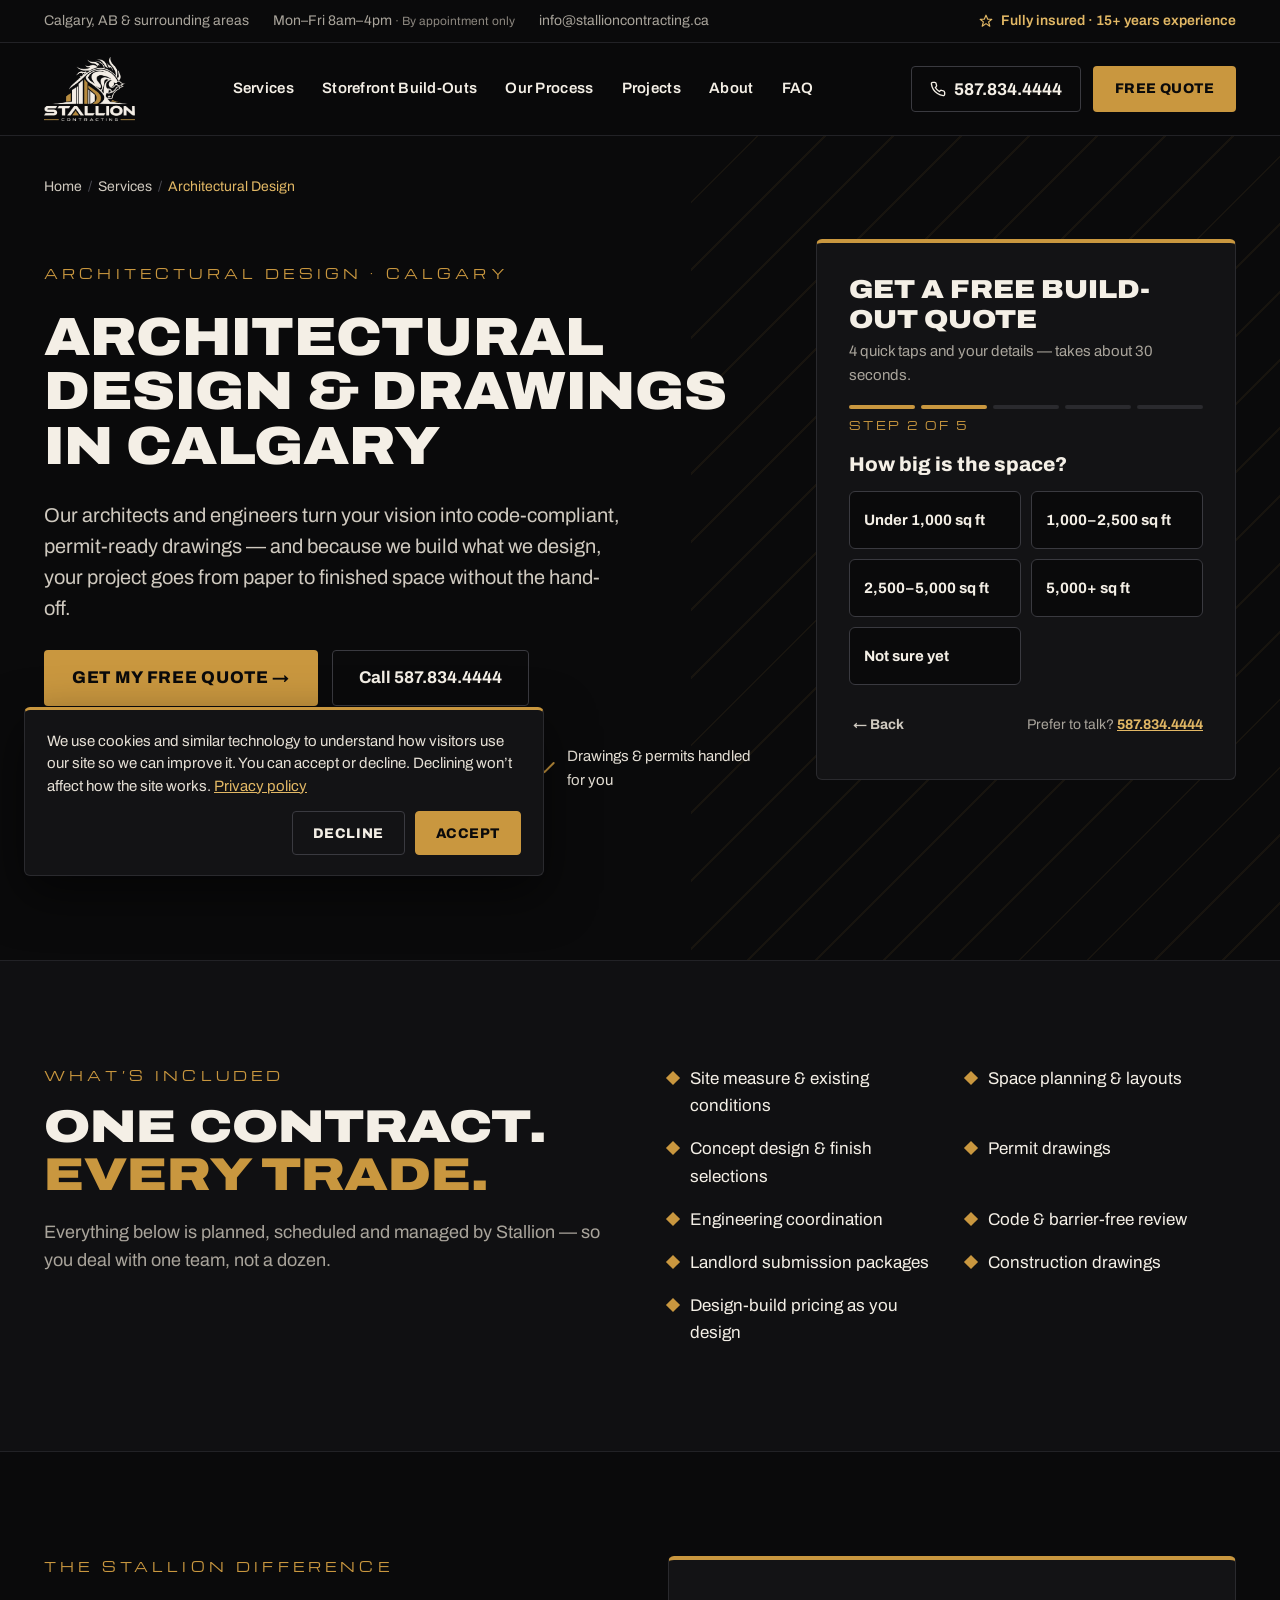
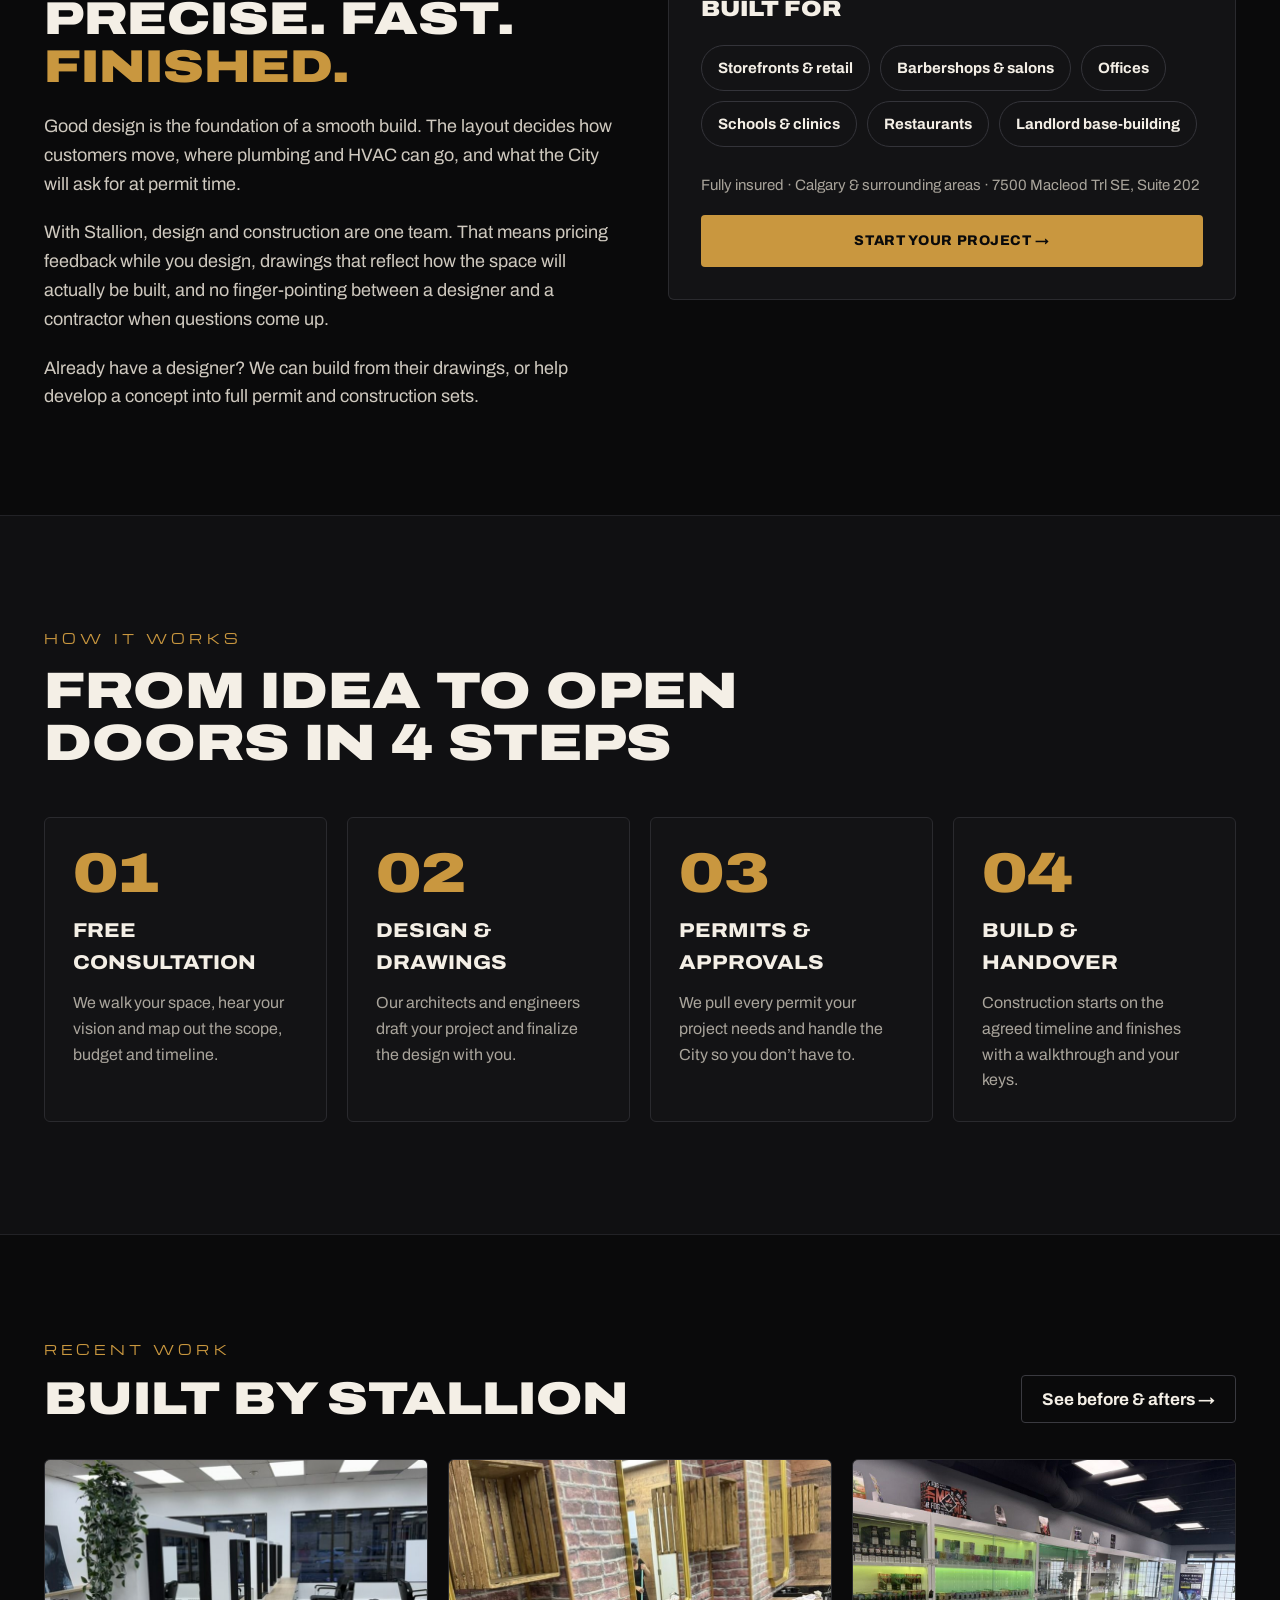
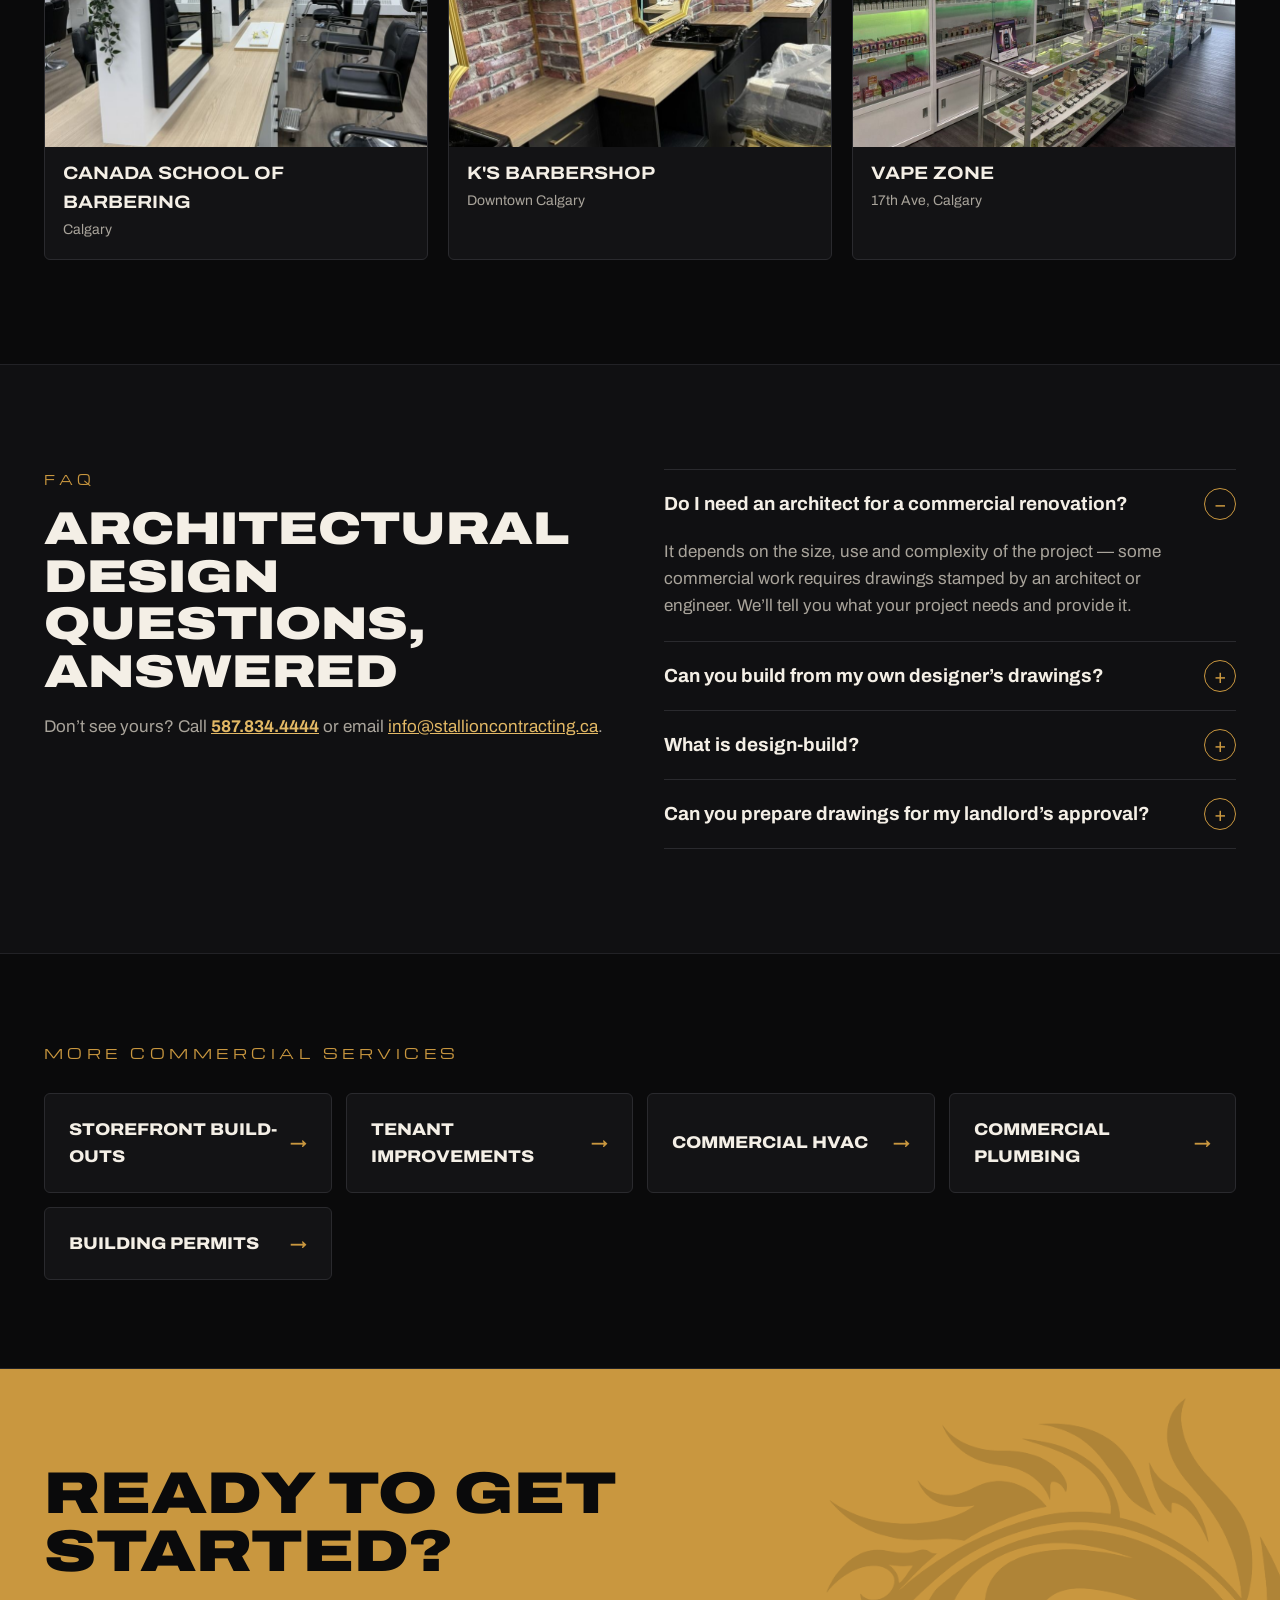
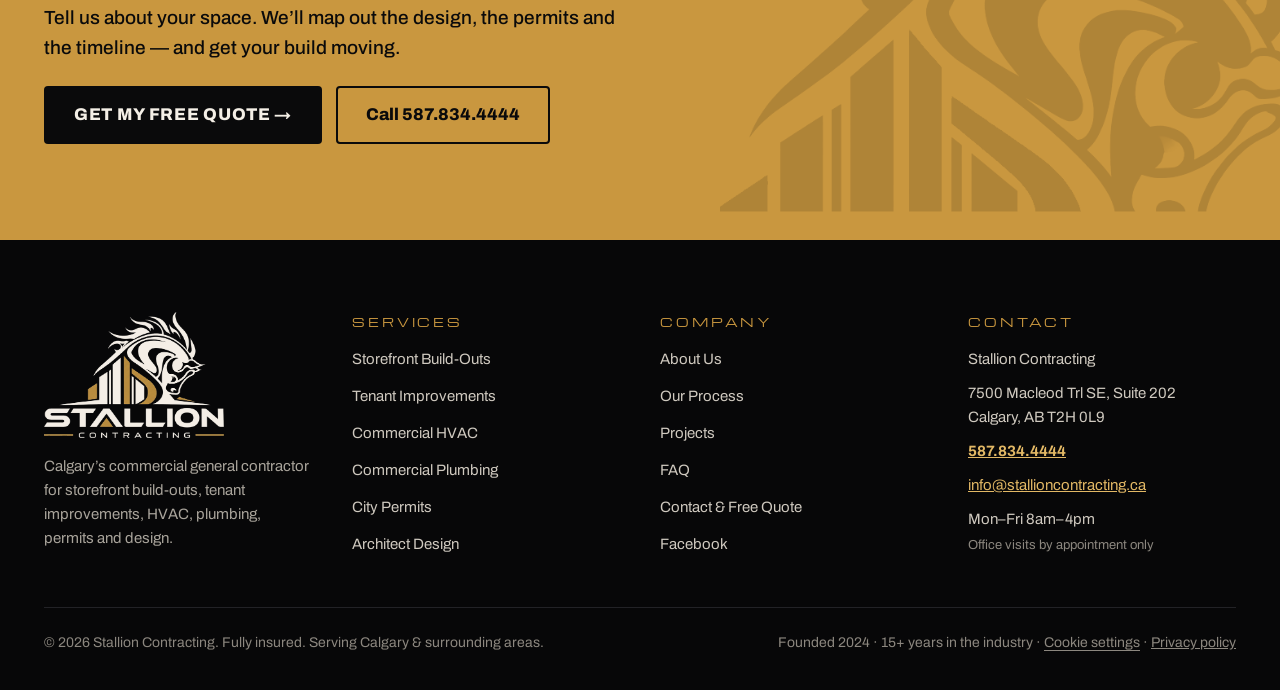
<file: architectural-design-calgary/index.html>
<!doctype html>
<html lang="en-CA">
<head>
<meta charset="utf-8">
<meta name="viewport" content="width=device-width, initial-scale=1, viewport-fit=cover">
<title>Commercial Architectural Design Calgary | Design-Build | Stallion Contracting</title>
<meta name="description" content="Commercial architectural design and drawings in Calgary: space planning, permit drawings, engineering coordination and design-build for storefronts, offices and tenant improvements.">
<link rel="canonical" href="https://stallioncontracting.ca/architectural-design-calgary/">
<meta name="robots" content="index, follow, max-image-preview:large">
<meta name="theme-color" content="#0A0A0B">
<meta property="og:type" content="website">
<meta property="og:site_name" content="Stallion Contracting">
<meta property="og:locale" content="en_CA">
<meta property="og:title" content="Commercial Architectural Design Calgary | Design-Build | Stallion Contracting">
<meta property="og:description" content="Commercial architectural design and drawings in Calgary: space planning, permit drawings, engineering coordination and design-build for storefronts, offices and tenant improvements.">
<meta property="og:url" content="https://stallioncontracting.ca/architectural-design-calgary/">
<meta property="og:image" content="https://stallioncontracting.ca/assets/img/og-image.jpg">
<meta property="og:image:width" content="1200">
<meta property="og:image:height" content="630">
<meta name="twitter:card" content="summary_large_image">
<link rel="icon" type="image/png" sizes="32x32" href="../assets/img/favicon-32.png">
<link rel="apple-touch-icon" href="../assets/img/apple-touch-icon.png">
<link rel="preconnect" href="https://fonts.googleapis.com">
<link rel="preconnect" href="https://fonts.gstatic.com" crossorigin>
<link rel="stylesheet" href="https://fonts.googleapis.com/css2?family=Archivo:wdth,wght@62..125,400..900&amp;family=Michroma&amp;display=swap">
<link rel="stylesheet" href="../assets/css/site.css?v=b079c1cd67">
<script>/* idpixel analytics: loads only after the visitor accepts cookies */(function(){try{if(localStorage.getItem('stConsent')==='accepted'){var s=document.createElement('script');s.src='https://cdn.idpixel.app/v1/idp-analytics-6aeba4a785a6346380ba4a94.min.js';s.defer=true;document.head.appendChild(s);}}catch(e){}})();</script>

<script type="application/ld+json">{"@context": "https://schema.org", "@type": "Service", "name": "Architectural Design in Calgary", "serviceType": "Architectural Design", "description": "Commercial architectural design and drawings in Calgary: space planning, permit drawings, engineering coordination and design-build for storefronts, offices and tenant improvements.", "url": "https://stallioncontracting.ca/architectural-design-calgary/", "provider": {"@type": "GeneralContractor", "@id": "https://stallioncontracting.ca/#business", "name": "Stallion Contracting", "telephone": "+1-587-834-4444", "url": "https://stallioncontracting.ca/", "address": {"@type": "PostalAddress", "streetAddress": "7500 Macleod Trl SE, Suite 202", "addressLocality": "Calgary", "addressRegion": "AB", "postalCode": "T2H 0L9", "addressCountry": "CA"}}, "areaServed": {"@type": "City", "name": "Calgary"}}</script>
<script type="application/ld+json">{"@context": "https://schema.org", "@type": "BreadcrumbList", "itemListElement": [{"@type": "ListItem", "position": 1, "name": "Home", "item": "https://stallioncontracting.ca/"}, {"@type": "ListItem", "position": 2, "name": "Services", "item": "https://stallioncontracting.ca/#services"}, {"@type": "ListItem", "position": 3, "name": "Architectural Design", "item": "https://stallioncontracting.ca/architectural-design-calgary/"}]}</script>
<script type="application/ld+json">{"@context": "https://schema.org", "@type": "FAQPage", "mainEntity": [{"@type": "Question", "name": "Do I need an architect for a commercial renovation?", "acceptedAnswer": {"@type": "Answer", "text": "It depends on the size, use and complexity of the project — some commercial work requires drawings stamped by an architect or engineer. We’ll tell you what your project needs and provide it."}}, {"@type": "Question", "name": "Can you build from my own designer’s drawings?", "acceptedAnswer": {"@type": "Answer", "text": "Yes. We can price and build from existing drawings, or help turn a concept into permit-ready and construction-ready sets."}}, {"@type": "Question", "name": "What is design-build?", "acceptedAnswer": {"@type": "Answer", "text": "Design-build means one company handles both design and construction. You get one contract, earlier cost feedback, and a team that’s accountable for the finished result."}}, {"@type": "Question", "name": "Can you prepare drawings for my landlord’s approval?", "acceptedAnswer": {"@type": "Answer", "text": "Yes. We prepare landlord submission packages that follow your building’s tenant criteria, alongside the City permit drawings."}}]}</script>
</head>
<body>
<div class="site-wrap" style="background: #0A0A0B; color: #F4EFE6; font-family: 'Archivo', system-ui, sans-serif; font-size: 17px; line-height: 1.6; min-width: 0">
<a class="skip-link" href="#main">Skip to content</a>
<!-- TOP BAR -->
<div style="border-bottom: 1px solid #222226; background: #0A0A0B">
<div class="topbar-inner" style="max-width: 1240px; margin: 0 auto; padding: 10px 24px; display: flex; flex-wrap: wrap; justify-content: space-between; align-items: center; gap: 8px 24px; font-size: 14px; color: #A9A49B">
<div style="display: flex; flex-wrap: wrap; gap: 6px 24px; align-items: center">
<span class="tb-area">Calgary, AB &amp; surrounding areas</span>
<span>Mon–Fri 8am–4pm <span style="font-size: 12px; color: #8C877F">· By appointment only</span></span>
<a class="tb-email" href="mailto:info@stallioncontracting.ca" style="color: #A9A49B; text-decoration: none">info@stallioncontracting.ca</a>
</div>
<div style="display: flex; gap: 8px; align-items: center; color: #E2B865; font-weight: 600"><svg aria-hidden="true" width="14" height="14" viewBox="0 0 24 24" fill="none" stroke="currentColor" stroke-width="2" stroke-linecap="round" stroke-linejoin="round"><path d="M12 2l3 7h7l-5.5 4.5L18.5 21 12 16.5 5.5 21l2-7.5L2 9h7z"></path></svg>Fully insured · 15+ years experience</div>
</div>
</div>

<!-- NAV -->
<header class="hdr site-header" style="position: sticky; top: 0; z-index: 20; background: rgba(10,10,11,0.94); border-bottom: 1px solid #222226; backdrop-filter: blur(8px)">
<nav aria-label="Main" style="max-width: 1240px; margin: 0 auto; padding: 14px 24px; display: flex; flex-wrap: wrap; align-items: center; justify-content: space-between; gap: 14px 32px">
<a class="logo-glint" href="../" aria-label="Stallion Contracting home" style="display: flex; align-items: center"><img src="../assets/img/logo-light-560.png" alt="Stallion Contracting" width="91" height="64" style="height: 64px; width: auto; display: block"></a>
<div class="nav-links" style="display: flex; flex-wrap: wrap; align-items: center; gap: 6px 28px; font-size: 15px; font-weight: 600; letter-spacing: 0.02em">
<a class="navlink" href="../#services" style="color: #F4EFE6">Services</a>
<a class="navlink" href="../storefront-build-outs-calgary/" style="color: #F4EFE6">Storefront Build-Outs</a>
<a class="navlink" href="../#process" style="color: #F4EFE6">Our Process</a>
<a class="navlink" href="../#projects" style="color: #F4EFE6">Projects</a>
<a class="navlink" href="../#about" style="color: #F4EFE6">About</a>
<a class="navlink" href="../#faq" style="color: #F4EFE6">FAQ</a>
</div>
<div style="display: flex; flex-wrap: wrap; align-items: center; gap: 12px">
<a class="btn-line nav-call" href="tel:+15878344444" style="display: inline-flex; align-items: center; gap: 8px; min-height: 46px; padding: 0 18px; border: 1px solid #3A3A40; border-radius: 4px; color: #F4EFE6; text-decoration: none; font-weight: 700"><svg aria-hidden="true" width="16" height="16" viewBox="0 0 24 24" fill="none" stroke="currentColor" stroke-width="2" stroke-linecap="round" stroke-linejoin="round"><path d="M22 16.9v3a2 2 0 0 1-2.2 2 19.8 19.8 0 0 1-8.6-3.1 19.5 19.5 0 0 1-6-6A19.8 19.8 0 0 1 2.1 4.2 2 2 0 0 1 4.1 2h3a2 2 0 0 1 2 1.7c.1.9.4 1.8.7 2.7a2 2 0 0 1-.5 2.1L8 9.8a16 16 0 0 0 6 6l1.3-1.3a2 2 0 0 1 2.1-.4c.9.3 1.8.6 2.7.7a2 2 0 0 1 1.7 2z"></path></svg>587.834.4444</a>
<a class="btn-gold cta-glow" href="#quote" style="display: inline-flex; align-items: center; min-height: 46px; padding: 0 22px; background: #C9973F; color: #0A0A0B; border-radius: 4px; text-decoration: none; font-weight: 800; letter-spacing: 0.03em; text-transform: uppercase; font-size: 14px">Free Quote</a>
</div>
</nav>
</header>
<main id="main">
<section aria-labelledby="svc-title" style="position: relative; overflow: hidden; border-bottom: 1px solid #222226">
<div class="stripes-drift" aria-hidden="true" style="position: absolute; top: 0; right: 0; width: 46%; height: 100%; background: repeating-linear-gradient(135deg, transparent 0 46px, rgba(201,151,63,0.07) 46px 48px); pointer-events: none"></div>
<div style="position: relative; max-width: 1240px; margin: 0 auto; padding: 40px 24px 96px; display: flex; flex-direction: column; gap: 40px">
<nav aria-label="Breadcrumb" class="crumbs"><ol><li><a href="../">Home</a></li><li><a href="../#services">Services</a></li><li aria-current="page">Architectural Design</li></ol></nav>
<div style="display: flex; flex-wrap: wrap; gap: 56px; align-items: flex-start">
<div style="flex: 999 1 480px; display: flex; flex-direction: column; gap: 26px; min-width: 0; padding-top: 24px">
<p class="rise d1" style="margin: 0; font-family: 'Michroma', sans-serif; font-size: 13px; letter-spacing: 0.32em; text-transform: uppercase; color: #C9973F">Architectural Design · Calgary</p>
<h1 id="svc-title" class="rise d2" style="margin: 0; font-size: clamp(34px, 4.2vw, 58px); line-height: 1.02; font-weight: 900; font-stretch: 112%; text-transform: uppercase; overflow-wrap: anywhere">Architectural design &amp; drawings in Calgary</h1>
<p class="rise d3" style="margin: 0; max-width: 580px; font-size: 20px; line-height: 1.55; color: #CFC9BF">Our architects and engineers turn your vision into code-compliant, permit-ready drawings — and because we build what we design, your project goes from paper to finished space without the hand-off.</p>
<div class="rise d4" style="display: flex; flex-wrap: wrap; gap: 14px">
<a class="btn-gold" href="#quote" style="display: inline-flex; align-items: center; min-height: 56px; padding: 0 28px; background: #C9973F; color: #0A0A0B; border-radius: 4px; text-decoration: none; font-weight: 800; letter-spacing: 0.04em; text-transform: uppercase">Get My Free Quote →</a>
<a class="btn-line" href="tel:+15878344444" style="display: inline-flex; align-items: center; min-height: 56px; padding: 0 26px; border: 1px solid #3A3A40; border-radius: 4px; color: #F4EFE6; text-decoration: none; font-weight: 700">Call 587.834.4444</a>
</div>
<ul class="rise d5" style="margin: 0; padding: 0; list-style: none; display: grid; grid-template-columns: repeat(auto-fit, minmax(220px, 1fr)); gap: 12px 24px; font-size: 15px; color: #E6E0D6">
<li style="display: flex; gap: 10px; align-items: center"><svg aria-hidden="true" width="20" height="20" viewBox="0 0 24 24" fill="none" stroke="#C9973F" stroke-width="2.4" stroke-linecap="round" stroke-linejoin="round"><path d="M20 6L9 17l-5-5"></path></svg>Fully insured on every project</li>
<li style="display: flex; gap: 10px; align-items: center"><svg aria-hidden="true" width="20" height="20" viewBox="0 0 24 24" fill="none" stroke="#C9973F" stroke-width="2.4" stroke-linecap="round" stroke-linejoin="round"><path d="M20 6L9 17l-5-5"></path></svg>15+ years leading commercial builds from first sketch to handover</li>
<li style="display: flex; gap: 10px; align-items: center"><svg aria-hidden="true" width="20" height="20" viewBox="0 0 24 24" fill="none" stroke="#C9973F" stroke-width="2.4" stroke-linecap="round" stroke-linejoin="round"><path d="M20 6L9 17l-5-5"></path></svg>Drawings &amp; permits handled for you</li>
<li style="display: flex; gap: 10px; align-items: center"><svg aria-hidden="true" width="20" height="20" viewBox="0 0 24 24" fill="none" stroke="#C9973F" stroke-width="2.4" stroke-linecap="round" stroke-linejoin="round"><path d="M20 6L9 17l-5-5"></path></svg>One team, one point of contact</li>
</ul>
</div>
<div id="quote" class="slide-in" style="flex: 1 1 420px; max-width: 460px; position: relative; z-index: 1; background: #131315; border: 1px solid #2A2A2E; border-top: 4px solid #C9973F; border-radius: 6px; padding: 32px; min-width: 0">
<form id="quote-form" class="quiz" action="../send-quote.php" data-backup="https://formsubmit.co/ajax/info@stallioncontracting.ca" method="POST" aria-labelledby="quote-title" data-preset="Design &amp; permits" style="display: flex; flex-direction: column; gap: 18px; margin: 0">
<input type="hidden" name="_subject" value="New quote request — stallioncontracting.ca">
<input type="hidden" name="_template" value="table">
<input type="hidden" name="_captcha" value="false">
<input type="hidden" name="page" value="Architectural Design page">
<input type="text" name="_honey" class="hp" tabindex="-1" autocomplete="off" aria-hidden="true">
<div>
<h2 id="quote-title" style="margin: 0 0 4px; font-size: 26px; line-height: 1.15; font-weight: 900; font-stretch: 115%; text-transform: uppercase">Get a free build-out quote</h2>
<p style="margin: 0; font-size: 15px; color: #A9A49B">4 quick taps and your details — takes about 30 seconds.</p>
</div>
<div class="qprog"><div class="qbars" aria-hidden="true"><span></span><span></span><span></span><span></span><span></span></div><p class="qnum" aria-live="polite">Step <span id="q-num">1</span> of 5</p></div>
<fieldset class="qstep" data-step="0"><legend class="qlegend" tabindex="-1">What are you building?</legend><div class="qgrid"><input class="qradio" type="radio" name="project_type" id="q-project_type-0" value="Storefront build-out"><label class="qopt" for="q-project_type-0">Storefront build-out</label><input class="qradio" type="radio" name="project_type" id="q-project_type-1" value="Tenant improvement"><label class="qopt" for="q-project_type-1">Tenant improvement</label><input class="qradio" type="radio" name="project_type" id="q-project_type-2" value="Commercial HVAC"><label class="qopt" for="q-project_type-2">Commercial HVAC</label><input class="qradio" type="radio" name="project_type" id="q-project_type-3" value="Commercial plumbing"><label class="qopt" for="q-project_type-3">Commercial plumbing</label><input class="qradio" type="radio" name="project_type" id="q-project_type-4" value="Design &amp; permits"><label class="qopt" for="q-project_type-4">Design &amp; permits</label><input class="qradio" type="radio" name="project_type" id="q-project_type-5" value="Something else"><label class="qopt" for="q-project_type-5">Something else</label></div></fieldset><fieldset class="qstep" data-step="1"><legend class="qlegend" tabindex="-1">How big is the space?</legend><div class="qgrid"><input class="qradio" type="radio" name="space_size" id="q-space_size-0" value="Under 1,000 sq ft"><label class="qopt" for="q-space_size-0">Under 1,000 sq ft</label><input class="qradio" type="radio" name="space_size" id="q-space_size-1" value="1,000–2,500 sq ft"><label class="qopt" for="q-space_size-1">1,000–2,500 sq ft</label><input class="qradio" type="radio" name="space_size" id="q-space_size-2" value="2,500–5,000 sq ft"><label class="qopt" for="q-space_size-2">2,500–5,000 sq ft</label><input class="qradio" type="radio" name="space_size" id="q-space_size-3" value="5,000+ sq ft"><label class="qopt" for="q-space_size-3">5,000+ sq ft</label><input class="qradio" type="radio" name="space_size" id="q-space_size-4" value="Not sure yet"><label class="qopt" for="q-space_size-4">Not sure yet</label></div></fieldset><fieldset class="qstep" data-step="2"><legend class="qlegend" tabindex="-1">When do you want to start?</legend><div class="qgrid"><input class="qradio" type="radio" name="timeline" id="q-timeline-0" value="As soon as possible"><label class="qopt" for="q-timeline-0">As soon as possible</label><input class="qradio" type="radio" name="timeline" id="q-timeline-1" value="Within 1–3 months"><label class="qopt" for="q-timeline-1">Within 1–3 months</label><input class="qradio" type="radio" name="timeline" id="q-timeline-2" value="3–6 months out"><label class="qopt" for="q-timeline-2">3–6 months out</label><input class="qradio" type="radio" name="timeline" id="q-timeline-3" value="Just planning"><label class="qopt" for="q-timeline-3">Just planning</label></div></fieldset><fieldset class="qstep" data-step="3"><legend class="qlegend" tabindex="-1">Do you have drawings or permits?</legend><div class="qgrid"><input class="qradio" type="radio" name="drawings_permits" id="q-drawings_permits-0" value="Need design &amp; permits"><label class="qopt" for="q-drawings_permits-0">Need design &amp; permits</label><input class="qradio" type="radio" name="drawings_permits" id="q-drawings_permits-1" value="Have drawings, need permits"><label class="qopt" for="q-drawings_permits-1">Have drawings, need permits</label><input class="qradio" type="radio" name="drawings_permits" id="q-drawings_permits-2" value="Drawings &amp; permits ready"><label class="qopt" for="q-drawings_permits-2">Drawings &amp; permits ready</label><input class="qradio" type="radio" name="drawings_permits" id="q-drawings_permits-3" value="Not sure"><label class="qopt" for="q-drawings_permits-3">Not sure</label></div></fieldset><div class="qstep" data-step="4">
<p class="qlegend" tabindex="-1">Where should we send your quote?</p>
<div id="q-summary" class="qsummary"></div>
<div style="display: grid; grid-template-columns: repeat(auto-fit, minmax(190px, 1fr)); gap: 14px; margin-top: 14px">
<div style="display: flex; flex-direction: column; gap: 6px"><label for="f-name" style="font-size: 13px; font-weight: 700; letter-spacing: 0.04em; text-transform: uppercase; color: #CFC9BF">Full name</label><input id="f-name" name="name" type="text" required autocomplete="name" placeholder="Jane Smith" style="min-height: 48px; padding: 0 14px; background: #0A0A0B; border: 1px solid #34343A; border-radius: 4px; color: #F4EFE6; font: inherit; font-size: 16px"></div>
<div style="display: flex; flex-direction: column; gap: 6px"><label for="f-phone" style="font-size: 13px; font-weight: 700; letter-spacing: 0.04em; text-transform: uppercase; color: #CFC9BF">Phone</label><input id="f-phone" name="phone" type="tel" required autocomplete="tel" placeholder="(403) 555-0123" style="min-height: 48px; padding: 0 14px; background: #0A0A0B; border: 1px solid #34343A; border-radius: 4px; color: #F4EFE6; font: inherit; font-size: 16px"></div>
</div>
<div style="display: flex; flex-direction: column; gap: 6px; margin-top: 14px"><label for="f-email" style="font-size: 13px; font-weight: 700; letter-spacing: 0.04em; text-transform: uppercase; color: #CFC9BF">Email</label><input id="f-email" name="email" type="email" autocomplete="email" placeholder="you@business.com" style="min-height: 48px; padding: 0 14px; background: #0A0A0B; border: 1px solid #34343A; border-radius: 4px; color: #F4EFE6; font: inherit; font-size: 16px"></div>
<div style="display: flex; flex-direction: column; gap: 6px; margin-top: 14px"><label for="f-msg" style="font-size: 13px; font-weight: 700; letter-spacing: 0.04em; text-transform: uppercase; color: #CFC9BF">Anything else? <span style="font-weight: 400; text-transform: none; letter-spacing: 0; color: #8C877F">(address, opening date, notes)</span></label><textarea id="f-msg" name="details" rows="2" placeholder="e.g. Unit at Deerfoot Meadows, opening in spring" style="padding: 12px 14px; background: #0A0A0B; border: 1px solid #34343A; border-radius: 4px; color: #F4EFE6; font: inherit; font-size: 16px; resize: vertical"></textarea></div>
<button class="btn-gold" type="submit" style="width: 100%; margin-top: 16px; min-height: 56px; border: 0; border-radius: 4px; background: #C9973F; color: #0A0A0B; font: inherit; font-size: 16px; font-weight: 800; letter-spacing: 0.05em; text-transform: uppercase; cursor: pointer">Send My Quote Request →</button>
<p class="form-privacy" style="margin: 10px 0 0; font-size: 13px; line-height: 1.5; color: #8C877F">We use your details only to reply to your request. See our <a href="/privacy-policy/" style="color: #CFC9BF">privacy policy</a>.</p>
</div>
<div class="qfoot"><button type="button" id="q-back" class="qback" hidden>← Back</button><p style="margin: 0 0 0 auto; font-size: 14px; color: #A9A49B">Prefer to talk? <a href="tel:+15878344444" style="font-weight: 700">587.834.4444</a></p></div>
<p id="form-error" role="alert" hidden style="margin: 0; padding: 12px 14px; border: 1px solid #C9973F; border-radius: 4px; font-size: 15px; color: #F4EFE6">Sorry — that didn’t send. Please call <a href="tel:+15878344444" style="font-weight: 700">587.834.4444</a> or email <a href="mailto:info@stallioncontracting.ca">info@stallioncontracting.ca</a>.</p>
</form>
<div id="quote-success" role="status" tabindex="-1" hidden style="display: flex; flex-direction: column; gap: 14px; align-items: flex-start; padding: 24px 0">
<svg aria-hidden="true" width="44" height="44" viewBox="0 0 24 24" fill="none" stroke="#C9973F" stroke-width="2" stroke-linecap="round" stroke-linejoin="round"><circle cx="12" cy="12" r="10"></circle><path d="M16 9l-5.5 6L8 12.5"></path></svg>
<h2 style="margin: 0; font-size: 28px; font-weight: 900; font-stretch: 115%; text-transform: uppercase">Request received.</h2>
<p style="margin: 0; color: #CFC9BF">Thanks — a member of the Stallion team will call you to talk through your project. Need us sooner? Call <a href="tel:+15878344444">587.834.4444</a>.</p>
<button id="quote-reset" class="btn-line" type="button" style="min-height: 46px; padding: 0 18px; background: transparent; border: 1px solid #3A3A40; border-radius: 4px; color: #F4EFE6; font: inherit; font-weight: 700; cursor: pointer">Send another request</button>
</div>
</div>
</div>
</div>
</section>

<section aria-labelledby="inc-title" style="background: #101012; border-bottom: 1px solid #222226">
<div style="max-width: 1240px; margin: 0 auto; padding: 104px 24px; display: grid; grid-template-columns: repeat(auto-fit, minmax(min(100%, 420px), 1fr)); gap: 56px; align-items: start">
<div style="display: flex; flex-direction: column; gap: 18px">
<p style="margin: 0; font-family: 'Michroma', sans-serif; font-size: 13px; letter-spacing: 0.32em; text-transform: uppercase; color: #C9973F">What’s included</p>
<h2 id="inc-title" style="margin: 0; font-size: clamp(30px, 3.6vw, 46px); line-height: 1.04; font-weight: 900; font-stretch: 125%; text-transform: uppercase">One contract. <span style="color: #C9973F">Every trade.</span></h2>
<p style="margin: 0; font-size: 18px; color: #A9A49B">Everything below is planned, scheduled and managed by Stallion — so you deal with one team, not a dozen.</p>
</div>
<ul style="margin: 0; padding: 0; list-style: none; display: grid; grid-template-columns: repeat(auto-fit, minmax(230px, 1fr)); gap: 16px 28px; font-size: 17px"><li style="display: flex; gap: 12px; align-items: flex-start"><span aria-hidden="true" style="flex: none; margin-top: 8px; width: 10px; height: 10px; background: #C9973F; transform: rotate(45deg)"></span><span>Site measure &amp; existing conditions</span></li><li style="display: flex; gap: 12px; align-items: flex-start"><span aria-hidden="true" style="flex: none; margin-top: 8px; width: 10px; height: 10px; background: #C9973F; transform: rotate(45deg)"></span><span>Space planning &amp; layouts</span></li><li style="display: flex; gap: 12px; align-items: flex-start"><span aria-hidden="true" style="flex: none; margin-top: 8px; width: 10px; height: 10px; background: #C9973F; transform: rotate(45deg)"></span><span>Concept design &amp; finish selections</span></li><li style="display: flex; gap: 12px; align-items: flex-start"><span aria-hidden="true" style="flex: none; margin-top: 8px; width: 10px; height: 10px; background: #C9973F; transform: rotate(45deg)"></span><span>Permit drawings</span></li><li style="display: flex; gap: 12px; align-items: flex-start"><span aria-hidden="true" style="flex: none; margin-top: 8px; width: 10px; height: 10px; background: #C9973F; transform: rotate(45deg)"></span><span>Engineering coordination</span></li><li style="display: flex; gap: 12px; align-items: flex-start"><span aria-hidden="true" style="flex: none; margin-top: 8px; width: 10px; height: 10px; background: #C9973F; transform: rotate(45deg)"></span><span>Code &amp; barrier-free review</span></li><li style="display: flex; gap: 12px; align-items: flex-start"><span aria-hidden="true" style="flex: none; margin-top: 8px; width: 10px; height: 10px; background: #C9973F; transform: rotate(45deg)"></span><span>Landlord submission packages</span></li><li style="display: flex; gap: 12px; align-items: flex-start"><span aria-hidden="true" style="flex: none; margin-top: 8px; width: 10px; height: 10px; background: #C9973F; transform: rotate(45deg)"></span><span>Construction drawings</span></li><li style="display: flex; gap: 12px; align-items: flex-start"><span aria-hidden="true" style="flex: none; margin-top: 8px; width: 10px; height: 10px; background: #C9973F; transform: rotate(45deg)"></span><span>Design-build pricing as you design</span></li></ul>
</div>
</section>

<section aria-labelledby="why-title" style="border-bottom: 1px solid #222226">
<div style="max-width: 1240px; margin: 0 auto; padding: 104px 24px; display: grid; grid-template-columns: repeat(auto-fit, minmax(min(100%, 420px), 1fr)); gap: 56px; align-items: start">
<div style="display: flex; flex-direction: column; gap: 20px">
<p style="margin: 0; font-family: 'Michroma', sans-serif; font-size: 13px; letter-spacing: 0.32em; text-transform: uppercase; color: #C9973F">The Stallion Difference</p>
<h2 id="why-title" style="margin: 0; font-size: clamp(30px, 3.6vw, 46px); line-height: 1.04; font-weight: 900; font-stretch: 125%; text-transform: uppercase">Precise. Fast. <span style="color: #C9973F">Finished.</span></h2>
<p style="margin: 0; font-size: 18px; color: #CFC9BF">Good design is the foundation of a smooth build. The layout decides how customers move, where plumbing and HVAC can go, and what the City will ask for at permit time.</p><p style="margin: 0; font-size: 18px; color: #CFC9BF">With Stallion, design and construction are one team. That means pricing feedback while you design, drawings that reflect how the space will actually be built, and no finger-pointing between a designer and a contractor when questions come up.</p><p style="margin: 0; font-size: 18px; color: #CFC9BF">Already have a designer? We can build from their drawings, or help develop a concept into full permit and construction sets.</p>
</div>
<div style="display: flex; flex-direction: column; gap: 18px; padding: 32px; background: #131315; border: 1px solid #2A2A2E; border-top: 4px solid #C9973F; border-radius: 6px">
<h3 style="margin: 0; font-size: 22px; font-weight: 900; font-stretch: 115%; text-transform: uppercase">Built for</h3>
<ul style="margin: 0; padding: 0; list-style: none; display: flex; flex-wrap: wrap; gap: 10px"><li style="padding: 10px 16px; border: 1px solid #34343A; border-radius: 999px; font-weight: 700; font-size: 15px">Storefronts &amp; retail</li><li style="padding: 10px 16px; border: 1px solid #34343A; border-radius: 999px; font-weight: 700; font-size: 15px">Barbershops &amp; salons</li><li style="padding: 10px 16px; border: 1px solid #34343A; border-radius: 999px; font-weight: 700; font-size: 15px">Offices</li><li style="padding: 10px 16px; border: 1px solid #34343A; border-radius: 999px; font-weight: 700; font-size: 15px">Schools &amp; clinics</li><li style="padding: 10px 16px; border: 1px solid #34343A; border-radius: 999px; font-weight: 700; font-size: 15px">Restaurants</li><li style="padding: 10px 16px; border: 1px solid #34343A; border-radius: 999px; font-weight: 700; font-size: 15px">Landlord base-building</li></ul>
<p style="margin: 8px 0 0; font-size: 15px; color: #A9A49B">Fully insured · Calgary &amp; surrounding areas · 7500 Macleod Trl SE, Suite 202</p>
<a class="btn-gold" href="#quote" style="display: inline-flex; align-items: center; justify-content: center; min-height: 52px; padding: 0 22px; background: #C9973F; color: #0A0A0B; border-radius: 4px; text-decoration: none; font-weight: 800; letter-spacing: 0.04em; text-transform: uppercase; font-size: 14px">Start your project →</a>
</div>
</div>
</section>

<!-- PROCESS -->
<section id="process" aria-labelledby="process-title" style="background: #101012; border-bottom: 1px solid #222226">
<div style="max-width: 1240px; margin: 0 auto; padding: 112px 24px; display: flex; flex-direction: column; gap: 48px">
<div style="display: flex; flex-direction: column; gap: 16px; max-width: 760px">
<p style="margin: 0; font-family: 'Michroma', sans-serif; font-size: 13px; letter-spacing: 0.32em; text-transform: uppercase; color: #C9973F">How It Works</p>
<h2 id="process-title" style="margin: 0; font-size: clamp(34px, 4vw, 52px); line-height: 1.02; font-weight: 900; font-stretch: 125%; text-transform: uppercase">From idea to open doors in 4 steps</h2>
</div>
<ol style="margin: 0; padding: 0; list-style: none; display: grid; grid-template-columns: repeat(auto-fit, minmax(min(100%, 240px), 1fr)); gap: 20px">
<li style="position: relative; padding: 28px; background: #131315; border: 1px solid #2A2A2E; border-radius: 6px; display: flex; flex-direction: column; gap: 12px">
<span style="font-size: 56px; line-height: 1; font-weight: 900; font-stretch: 125%; color: #C9973F">01</span>
<h3 style="margin: 0; font-size: 20px; font-weight: 800; font-stretch: 112%; text-transform: uppercase">Free consultation</h3>
<p style="margin: 0; font-size: 16px; color: #A9A49B">We walk your space, hear your vision and map out the scope, budget and timeline.</p>
</li>
<li style="position: relative; padding: 28px; background: #131315; border: 1px solid #2A2A2E; border-radius: 6px; display: flex; flex-direction: column; gap: 12px">
<span style="font-size: 56px; line-height: 1; font-weight: 900; font-stretch: 125%; color: #C9973F">02</span>
<h3 style="margin: 0; font-size: 20px; font-weight: 800; font-stretch: 112%; text-transform: uppercase">Design &amp; drawings</h3>
<p style="margin: 0; font-size: 16px; color: #A9A49B">Our architects and engineers draft your project and finalize the design with you.</p>
</li>
<li style="position: relative; padding: 28px; background: #131315; border: 1px solid #2A2A2E; border-radius: 6px; display: flex; flex-direction: column; gap: 12px">
<span style="font-size: 56px; line-height: 1; font-weight: 900; font-stretch: 125%; color: #C9973F">03</span>
<h3 style="margin: 0; font-size: 20px; font-weight: 800; font-stretch: 112%; text-transform: uppercase">Permits &amp; approvals</h3>
<p style="margin: 0; font-size: 16px; color: #A9A49B">We pull every permit your project needs and handle the City so you don’t have to.</p>
</li>
<li style="position: relative; padding: 28px; background: #131315; border: 1px solid #2A2A2E; border-radius: 6px; display: flex; flex-direction: column; gap: 12px">
<span style="font-size: 56px; line-height: 1; font-weight: 900; font-stretch: 125%; color: #C9973F">04</span>
<h3 style="margin: 0; font-size: 20px; font-weight: 800; font-stretch: 112%; text-transform: uppercase">Build &amp; handover</h3>
<p style="margin: 0; font-size: 16px; color: #A9A49B">Construction starts on the agreed timeline and finishes with a walkthrough and your keys.</p>
</li>
</ol>
</div>
</section>

<section aria-labelledby="work-title" style="border-bottom: 1px solid #222226">
<div style="max-width: 1240px; margin: 0 auto; padding: 104px 24px; display: flex; flex-direction: column; gap: 36px">
<div style="display: flex; flex-wrap: wrap; justify-content: space-between; align-items: flex-end; gap: 20px">
<div style="display: flex; flex-direction: column; gap: 16px"><p style="margin: 0; font-family: 'Michroma', sans-serif; font-size: 13px; letter-spacing: 0.32em; text-transform: uppercase; color: #C9973F">Recent Work</p><h2 id="work-title" style="margin: 0; font-size: clamp(30px, 3.6vw, 46px); line-height: 1.04; font-weight: 900; font-stretch: 125%; text-transform: uppercase">Built by Stallion</h2></div>
<a class="btn-line" href="../#projects" style="display: inline-flex; align-items: center; min-height: 48px; padding: 0 20px; border: 1px solid #3A3A40; border-radius: 4px; color: #F4EFE6; text-decoration: none; font-weight: 700">See before &amp; afters →</a>
</div>
<div style="display: grid; grid-template-columns: repeat(auto-fit, minmax(min(100%, 300px), 1fr)); gap: 20px"><a class="card" href="../#projects" style="min-width: 0; display: flex; flex-direction: column; gap: 12px; color: #F4EFE6; text-decoration: none; border: 1px solid #2A2A2E; border-radius: 6px; overflow: hidden; background: #131315">
<img src="../assets/img/projects/canada-school-of-barbering-mirror-stations.jpg" alt="Canada School of Barbering, Calgary — built by Stallion Contracting" loading="lazy" style="width: 100%; aspect-ratio: 4 / 3; object-fit: cover; display: block">
<span style="padding: 0 18px 18px; display: flex; flex-direction: column; gap: 2px"><strong style="font-size: 18px; text-transform: uppercase; font-stretch: 115%">Canada School of Barbering</strong><span style="font-size: 14px; color: #A9A49B">Calgary</span></span></a><a class="card" href="../#projects" style="min-width: 0; display: flex; flex-direction: column; gap: 12px; color: #F4EFE6; text-decoration: none; border: 1px solid #2A2A2E; border-radius: 6px; overflow: hidden; background: #131315">
<img src="../assets/img/projects/ks-barbershop-complete.jpg" alt="K&#x27;s Barbershop, Downtown Calgary — built by Stallion Contracting" loading="lazy" style="width: 100%; aspect-ratio: 4 / 3; object-fit: cover; display: block">
<span style="padding: 0 18px 18px; display: flex; flex-direction: column; gap: 2px"><strong style="font-size: 18px; text-transform: uppercase; font-stretch: 115%">K&#x27;s Barbershop</strong><span style="font-size: 14px; color: #A9A49B">Downtown Calgary</span></span></a><a class="card" href="../#projects" style="min-width: 0; display: flex; flex-direction: column; gap: 12px; color: #F4EFE6; text-decoration: none; border: 1px solid #2A2A2E; border-radius: 6px; overflow: hidden; background: #131315">
<img src="../assets/img/projects/vape-zone-display-wall.jpg" alt="Vape Zone, 17th Ave, Calgary — built by Stallion Contracting" loading="lazy" style="width: 100%; aspect-ratio: 4 / 3; object-fit: cover; display: block">
<span style="padding: 0 18px 18px; display: flex; flex-direction: column; gap: 2px"><strong style="font-size: 18px; text-transform: uppercase; font-stretch: 115%">Vape Zone</strong><span style="font-size: 14px; color: #A9A49B">17th Ave, Calgary</span></span></a></div>
</div>
</section>

<section id="faq" aria-labelledby="faq-title" style="background: #101012; border-bottom: 1px solid #222226">
<div style="max-width: 1240px; margin: 0 auto; padding: 104px 24px; display: grid; grid-template-columns: repeat(auto-fit, minmax(min(100%, 360px), 1fr)); gap: 48px; align-items: start">
<div style="display: flex; flex-direction: column; gap: 16px">
<p style="margin: 0; font-family: 'Michroma', sans-serif; font-size: 13px; letter-spacing: 0.32em; text-transform: uppercase; color: #C9973F">FAQ</p>
<h2 id="faq-title" style="margin: 0; font-size: clamp(30px, 3.6vw, 46px); line-height: 1.04; font-weight: 900; font-stretch: 125%; text-transform: uppercase">Architectural Design questions, answered</h2>
<p style="margin: 0; color: #A9A49B">Don’t see yours? Call <a href="tel:+15878344444" style="font-weight: 700">587.834.4444</a> or email <a href="mailto:info@stallioncontracting.ca">info@stallioncontracting.ca</a>.</p>
</div>
<div style="display: flex; flex-direction: column; border-top: 1px solid #2A2A2E; min-width: 0"><details class="faq-item" open><summary><h3>Do I need an architect for a commercial renovation?</h3><span class="faq-icon" aria-hidden="true"></span></summary><p>It depends on the size, use and complexity of the project — some commercial work requires drawings stamped by an architect or engineer. We’ll tell you what your project needs and provide it.</p></details><details class="faq-item"><summary><h3>Can you build from my own designer’s drawings?</h3><span class="faq-icon" aria-hidden="true"></span></summary><p>Yes. We can price and build from existing drawings, or help turn a concept into permit-ready and construction-ready sets.</p></details><details class="faq-item"><summary><h3>What is design-build?</h3><span class="faq-icon" aria-hidden="true"></span></summary><p>Design-build means one company handles both design and construction. You get one contract, earlier cost feedback, and a team that’s accountable for the finished result.</p></details><details class="faq-item"><summary><h3>Can you prepare drawings for my landlord’s approval?</h3><span class="faq-icon" aria-hidden="true"></span></summary><p>Yes. We prepare landlord submission packages that follow your building’s tenant criteria, alongside the City permit drawings.</p></details></div>
</div>
</section>

<section aria-labelledby="more-title" style="border-bottom: 1px solid #222226">
<div style="max-width: 1240px; margin: 0 auto; padding: 88px 24px; display: flex; flex-direction: column; gap: 28px">
<h2 id="more-title" style="margin: 0; font-family: 'Michroma', sans-serif; font-size: 14px; font-weight: 400; letter-spacing: 0.32em; text-transform: uppercase; color: #C9973F">More commercial services</h2>
<div style="display: grid; grid-template-columns: repeat(auto-fit, minmax(min(100%, 260px), 1fr)); gap: 14px"><a class="card" href="../storefront-build-outs-calgary/" style="min-width: 0; display: flex; justify-content: space-between; align-items: center; gap: 12px; padding: 22px 24px; background: #131315; border: 1px solid #2A2A2E; border-radius: 6px; color: #F4EFE6; text-decoration: none; font-weight: 800; font-size: 17px; text-transform: uppercase; font-stretch: 112%"><span>Storefront Build-Outs</span><span aria-hidden="true" style="color: #C9973F">→</span></a><a class="card" href="../tenant-improvements-calgary/" style="min-width: 0; display: flex; justify-content: space-between; align-items: center; gap: 12px; padding: 22px 24px; background: #131315; border: 1px solid #2A2A2E; border-radius: 6px; color: #F4EFE6; text-decoration: none; font-weight: 800; font-size: 17px; text-transform: uppercase; font-stretch: 112%"><span>Tenant Improvements</span><span aria-hidden="true" style="color: #C9973F">→</span></a><a class="card" href="../commercial-hvac-calgary/" style="min-width: 0; display: flex; justify-content: space-between; align-items: center; gap: 12px; padding: 22px 24px; background: #131315; border: 1px solid #2A2A2E; border-radius: 6px; color: #F4EFE6; text-decoration: none; font-weight: 800; font-size: 17px; text-transform: uppercase; font-stretch: 112%"><span>Commercial HVAC</span><span aria-hidden="true" style="color: #C9973F">→</span></a><a class="card" href="../commercial-plumbing-calgary/" style="min-width: 0; display: flex; justify-content: space-between; align-items: center; gap: 12px; padding: 22px 24px; background: #131315; border: 1px solid #2A2A2E; border-radius: 6px; color: #F4EFE6; text-decoration: none; font-weight: 800; font-size: 17px; text-transform: uppercase; font-stretch: 112%"><span>Commercial Plumbing</span><span aria-hidden="true" style="color: #C9973F">→</span></a><a class="card" href="../building-permits-calgary/" style="min-width: 0; display: flex; justify-content: space-between; align-items: center; gap: 12px; padding: 22px 24px; background: #131315; border: 1px solid #2A2A2E; border-radius: 6px; color: #F4EFE6; text-decoration: none; font-weight: 800; font-size: 17px; text-transform: uppercase; font-stretch: 112%"><span>Building Permits</span><span aria-hidden="true" style="color: #C9973F">→</span></a></div>
</div>
</section>

<section aria-labelledby="cta-title" style="position: relative; overflow: hidden; background: #C9973F; color: #0A0A0B">
<img src="../assets/img/mark-light.png" alt="" aria-hidden="true" style="position: absolute; right: -60px; top: 50%; transform: translateY(-50%); width: 620px; max-width: none; opacity: 0.12; filter: brightness(0); pointer-events: none">
<div style="position: relative; max-width: 1240px; margin: 0 auto; padding: 96px 24px; display: flex; flex-direction: column; gap: 22px; align-items: flex-start">
<h2 id="cta-title" style="margin: 0; max-width: 820px; font-size: clamp(34px, 4.6vw, 62px); line-height: 0.98; font-weight: 900; font-stretch: 125%; text-transform: uppercase">Ready to get started?</h2>
<p style="margin: 0; max-width: 600px; font-size: 19px; font-weight: 500">Tell us about your space. We’ll map out the design, the permits and the timeline — and get your build moving.</p>
<div style="display: flex; flex-wrap: wrap; gap: 14px">
<a href="#quote" style="display: inline-flex; align-items: center; min-height: 58px; padding: 0 30px; background: #0A0A0B; color: #F4EFE6; border-radius: 4px; text-decoration: none; font-weight: 800; letter-spacing: 0.04em; text-transform: uppercase">Get my free quote →</a>
<a href="tel:+15878344444" style="display: inline-flex; align-items: center; min-height: 58px; padding: 0 28px; border: 2px solid #0A0A0B; color: #0A0A0B; border-radius: 4px; text-decoration: none; font-weight: 800">Call 587.834.4444</a>
</div>
</div>
</section>
</main>
<!-- FOOTER -->
<footer style="background: #070708">
<div style="max-width: 1240px; margin: 0 auto; padding: 72px 24px 36px; display: flex; flex-direction: column; gap: 48px">
<div style="display: grid; grid-template-columns: repeat(auto-fit, minmax(min(100%, 220px), 1fr)); gap: 40px">
<div style="display: flex; flex-direction: column; gap: 16px">
<img src="../assets/img/logo-light-560.png" alt="Stallion Contracting" style="width: 180px; height: auto">
<p style="margin: 0; font-size: 15px; color: #A9A49B">Calgary’s commercial general contractor for storefront build-outs, tenant improvements, HVAC, plumbing, permits and design.</p>
</div>
<div style="display: flex; flex-direction: column; gap: 10px; font-size: 15px">
<h2 style="margin: 0 0 6px; font-family: 'Michroma', sans-serif; font-size: 12px; font-weight: 400; letter-spacing: 0.24em; text-transform: uppercase; color: #C9973F">Services</h2>
<a class="navlink" href="../storefront-build-outs-calgary/" style="color: #CFC9BF">Storefront Build-Outs</a>
<a class="navlink" href="../tenant-improvements-calgary/" style="color: #CFC9BF">Tenant Improvements</a>
<a class="navlink" href="../commercial-hvac-calgary/" style="color: #CFC9BF">Commercial HVAC</a>
<a class="navlink" href="../commercial-plumbing-calgary/" style="color: #CFC9BF">Commercial Plumbing</a>
<a class="navlink" href="../building-permits-calgary/" style="color: #CFC9BF">City Permits</a>
<a class="navlink" href="../architectural-design-calgary/" style="color: #CFC9BF">Architect Design</a>
</div>
<div style="display: flex; flex-direction: column; gap: 10px; font-size: 15px">
<h2 style="margin: 0 0 6px; font-family: 'Michroma', sans-serif; font-size: 12px; font-weight: 400; letter-spacing: 0.24em; text-transform: uppercase; color: #C9973F">Company</h2>
<a class="navlink" href="../#about" style="color: #CFC9BF">About Us</a>
<a class="navlink" href="../#process" style="color: #CFC9BF">Our Process</a>
<a class="navlink" href="../#projects" style="color: #CFC9BF">Projects</a>
<a class="navlink" href="../#faq" style="color: #CFC9BF">FAQ</a>
<a class="navlink" href="#quote" style="color: #CFC9BF">Contact &amp; Free Quote</a>
<a class="navlink" href="https://www.facebook.com/stallioncontractingca" style="color: #CFC9BF">Facebook</a>
</div>
<address style="font-style: normal; display: flex; flex-direction: column; gap: 10px; font-size: 15px; color: #CFC9BF">
<h2 style="margin: 0 0 6px; font-family: 'Michroma', sans-serif; font-size: 12px; font-weight: 400; letter-spacing: 0.24em; text-transform: uppercase; color: #C9973F">Contact</h2>
<span>Stallion Contracting</span>
<a href="https://www.google.com/maps/search/?api=1&amp;query=7500+Macleod+Trl+SE+Suite+202+Calgary+AB+T2H+0L9" style="color: #CFC9BF; text-decoration: none">7500 Macleod Trl SE, Suite 202<br>Calgary, AB T2H 0L9</a>
<a href="tel:+15878344444" style="font-weight: 700">587.834.4444</a>
<a href="mailto:info@stallioncontracting.ca">info@stallioncontracting.ca</a>
<span>Mon–Fri 8am–4pm</span>
<span style="margin-top: -6px; font-size: 13px; color: #8C877F">Office visits by appointment only</span>
</address>
</div>
<div style="display: flex; flex-wrap: wrap; justify-content: space-between; gap: 12px; padding-top: 24px; border-top: 1px solid #222226; font-size: 14px; color: #8C877F">
<span>© 2026 Stallion Contracting. Fully insured. Serving Calgary &amp; surrounding areas.</span>
<span>Founded 2024 · 15+ years in the industry · <button type="button" class="cookie-settings" id="cookie-settings">Cookie settings</button> · <a href="/privacy-policy/" style="color: inherit">Privacy policy</a></span>
</div>
</div>
</footer>

</div>
<div class="mobile-cta" role="region" aria-label="Contact Stallion Contracting">
<a href="tel:+15878344444" class="mobile-cta-call"><svg aria-hidden="true" width="18" height="18" viewBox="0 0 24 24" fill="none" stroke="currentColor" stroke-width="2" stroke-linecap="round" stroke-linejoin="round"><path d="M22 16.9v3a2 2 0 0 1-2.2 2 19.8 19.8 0 0 1-8.6-3.1 19.5 19.5 0 0 1-6-6A19.8 19.8 0 0 1 2.1 4.2 2 2 0 0 1 4.1 2h3a2 2 0 0 1 2 1.7c.1.9.4 1.8.7 2.7a2 2 0 0 1-.5 2.1L8 9.8a16 16 0 0 0 6 6l1.3-1.3a2 2 0 0 1 2.1-.4c.9.3 1.8.6 2.7.7a2 2 0 0 1 1.7 2z"></path></svg>Call now</a>
<a href="#quote" class="mobile-cta-quote">Free quote</a>
</div>
<div id="cookie-banner" class="cookie-banner" role="region" aria-label="Cookie consent" hidden>
<p class="cookie-text">We use cookies and similar technology to understand how visitors use our site so we can improve it. You can accept or decline. Declining won’t affect how the site works. <a href="/privacy-policy/">Privacy policy</a></p>
<div class="cookie-actions"><button type="button" id="cookie-decline" class="cookie-btn cookie-btn-line">Decline</button><button type="button" id="cookie-accept" class="cookie-btn cookie-btn-gold">Accept</button></div>
</div>
<script src="../assets/js/site.js?v=b079c1cd67" defer></script>
</body>
</html>
</file>
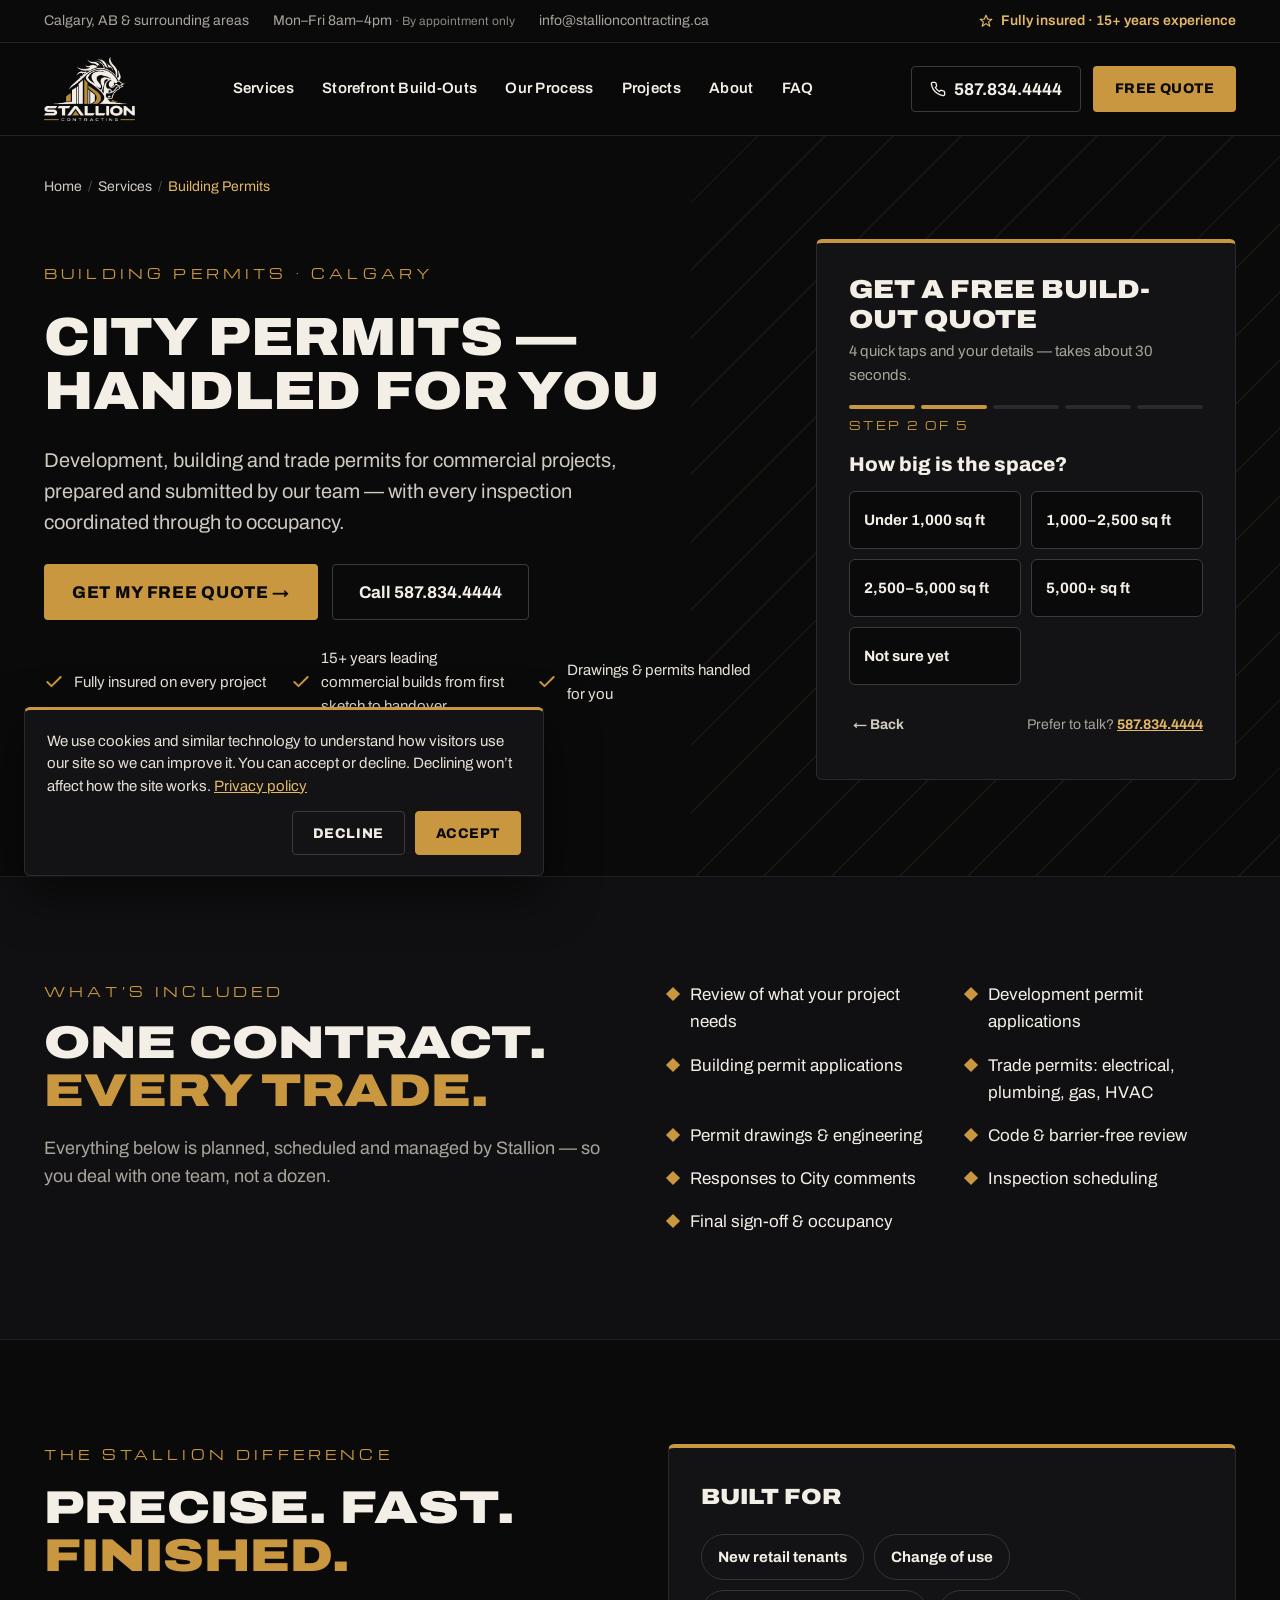
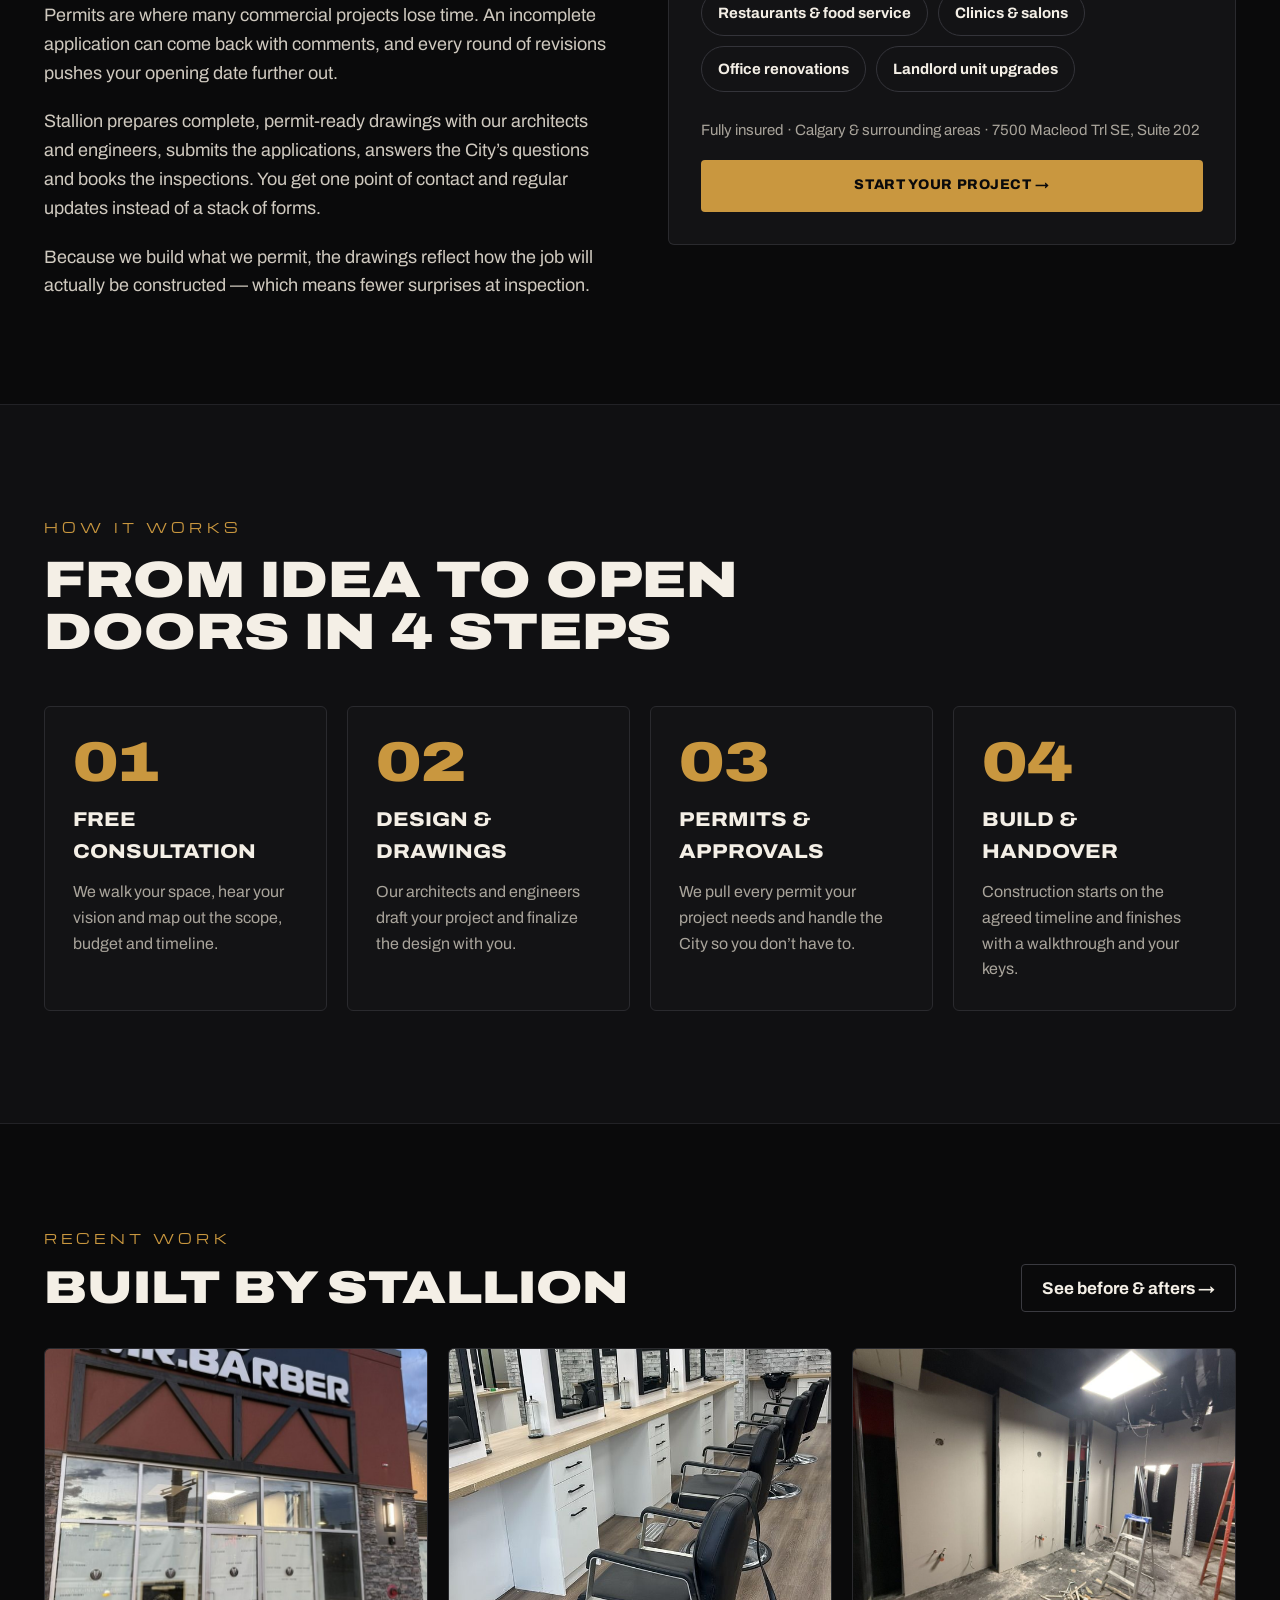
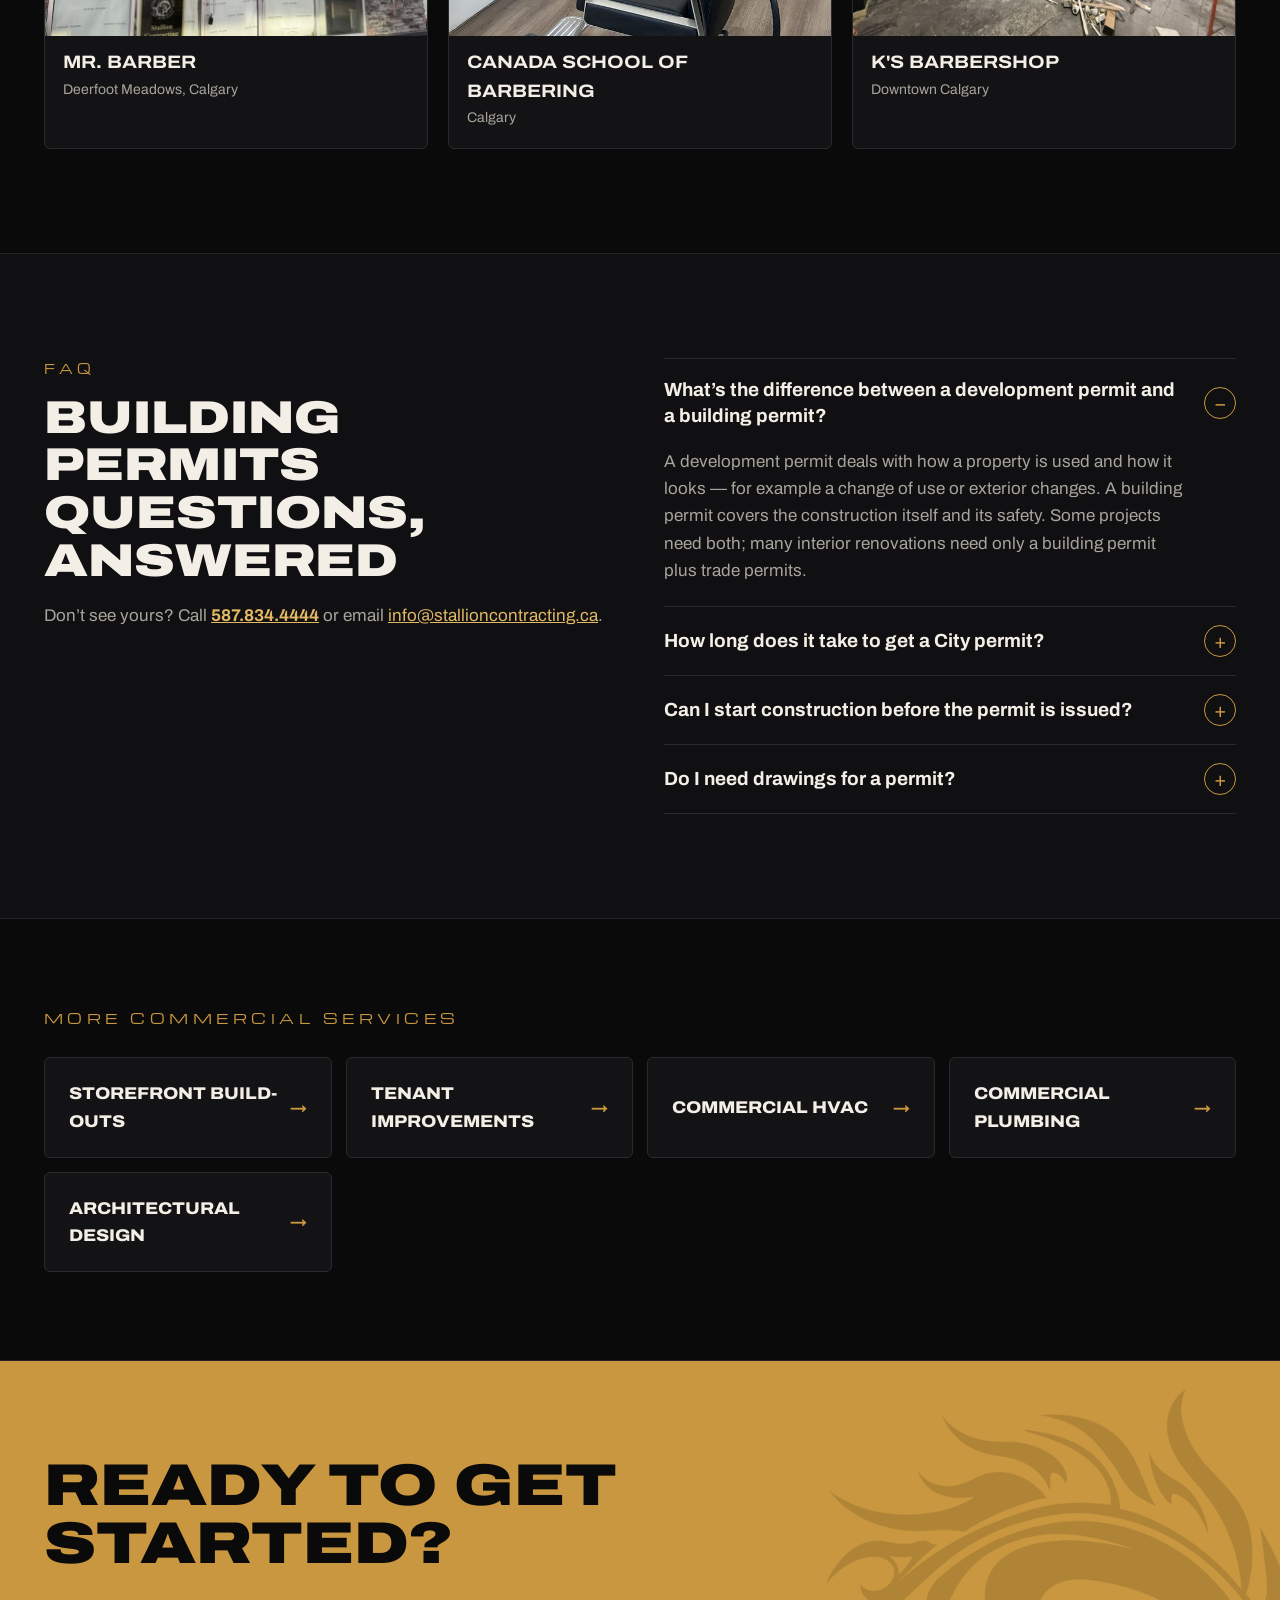
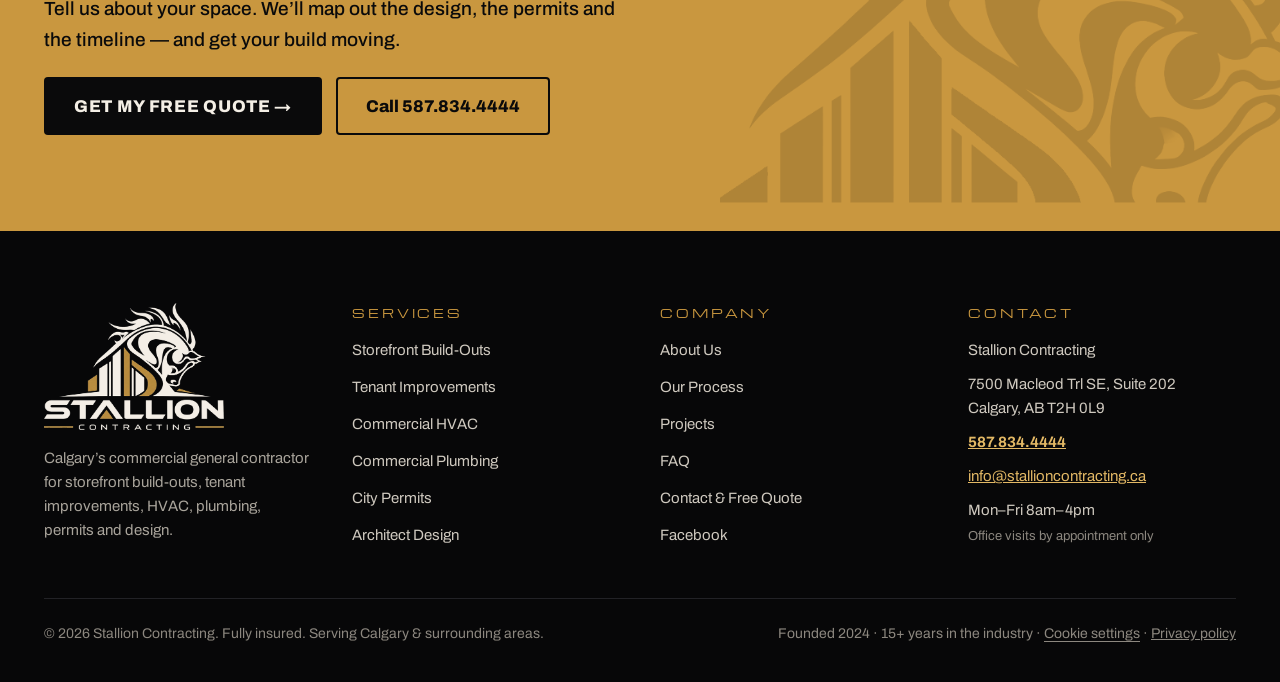
<file: building-permits-calgary/index.html>
<!doctype html>
<html lang="en-CA">
<head>
<meta charset="utf-8">
<meta name="viewport" content="width=device-width, initial-scale=1, viewport-fit=cover">
<title>City Building Permits | Commercial Permit Help | Stallion Contracting</title>
<meta name="description" content="We handle City building, development and trade permits for commercial renovations and build-outs — drawings, applications, City comments and inspections.">
<link rel="canonical" href="https://stallioncontracting.ca/building-permits-calgary/">
<meta name="robots" content="index, follow, max-image-preview:large">
<meta name="theme-color" content="#0A0A0B">
<meta property="og:type" content="website">
<meta property="og:site_name" content="Stallion Contracting">
<meta property="og:locale" content="en_CA">
<meta property="og:title" content="City Building Permits | Commercial Permit Help | Stallion Contracting">
<meta property="og:description" content="We handle City building, development and trade permits for commercial renovations and build-outs — drawings, applications, City comments and inspections.">
<meta property="og:url" content="https://stallioncontracting.ca/building-permits-calgary/">
<meta property="og:image" content="https://stallioncontracting.ca/assets/img/og-image.jpg">
<meta property="og:image:width" content="1200">
<meta property="og:image:height" content="630">
<meta name="twitter:card" content="summary_large_image">
<link rel="icon" type="image/png" sizes="32x32" href="../assets/img/favicon-32.png">
<link rel="apple-touch-icon" href="../assets/img/apple-touch-icon.png">
<link rel="preconnect" href="https://fonts.googleapis.com">
<link rel="preconnect" href="https://fonts.gstatic.com" crossorigin>
<link rel="stylesheet" href="https://fonts.googleapis.com/css2?family=Archivo:wdth,wght@62..125,400..900&amp;family=Michroma&amp;display=swap">
<link rel="stylesheet" href="../assets/css/site.css?v=b079c1cd67">
<script>/* idpixel analytics: loads only after the visitor accepts cookies */(function(){try{if(localStorage.getItem('stConsent')==='accepted'){var s=document.createElement('script');s.src='https://cdn.idpixel.app/v1/idp-analytics-6aeba4a785a6346380ba4a94.min.js';s.defer=true;document.head.appendChild(s);}}catch(e){}})();</script>

<script type="application/ld+json">{"@context": "https://schema.org", "@type": "Service", "name": "Building Permits in Calgary", "serviceType": "Building Permits", "description": "We handle City building, development and trade permits for commercial renovations and build-outs — drawings, applications, City comments and inspections.", "url": "https://stallioncontracting.ca/building-permits-calgary/", "provider": {"@type": "GeneralContractor", "@id": "https://stallioncontracting.ca/#business", "name": "Stallion Contracting", "telephone": "+1-587-834-4444", "url": "https://stallioncontracting.ca/", "address": {"@type": "PostalAddress", "streetAddress": "7500 Macleod Trl SE, Suite 202", "addressLocality": "Calgary", "addressRegion": "AB", "postalCode": "T2H 0L9", "addressCountry": "CA"}}, "areaServed": {"@type": "City", "name": "Calgary"}}</script>
<script type="application/ld+json">{"@context": "https://schema.org", "@type": "BreadcrumbList", "itemListElement": [{"@type": "ListItem", "position": 1, "name": "Home", "item": "https://stallioncontracting.ca/"}, {"@type": "ListItem", "position": 2, "name": "Services", "item": "https://stallioncontracting.ca/#services"}, {"@type": "ListItem", "position": 3, "name": "Building Permits", "item": "https://stallioncontracting.ca/building-permits-calgary/"}]}</script>
<script type="application/ld+json">{"@context": "https://schema.org", "@type": "FAQPage", "mainEntity": [{"@type": "Question", "name": "What’s the difference between a development permit and a building permit?", "acceptedAnswer": {"@type": "Answer", "text": "A development permit deals with how a property is used and how it looks — for example a change of use or exterior changes. A building permit covers the construction itself and its safety. Some projects need both; many interior renovations need only a building permit plus trade permits."}}, {"@type": "Question", "name": "How long does it take to get a City permit?", "acceptedAnswer": {"@type": "Answer", "text": "Timelines vary with the City’s workload and the complexity of your project. Submitting a complete, well-prepared application is the best way to avoid back-and-forth, and that’s what we focus on."}}, {"@type": "Question", "name": "Can I start construction before the permit is issued?", "acceptedAnswer": {"@type": "Answer", "text": "We don’t recommend it. Working without a permit can lead to stop-work orders, problems with insurance and trouble getting occupancy. We plan the schedule so permits are in hand when work begins."}}, {"@type": "Question", "name": "Do I need drawings for a permit?", "acceptedAnswer": {"@type": "Answer", "text": "Most commercial building permits need drawings. Our architects and engineers prepare them as part of the project."}}]}</script>
</head>
<body>
<div class="site-wrap" style="background: #0A0A0B; color: #F4EFE6; font-family: 'Archivo', system-ui, sans-serif; font-size: 17px; line-height: 1.6; min-width: 0">
<a class="skip-link" href="#main">Skip to content</a>
<!-- TOP BAR -->
<div style="border-bottom: 1px solid #222226; background: #0A0A0B">
<div class="topbar-inner" style="max-width: 1240px; margin: 0 auto; padding: 10px 24px; display: flex; flex-wrap: wrap; justify-content: space-between; align-items: center; gap: 8px 24px; font-size: 14px; color: #A9A49B">
<div style="display: flex; flex-wrap: wrap; gap: 6px 24px; align-items: center">
<span class="tb-area">Calgary, AB &amp; surrounding areas</span>
<span>Mon–Fri 8am–4pm <span style="font-size: 12px; color: #8C877F">· By appointment only</span></span>
<a class="tb-email" href="mailto:info@stallioncontracting.ca" style="color: #A9A49B; text-decoration: none">info@stallioncontracting.ca</a>
</div>
<div style="display: flex; gap: 8px; align-items: center; color: #E2B865; font-weight: 600"><svg aria-hidden="true" width="14" height="14" viewBox="0 0 24 24" fill="none" stroke="currentColor" stroke-width="2" stroke-linecap="round" stroke-linejoin="round"><path d="M12 2l3 7h7l-5.5 4.5L18.5 21 12 16.5 5.5 21l2-7.5L2 9h7z"></path></svg>Fully insured · 15+ years experience</div>
</div>
</div>

<!-- NAV -->
<header class="hdr site-header" style="position: sticky; top: 0; z-index: 20; background: rgba(10,10,11,0.94); border-bottom: 1px solid #222226; backdrop-filter: blur(8px)">
<nav aria-label="Main" style="max-width: 1240px; margin: 0 auto; padding: 14px 24px; display: flex; flex-wrap: wrap; align-items: center; justify-content: space-between; gap: 14px 32px">
<a class="logo-glint" href="../" aria-label="Stallion Contracting home" style="display: flex; align-items: center"><img src="../assets/img/logo-light-560.png" alt="Stallion Contracting" width="91" height="64" style="height: 64px; width: auto; display: block"></a>
<div class="nav-links" style="display: flex; flex-wrap: wrap; align-items: center; gap: 6px 28px; font-size: 15px; font-weight: 600; letter-spacing: 0.02em">
<a class="navlink" href="../#services" style="color: #F4EFE6">Services</a>
<a class="navlink" href="../storefront-build-outs-calgary/" style="color: #F4EFE6">Storefront Build-Outs</a>
<a class="navlink" href="../#process" style="color: #F4EFE6">Our Process</a>
<a class="navlink" href="../#projects" style="color: #F4EFE6">Projects</a>
<a class="navlink" href="../#about" style="color: #F4EFE6">About</a>
<a class="navlink" href="../#faq" style="color: #F4EFE6">FAQ</a>
</div>
<div style="display: flex; flex-wrap: wrap; align-items: center; gap: 12px">
<a class="btn-line nav-call" href="tel:+15878344444" style="display: inline-flex; align-items: center; gap: 8px; min-height: 46px; padding: 0 18px; border: 1px solid #3A3A40; border-radius: 4px; color: #F4EFE6; text-decoration: none; font-weight: 700"><svg aria-hidden="true" width="16" height="16" viewBox="0 0 24 24" fill="none" stroke="currentColor" stroke-width="2" stroke-linecap="round" stroke-linejoin="round"><path d="M22 16.9v3a2 2 0 0 1-2.2 2 19.8 19.8 0 0 1-8.6-3.1 19.5 19.5 0 0 1-6-6A19.8 19.8 0 0 1 2.1 4.2 2 2 0 0 1 4.1 2h3a2 2 0 0 1 2 1.7c.1.9.4 1.8.7 2.7a2 2 0 0 1-.5 2.1L8 9.8a16 16 0 0 0 6 6l1.3-1.3a2 2 0 0 1 2.1-.4c.9.3 1.8.6 2.7.7a2 2 0 0 1 1.7 2z"></path></svg>587.834.4444</a>
<a class="btn-gold cta-glow" href="#quote" style="display: inline-flex; align-items: center; min-height: 46px; padding: 0 22px; background: #C9973F; color: #0A0A0B; border-radius: 4px; text-decoration: none; font-weight: 800; letter-spacing: 0.03em; text-transform: uppercase; font-size: 14px">Free Quote</a>
</div>
</nav>
</header>
<main id="main">
<section aria-labelledby="svc-title" style="position: relative; overflow: hidden; border-bottom: 1px solid #222226">
<div class="stripes-drift" aria-hidden="true" style="position: absolute; top: 0; right: 0; width: 46%; height: 100%; background: repeating-linear-gradient(135deg, transparent 0 46px, rgba(201,151,63,0.07) 46px 48px); pointer-events: none"></div>
<div style="position: relative; max-width: 1240px; margin: 0 auto; padding: 40px 24px 96px; display: flex; flex-direction: column; gap: 40px">
<nav aria-label="Breadcrumb" class="crumbs"><ol><li><a href="../">Home</a></li><li><a href="../#services">Services</a></li><li aria-current="page">Building Permits</li></ol></nav>
<div style="display: flex; flex-wrap: wrap; gap: 56px; align-items: flex-start">
<div style="flex: 999 1 480px; display: flex; flex-direction: column; gap: 26px; min-width: 0; padding-top: 24px">
<p class="rise d1" style="margin: 0; font-family: 'Michroma', sans-serif; font-size: 13px; letter-spacing: 0.32em; text-transform: uppercase; color: #C9973F">Building Permits · Calgary</p>
<h1 id="svc-title" class="rise d2" style="margin: 0; font-size: clamp(34px, 4.2vw, 58px); line-height: 1.02; font-weight: 900; font-stretch: 112%; text-transform: uppercase; overflow-wrap: anywhere">City permits — handled for you</h1>
<p class="rise d3" style="margin: 0; max-width: 580px; font-size: 20px; line-height: 1.55; color: #CFC9BF">Development, building and trade permits for commercial projects, prepared and submitted by our team — with every inspection coordinated through to occupancy.</p>
<div class="rise d4" style="display: flex; flex-wrap: wrap; gap: 14px">
<a class="btn-gold" href="#quote" style="display: inline-flex; align-items: center; min-height: 56px; padding: 0 28px; background: #C9973F; color: #0A0A0B; border-radius: 4px; text-decoration: none; font-weight: 800; letter-spacing: 0.04em; text-transform: uppercase">Get My Free Quote →</a>
<a class="btn-line" href="tel:+15878344444" style="display: inline-flex; align-items: center; min-height: 56px; padding: 0 26px; border: 1px solid #3A3A40; border-radius: 4px; color: #F4EFE6; text-decoration: none; font-weight: 700">Call 587.834.4444</a>
</div>
<ul class="rise d5" style="margin: 0; padding: 0; list-style: none; display: grid; grid-template-columns: repeat(auto-fit, minmax(220px, 1fr)); gap: 12px 24px; font-size: 15px; color: #E6E0D6">
<li style="display: flex; gap: 10px; align-items: center"><svg aria-hidden="true" width="20" height="20" viewBox="0 0 24 24" fill="none" stroke="#C9973F" stroke-width="2.4" stroke-linecap="round" stroke-linejoin="round"><path d="M20 6L9 17l-5-5"></path></svg>Fully insured on every project</li>
<li style="display: flex; gap: 10px; align-items: center"><svg aria-hidden="true" width="20" height="20" viewBox="0 0 24 24" fill="none" stroke="#C9973F" stroke-width="2.4" stroke-linecap="round" stroke-linejoin="round"><path d="M20 6L9 17l-5-5"></path></svg>15+ years leading commercial builds from first sketch to handover</li>
<li style="display: flex; gap: 10px; align-items: center"><svg aria-hidden="true" width="20" height="20" viewBox="0 0 24 24" fill="none" stroke="#C9973F" stroke-width="2.4" stroke-linecap="round" stroke-linejoin="round"><path d="M20 6L9 17l-5-5"></path></svg>Drawings &amp; permits handled for you</li>
<li style="display: flex; gap: 10px; align-items: center"><svg aria-hidden="true" width="20" height="20" viewBox="0 0 24 24" fill="none" stroke="#C9973F" stroke-width="2.4" stroke-linecap="round" stroke-linejoin="round"><path d="M20 6L9 17l-5-5"></path></svg>One team, one point of contact</li>
</ul>
</div>
<div id="quote" class="slide-in" style="flex: 1 1 420px; max-width: 460px; position: relative; z-index: 1; background: #131315; border: 1px solid #2A2A2E; border-top: 4px solid #C9973F; border-radius: 6px; padding: 32px; min-width: 0">
<form id="quote-form" class="quiz" action="../send-quote.php" data-backup="https://formsubmit.co/ajax/info@stallioncontracting.ca" method="POST" aria-labelledby="quote-title" data-preset="Design &amp; permits" style="display: flex; flex-direction: column; gap: 18px; margin: 0">
<input type="hidden" name="_subject" value="New quote request — stallioncontracting.ca">
<input type="hidden" name="_template" value="table">
<input type="hidden" name="_captcha" value="false">
<input type="hidden" name="page" value="Building Permits page">
<input type="text" name="_honey" class="hp" tabindex="-1" autocomplete="off" aria-hidden="true">
<div>
<h2 id="quote-title" style="margin: 0 0 4px; font-size: 26px; line-height: 1.15; font-weight: 900; font-stretch: 115%; text-transform: uppercase">Get a free build-out quote</h2>
<p style="margin: 0; font-size: 15px; color: #A9A49B">4 quick taps and your details — takes about 30 seconds.</p>
</div>
<div class="qprog"><div class="qbars" aria-hidden="true"><span></span><span></span><span></span><span></span><span></span></div><p class="qnum" aria-live="polite">Step <span id="q-num">1</span> of 5</p></div>
<fieldset class="qstep" data-step="0"><legend class="qlegend" tabindex="-1">What are you building?</legend><div class="qgrid"><input class="qradio" type="radio" name="project_type" id="q-project_type-0" value="Storefront build-out"><label class="qopt" for="q-project_type-0">Storefront build-out</label><input class="qradio" type="radio" name="project_type" id="q-project_type-1" value="Tenant improvement"><label class="qopt" for="q-project_type-1">Tenant improvement</label><input class="qradio" type="radio" name="project_type" id="q-project_type-2" value="Commercial HVAC"><label class="qopt" for="q-project_type-2">Commercial HVAC</label><input class="qradio" type="radio" name="project_type" id="q-project_type-3" value="Commercial plumbing"><label class="qopt" for="q-project_type-3">Commercial plumbing</label><input class="qradio" type="radio" name="project_type" id="q-project_type-4" value="Design &amp; permits"><label class="qopt" for="q-project_type-4">Design &amp; permits</label><input class="qradio" type="radio" name="project_type" id="q-project_type-5" value="Something else"><label class="qopt" for="q-project_type-5">Something else</label></div></fieldset><fieldset class="qstep" data-step="1"><legend class="qlegend" tabindex="-1">How big is the space?</legend><div class="qgrid"><input class="qradio" type="radio" name="space_size" id="q-space_size-0" value="Under 1,000 sq ft"><label class="qopt" for="q-space_size-0">Under 1,000 sq ft</label><input class="qradio" type="radio" name="space_size" id="q-space_size-1" value="1,000–2,500 sq ft"><label class="qopt" for="q-space_size-1">1,000–2,500 sq ft</label><input class="qradio" type="radio" name="space_size" id="q-space_size-2" value="2,500–5,000 sq ft"><label class="qopt" for="q-space_size-2">2,500–5,000 sq ft</label><input class="qradio" type="radio" name="space_size" id="q-space_size-3" value="5,000+ sq ft"><label class="qopt" for="q-space_size-3">5,000+ sq ft</label><input class="qradio" type="radio" name="space_size" id="q-space_size-4" value="Not sure yet"><label class="qopt" for="q-space_size-4">Not sure yet</label></div></fieldset><fieldset class="qstep" data-step="2"><legend class="qlegend" tabindex="-1">When do you want to start?</legend><div class="qgrid"><input class="qradio" type="radio" name="timeline" id="q-timeline-0" value="As soon as possible"><label class="qopt" for="q-timeline-0">As soon as possible</label><input class="qradio" type="radio" name="timeline" id="q-timeline-1" value="Within 1–3 months"><label class="qopt" for="q-timeline-1">Within 1–3 months</label><input class="qradio" type="radio" name="timeline" id="q-timeline-2" value="3–6 months out"><label class="qopt" for="q-timeline-2">3–6 months out</label><input class="qradio" type="radio" name="timeline" id="q-timeline-3" value="Just planning"><label class="qopt" for="q-timeline-3">Just planning</label></div></fieldset><fieldset class="qstep" data-step="3"><legend class="qlegend" tabindex="-1">Do you have drawings or permits?</legend><div class="qgrid"><input class="qradio" type="radio" name="drawings_permits" id="q-drawings_permits-0" value="Need design &amp; permits"><label class="qopt" for="q-drawings_permits-0">Need design &amp; permits</label><input class="qradio" type="radio" name="drawings_permits" id="q-drawings_permits-1" value="Have drawings, need permits"><label class="qopt" for="q-drawings_permits-1">Have drawings, need permits</label><input class="qradio" type="radio" name="drawings_permits" id="q-drawings_permits-2" value="Drawings &amp; permits ready"><label class="qopt" for="q-drawings_permits-2">Drawings &amp; permits ready</label><input class="qradio" type="radio" name="drawings_permits" id="q-drawings_permits-3" value="Not sure"><label class="qopt" for="q-drawings_permits-3">Not sure</label></div></fieldset><div class="qstep" data-step="4">
<p class="qlegend" tabindex="-1">Where should we send your quote?</p>
<div id="q-summary" class="qsummary"></div>
<div style="display: grid; grid-template-columns: repeat(auto-fit, minmax(190px, 1fr)); gap: 14px; margin-top: 14px">
<div style="display: flex; flex-direction: column; gap: 6px"><label for="f-name" style="font-size: 13px; font-weight: 700; letter-spacing: 0.04em; text-transform: uppercase; color: #CFC9BF">Full name</label><input id="f-name" name="name" type="text" required autocomplete="name" placeholder="Jane Smith" style="min-height: 48px; padding: 0 14px; background: #0A0A0B; border: 1px solid #34343A; border-radius: 4px; color: #F4EFE6; font: inherit; font-size: 16px"></div>
<div style="display: flex; flex-direction: column; gap: 6px"><label for="f-phone" style="font-size: 13px; font-weight: 700; letter-spacing: 0.04em; text-transform: uppercase; color: #CFC9BF">Phone</label><input id="f-phone" name="phone" type="tel" required autocomplete="tel" placeholder="(403) 555-0123" style="min-height: 48px; padding: 0 14px; background: #0A0A0B; border: 1px solid #34343A; border-radius: 4px; color: #F4EFE6; font: inherit; font-size: 16px"></div>
</div>
<div style="display: flex; flex-direction: column; gap: 6px; margin-top: 14px"><label for="f-email" style="font-size: 13px; font-weight: 700; letter-spacing: 0.04em; text-transform: uppercase; color: #CFC9BF">Email</label><input id="f-email" name="email" type="email" autocomplete="email" placeholder="you@business.com" style="min-height: 48px; padding: 0 14px; background: #0A0A0B; border: 1px solid #34343A; border-radius: 4px; color: #F4EFE6; font: inherit; font-size: 16px"></div>
<div style="display: flex; flex-direction: column; gap: 6px; margin-top: 14px"><label for="f-msg" style="font-size: 13px; font-weight: 700; letter-spacing: 0.04em; text-transform: uppercase; color: #CFC9BF">Anything else? <span style="font-weight: 400; text-transform: none; letter-spacing: 0; color: #8C877F">(address, opening date, notes)</span></label><textarea id="f-msg" name="details" rows="2" placeholder="e.g. Unit at Deerfoot Meadows, opening in spring" style="padding: 12px 14px; background: #0A0A0B; border: 1px solid #34343A; border-radius: 4px; color: #F4EFE6; font: inherit; font-size: 16px; resize: vertical"></textarea></div>
<button class="btn-gold" type="submit" style="width: 100%; margin-top: 16px; min-height: 56px; border: 0; border-radius: 4px; background: #C9973F; color: #0A0A0B; font: inherit; font-size: 16px; font-weight: 800; letter-spacing: 0.05em; text-transform: uppercase; cursor: pointer">Send My Quote Request →</button>
<p class="form-privacy" style="margin: 10px 0 0; font-size: 13px; line-height: 1.5; color: #8C877F">We use your details only to reply to your request. See our <a href="/privacy-policy/" style="color: #CFC9BF">privacy policy</a>.</p>
</div>
<div class="qfoot"><button type="button" id="q-back" class="qback" hidden>← Back</button><p style="margin: 0 0 0 auto; font-size: 14px; color: #A9A49B">Prefer to talk? <a href="tel:+15878344444" style="font-weight: 700">587.834.4444</a></p></div>
<p id="form-error" role="alert" hidden style="margin: 0; padding: 12px 14px; border: 1px solid #C9973F; border-radius: 4px; font-size: 15px; color: #F4EFE6">Sorry — that didn’t send. Please call <a href="tel:+15878344444" style="font-weight: 700">587.834.4444</a> or email <a href="mailto:info@stallioncontracting.ca">info@stallioncontracting.ca</a>.</p>
</form>
<div id="quote-success" role="status" tabindex="-1" hidden style="display: flex; flex-direction: column; gap: 14px; align-items: flex-start; padding: 24px 0">
<svg aria-hidden="true" width="44" height="44" viewBox="0 0 24 24" fill="none" stroke="#C9973F" stroke-width="2" stroke-linecap="round" stroke-linejoin="round"><circle cx="12" cy="12" r="10"></circle><path d="M16 9l-5.5 6L8 12.5"></path></svg>
<h2 style="margin: 0; font-size: 28px; font-weight: 900; font-stretch: 115%; text-transform: uppercase">Request received.</h2>
<p style="margin: 0; color: #CFC9BF">Thanks — a member of the Stallion team will call you to talk through your project. Need us sooner? Call <a href="tel:+15878344444">587.834.4444</a>.</p>
<button id="quote-reset" class="btn-line" type="button" style="min-height: 46px; padding: 0 18px; background: transparent; border: 1px solid #3A3A40; border-radius: 4px; color: #F4EFE6; font: inherit; font-weight: 700; cursor: pointer">Send another request</button>
</div>
</div>
</div>
</div>
</section>

<section aria-labelledby="inc-title" style="background: #101012; border-bottom: 1px solid #222226">
<div style="max-width: 1240px; margin: 0 auto; padding: 104px 24px; display: grid; grid-template-columns: repeat(auto-fit, minmax(min(100%, 420px), 1fr)); gap: 56px; align-items: start">
<div style="display: flex; flex-direction: column; gap: 18px">
<p style="margin: 0; font-family: 'Michroma', sans-serif; font-size: 13px; letter-spacing: 0.32em; text-transform: uppercase; color: #C9973F">What’s included</p>
<h2 id="inc-title" style="margin: 0; font-size: clamp(30px, 3.6vw, 46px); line-height: 1.04; font-weight: 900; font-stretch: 125%; text-transform: uppercase">One contract. <span style="color: #C9973F">Every trade.</span></h2>
<p style="margin: 0; font-size: 18px; color: #A9A49B">Everything below is planned, scheduled and managed by Stallion — so you deal with one team, not a dozen.</p>
</div>
<ul style="margin: 0; padding: 0; list-style: none; display: grid; grid-template-columns: repeat(auto-fit, minmax(230px, 1fr)); gap: 16px 28px; font-size: 17px"><li style="display: flex; gap: 12px; align-items: flex-start"><span aria-hidden="true" style="flex: none; margin-top: 8px; width: 10px; height: 10px; background: #C9973F; transform: rotate(45deg)"></span><span>Review of what your project needs</span></li><li style="display: flex; gap: 12px; align-items: flex-start"><span aria-hidden="true" style="flex: none; margin-top: 8px; width: 10px; height: 10px; background: #C9973F; transform: rotate(45deg)"></span><span>Development permit applications</span></li><li style="display: flex; gap: 12px; align-items: flex-start"><span aria-hidden="true" style="flex: none; margin-top: 8px; width: 10px; height: 10px; background: #C9973F; transform: rotate(45deg)"></span><span>Building permit applications</span></li><li style="display: flex; gap: 12px; align-items: flex-start"><span aria-hidden="true" style="flex: none; margin-top: 8px; width: 10px; height: 10px; background: #C9973F; transform: rotate(45deg)"></span><span>Trade permits: electrical, plumbing, gas, HVAC</span></li><li style="display: flex; gap: 12px; align-items: flex-start"><span aria-hidden="true" style="flex: none; margin-top: 8px; width: 10px; height: 10px; background: #C9973F; transform: rotate(45deg)"></span><span>Permit drawings &amp; engineering</span></li><li style="display: flex; gap: 12px; align-items: flex-start"><span aria-hidden="true" style="flex: none; margin-top: 8px; width: 10px; height: 10px; background: #C9973F; transform: rotate(45deg)"></span><span>Code &amp; barrier-free review</span></li><li style="display: flex; gap: 12px; align-items: flex-start"><span aria-hidden="true" style="flex: none; margin-top: 8px; width: 10px; height: 10px; background: #C9973F; transform: rotate(45deg)"></span><span>Responses to City comments</span></li><li style="display: flex; gap: 12px; align-items: flex-start"><span aria-hidden="true" style="flex: none; margin-top: 8px; width: 10px; height: 10px; background: #C9973F; transform: rotate(45deg)"></span><span>Inspection scheduling</span></li><li style="display: flex; gap: 12px; align-items: flex-start"><span aria-hidden="true" style="flex: none; margin-top: 8px; width: 10px; height: 10px; background: #C9973F; transform: rotate(45deg)"></span><span>Final sign-off &amp; occupancy</span></li></ul>
</div>
</section>

<section aria-labelledby="why-title" style="border-bottom: 1px solid #222226">
<div style="max-width: 1240px; margin: 0 auto; padding: 104px 24px; display: grid; grid-template-columns: repeat(auto-fit, minmax(min(100%, 420px), 1fr)); gap: 56px; align-items: start">
<div style="display: flex; flex-direction: column; gap: 20px">
<p style="margin: 0; font-family: 'Michroma', sans-serif; font-size: 13px; letter-spacing: 0.32em; text-transform: uppercase; color: #C9973F">The Stallion Difference</p>
<h2 id="why-title" style="margin: 0; font-size: clamp(30px, 3.6vw, 46px); line-height: 1.04; font-weight: 900; font-stretch: 125%; text-transform: uppercase">Precise. Fast. <span style="color: #C9973F">Finished.</span></h2>
<p style="margin: 0; font-size: 18px; color: #CFC9BF">Permits are where many commercial projects lose time. An incomplete application can come back with comments, and every round of revisions pushes your opening date further out.</p><p style="margin: 0; font-size: 18px; color: #CFC9BF">Stallion prepares complete, permit-ready drawings with our architects and engineers, submits the applications, answers the City’s questions and books the inspections. You get one point of contact and regular updates instead of a stack of forms.</p><p style="margin: 0; font-size: 18px; color: #CFC9BF">Because we build what we permit, the drawings reflect how the job will actually be constructed — which means fewer surprises at inspection.</p>
</div>
<div style="display: flex; flex-direction: column; gap: 18px; padding: 32px; background: #131315; border: 1px solid #2A2A2E; border-top: 4px solid #C9973F; border-radius: 6px">
<h3 style="margin: 0; font-size: 22px; font-weight: 900; font-stretch: 115%; text-transform: uppercase">Built for</h3>
<ul style="margin: 0; padding: 0; list-style: none; display: flex; flex-wrap: wrap; gap: 10px"><li style="padding: 10px 16px; border: 1px solid #34343A; border-radius: 999px; font-weight: 700; font-size: 15px">New retail tenants</li><li style="padding: 10px 16px; border: 1px solid #34343A; border-radius: 999px; font-weight: 700; font-size: 15px">Change of use</li><li style="padding: 10px 16px; border: 1px solid #34343A; border-radius: 999px; font-weight: 700; font-size: 15px">Restaurants &amp; food service</li><li style="padding: 10px 16px; border: 1px solid #34343A; border-radius: 999px; font-weight: 700; font-size: 15px">Clinics &amp; salons</li><li style="padding: 10px 16px; border: 1px solid #34343A; border-radius: 999px; font-weight: 700; font-size: 15px">Office renovations</li><li style="padding: 10px 16px; border: 1px solid #34343A; border-radius: 999px; font-weight: 700; font-size: 15px">Landlord unit upgrades</li></ul>
<p style="margin: 8px 0 0; font-size: 15px; color: #A9A49B">Fully insured · Calgary &amp; surrounding areas · 7500 Macleod Trl SE, Suite 202</p>
<a class="btn-gold" href="#quote" style="display: inline-flex; align-items: center; justify-content: center; min-height: 52px; padding: 0 22px; background: #C9973F; color: #0A0A0B; border-radius: 4px; text-decoration: none; font-weight: 800; letter-spacing: 0.04em; text-transform: uppercase; font-size: 14px">Start your project →</a>
</div>
</div>
</section>

<!-- PROCESS -->
<section id="process" aria-labelledby="process-title" style="background: #101012; border-bottom: 1px solid #222226">
<div style="max-width: 1240px; margin: 0 auto; padding: 112px 24px; display: flex; flex-direction: column; gap: 48px">
<div style="display: flex; flex-direction: column; gap: 16px; max-width: 760px">
<p style="margin: 0; font-family: 'Michroma', sans-serif; font-size: 13px; letter-spacing: 0.32em; text-transform: uppercase; color: #C9973F">How It Works</p>
<h2 id="process-title" style="margin: 0; font-size: clamp(34px, 4vw, 52px); line-height: 1.02; font-weight: 900; font-stretch: 125%; text-transform: uppercase">From idea to open doors in 4 steps</h2>
</div>
<ol style="margin: 0; padding: 0; list-style: none; display: grid; grid-template-columns: repeat(auto-fit, minmax(min(100%, 240px), 1fr)); gap: 20px">
<li style="position: relative; padding: 28px; background: #131315; border: 1px solid #2A2A2E; border-radius: 6px; display: flex; flex-direction: column; gap: 12px">
<span style="font-size: 56px; line-height: 1; font-weight: 900; font-stretch: 125%; color: #C9973F">01</span>
<h3 style="margin: 0; font-size: 20px; font-weight: 800; font-stretch: 112%; text-transform: uppercase">Free consultation</h3>
<p style="margin: 0; font-size: 16px; color: #A9A49B">We walk your space, hear your vision and map out the scope, budget and timeline.</p>
</li>
<li style="position: relative; padding: 28px; background: #131315; border: 1px solid #2A2A2E; border-radius: 6px; display: flex; flex-direction: column; gap: 12px">
<span style="font-size: 56px; line-height: 1; font-weight: 900; font-stretch: 125%; color: #C9973F">02</span>
<h3 style="margin: 0; font-size: 20px; font-weight: 800; font-stretch: 112%; text-transform: uppercase">Design &amp; drawings</h3>
<p style="margin: 0; font-size: 16px; color: #A9A49B">Our architects and engineers draft your project and finalize the design with you.</p>
</li>
<li style="position: relative; padding: 28px; background: #131315; border: 1px solid #2A2A2E; border-radius: 6px; display: flex; flex-direction: column; gap: 12px">
<span style="font-size: 56px; line-height: 1; font-weight: 900; font-stretch: 125%; color: #C9973F">03</span>
<h3 style="margin: 0; font-size: 20px; font-weight: 800; font-stretch: 112%; text-transform: uppercase">Permits &amp; approvals</h3>
<p style="margin: 0; font-size: 16px; color: #A9A49B">We pull every permit your project needs and handle the City so you don’t have to.</p>
</li>
<li style="position: relative; padding: 28px; background: #131315; border: 1px solid #2A2A2E; border-radius: 6px; display: flex; flex-direction: column; gap: 12px">
<span style="font-size: 56px; line-height: 1; font-weight: 900; font-stretch: 125%; color: #C9973F">04</span>
<h3 style="margin: 0; font-size: 20px; font-weight: 800; font-stretch: 112%; text-transform: uppercase">Build &amp; handover</h3>
<p style="margin: 0; font-size: 16px; color: #A9A49B">Construction starts on the agreed timeline and finishes with a walkthrough and your keys.</p>
</li>
</ol>
</div>
</section>

<section aria-labelledby="work-title" style="border-bottom: 1px solid #222226">
<div style="max-width: 1240px; margin: 0 auto; padding: 104px 24px; display: flex; flex-direction: column; gap: 36px">
<div style="display: flex; flex-wrap: wrap; justify-content: space-between; align-items: flex-end; gap: 20px">
<div style="display: flex; flex-direction: column; gap: 16px"><p style="margin: 0; font-family: 'Michroma', sans-serif; font-size: 13px; letter-spacing: 0.32em; text-transform: uppercase; color: #C9973F">Recent Work</p><h2 id="work-title" style="margin: 0; font-size: clamp(30px, 3.6vw, 46px); line-height: 1.04; font-weight: 900; font-stretch: 125%; text-transform: uppercase">Built by Stallion</h2></div>
<a class="btn-line" href="../#projects" style="display: inline-flex; align-items: center; min-height: 48px; padding: 0 20px; border: 1px solid #3A3A40; border-radius: 4px; color: #F4EFE6; text-decoration: none; font-weight: 700">See before &amp; afters →</a>
</div>
<div style="display: grid; grid-template-columns: repeat(auto-fit, minmax(min(100%, 300px), 1fr)); gap: 20px"><a class="card" href="../#projects" style="min-width: 0; display: flex; flex-direction: column; gap: 12px; color: #F4EFE6; text-decoration: none; border: 1px solid #2A2A2E; border-radius: 6px; overflow: hidden; background: #131315">
<img src="../assets/img/projects/mr-barber-deerfoot-storefront.jpg" alt="Mr. Barber, Deerfoot Meadows, Calgary — built by Stallion Contracting" loading="lazy" style="width: 100%; aspect-ratio: 4 / 3; object-fit: cover; display: block">
<span style="padding: 0 18px 18px; display: flex; flex-direction: column; gap: 2px"><strong style="font-size: 18px; text-transform: uppercase; font-stretch: 115%">Mr. Barber</strong><span style="font-size: 14px; color: #A9A49B">Deerfoot Meadows, Calgary</span></span></a><a class="card" href="../#projects" style="min-width: 0; display: flex; flex-direction: column; gap: 12px; color: #F4EFE6; text-decoration: none; border: 1px solid #2A2A2E; border-radius: 6px; overflow: hidden; background: #131315">
<img src="../assets/img/projects/canada-school-of-barbering-barber-stations.jpg" alt="Canada School of Barbering, Calgary — built by Stallion Contracting" loading="lazy" style="width: 100%; aspect-ratio: 4 / 3; object-fit: cover; display: block">
<span style="padding: 0 18px 18px; display: flex; flex-direction: column; gap: 2px"><strong style="font-size: 18px; text-transform: uppercase; font-stretch: 115%">Canada School of Barbering</strong><span style="font-size: 14px; color: #A9A49B">Calgary</span></span></a><a class="card" href="../#projects" style="min-width: 0; display: flex; flex-direction: column; gap: 12px; color: #F4EFE6; text-decoration: none; border: 1px solid #2A2A2E; border-radius: 6px; overflow: hidden; background: #131315">
<img src="../assets/img/projects/ks-barbershop-drywall.jpg" alt="K&#x27;s Barbershop, Downtown Calgary — built by Stallion Contracting" loading="lazy" style="width: 100%; aspect-ratio: 4 / 3; object-fit: cover; display: block">
<span style="padding: 0 18px 18px; display: flex; flex-direction: column; gap: 2px"><strong style="font-size: 18px; text-transform: uppercase; font-stretch: 115%">K&#x27;s Barbershop</strong><span style="font-size: 14px; color: #A9A49B">Downtown Calgary</span></span></a></div>
</div>
</section>

<section id="faq" aria-labelledby="faq-title" style="background: #101012; border-bottom: 1px solid #222226">
<div style="max-width: 1240px; margin: 0 auto; padding: 104px 24px; display: grid; grid-template-columns: repeat(auto-fit, minmax(min(100%, 360px), 1fr)); gap: 48px; align-items: start">
<div style="display: flex; flex-direction: column; gap: 16px">
<p style="margin: 0; font-family: 'Michroma', sans-serif; font-size: 13px; letter-spacing: 0.32em; text-transform: uppercase; color: #C9973F">FAQ</p>
<h2 id="faq-title" style="margin: 0; font-size: clamp(30px, 3.6vw, 46px); line-height: 1.04; font-weight: 900; font-stretch: 125%; text-transform: uppercase">Building Permits questions, answered</h2>
<p style="margin: 0; color: #A9A49B">Don’t see yours? Call <a href="tel:+15878344444" style="font-weight: 700">587.834.4444</a> or email <a href="mailto:info@stallioncontracting.ca">info@stallioncontracting.ca</a>.</p>
</div>
<div style="display: flex; flex-direction: column; border-top: 1px solid #2A2A2E; min-width: 0"><details class="faq-item" open><summary><h3>What’s the difference between a development permit and a building permit?</h3><span class="faq-icon" aria-hidden="true"></span></summary><p>A development permit deals with how a property is used and how it looks — for example a change of use or exterior changes. A building permit covers the construction itself and its safety. Some projects need both; many interior renovations need only a building permit plus trade permits.</p></details><details class="faq-item"><summary><h3>How long does it take to get a City permit?</h3><span class="faq-icon" aria-hidden="true"></span></summary><p>Timelines vary with the City’s workload and the complexity of your project. Submitting a complete, well-prepared application is the best way to avoid back-and-forth, and that’s what we focus on.</p></details><details class="faq-item"><summary><h3>Can I start construction before the permit is issued?</h3><span class="faq-icon" aria-hidden="true"></span></summary><p>We don’t recommend it. Working without a permit can lead to stop-work orders, problems with insurance and trouble getting occupancy. We plan the schedule so permits are in hand when work begins.</p></details><details class="faq-item"><summary><h3>Do I need drawings for a permit?</h3><span class="faq-icon" aria-hidden="true"></span></summary><p>Most commercial building permits need drawings. Our architects and engineers prepare them as part of the project.</p></details></div>
</div>
</section>

<section aria-labelledby="more-title" style="border-bottom: 1px solid #222226">
<div style="max-width: 1240px; margin: 0 auto; padding: 88px 24px; display: flex; flex-direction: column; gap: 28px">
<h2 id="more-title" style="margin: 0; font-family: 'Michroma', sans-serif; font-size: 14px; font-weight: 400; letter-spacing: 0.32em; text-transform: uppercase; color: #C9973F">More commercial services</h2>
<div style="display: grid; grid-template-columns: repeat(auto-fit, minmax(min(100%, 260px), 1fr)); gap: 14px"><a class="card" href="../storefront-build-outs-calgary/" style="min-width: 0; display: flex; justify-content: space-between; align-items: center; gap: 12px; padding: 22px 24px; background: #131315; border: 1px solid #2A2A2E; border-radius: 6px; color: #F4EFE6; text-decoration: none; font-weight: 800; font-size: 17px; text-transform: uppercase; font-stretch: 112%"><span>Storefront Build-Outs</span><span aria-hidden="true" style="color: #C9973F">→</span></a><a class="card" href="../tenant-improvements-calgary/" style="min-width: 0; display: flex; justify-content: space-between; align-items: center; gap: 12px; padding: 22px 24px; background: #131315; border: 1px solid #2A2A2E; border-radius: 6px; color: #F4EFE6; text-decoration: none; font-weight: 800; font-size: 17px; text-transform: uppercase; font-stretch: 112%"><span>Tenant Improvements</span><span aria-hidden="true" style="color: #C9973F">→</span></a><a class="card" href="../commercial-hvac-calgary/" style="min-width: 0; display: flex; justify-content: space-between; align-items: center; gap: 12px; padding: 22px 24px; background: #131315; border: 1px solid #2A2A2E; border-radius: 6px; color: #F4EFE6; text-decoration: none; font-weight: 800; font-size: 17px; text-transform: uppercase; font-stretch: 112%"><span>Commercial HVAC</span><span aria-hidden="true" style="color: #C9973F">→</span></a><a class="card" href="../commercial-plumbing-calgary/" style="min-width: 0; display: flex; justify-content: space-between; align-items: center; gap: 12px; padding: 22px 24px; background: #131315; border: 1px solid #2A2A2E; border-radius: 6px; color: #F4EFE6; text-decoration: none; font-weight: 800; font-size: 17px; text-transform: uppercase; font-stretch: 112%"><span>Commercial Plumbing</span><span aria-hidden="true" style="color: #C9973F">→</span></a><a class="card" href="../architectural-design-calgary/" style="min-width: 0; display: flex; justify-content: space-between; align-items: center; gap: 12px; padding: 22px 24px; background: #131315; border: 1px solid #2A2A2E; border-radius: 6px; color: #F4EFE6; text-decoration: none; font-weight: 800; font-size: 17px; text-transform: uppercase; font-stretch: 112%"><span>Architectural Design</span><span aria-hidden="true" style="color: #C9973F">→</span></a></div>
</div>
</section>

<section aria-labelledby="cta-title" style="position: relative; overflow: hidden; background: #C9973F; color: #0A0A0B">
<img src="../assets/img/mark-light.png" alt="" aria-hidden="true" style="position: absolute; right: -60px; top: 50%; transform: translateY(-50%); width: 620px; max-width: none; opacity: 0.12; filter: brightness(0); pointer-events: none">
<div style="position: relative; max-width: 1240px; margin: 0 auto; padding: 96px 24px; display: flex; flex-direction: column; gap: 22px; align-items: flex-start">
<h2 id="cta-title" style="margin: 0; max-width: 820px; font-size: clamp(34px, 4.6vw, 62px); line-height: 0.98; font-weight: 900; font-stretch: 125%; text-transform: uppercase">Ready to get started?</h2>
<p style="margin: 0; max-width: 600px; font-size: 19px; font-weight: 500">Tell us about your space. We’ll map out the design, the permits and the timeline — and get your build moving.</p>
<div style="display: flex; flex-wrap: wrap; gap: 14px">
<a href="#quote" style="display: inline-flex; align-items: center; min-height: 58px; padding: 0 30px; background: #0A0A0B; color: #F4EFE6; border-radius: 4px; text-decoration: none; font-weight: 800; letter-spacing: 0.04em; text-transform: uppercase">Get my free quote →</a>
<a href="tel:+15878344444" style="display: inline-flex; align-items: center; min-height: 58px; padding: 0 28px; border: 2px solid #0A0A0B; color: #0A0A0B; border-radius: 4px; text-decoration: none; font-weight: 800">Call 587.834.4444</a>
</div>
</div>
</section>
</main>
<!-- FOOTER -->
<footer style="background: #070708">
<div style="max-width: 1240px; margin: 0 auto; padding: 72px 24px 36px; display: flex; flex-direction: column; gap: 48px">
<div style="display: grid; grid-template-columns: repeat(auto-fit, minmax(min(100%, 220px), 1fr)); gap: 40px">
<div style="display: flex; flex-direction: column; gap: 16px">
<img src="../assets/img/logo-light-560.png" alt="Stallion Contracting" style="width: 180px; height: auto">
<p style="margin: 0; font-size: 15px; color: #A9A49B">Calgary’s commercial general contractor for storefront build-outs, tenant improvements, HVAC, plumbing, permits and design.</p>
</div>
<div style="display: flex; flex-direction: column; gap: 10px; font-size: 15px">
<h2 style="margin: 0 0 6px; font-family: 'Michroma', sans-serif; font-size: 12px; font-weight: 400; letter-spacing: 0.24em; text-transform: uppercase; color: #C9973F">Services</h2>
<a class="navlink" href="../storefront-build-outs-calgary/" style="color: #CFC9BF">Storefront Build-Outs</a>
<a class="navlink" href="../tenant-improvements-calgary/" style="color: #CFC9BF">Tenant Improvements</a>
<a class="navlink" href="../commercial-hvac-calgary/" style="color: #CFC9BF">Commercial HVAC</a>
<a class="navlink" href="../commercial-plumbing-calgary/" style="color: #CFC9BF">Commercial Plumbing</a>
<a class="navlink" href="../building-permits-calgary/" style="color: #CFC9BF">City Permits</a>
<a class="navlink" href="../architectural-design-calgary/" style="color: #CFC9BF">Architect Design</a>
</div>
<div style="display: flex; flex-direction: column; gap: 10px; font-size: 15px">
<h2 style="margin: 0 0 6px; font-family: 'Michroma', sans-serif; font-size: 12px; font-weight: 400; letter-spacing: 0.24em; text-transform: uppercase; color: #C9973F">Company</h2>
<a class="navlink" href="../#about" style="color: #CFC9BF">About Us</a>
<a class="navlink" href="../#process" style="color: #CFC9BF">Our Process</a>
<a class="navlink" href="../#projects" style="color: #CFC9BF">Projects</a>
<a class="navlink" href="../#faq" style="color: #CFC9BF">FAQ</a>
<a class="navlink" href="#quote" style="color: #CFC9BF">Contact &amp; Free Quote</a>
<a class="navlink" href="https://www.facebook.com/stallioncontractingca" style="color: #CFC9BF">Facebook</a>
</div>
<address style="font-style: normal; display: flex; flex-direction: column; gap: 10px; font-size: 15px; color: #CFC9BF">
<h2 style="margin: 0 0 6px; font-family: 'Michroma', sans-serif; font-size: 12px; font-weight: 400; letter-spacing: 0.24em; text-transform: uppercase; color: #C9973F">Contact</h2>
<span>Stallion Contracting</span>
<a href="https://www.google.com/maps/search/?api=1&amp;query=7500+Macleod+Trl+SE+Suite+202+Calgary+AB+T2H+0L9" style="color: #CFC9BF; text-decoration: none">7500 Macleod Trl SE, Suite 202<br>Calgary, AB T2H 0L9</a>
<a href="tel:+15878344444" style="font-weight: 700">587.834.4444</a>
<a href="mailto:info@stallioncontracting.ca">info@stallioncontracting.ca</a>
<span>Mon–Fri 8am–4pm</span>
<span style="margin-top: -6px; font-size: 13px; color: #8C877F">Office visits by appointment only</span>
</address>
</div>
<div style="display: flex; flex-wrap: wrap; justify-content: space-between; gap: 12px; padding-top: 24px; border-top: 1px solid #222226; font-size: 14px; color: #8C877F">
<span>© 2026 Stallion Contracting. Fully insured. Serving Calgary &amp; surrounding areas.</span>
<span>Founded 2024 · 15+ years in the industry · <button type="button" class="cookie-settings" id="cookie-settings">Cookie settings</button> · <a href="/privacy-policy/" style="color: inherit">Privacy policy</a></span>
</div>
</div>
</footer>

</div>
<div class="mobile-cta" role="region" aria-label="Contact Stallion Contracting">
<a href="tel:+15878344444" class="mobile-cta-call"><svg aria-hidden="true" width="18" height="18" viewBox="0 0 24 24" fill="none" stroke="currentColor" stroke-width="2" stroke-linecap="round" stroke-linejoin="round"><path d="M22 16.9v3a2 2 0 0 1-2.2 2 19.8 19.8 0 0 1-8.6-3.1 19.5 19.5 0 0 1-6-6A19.8 19.8 0 0 1 2.1 4.2 2 2 0 0 1 4.1 2h3a2 2 0 0 1 2 1.7c.1.9.4 1.8.7 2.7a2 2 0 0 1-.5 2.1L8 9.8a16 16 0 0 0 6 6l1.3-1.3a2 2 0 0 1 2.1-.4c.9.3 1.8.6 2.7.7a2 2 0 0 1 1.7 2z"></path></svg>Call now</a>
<a href="#quote" class="mobile-cta-quote">Free quote</a>
</div>
<div id="cookie-banner" class="cookie-banner" role="region" aria-label="Cookie consent" hidden>
<p class="cookie-text">We use cookies and similar technology to understand how visitors use our site so we can improve it. You can accept or decline. Declining won’t affect how the site works. <a href="/privacy-policy/">Privacy policy</a></p>
<div class="cookie-actions"><button type="button" id="cookie-decline" class="cookie-btn cookie-btn-line">Decline</button><button type="button" id="cookie-accept" class="cookie-btn cookie-btn-gold">Accept</button></div>
</div>
<script src="../assets/js/site.js?v=b079c1cd67" defer></script>
</body>
</html>
</file>
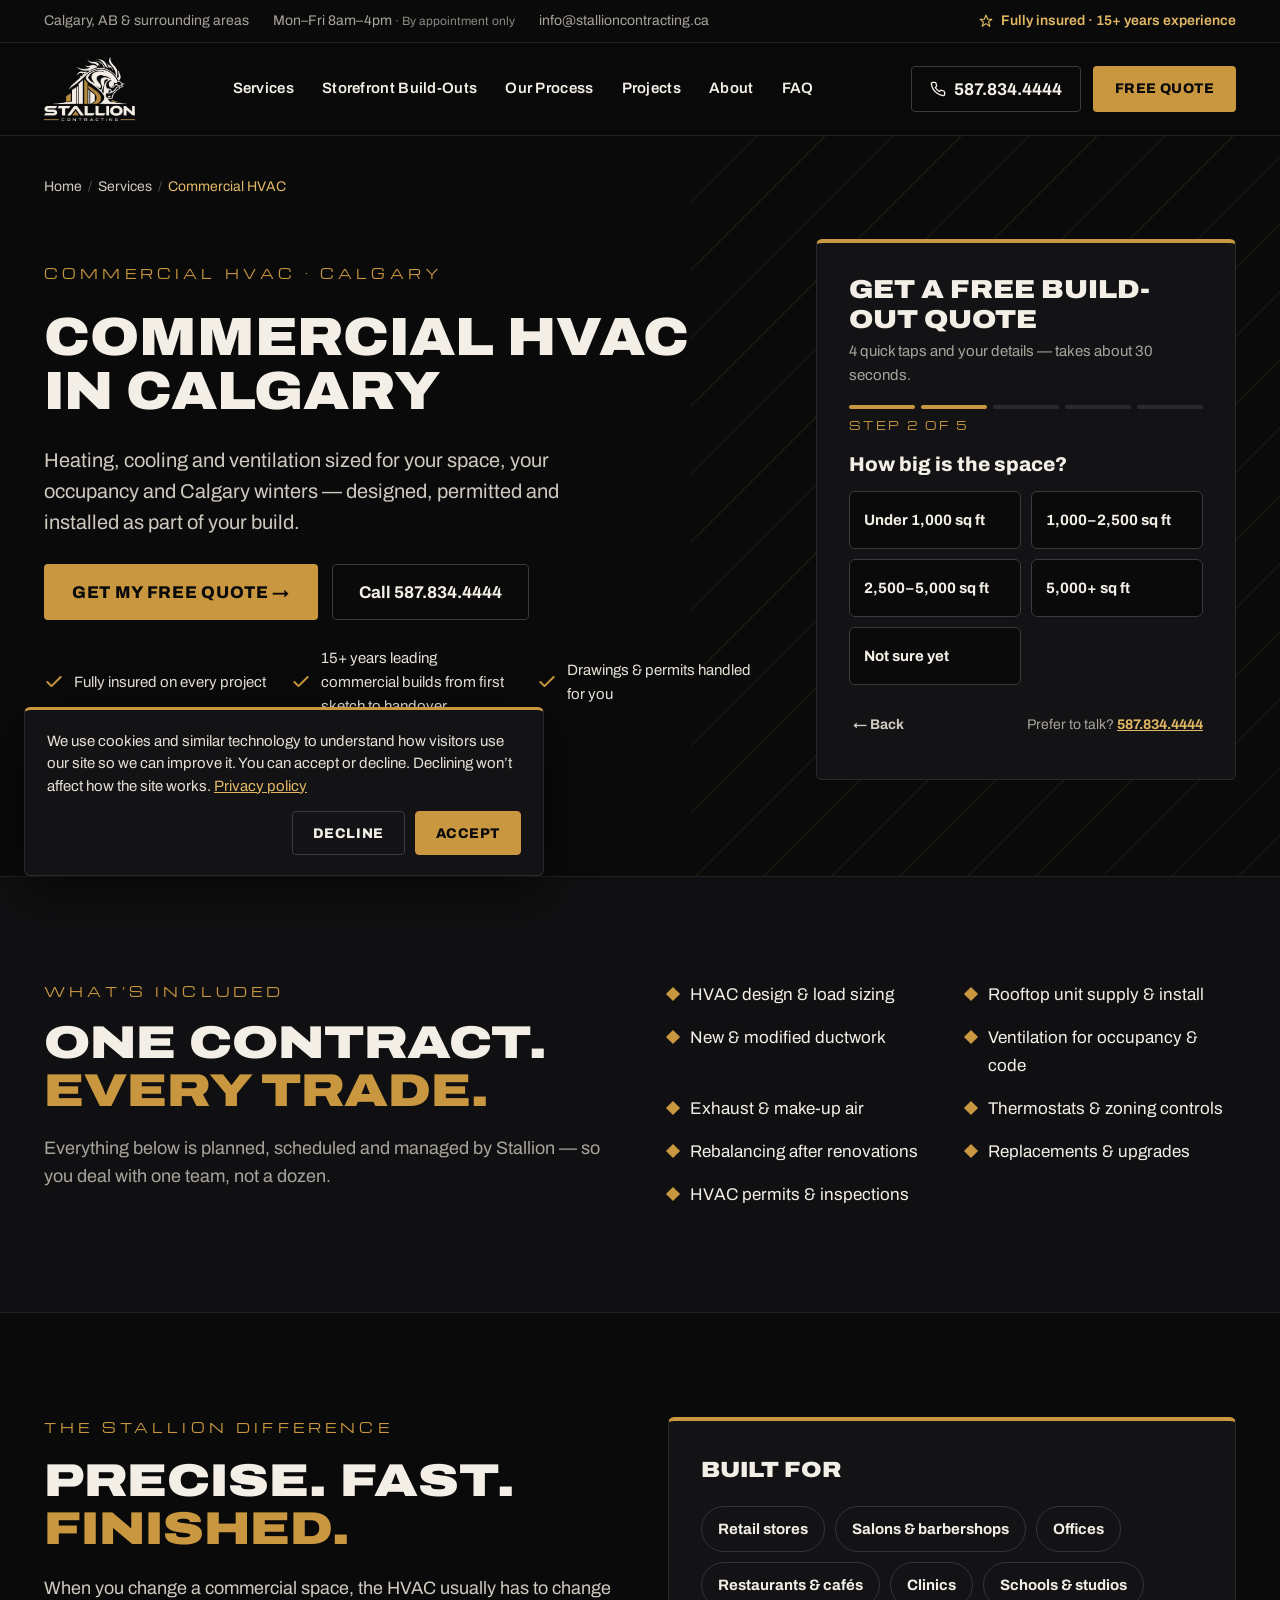
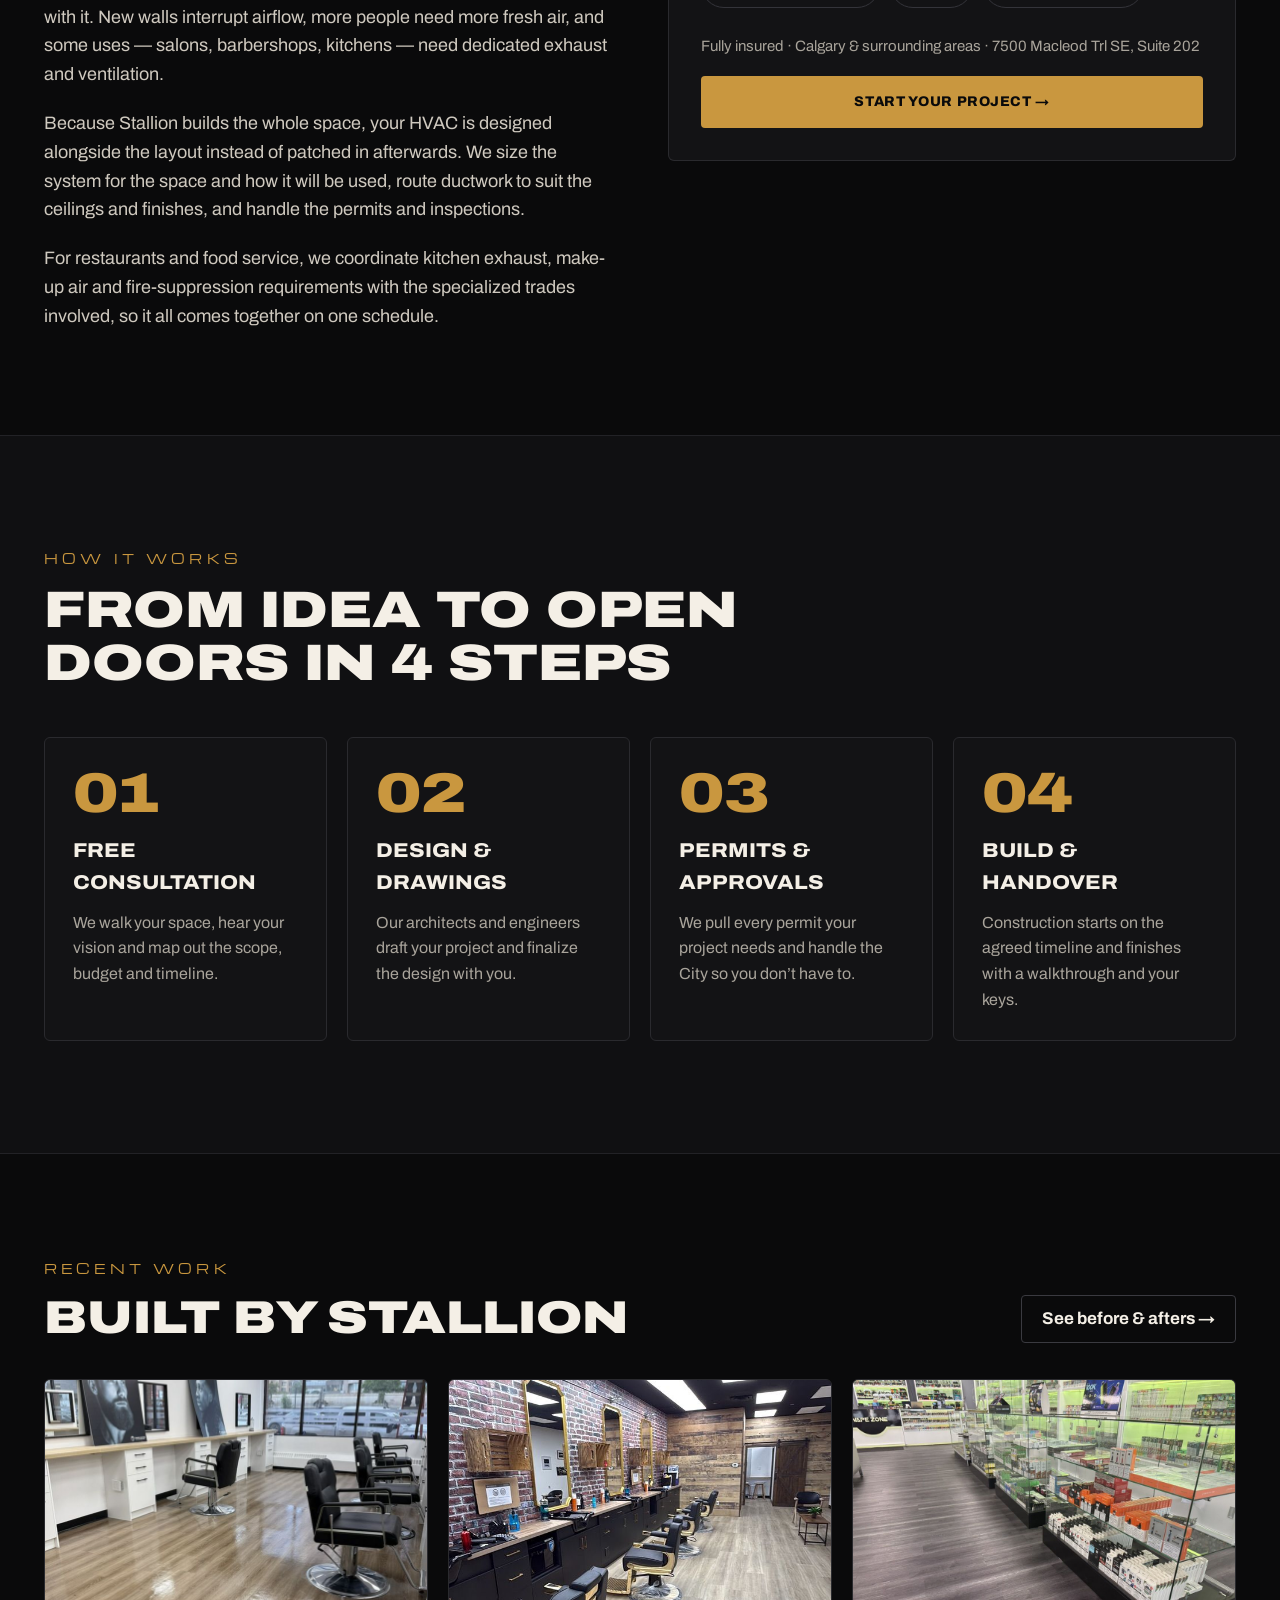
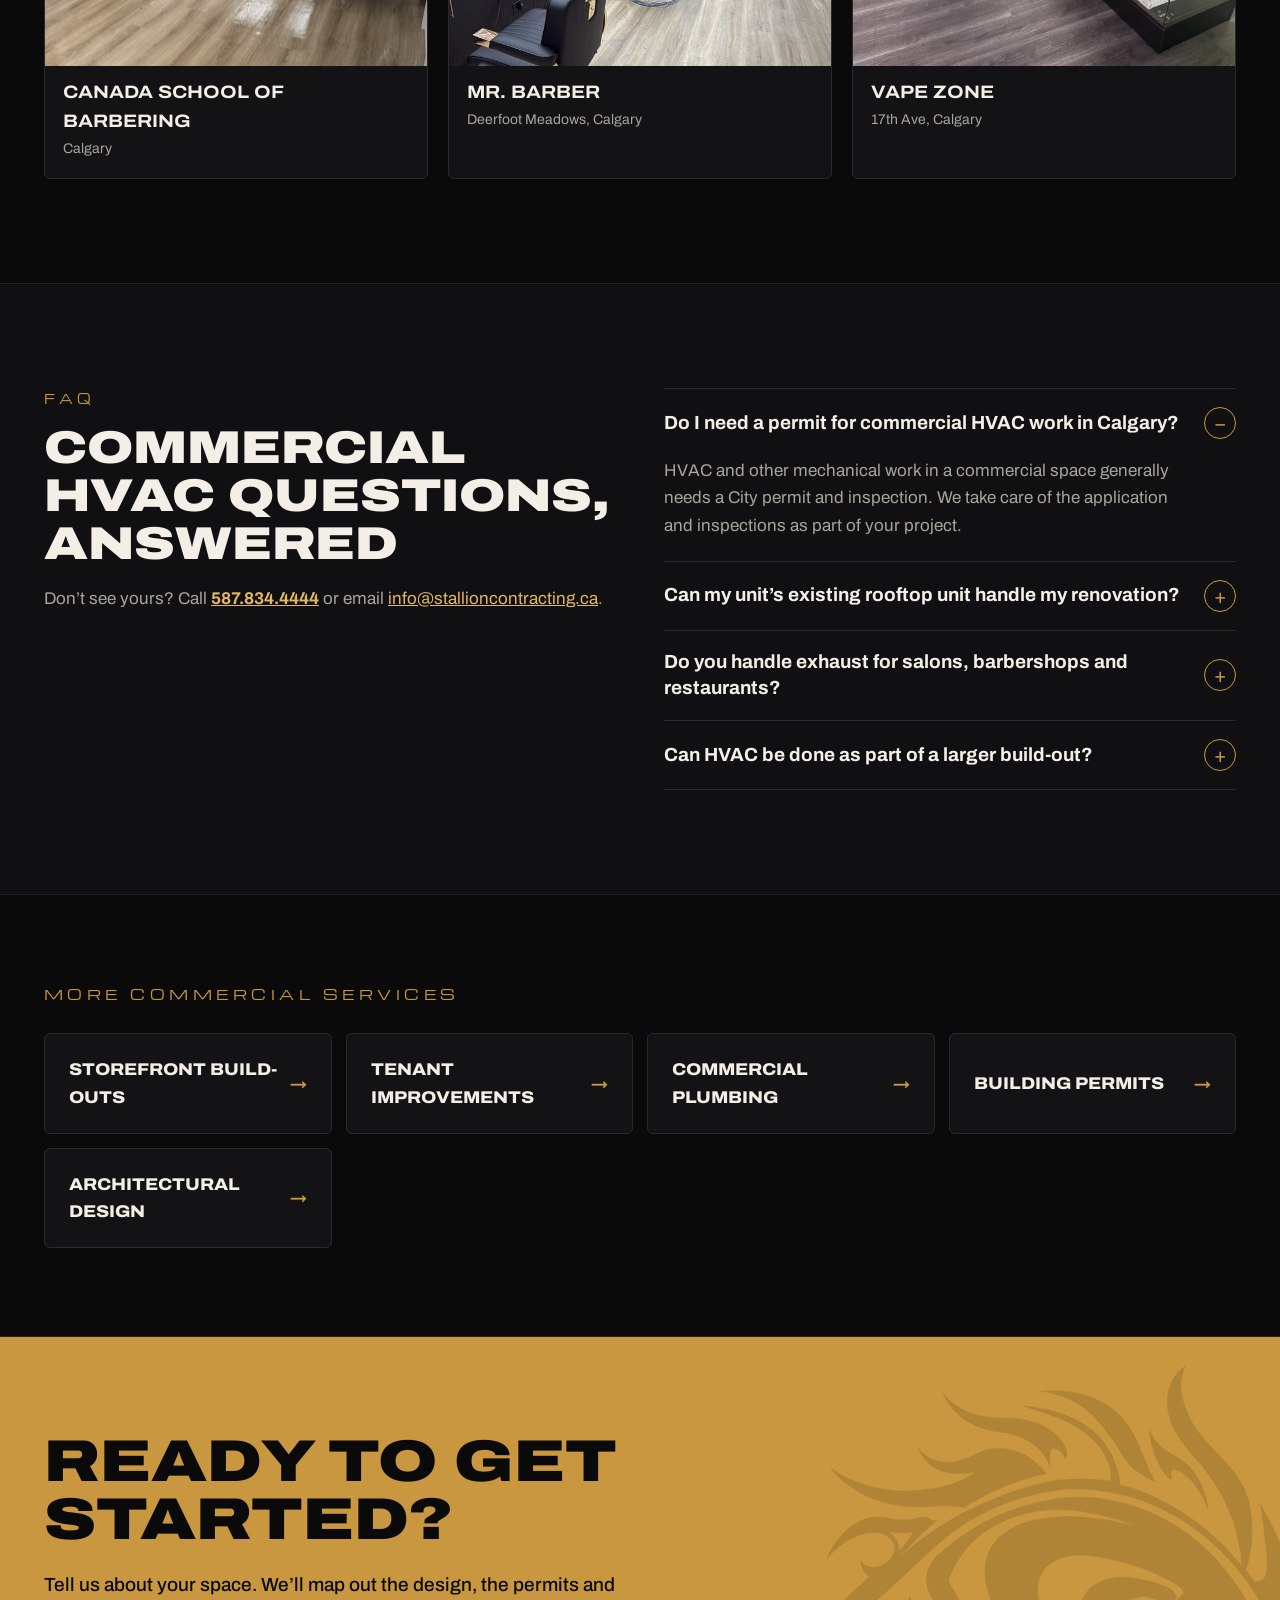
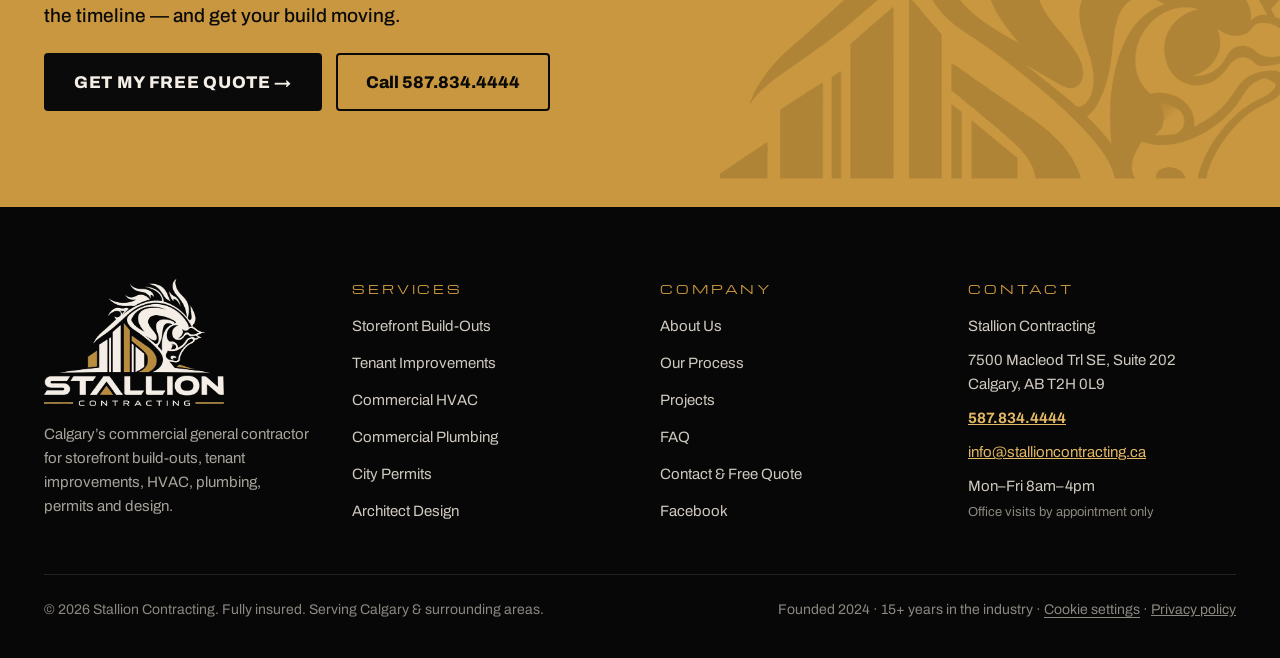
<file: commercial-hvac-calgary/index.html>
<!doctype html>
<html lang="en-CA">
<head>
<meta charset="utf-8">
<meta name="viewport" content="width=device-width, initial-scale=1, viewport-fit=cover">
<title>Commercial HVAC Contractor Calgary | Install &amp; Ductwork | Stallion Contracting</title>
<meta name="description" content="Commercial HVAC in Calgary for retail, salons, offices and restaurants: design, rooftop units, ductwork, ventilation, exhaust and permits as part of your build-out. Free quote.">
<link rel="canonical" href="https://stallioncontracting.ca/commercial-hvac-calgary/">
<meta name="robots" content="index, follow, max-image-preview:large">
<meta name="theme-color" content="#0A0A0B">
<meta property="og:type" content="website">
<meta property="og:site_name" content="Stallion Contracting">
<meta property="og:locale" content="en_CA">
<meta property="og:title" content="Commercial HVAC Contractor Calgary | Install &amp; Ductwork | Stallion Contracting">
<meta property="og:description" content="Commercial HVAC in Calgary for retail, salons, offices and restaurants: design, rooftop units, ductwork, ventilation, exhaust and permits as part of your build-out. Free quote.">
<meta property="og:url" content="https://stallioncontracting.ca/commercial-hvac-calgary/">
<meta property="og:image" content="https://stallioncontracting.ca/assets/img/og-image.jpg">
<meta property="og:image:width" content="1200">
<meta property="og:image:height" content="630">
<meta name="twitter:card" content="summary_large_image">
<link rel="icon" type="image/png" sizes="32x32" href="../assets/img/favicon-32.png">
<link rel="apple-touch-icon" href="../assets/img/apple-touch-icon.png">
<link rel="preconnect" href="https://fonts.googleapis.com">
<link rel="preconnect" href="https://fonts.gstatic.com" crossorigin>
<link rel="stylesheet" href="https://fonts.googleapis.com/css2?family=Archivo:wdth,wght@62..125,400..900&amp;family=Michroma&amp;display=swap">
<link rel="stylesheet" href="../assets/css/site.css?v=b079c1cd67">
<script>/* idpixel analytics: loads only after the visitor accepts cookies */(function(){try{if(localStorage.getItem('stConsent')==='accepted'){var s=document.createElement('script');s.src='https://cdn.idpixel.app/v1/idp-analytics-6aeba4a785a6346380ba4a94.min.js';s.defer=true;document.head.appendChild(s);}}catch(e){}})();</script>

<script type="application/ld+json">{"@context": "https://schema.org", "@type": "Service", "name": "Commercial HVAC in Calgary", "serviceType": "Commercial HVAC", "description": "Commercial HVAC in Calgary for retail, salons, offices and restaurants: design, rooftop units, ductwork, ventilation, exhaust and permits as part of your build-out. Free quote.", "url": "https://stallioncontracting.ca/commercial-hvac-calgary/", "provider": {"@type": "GeneralContractor", "@id": "https://stallioncontracting.ca/#business", "name": "Stallion Contracting", "telephone": "+1-587-834-4444", "url": "https://stallioncontracting.ca/", "address": {"@type": "PostalAddress", "streetAddress": "7500 Macleod Trl SE, Suite 202", "addressLocality": "Calgary", "addressRegion": "AB", "postalCode": "T2H 0L9", "addressCountry": "CA"}}, "areaServed": {"@type": "City", "name": "Calgary"}}</script>
<script type="application/ld+json">{"@context": "https://schema.org", "@type": "BreadcrumbList", "itemListElement": [{"@type": "ListItem", "position": 1, "name": "Home", "item": "https://stallioncontracting.ca/"}, {"@type": "ListItem", "position": 2, "name": "Services", "item": "https://stallioncontracting.ca/#services"}, {"@type": "ListItem", "position": 3, "name": "Commercial HVAC", "item": "https://stallioncontracting.ca/commercial-hvac-calgary/"}]}</script>
<script type="application/ld+json">{"@context": "https://schema.org", "@type": "FAQPage", "mainEntity": [{"@type": "Question", "name": "Do I need a permit for commercial HVAC work in Calgary?", "acceptedAnswer": {"@type": "Answer", "text": "HVAC and other mechanical work in a commercial space generally needs a City permit and inspection. We take care of the application and inspections as part of your project."}}, {"@type": "Question", "name": "Can my unit’s existing rooftop unit handle my renovation?", "acceptedAnswer": {"@type": "Answer", "text": "Sometimes. We review the existing equipment against your new layout and occupancy, then recommend whether it can be modified or needs to be upgraded or replaced."}}, {"@type": "Question", "name": "Do you handle exhaust for salons, barbershops and restaurants?", "acceptedAnswer": {"@type": "Answer", "text": "Yes. We design exhaust and ventilation for your use and coordinate kitchen hoods, make-up air and related trades for food-service spaces."}}, {"@type": "Question", "name": "Can HVAC be done as part of a larger build-out?", "acceptedAnswer": {"@type": "Answer", "text": "That’s our specialty. Designing HVAC together with the layout, ceilings and lighting avoids rework and keeps one schedule for the whole job."}}]}</script>
</head>
<body>
<div class="site-wrap" style="background: #0A0A0B; color: #F4EFE6; font-family: 'Archivo', system-ui, sans-serif; font-size: 17px; line-height: 1.6; min-width: 0">
<a class="skip-link" href="#main">Skip to content</a>
<!-- TOP BAR -->
<div style="border-bottom: 1px solid #222226; background: #0A0A0B">
<div class="topbar-inner" style="max-width: 1240px; margin: 0 auto; padding: 10px 24px; display: flex; flex-wrap: wrap; justify-content: space-between; align-items: center; gap: 8px 24px; font-size: 14px; color: #A9A49B">
<div style="display: flex; flex-wrap: wrap; gap: 6px 24px; align-items: center">
<span class="tb-area">Calgary, AB &amp; surrounding areas</span>
<span>Mon–Fri 8am–4pm <span style="font-size: 12px; color: #8C877F">· By appointment only</span></span>
<a class="tb-email" href="mailto:info@stallioncontracting.ca" style="color: #A9A49B; text-decoration: none">info@stallioncontracting.ca</a>
</div>
<div style="display: flex; gap: 8px; align-items: center; color: #E2B865; font-weight: 600"><svg aria-hidden="true" width="14" height="14" viewBox="0 0 24 24" fill="none" stroke="currentColor" stroke-width="2" stroke-linecap="round" stroke-linejoin="round"><path d="M12 2l3 7h7l-5.5 4.5L18.5 21 12 16.5 5.5 21l2-7.5L2 9h7z"></path></svg>Fully insured · 15+ years experience</div>
</div>
</div>

<!-- NAV -->
<header class="hdr site-header" style="position: sticky; top: 0; z-index: 20; background: rgba(10,10,11,0.94); border-bottom: 1px solid #222226; backdrop-filter: blur(8px)">
<nav aria-label="Main" style="max-width: 1240px; margin: 0 auto; padding: 14px 24px; display: flex; flex-wrap: wrap; align-items: center; justify-content: space-between; gap: 14px 32px">
<a class="logo-glint" href="../" aria-label="Stallion Contracting home" style="display: flex; align-items: center"><img src="../assets/img/logo-light-560.png" alt="Stallion Contracting" width="91" height="64" style="height: 64px; width: auto; display: block"></a>
<div class="nav-links" style="display: flex; flex-wrap: wrap; align-items: center; gap: 6px 28px; font-size: 15px; font-weight: 600; letter-spacing: 0.02em">
<a class="navlink" href="../#services" style="color: #F4EFE6">Services</a>
<a class="navlink" href="../storefront-build-outs-calgary/" style="color: #F4EFE6">Storefront Build-Outs</a>
<a class="navlink" href="../#process" style="color: #F4EFE6">Our Process</a>
<a class="navlink" href="../#projects" style="color: #F4EFE6">Projects</a>
<a class="navlink" href="../#about" style="color: #F4EFE6">About</a>
<a class="navlink" href="../#faq" style="color: #F4EFE6">FAQ</a>
</div>
<div style="display: flex; flex-wrap: wrap; align-items: center; gap: 12px">
<a class="btn-line nav-call" href="tel:+15878344444" style="display: inline-flex; align-items: center; gap: 8px; min-height: 46px; padding: 0 18px; border: 1px solid #3A3A40; border-radius: 4px; color: #F4EFE6; text-decoration: none; font-weight: 700"><svg aria-hidden="true" width="16" height="16" viewBox="0 0 24 24" fill="none" stroke="currentColor" stroke-width="2" stroke-linecap="round" stroke-linejoin="round"><path d="M22 16.9v3a2 2 0 0 1-2.2 2 19.8 19.8 0 0 1-8.6-3.1 19.5 19.5 0 0 1-6-6A19.8 19.8 0 0 1 2.1 4.2 2 2 0 0 1 4.1 2h3a2 2 0 0 1 2 1.7c.1.9.4 1.8.7 2.7a2 2 0 0 1-.5 2.1L8 9.8a16 16 0 0 0 6 6l1.3-1.3a2 2 0 0 1 2.1-.4c.9.3 1.8.6 2.7.7a2 2 0 0 1 1.7 2z"></path></svg>587.834.4444</a>
<a class="btn-gold cta-glow" href="#quote" style="display: inline-flex; align-items: center; min-height: 46px; padding: 0 22px; background: #C9973F; color: #0A0A0B; border-radius: 4px; text-decoration: none; font-weight: 800; letter-spacing: 0.03em; text-transform: uppercase; font-size: 14px">Free Quote</a>
</div>
</nav>
</header>
<main id="main">
<section aria-labelledby="svc-title" style="position: relative; overflow: hidden; border-bottom: 1px solid #222226">
<div class="stripes-drift" aria-hidden="true" style="position: absolute; top: 0; right: 0; width: 46%; height: 100%; background: repeating-linear-gradient(135deg, transparent 0 46px, rgba(201,151,63,0.07) 46px 48px); pointer-events: none"></div>
<div style="position: relative; max-width: 1240px; margin: 0 auto; padding: 40px 24px 96px; display: flex; flex-direction: column; gap: 40px">
<nav aria-label="Breadcrumb" class="crumbs"><ol><li><a href="../">Home</a></li><li><a href="../#services">Services</a></li><li aria-current="page">Commercial HVAC</li></ol></nav>
<div style="display: flex; flex-wrap: wrap; gap: 56px; align-items: flex-start">
<div style="flex: 999 1 480px; display: flex; flex-direction: column; gap: 26px; min-width: 0; padding-top: 24px">
<p class="rise d1" style="margin: 0; font-family: 'Michroma', sans-serif; font-size: 13px; letter-spacing: 0.32em; text-transform: uppercase; color: #C9973F">Commercial HVAC · Calgary</p>
<h1 id="svc-title" class="rise d2" style="margin: 0; font-size: clamp(34px, 4.2vw, 58px); line-height: 1.02; font-weight: 900; font-stretch: 112%; text-transform: uppercase; overflow-wrap: anywhere">Commercial HVAC in Calgary</h1>
<p class="rise d3" style="margin: 0; max-width: 580px; font-size: 20px; line-height: 1.55; color: #CFC9BF">Heating, cooling and ventilation sized for your space, your occupancy and Calgary winters — designed, permitted and installed as part of your build.</p>
<div class="rise d4" style="display: flex; flex-wrap: wrap; gap: 14px">
<a class="btn-gold" href="#quote" style="display: inline-flex; align-items: center; min-height: 56px; padding: 0 28px; background: #C9973F; color: #0A0A0B; border-radius: 4px; text-decoration: none; font-weight: 800; letter-spacing: 0.04em; text-transform: uppercase">Get My Free Quote →</a>
<a class="btn-line" href="tel:+15878344444" style="display: inline-flex; align-items: center; min-height: 56px; padding: 0 26px; border: 1px solid #3A3A40; border-radius: 4px; color: #F4EFE6; text-decoration: none; font-weight: 700">Call 587.834.4444</a>
</div>
<ul class="rise d5" style="margin: 0; padding: 0; list-style: none; display: grid; grid-template-columns: repeat(auto-fit, minmax(220px, 1fr)); gap: 12px 24px; font-size: 15px; color: #E6E0D6">
<li style="display: flex; gap: 10px; align-items: center"><svg aria-hidden="true" width="20" height="20" viewBox="0 0 24 24" fill="none" stroke="#C9973F" stroke-width="2.4" stroke-linecap="round" stroke-linejoin="round"><path d="M20 6L9 17l-5-5"></path></svg>Fully insured on every project</li>
<li style="display: flex; gap: 10px; align-items: center"><svg aria-hidden="true" width="20" height="20" viewBox="0 0 24 24" fill="none" stroke="#C9973F" stroke-width="2.4" stroke-linecap="round" stroke-linejoin="round"><path d="M20 6L9 17l-5-5"></path></svg>15+ years leading commercial builds from first sketch to handover</li>
<li style="display: flex; gap: 10px; align-items: center"><svg aria-hidden="true" width="20" height="20" viewBox="0 0 24 24" fill="none" stroke="#C9973F" stroke-width="2.4" stroke-linecap="round" stroke-linejoin="round"><path d="M20 6L9 17l-5-5"></path></svg>Drawings &amp; permits handled for you</li>
<li style="display: flex; gap: 10px; align-items: center"><svg aria-hidden="true" width="20" height="20" viewBox="0 0 24 24" fill="none" stroke="#C9973F" stroke-width="2.4" stroke-linecap="round" stroke-linejoin="round"><path d="M20 6L9 17l-5-5"></path></svg>One team, one point of contact</li>
</ul>
</div>
<div id="quote" class="slide-in" style="flex: 1 1 420px; max-width: 460px; position: relative; z-index: 1; background: #131315; border: 1px solid #2A2A2E; border-top: 4px solid #C9973F; border-radius: 6px; padding: 32px; min-width: 0">
<form id="quote-form" class="quiz" action="../send-quote.php" data-backup="https://formsubmit.co/ajax/info@stallioncontracting.ca" method="POST" aria-labelledby="quote-title" data-preset="Commercial HVAC" style="display: flex; flex-direction: column; gap: 18px; margin: 0">
<input type="hidden" name="_subject" value="New quote request — stallioncontracting.ca">
<input type="hidden" name="_template" value="table">
<input type="hidden" name="_captcha" value="false">
<input type="hidden" name="page" value="Commercial HVAC page">
<input type="text" name="_honey" class="hp" tabindex="-1" autocomplete="off" aria-hidden="true">
<div>
<h2 id="quote-title" style="margin: 0 0 4px; font-size: 26px; line-height: 1.15; font-weight: 900; font-stretch: 115%; text-transform: uppercase">Get a free build-out quote</h2>
<p style="margin: 0; font-size: 15px; color: #A9A49B">4 quick taps and your details — takes about 30 seconds.</p>
</div>
<div class="qprog"><div class="qbars" aria-hidden="true"><span></span><span></span><span></span><span></span><span></span></div><p class="qnum" aria-live="polite">Step <span id="q-num">1</span> of 5</p></div>
<fieldset class="qstep" data-step="0"><legend class="qlegend" tabindex="-1">What are you building?</legend><div class="qgrid"><input class="qradio" type="radio" name="project_type" id="q-project_type-0" value="Storefront build-out"><label class="qopt" for="q-project_type-0">Storefront build-out</label><input class="qradio" type="radio" name="project_type" id="q-project_type-1" value="Tenant improvement"><label class="qopt" for="q-project_type-1">Tenant improvement</label><input class="qradio" type="radio" name="project_type" id="q-project_type-2" value="Commercial HVAC"><label class="qopt" for="q-project_type-2">Commercial HVAC</label><input class="qradio" type="radio" name="project_type" id="q-project_type-3" value="Commercial plumbing"><label class="qopt" for="q-project_type-3">Commercial plumbing</label><input class="qradio" type="radio" name="project_type" id="q-project_type-4" value="Design &amp; permits"><label class="qopt" for="q-project_type-4">Design &amp; permits</label><input class="qradio" type="radio" name="project_type" id="q-project_type-5" value="Something else"><label class="qopt" for="q-project_type-5">Something else</label></div></fieldset><fieldset class="qstep" data-step="1"><legend class="qlegend" tabindex="-1">How big is the space?</legend><div class="qgrid"><input class="qradio" type="radio" name="space_size" id="q-space_size-0" value="Under 1,000 sq ft"><label class="qopt" for="q-space_size-0">Under 1,000 sq ft</label><input class="qradio" type="radio" name="space_size" id="q-space_size-1" value="1,000–2,500 sq ft"><label class="qopt" for="q-space_size-1">1,000–2,500 sq ft</label><input class="qradio" type="radio" name="space_size" id="q-space_size-2" value="2,500–5,000 sq ft"><label class="qopt" for="q-space_size-2">2,500–5,000 sq ft</label><input class="qradio" type="radio" name="space_size" id="q-space_size-3" value="5,000+ sq ft"><label class="qopt" for="q-space_size-3">5,000+ sq ft</label><input class="qradio" type="radio" name="space_size" id="q-space_size-4" value="Not sure yet"><label class="qopt" for="q-space_size-4">Not sure yet</label></div></fieldset><fieldset class="qstep" data-step="2"><legend class="qlegend" tabindex="-1">When do you want to start?</legend><div class="qgrid"><input class="qradio" type="radio" name="timeline" id="q-timeline-0" value="As soon as possible"><label class="qopt" for="q-timeline-0">As soon as possible</label><input class="qradio" type="radio" name="timeline" id="q-timeline-1" value="Within 1–3 months"><label class="qopt" for="q-timeline-1">Within 1–3 months</label><input class="qradio" type="radio" name="timeline" id="q-timeline-2" value="3–6 months out"><label class="qopt" for="q-timeline-2">3–6 months out</label><input class="qradio" type="radio" name="timeline" id="q-timeline-3" value="Just planning"><label class="qopt" for="q-timeline-3">Just planning</label></div></fieldset><fieldset class="qstep" data-step="3"><legend class="qlegend" tabindex="-1">Do you have drawings or permits?</legend><div class="qgrid"><input class="qradio" type="radio" name="drawings_permits" id="q-drawings_permits-0" value="Need design &amp; permits"><label class="qopt" for="q-drawings_permits-0">Need design &amp; permits</label><input class="qradio" type="radio" name="drawings_permits" id="q-drawings_permits-1" value="Have drawings, need permits"><label class="qopt" for="q-drawings_permits-1">Have drawings, need permits</label><input class="qradio" type="radio" name="drawings_permits" id="q-drawings_permits-2" value="Drawings &amp; permits ready"><label class="qopt" for="q-drawings_permits-2">Drawings &amp; permits ready</label><input class="qradio" type="radio" name="drawings_permits" id="q-drawings_permits-3" value="Not sure"><label class="qopt" for="q-drawings_permits-3">Not sure</label></div></fieldset><div class="qstep" data-step="4">
<p class="qlegend" tabindex="-1">Where should we send your quote?</p>
<div id="q-summary" class="qsummary"></div>
<div style="display: grid; grid-template-columns: repeat(auto-fit, minmax(190px, 1fr)); gap: 14px; margin-top: 14px">
<div style="display: flex; flex-direction: column; gap: 6px"><label for="f-name" style="font-size: 13px; font-weight: 700; letter-spacing: 0.04em; text-transform: uppercase; color: #CFC9BF">Full name</label><input id="f-name" name="name" type="text" required autocomplete="name" placeholder="Jane Smith" style="min-height: 48px; padding: 0 14px; background: #0A0A0B; border: 1px solid #34343A; border-radius: 4px; color: #F4EFE6; font: inherit; font-size: 16px"></div>
<div style="display: flex; flex-direction: column; gap: 6px"><label for="f-phone" style="font-size: 13px; font-weight: 700; letter-spacing: 0.04em; text-transform: uppercase; color: #CFC9BF">Phone</label><input id="f-phone" name="phone" type="tel" required autocomplete="tel" placeholder="(403) 555-0123" style="min-height: 48px; padding: 0 14px; background: #0A0A0B; border: 1px solid #34343A; border-radius: 4px; color: #F4EFE6; font: inherit; font-size: 16px"></div>
</div>
<div style="display: flex; flex-direction: column; gap: 6px; margin-top: 14px"><label for="f-email" style="font-size: 13px; font-weight: 700; letter-spacing: 0.04em; text-transform: uppercase; color: #CFC9BF">Email</label><input id="f-email" name="email" type="email" autocomplete="email" placeholder="you@business.com" style="min-height: 48px; padding: 0 14px; background: #0A0A0B; border: 1px solid #34343A; border-radius: 4px; color: #F4EFE6; font: inherit; font-size: 16px"></div>
<div style="display: flex; flex-direction: column; gap: 6px; margin-top: 14px"><label for="f-msg" style="font-size: 13px; font-weight: 700; letter-spacing: 0.04em; text-transform: uppercase; color: #CFC9BF">Anything else? <span style="font-weight: 400; text-transform: none; letter-spacing: 0; color: #8C877F">(address, opening date, notes)</span></label><textarea id="f-msg" name="details" rows="2" placeholder="e.g. Unit at Deerfoot Meadows, opening in spring" style="padding: 12px 14px; background: #0A0A0B; border: 1px solid #34343A; border-radius: 4px; color: #F4EFE6; font: inherit; font-size: 16px; resize: vertical"></textarea></div>
<button class="btn-gold" type="submit" style="width: 100%; margin-top: 16px; min-height: 56px; border: 0; border-radius: 4px; background: #C9973F; color: #0A0A0B; font: inherit; font-size: 16px; font-weight: 800; letter-spacing: 0.05em; text-transform: uppercase; cursor: pointer">Send My Quote Request →</button>
<p class="form-privacy" style="margin: 10px 0 0; font-size: 13px; line-height: 1.5; color: #8C877F">We use your details only to reply to your request. See our <a href="/privacy-policy/" style="color: #CFC9BF">privacy policy</a>.</p>
</div>
<div class="qfoot"><button type="button" id="q-back" class="qback" hidden>← Back</button><p style="margin: 0 0 0 auto; font-size: 14px; color: #A9A49B">Prefer to talk? <a href="tel:+15878344444" style="font-weight: 700">587.834.4444</a></p></div>
<p id="form-error" role="alert" hidden style="margin: 0; padding: 12px 14px; border: 1px solid #C9973F; border-radius: 4px; font-size: 15px; color: #F4EFE6">Sorry — that didn’t send. Please call <a href="tel:+15878344444" style="font-weight: 700">587.834.4444</a> or email <a href="mailto:info@stallioncontracting.ca">info@stallioncontracting.ca</a>.</p>
</form>
<div id="quote-success" role="status" tabindex="-1" hidden style="display: flex; flex-direction: column; gap: 14px; align-items: flex-start; padding: 24px 0">
<svg aria-hidden="true" width="44" height="44" viewBox="0 0 24 24" fill="none" stroke="#C9973F" stroke-width="2" stroke-linecap="round" stroke-linejoin="round"><circle cx="12" cy="12" r="10"></circle><path d="M16 9l-5.5 6L8 12.5"></path></svg>
<h2 style="margin: 0; font-size: 28px; font-weight: 900; font-stretch: 115%; text-transform: uppercase">Request received.</h2>
<p style="margin: 0; color: #CFC9BF">Thanks — a member of the Stallion team will call you to talk through your project. Need us sooner? Call <a href="tel:+15878344444">587.834.4444</a>.</p>
<button id="quote-reset" class="btn-line" type="button" style="min-height: 46px; padding: 0 18px; background: transparent; border: 1px solid #3A3A40; border-radius: 4px; color: #F4EFE6; font: inherit; font-weight: 700; cursor: pointer">Send another request</button>
</div>
</div>
</div>
</div>
</section>

<section aria-labelledby="inc-title" style="background: #101012; border-bottom: 1px solid #222226">
<div style="max-width: 1240px; margin: 0 auto; padding: 104px 24px; display: grid; grid-template-columns: repeat(auto-fit, minmax(min(100%, 420px), 1fr)); gap: 56px; align-items: start">
<div style="display: flex; flex-direction: column; gap: 18px">
<p style="margin: 0; font-family: 'Michroma', sans-serif; font-size: 13px; letter-spacing: 0.32em; text-transform: uppercase; color: #C9973F">What’s included</p>
<h2 id="inc-title" style="margin: 0; font-size: clamp(30px, 3.6vw, 46px); line-height: 1.04; font-weight: 900; font-stretch: 125%; text-transform: uppercase">One contract. <span style="color: #C9973F">Every trade.</span></h2>
<p style="margin: 0; font-size: 18px; color: #A9A49B">Everything below is planned, scheduled and managed by Stallion — so you deal with one team, not a dozen.</p>
</div>
<ul style="margin: 0; padding: 0; list-style: none; display: grid; grid-template-columns: repeat(auto-fit, minmax(230px, 1fr)); gap: 16px 28px; font-size: 17px"><li style="display: flex; gap: 12px; align-items: flex-start"><span aria-hidden="true" style="flex: none; margin-top: 8px; width: 10px; height: 10px; background: #C9973F; transform: rotate(45deg)"></span><span>HVAC design &amp; load sizing</span></li><li style="display: flex; gap: 12px; align-items: flex-start"><span aria-hidden="true" style="flex: none; margin-top: 8px; width: 10px; height: 10px; background: #C9973F; transform: rotate(45deg)"></span><span>Rooftop unit supply &amp; install</span></li><li style="display: flex; gap: 12px; align-items: flex-start"><span aria-hidden="true" style="flex: none; margin-top: 8px; width: 10px; height: 10px; background: #C9973F; transform: rotate(45deg)"></span><span>New &amp; modified ductwork</span></li><li style="display: flex; gap: 12px; align-items: flex-start"><span aria-hidden="true" style="flex: none; margin-top: 8px; width: 10px; height: 10px; background: #C9973F; transform: rotate(45deg)"></span><span>Ventilation for occupancy &amp; code</span></li><li style="display: flex; gap: 12px; align-items: flex-start"><span aria-hidden="true" style="flex: none; margin-top: 8px; width: 10px; height: 10px; background: #C9973F; transform: rotate(45deg)"></span><span>Exhaust &amp; make-up air</span></li><li style="display: flex; gap: 12px; align-items: flex-start"><span aria-hidden="true" style="flex: none; margin-top: 8px; width: 10px; height: 10px; background: #C9973F; transform: rotate(45deg)"></span><span>Thermostats &amp; zoning controls</span></li><li style="display: flex; gap: 12px; align-items: flex-start"><span aria-hidden="true" style="flex: none; margin-top: 8px; width: 10px; height: 10px; background: #C9973F; transform: rotate(45deg)"></span><span>Rebalancing after renovations</span></li><li style="display: flex; gap: 12px; align-items: flex-start"><span aria-hidden="true" style="flex: none; margin-top: 8px; width: 10px; height: 10px; background: #C9973F; transform: rotate(45deg)"></span><span>Replacements &amp; upgrades</span></li><li style="display: flex; gap: 12px; align-items: flex-start"><span aria-hidden="true" style="flex: none; margin-top: 8px; width: 10px; height: 10px; background: #C9973F; transform: rotate(45deg)"></span><span>HVAC permits &amp; inspections</span></li></ul>
</div>
</section>

<section aria-labelledby="why-title" style="border-bottom: 1px solid #222226">
<div style="max-width: 1240px; margin: 0 auto; padding: 104px 24px; display: grid; grid-template-columns: repeat(auto-fit, minmax(min(100%, 420px), 1fr)); gap: 56px; align-items: start">
<div style="display: flex; flex-direction: column; gap: 20px">
<p style="margin: 0; font-family: 'Michroma', sans-serif; font-size: 13px; letter-spacing: 0.32em; text-transform: uppercase; color: #C9973F">The Stallion Difference</p>
<h2 id="why-title" style="margin: 0; font-size: clamp(30px, 3.6vw, 46px); line-height: 1.04; font-weight: 900; font-stretch: 125%; text-transform: uppercase">Precise. Fast. <span style="color: #C9973F">Finished.</span></h2>
<p style="margin: 0; font-size: 18px; color: #CFC9BF">When you change a commercial space, the HVAC usually has to change with it. New walls interrupt airflow, more people need more fresh air, and some uses — salons, barbershops, kitchens — need dedicated exhaust and ventilation.</p><p style="margin: 0; font-size: 18px; color: #CFC9BF">Because Stallion builds the whole space, your HVAC is designed alongside the layout instead of patched in afterwards. We size the system for the space and how it will be used, route ductwork to suit the ceilings and finishes, and handle the permits and inspections.</p><p style="margin: 0; font-size: 18px; color: #CFC9BF">For restaurants and food service, we coordinate kitchen exhaust, make-up air and fire-suppression requirements with the specialized trades involved, so it all comes together on one schedule.</p>
</div>
<div style="display: flex; flex-direction: column; gap: 18px; padding: 32px; background: #131315; border: 1px solid #2A2A2E; border-top: 4px solid #C9973F; border-radius: 6px">
<h3 style="margin: 0; font-size: 22px; font-weight: 900; font-stretch: 115%; text-transform: uppercase">Built for</h3>
<ul style="margin: 0; padding: 0; list-style: none; display: flex; flex-wrap: wrap; gap: 10px"><li style="padding: 10px 16px; border: 1px solid #34343A; border-radius: 999px; font-weight: 700; font-size: 15px">Retail stores</li><li style="padding: 10px 16px; border: 1px solid #34343A; border-radius: 999px; font-weight: 700; font-size: 15px">Salons &amp; barbershops</li><li style="padding: 10px 16px; border: 1px solid #34343A; border-radius: 999px; font-weight: 700; font-size: 15px">Offices</li><li style="padding: 10px 16px; border: 1px solid #34343A; border-radius: 999px; font-weight: 700; font-size: 15px">Restaurants &amp; cafés</li><li style="padding: 10px 16px; border: 1px solid #34343A; border-radius: 999px; font-weight: 700; font-size: 15px">Clinics</li><li style="padding: 10px 16px; border: 1px solid #34343A; border-radius: 999px; font-weight: 700; font-size: 15px">Schools &amp; studios</li></ul>
<p style="margin: 8px 0 0; font-size: 15px; color: #A9A49B">Fully insured · Calgary &amp; surrounding areas · 7500 Macleod Trl SE, Suite 202</p>
<a class="btn-gold" href="#quote" style="display: inline-flex; align-items: center; justify-content: center; min-height: 52px; padding: 0 22px; background: #C9973F; color: #0A0A0B; border-radius: 4px; text-decoration: none; font-weight: 800; letter-spacing: 0.04em; text-transform: uppercase; font-size: 14px">Start your project →</a>
</div>
</div>
</section>

<!-- PROCESS -->
<section id="process" aria-labelledby="process-title" style="background: #101012; border-bottom: 1px solid #222226">
<div style="max-width: 1240px; margin: 0 auto; padding: 112px 24px; display: flex; flex-direction: column; gap: 48px">
<div style="display: flex; flex-direction: column; gap: 16px; max-width: 760px">
<p style="margin: 0; font-family: 'Michroma', sans-serif; font-size: 13px; letter-spacing: 0.32em; text-transform: uppercase; color: #C9973F">How It Works</p>
<h2 id="process-title" style="margin: 0; font-size: clamp(34px, 4vw, 52px); line-height: 1.02; font-weight: 900; font-stretch: 125%; text-transform: uppercase">From idea to open doors in 4 steps</h2>
</div>
<ol style="margin: 0; padding: 0; list-style: none; display: grid; grid-template-columns: repeat(auto-fit, minmax(min(100%, 240px), 1fr)); gap: 20px">
<li style="position: relative; padding: 28px; background: #131315; border: 1px solid #2A2A2E; border-radius: 6px; display: flex; flex-direction: column; gap: 12px">
<span style="font-size: 56px; line-height: 1; font-weight: 900; font-stretch: 125%; color: #C9973F">01</span>
<h3 style="margin: 0; font-size: 20px; font-weight: 800; font-stretch: 112%; text-transform: uppercase">Free consultation</h3>
<p style="margin: 0; font-size: 16px; color: #A9A49B">We walk your space, hear your vision and map out the scope, budget and timeline.</p>
</li>
<li style="position: relative; padding: 28px; background: #131315; border: 1px solid #2A2A2E; border-radius: 6px; display: flex; flex-direction: column; gap: 12px">
<span style="font-size: 56px; line-height: 1; font-weight: 900; font-stretch: 125%; color: #C9973F">02</span>
<h3 style="margin: 0; font-size: 20px; font-weight: 800; font-stretch: 112%; text-transform: uppercase">Design &amp; drawings</h3>
<p style="margin: 0; font-size: 16px; color: #A9A49B">Our architects and engineers draft your project and finalize the design with you.</p>
</li>
<li style="position: relative; padding: 28px; background: #131315; border: 1px solid #2A2A2E; border-radius: 6px; display: flex; flex-direction: column; gap: 12px">
<span style="font-size: 56px; line-height: 1; font-weight: 900; font-stretch: 125%; color: #C9973F">03</span>
<h3 style="margin: 0; font-size: 20px; font-weight: 800; font-stretch: 112%; text-transform: uppercase">Permits &amp; approvals</h3>
<p style="margin: 0; font-size: 16px; color: #A9A49B">We pull every permit your project needs and handle the City so you don’t have to.</p>
</li>
<li style="position: relative; padding: 28px; background: #131315; border: 1px solid #2A2A2E; border-radius: 6px; display: flex; flex-direction: column; gap: 12px">
<span style="font-size: 56px; line-height: 1; font-weight: 900; font-stretch: 125%; color: #C9973F">04</span>
<h3 style="margin: 0; font-size: 20px; font-weight: 800; font-stretch: 112%; text-transform: uppercase">Build &amp; handover</h3>
<p style="margin: 0; font-size: 16px; color: #A9A49B">Construction starts on the agreed timeline and finishes with a walkthrough and your keys.</p>
</li>
</ol>
</div>
</section>

<section aria-labelledby="work-title" style="border-bottom: 1px solid #222226">
<div style="max-width: 1240px; margin: 0 auto; padding: 104px 24px; display: flex; flex-direction: column; gap: 36px">
<div style="display: flex; flex-wrap: wrap; justify-content: space-between; align-items: flex-end; gap: 20px">
<div style="display: flex; flex-direction: column; gap: 16px"><p style="margin: 0; font-family: 'Michroma', sans-serif; font-size: 13px; letter-spacing: 0.32em; text-transform: uppercase; color: #C9973F">Recent Work</p><h2 id="work-title" style="margin: 0; font-size: clamp(30px, 3.6vw, 46px); line-height: 1.04; font-weight: 900; font-stretch: 125%; text-transform: uppercase">Built by Stallion</h2></div>
<a class="btn-line" href="../#projects" style="display: inline-flex; align-items: center; min-height: 48px; padding: 0 20px; border: 1px solid #3A3A40; border-radius: 4px; color: #F4EFE6; text-decoration: none; font-weight: 700">See before &amp; afters →</a>
</div>
<div style="display: grid; grid-template-columns: repeat(auto-fit, minmax(min(100%, 300px), 1fr)); gap: 20px"><a class="card" href="../#projects" style="min-width: 0; display: flex; flex-direction: column; gap: 12px; color: #F4EFE6; text-decoration: none; border: 1px solid #2A2A2E; border-radius: 6px; overflow: hidden; background: #131315">
<img src="../assets/img/projects/canada-school-of-barbering-cutting-floor.jpg" alt="Canada School of Barbering, Calgary — built by Stallion Contracting" loading="lazy" style="width: 100%; aspect-ratio: 4 / 3; object-fit: cover; display: block">
<span style="padding: 0 18px 18px; display: flex; flex-direction: column; gap: 2px"><strong style="font-size: 18px; text-transform: uppercase; font-stretch: 115%">Canada School of Barbering</strong><span style="font-size: 14px; color: #A9A49B">Calgary</span></span></a><a class="card" href="../#projects" style="min-width: 0; display: flex; flex-direction: column; gap: 12px; color: #F4EFE6; text-decoration: none; border: 1px solid #2A2A2E; border-radius: 6px; overflow: hidden; background: #131315">
<img src="../assets/img/projects/mr-barber-deerfoot-barber-floor.jpg" alt="Mr. Barber, Deerfoot Meadows, Calgary — built by Stallion Contracting" loading="lazy" style="width: 100%; aspect-ratio: 4 / 3; object-fit: cover; display: block">
<span style="padding: 0 18px 18px; display: flex; flex-direction: column; gap: 2px"><strong style="font-size: 18px; text-transform: uppercase; font-stretch: 115%">Mr. Barber</strong><span style="font-size: 14px; color: #A9A49B">Deerfoot Meadows, Calgary</span></span></a><a class="card" href="../#projects" style="min-width: 0; display: flex; flex-direction: column; gap: 12px; color: #F4EFE6; text-decoration: none; border: 1px solid #2A2A2E; border-radius: 6px; overflow: hidden; background: #131315">
<img src="../assets/img/projects/vape-zone-showcases.jpg" alt="Vape Zone, 17th Ave, Calgary — built by Stallion Contracting" loading="lazy" style="width: 100%; aspect-ratio: 4 / 3; object-fit: cover; display: block">
<span style="padding: 0 18px 18px; display: flex; flex-direction: column; gap: 2px"><strong style="font-size: 18px; text-transform: uppercase; font-stretch: 115%">Vape Zone</strong><span style="font-size: 14px; color: #A9A49B">17th Ave, Calgary</span></span></a></div>
</div>
</section>

<section id="faq" aria-labelledby="faq-title" style="background: #101012; border-bottom: 1px solid #222226">
<div style="max-width: 1240px; margin: 0 auto; padding: 104px 24px; display: grid; grid-template-columns: repeat(auto-fit, minmax(min(100%, 360px), 1fr)); gap: 48px; align-items: start">
<div style="display: flex; flex-direction: column; gap: 16px">
<p style="margin: 0; font-family: 'Michroma', sans-serif; font-size: 13px; letter-spacing: 0.32em; text-transform: uppercase; color: #C9973F">FAQ</p>
<h2 id="faq-title" style="margin: 0; font-size: clamp(30px, 3.6vw, 46px); line-height: 1.04; font-weight: 900; font-stretch: 125%; text-transform: uppercase">Commercial HVAC questions, answered</h2>
<p style="margin: 0; color: #A9A49B">Don’t see yours? Call <a href="tel:+15878344444" style="font-weight: 700">587.834.4444</a> or email <a href="mailto:info@stallioncontracting.ca">info@stallioncontracting.ca</a>.</p>
</div>
<div style="display: flex; flex-direction: column; border-top: 1px solid #2A2A2E; min-width: 0"><details class="faq-item" open><summary><h3>Do I need a permit for commercial HVAC work in Calgary?</h3><span class="faq-icon" aria-hidden="true"></span></summary><p>HVAC and other mechanical work in a commercial space generally needs a City permit and inspection. We take care of the application and inspections as part of your project.</p></details><details class="faq-item"><summary><h3>Can my unit’s existing rooftop unit handle my renovation?</h3><span class="faq-icon" aria-hidden="true"></span></summary><p>Sometimes. We review the existing equipment against your new layout and occupancy, then recommend whether it can be modified or needs to be upgraded or replaced.</p></details><details class="faq-item"><summary><h3>Do you handle exhaust for salons, barbershops and restaurants?</h3><span class="faq-icon" aria-hidden="true"></span></summary><p>Yes. We design exhaust and ventilation for your use and coordinate kitchen hoods, make-up air and related trades for food-service spaces.</p></details><details class="faq-item"><summary><h3>Can HVAC be done as part of a larger build-out?</h3><span class="faq-icon" aria-hidden="true"></span></summary><p>That’s our specialty. Designing HVAC together with the layout, ceilings and lighting avoids rework and keeps one schedule for the whole job.</p></details></div>
</div>
</section>

<section aria-labelledby="more-title" style="border-bottom: 1px solid #222226">
<div style="max-width: 1240px; margin: 0 auto; padding: 88px 24px; display: flex; flex-direction: column; gap: 28px">
<h2 id="more-title" style="margin: 0; font-family: 'Michroma', sans-serif; font-size: 14px; font-weight: 400; letter-spacing: 0.32em; text-transform: uppercase; color: #C9973F">More commercial services</h2>
<div style="display: grid; grid-template-columns: repeat(auto-fit, minmax(min(100%, 260px), 1fr)); gap: 14px"><a class="card" href="../storefront-build-outs-calgary/" style="min-width: 0; display: flex; justify-content: space-between; align-items: center; gap: 12px; padding: 22px 24px; background: #131315; border: 1px solid #2A2A2E; border-radius: 6px; color: #F4EFE6; text-decoration: none; font-weight: 800; font-size: 17px; text-transform: uppercase; font-stretch: 112%"><span>Storefront Build-Outs</span><span aria-hidden="true" style="color: #C9973F">→</span></a><a class="card" href="../tenant-improvements-calgary/" style="min-width: 0; display: flex; justify-content: space-between; align-items: center; gap: 12px; padding: 22px 24px; background: #131315; border: 1px solid #2A2A2E; border-radius: 6px; color: #F4EFE6; text-decoration: none; font-weight: 800; font-size: 17px; text-transform: uppercase; font-stretch: 112%"><span>Tenant Improvements</span><span aria-hidden="true" style="color: #C9973F">→</span></a><a class="card" href="../commercial-plumbing-calgary/" style="min-width: 0; display: flex; justify-content: space-between; align-items: center; gap: 12px; padding: 22px 24px; background: #131315; border: 1px solid #2A2A2E; border-radius: 6px; color: #F4EFE6; text-decoration: none; font-weight: 800; font-size: 17px; text-transform: uppercase; font-stretch: 112%"><span>Commercial Plumbing</span><span aria-hidden="true" style="color: #C9973F">→</span></a><a class="card" href="../building-permits-calgary/" style="min-width: 0; display: flex; justify-content: space-between; align-items: center; gap: 12px; padding: 22px 24px; background: #131315; border: 1px solid #2A2A2E; border-radius: 6px; color: #F4EFE6; text-decoration: none; font-weight: 800; font-size: 17px; text-transform: uppercase; font-stretch: 112%"><span>Building Permits</span><span aria-hidden="true" style="color: #C9973F">→</span></a><a class="card" href="../architectural-design-calgary/" style="min-width: 0; display: flex; justify-content: space-between; align-items: center; gap: 12px; padding: 22px 24px; background: #131315; border: 1px solid #2A2A2E; border-radius: 6px; color: #F4EFE6; text-decoration: none; font-weight: 800; font-size: 17px; text-transform: uppercase; font-stretch: 112%"><span>Architectural Design</span><span aria-hidden="true" style="color: #C9973F">→</span></a></div>
</div>
</section>

<section aria-labelledby="cta-title" style="position: relative; overflow: hidden; background: #C9973F; color: #0A0A0B">
<img src="../assets/img/mark-light.png" alt="" aria-hidden="true" style="position: absolute; right: -60px; top: 50%; transform: translateY(-50%); width: 620px; max-width: none; opacity: 0.12; filter: brightness(0); pointer-events: none">
<div style="position: relative; max-width: 1240px; margin: 0 auto; padding: 96px 24px; display: flex; flex-direction: column; gap: 22px; align-items: flex-start">
<h2 id="cta-title" style="margin: 0; max-width: 820px; font-size: clamp(34px, 4.6vw, 62px); line-height: 0.98; font-weight: 900; font-stretch: 125%; text-transform: uppercase">Ready to get started?</h2>
<p style="margin: 0; max-width: 600px; font-size: 19px; font-weight: 500">Tell us about your space. We’ll map out the design, the permits and the timeline — and get your build moving.</p>
<div style="display: flex; flex-wrap: wrap; gap: 14px">
<a href="#quote" style="display: inline-flex; align-items: center; min-height: 58px; padding: 0 30px; background: #0A0A0B; color: #F4EFE6; border-radius: 4px; text-decoration: none; font-weight: 800; letter-spacing: 0.04em; text-transform: uppercase">Get my free quote →</a>
<a href="tel:+15878344444" style="display: inline-flex; align-items: center; min-height: 58px; padding: 0 28px; border: 2px solid #0A0A0B; color: #0A0A0B; border-radius: 4px; text-decoration: none; font-weight: 800">Call 587.834.4444</a>
</div>
</div>
</section>
</main>
<!-- FOOTER -->
<footer style="background: #070708">
<div style="max-width: 1240px; margin: 0 auto; padding: 72px 24px 36px; display: flex; flex-direction: column; gap: 48px">
<div style="display: grid; grid-template-columns: repeat(auto-fit, minmax(min(100%, 220px), 1fr)); gap: 40px">
<div style="display: flex; flex-direction: column; gap: 16px">
<img src="../assets/img/logo-light-560.png" alt="Stallion Contracting" style="width: 180px; height: auto">
<p style="margin: 0; font-size: 15px; color: #A9A49B">Calgary’s commercial general contractor for storefront build-outs, tenant improvements, HVAC, plumbing, permits and design.</p>
</div>
<div style="display: flex; flex-direction: column; gap: 10px; font-size: 15px">
<h2 style="margin: 0 0 6px; font-family: 'Michroma', sans-serif; font-size: 12px; font-weight: 400; letter-spacing: 0.24em; text-transform: uppercase; color: #C9973F">Services</h2>
<a class="navlink" href="../storefront-build-outs-calgary/" style="color: #CFC9BF">Storefront Build-Outs</a>
<a class="navlink" href="../tenant-improvements-calgary/" style="color: #CFC9BF">Tenant Improvements</a>
<a class="navlink" href="../commercial-hvac-calgary/" style="color: #CFC9BF">Commercial HVAC</a>
<a class="navlink" href="../commercial-plumbing-calgary/" style="color: #CFC9BF">Commercial Plumbing</a>
<a class="navlink" href="../building-permits-calgary/" style="color: #CFC9BF">City Permits</a>
<a class="navlink" href="../architectural-design-calgary/" style="color: #CFC9BF">Architect Design</a>
</div>
<div style="display: flex; flex-direction: column; gap: 10px; font-size: 15px">
<h2 style="margin: 0 0 6px; font-family: 'Michroma', sans-serif; font-size: 12px; font-weight: 400; letter-spacing: 0.24em; text-transform: uppercase; color: #C9973F">Company</h2>
<a class="navlink" href="../#about" style="color: #CFC9BF">About Us</a>
<a class="navlink" href="../#process" style="color: #CFC9BF">Our Process</a>
<a class="navlink" href="../#projects" style="color: #CFC9BF">Projects</a>
<a class="navlink" href="../#faq" style="color: #CFC9BF">FAQ</a>
<a class="navlink" href="#quote" style="color: #CFC9BF">Contact &amp; Free Quote</a>
<a class="navlink" href="https://www.facebook.com/stallioncontractingca" style="color: #CFC9BF">Facebook</a>
</div>
<address style="font-style: normal; display: flex; flex-direction: column; gap: 10px; font-size: 15px; color: #CFC9BF">
<h2 style="margin: 0 0 6px; font-family: 'Michroma', sans-serif; font-size: 12px; font-weight: 400; letter-spacing: 0.24em; text-transform: uppercase; color: #C9973F">Contact</h2>
<span>Stallion Contracting</span>
<a href="https://www.google.com/maps/search/?api=1&amp;query=7500+Macleod+Trl+SE+Suite+202+Calgary+AB+T2H+0L9" style="color: #CFC9BF; text-decoration: none">7500 Macleod Trl SE, Suite 202<br>Calgary, AB T2H 0L9</a>
<a href="tel:+15878344444" style="font-weight: 700">587.834.4444</a>
<a href="mailto:info@stallioncontracting.ca">info@stallioncontracting.ca</a>
<span>Mon–Fri 8am–4pm</span>
<span style="margin-top: -6px; font-size: 13px; color: #8C877F">Office visits by appointment only</span>
</address>
</div>
<div style="display: flex; flex-wrap: wrap; justify-content: space-between; gap: 12px; padding-top: 24px; border-top: 1px solid #222226; font-size: 14px; color: #8C877F">
<span>© 2026 Stallion Contracting. Fully insured. Serving Calgary &amp; surrounding areas.</span>
<span>Founded 2024 · 15+ years in the industry · <button type="button" class="cookie-settings" id="cookie-settings">Cookie settings</button> · <a href="/privacy-policy/" style="color: inherit">Privacy policy</a></span>
</div>
</div>
</footer>

</div>
<div class="mobile-cta" role="region" aria-label="Contact Stallion Contracting">
<a href="tel:+15878344444" class="mobile-cta-call"><svg aria-hidden="true" width="18" height="18" viewBox="0 0 24 24" fill="none" stroke="currentColor" stroke-width="2" stroke-linecap="round" stroke-linejoin="round"><path d="M22 16.9v3a2 2 0 0 1-2.2 2 19.8 19.8 0 0 1-8.6-3.1 19.5 19.5 0 0 1-6-6A19.8 19.8 0 0 1 2.1 4.2 2 2 0 0 1 4.1 2h3a2 2 0 0 1 2 1.7c.1.9.4 1.8.7 2.7a2 2 0 0 1-.5 2.1L8 9.8a16 16 0 0 0 6 6l1.3-1.3a2 2 0 0 1 2.1-.4c.9.3 1.8.6 2.7.7a2 2 0 0 1 1.7 2z"></path></svg>Call now</a>
<a href="#quote" class="mobile-cta-quote">Free quote</a>
</div>
<div id="cookie-banner" class="cookie-banner" role="region" aria-label="Cookie consent" hidden>
<p class="cookie-text">We use cookies and similar technology to understand how visitors use our site so we can improve it. You can accept or decline. Declining won’t affect how the site works. <a href="/privacy-policy/">Privacy policy</a></p>
<div class="cookie-actions"><button type="button" id="cookie-decline" class="cookie-btn cookie-btn-line">Decline</button><button type="button" id="cookie-accept" class="cookie-btn cookie-btn-gold">Accept</button></div>
</div>
<script src="../assets/js/site.js?v=b079c1cd67" defer></script>
</body>
</html>
</file>
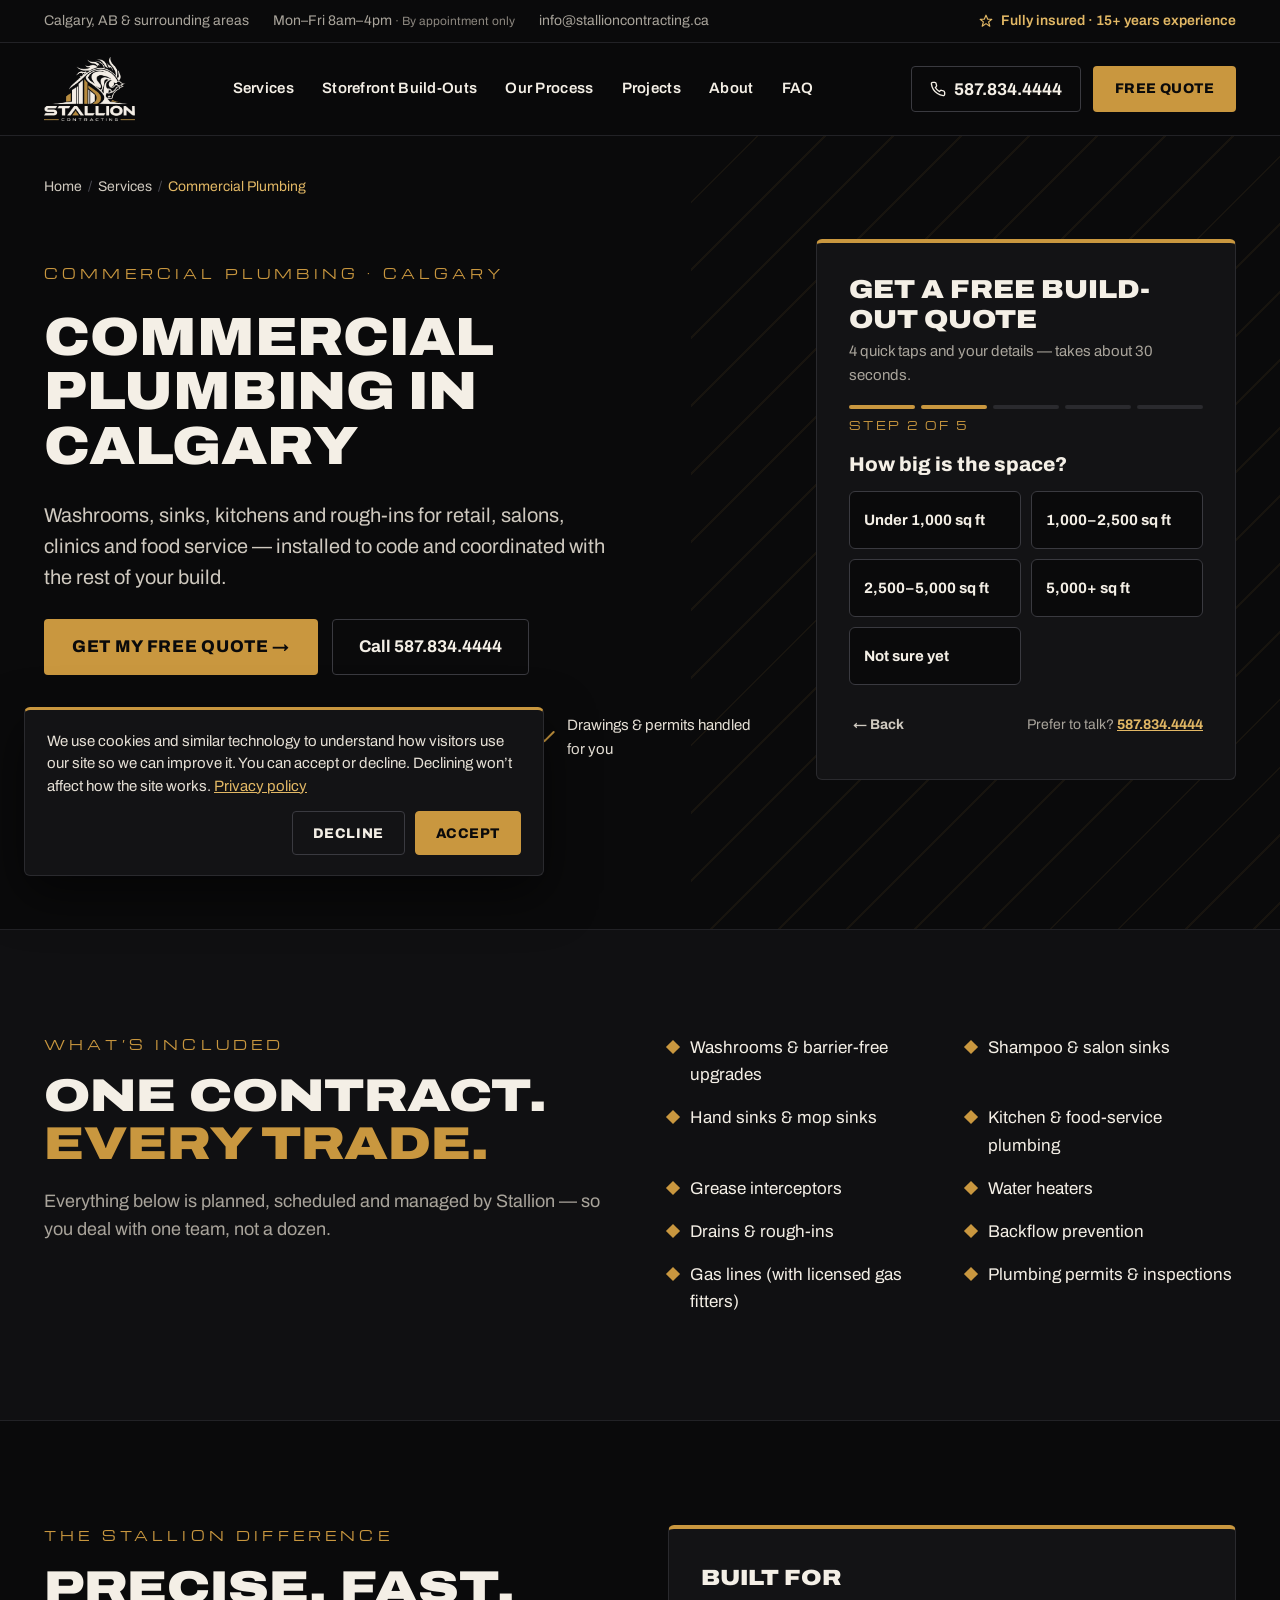
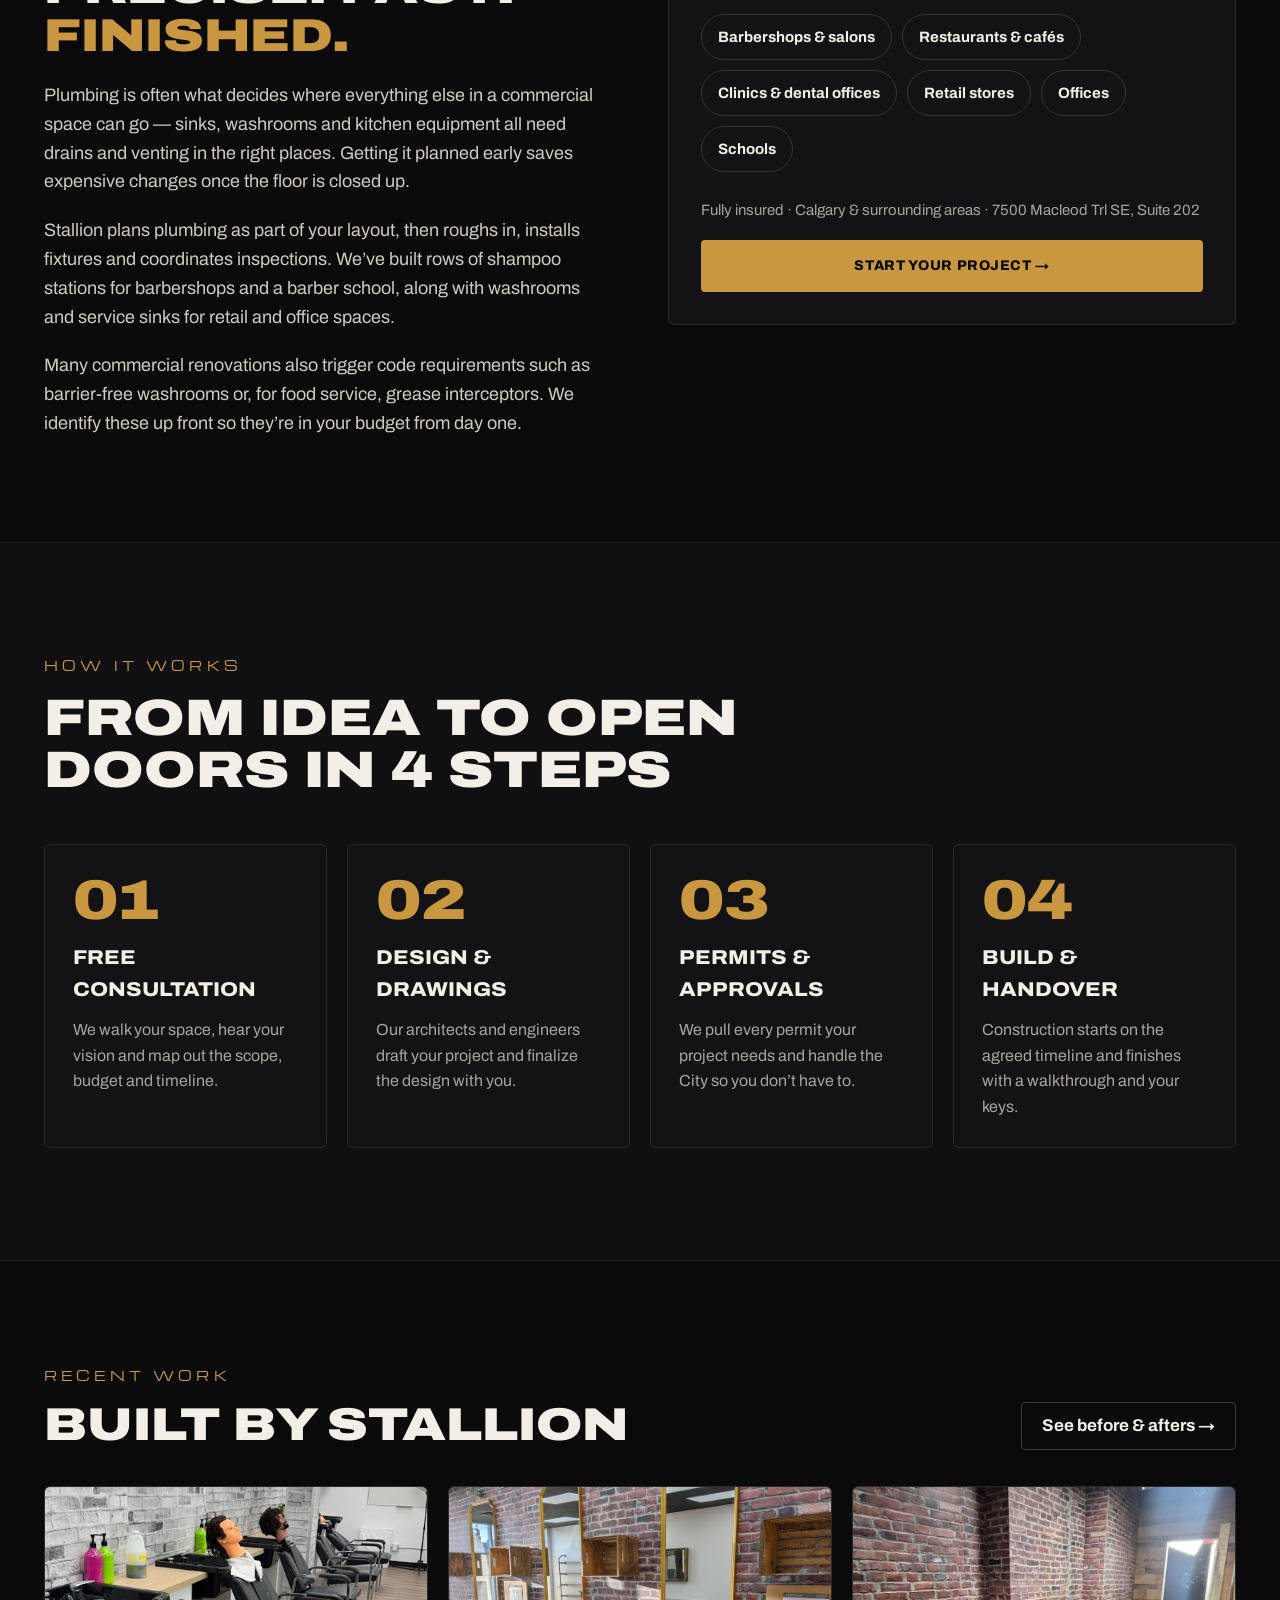
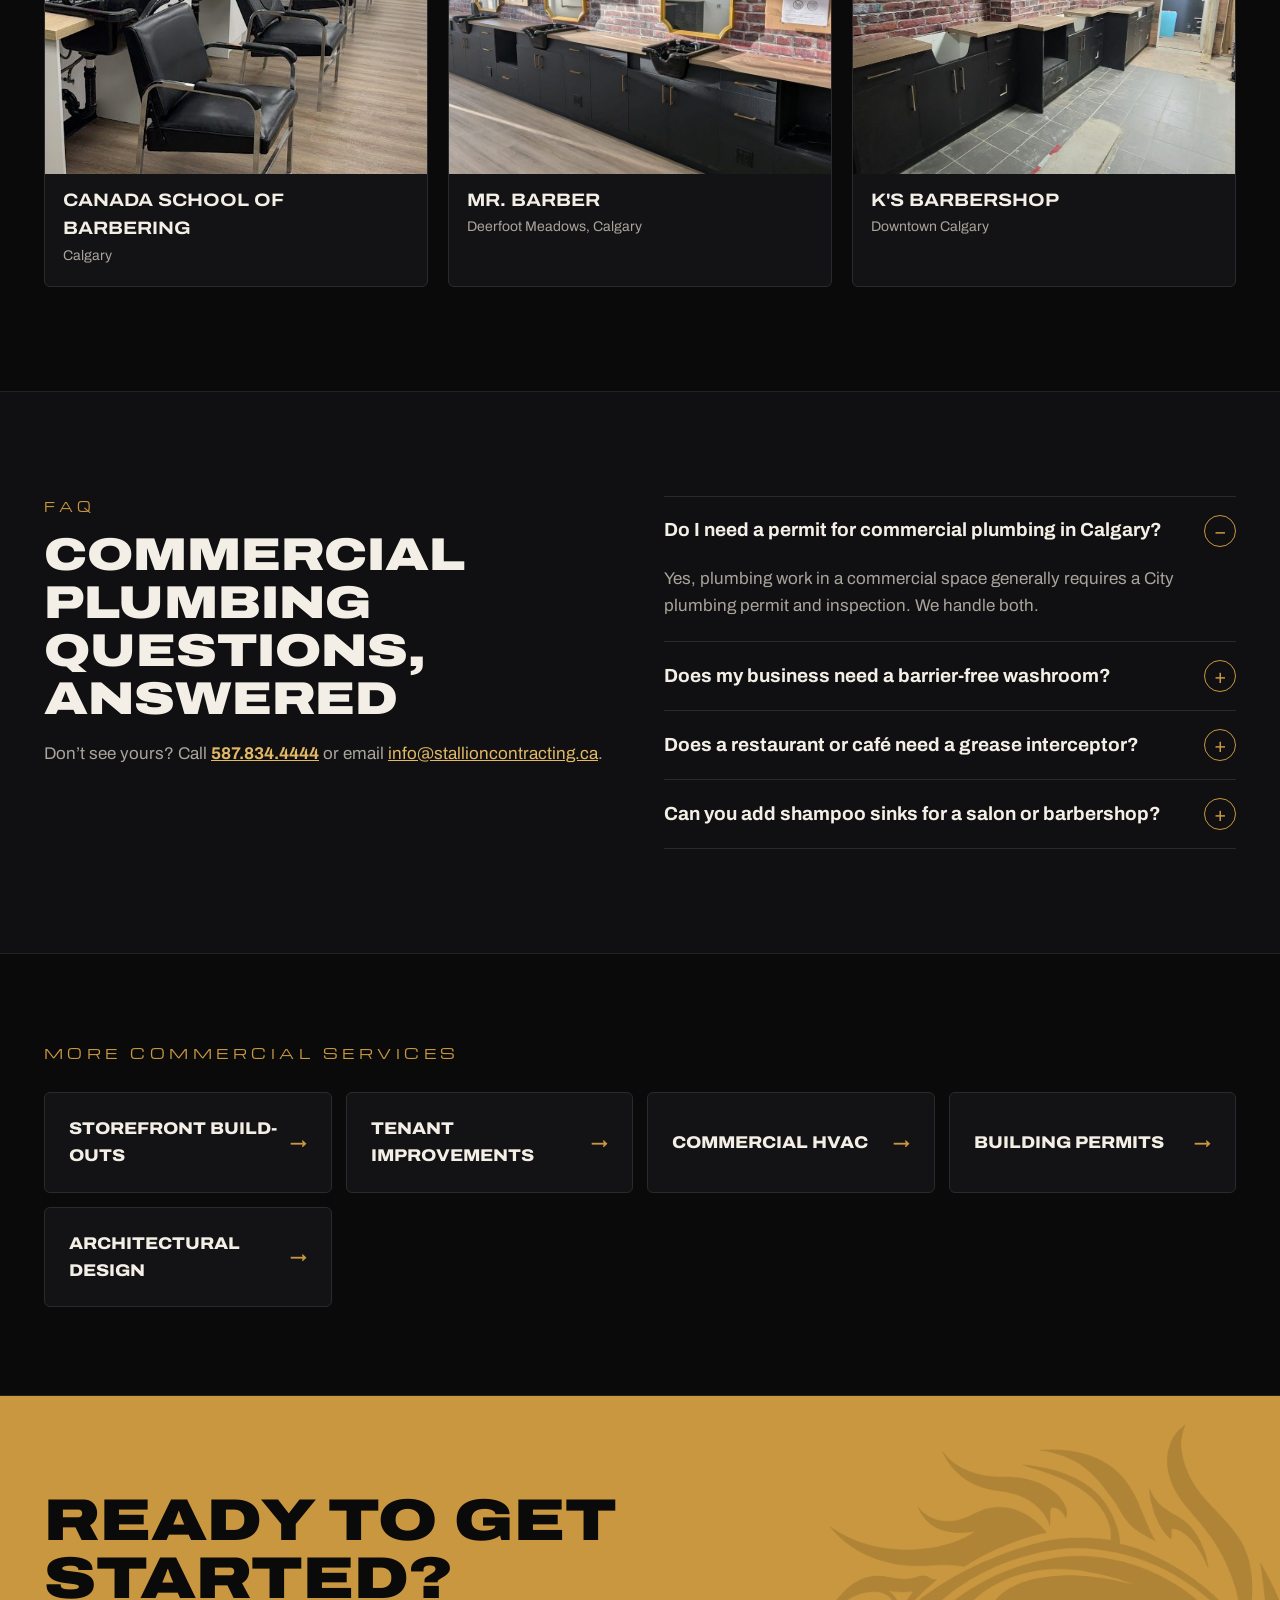
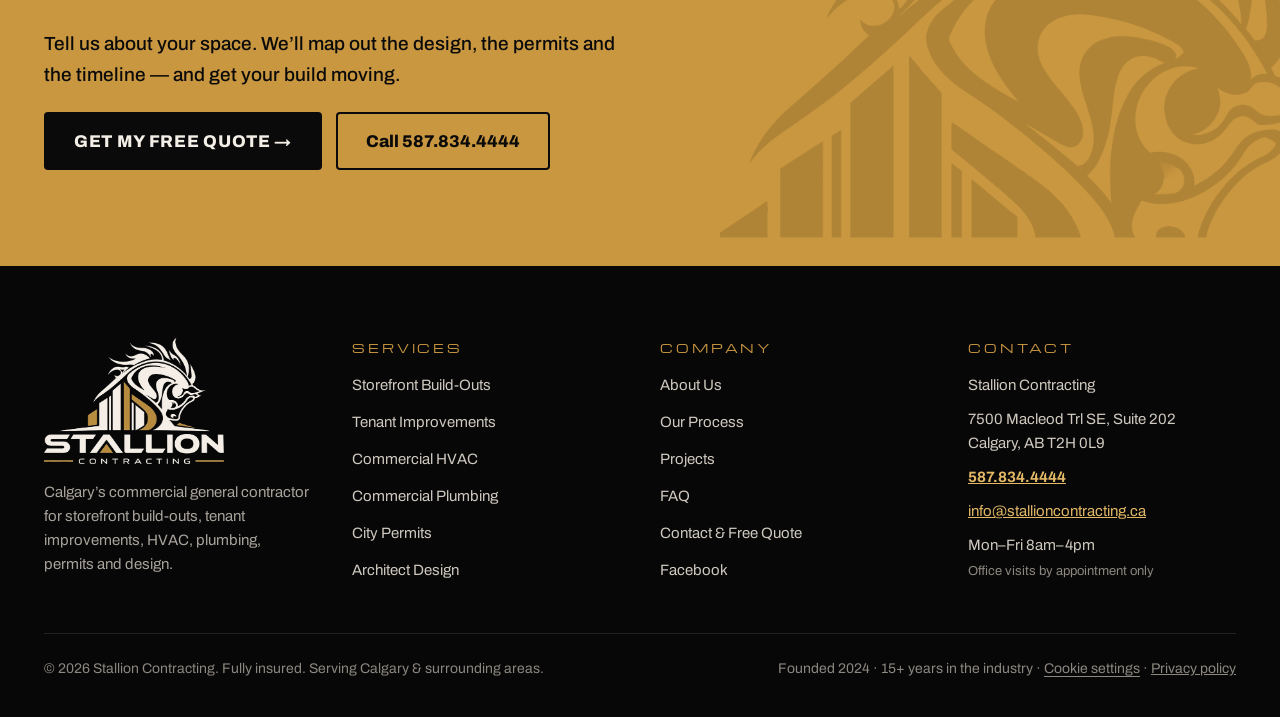
<file: commercial-plumbing-calgary/index.html>
<!doctype html>
<html lang="en-CA">
<head>
<meta charset="utf-8">
<meta name="viewport" content="width=device-width, initial-scale=1, viewport-fit=cover">
<title>Commercial Plumbing Calgary | Washrooms, Sinks &amp; Rough-Ins | Stallion Contracting</title>
<meta name="description" content="Commercial plumbing in Calgary for retail, salons, clinics and food service: washrooms, barrier-free upgrades, shampoo and hand sinks, kitchens, rough-ins and permits.">
<link rel="canonical" href="https://stallioncontracting.ca/commercial-plumbing-calgary/">
<meta name="robots" content="index, follow, max-image-preview:large">
<meta name="theme-color" content="#0A0A0B">
<meta property="og:type" content="website">
<meta property="og:site_name" content="Stallion Contracting">
<meta property="og:locale" content="en_CA">
<meta property="og:title" content="Commercial Plumbing Calgary | Washrooms, Sinks &amp; Rough-Ins | Stallion Contracting">
<meta property="og:description" content="Commercial plumbing in Calgary for retail, salons, clinics and food service: washrooms, barrier-free upgrades, shampoo and hand sinks, kitchens, rough-ins and permits.">
<meta property="og:url" content="https://stallioncontracting.ca/commercial-plumbing-calgary/">
<meta property="og:image" content="https://stallioncontracting.ca/assets/img/og-image.jpg">
<meta property="og:image:width" content="1200">
<meta property="og:image:height" content="630">
<meta name="twitter:card" content="summary_large_image">
<link rel="icon" type="image/png" sizes="32x32" href="../assets/img/favicon-32.png">
<link rel="apple-touch-icon" href="../assets/img/apple-touch-icon.png">
<link rel="preconnect" href="https://fonts.googleapis.com">
<link rel="preconnect" href="https://fonts.gstatic.com" crossorigin>
<link rel="stylesheet" href="https://fonts.googleapis.com/css2?family=Archivo:wdth,wght@62..125,400..900&amp;family=Michroma&amp;display=swap">
<link rel="stylesheet" href="../assets/css/site.css?v=b079c1cd67">
<script>/* idpixel analytics: loads only after the visitor accepts cookies */(function(){try{if(localStorage.getItem('stConsent')==='accepted'){var s=document.createElement('script');s.src='https://cdn.idpixel.app/v1/idp-analytics-6aeba4a785a6346380ba4a94.min.js';s.defer=true;document.head.appendChild(s);}}catch(e){}})();</script>

<script type="application/ld+json">{"@context": "https://schema.org", "@type": "Service", "name": "Commercial Plumbing in Calgary", "serviceType": "Commercial Plumbing", "description": "Commercial plumbing in Calgary for retail, salons, clinics and food service: washrooms, barrier-free upgrades, shampoo and hand sinks, kitchens, rough-ins and permits.", "url": "https://stallioncontracting.ca/commercial-plumbing-calgary/", "provider": {"@type": "GeneralContractor", "@id": "https://stallioncontracting.ca/#business", "name": "Stallion Contracting", "telephone": "+1-587-834-4444", "url": "https://stallioncontracting.ca/", "address": {"@type": "PostalAddress", "streetAddress": "7500 Macleod Trl SE, Suite 202", "addressLocality": "Calgary", "addressRegion": "AB", "postalCode": "T2H 0L9", "addressCountry": "CA"}}, "areaServed": {"@type": "City", "name": "Calgary"}}</script>
<script type="application/ld+json">{"@context": "https://schema.org", "@type": "BreadcrumbList", "itemListElement": [{"@type": "ListItem", "position": 1, "name": "Home", "item": "https://stallioncontracting.ca/"}, {"@type": "ListItem", "position": 2, "name": "Services", "item": "https://stallioncontracting.ca/#services"}, {"@type": "ListItem", "position": 3, "name": "Commercial Plumbing", "item": "https://stallioncontracting.ca/commercial-plumbing-calgary/"}]}</script>
<script type="application/ld+json">{"@context": "https://schema.org", "@type": "FAQPage", "mainEntity": [{"@type": "Question", "name": "Do I need a permit for commercial plumbing in Calgary?", "acceptedAnswer": {"@type": "Answer", "text": "Yes, plumbing work in a commercial space generally requires a City plumbing permit and inspection. We handle both."}}, {"@type": "Question", "name": "Does my business need a barrier-free washroom?", "acceptedAnswer": {"@type": "Answer", "text": "Many commercial renovations trigger barrier-free requirements under the building code. We review your project and design washrooms that meet the requirements that apply to you."}}, {"@type": "Question", "name": "Does a restaurant or café need a grease interceptor?", "acceptedAnswer": {"@type": "Answer", "text": "Most food-service spaces do. We confirm the requirements for your menu and equipment and include the interceptor in the plan."}}, {"@type": "Question", "name": "Can you add shampoo sinks for a salon or barbershop?", "acceptedAnswer": {"@type": "Answer", "text": "Yes — we’ve installed full rows of shampoo stations for barbershops and a barber school, including drains, venting and cabinetry."}}]}</script>
</head>
<body>
<div class="site-wrap" style="background: #0A0A0B; color: #F4EFE6; font-family: 'Archivo', system-ui, sans-serif; font-size: 17px; line-height: 1.6; min-width: 0">
<a class="skip-link" href="#main">Skip to content</a>
<!-- TOP BAR -->
<div style="border-bottom: 1px solid #222226; background: #0A0A0B">
<div class="topbar-inner" style="max-width: 1240px; margin: 0 auto; padding: 10px 24px; display: flex; flex-wrap: wrap; justify-content: space-between; align-items: center; gap: 8px 24px; font-size: 14px; color: #A9A49B">
<div style="display: flex; flex-wrap: wrap; gap: 6px 24px; align-items: center">
<span class="tb-area">Calgary, AB &amp; surrounding areas</span>
<span>Mon–Fri 8am–4pm <span style="font-size: 12px; color: #8C877F">· By appointment only</span></span>
<a class="tb-email" href="mailto:info@stallioncontracting.ca" style="color: #A9A49B; text-decoration: none">info@stallioncontracting.ca</a>
</div>
<div style="display: flex; gap: 8px; align-items: center; color: #E2B865; font-weight: 600"><svg aria-hidden="true" width="14" height="14" viewBox="0 0 24 24" fill="none" stroke="currentColor" stroke-width="2" stroke-linecap="round" stroke-linejoin="round"><path d="M12 2l3 7h7l-5.5 4.5L18.5 21 12 16.5 5.5 21l2-7.5L2 9h7z"></path></svg>Fully insured · 15+ years experience</div>
</div>
</div>

<!-- NAV -->
<header class="hdr site-header" style="position: sticky; top: 0; z-index: 20; background: rgba(10,10,11,0.94); border-bottom: 1px solid #222226; backdrop-filter: blur(8px)">
<nav aria-label="Main" style="max-width: 1240px; margin: 0 auto; padding: 14px 24px; display: flex; flex-wrap: wrap; align-items: center; justify-content: space-between; gap: 14px 32px">
<a class="logo-glint" href="../" aria-label="Stallion Contracting home" style="display: flex; align-items: center"><img src="../assets/img/logo-light-560.png" alt="Stallion Contracting" width="91" height="64" style="height: 64px; width: auto; display: block"></a>
<div class="nav-links" style="display: flex; flex-wrap: wrap; align-items: center; gap: 6px 28px; font-size: 15px; font-weight: 600; letter-spacing: 0.02em">
<a class="navlink" href="../#services" style="color: #F4EFE6">Services</a>
<a class="navlink" href="../storefront-build-outs-calgary/" style="color: #F4EFE6">Storefront Build-Outs</a>
<a class="navlink" href="../#process" style="color: #F4EFE6">Our Process</a>
<a class="navlink" href="../#projects" style="color: #F4EFE6">Projects</a>
<a class="navlink" href="../#about" style="color: #F4EFE6">About</a>
<a class="navlink" href="../#faq" style="color: #F4EFE6">FAQ</a>
</div>
<div style="display: flex; flex-wrap: wrap; align-items: center; gap: 12px">
<a class="btn-line nav-call" href="tel:+15878344444" style="display: inline-flex; align-items: center; gap: 8px; min-height: 46px; padding: 0 18px; border: 1px solid #3A3A40; border-radius: 4px; color: #F4EFE6; text-decoration: none; font-weight: 700"><svg aria-hidden="true" width="16" height="16" viewBox="0 0 24 24" fill="none" stroke="currentColor" stroke-width="2" stroke-linecap="round" stroke-linejoin="round"><path d="M22 16.9v3a2 2 0 0 1-2.2 2 19.8 19.8 0 0 1-8.6-3.1 19.5 19.5 0 0 1-6-6A19.8 19.8 0 0 1 2.1 4.2 2 2 0 0 1 4.1 2h3a2 2 0 0 1 2 1.7c.1.9.4 1.8.7 2.7a2 2 0 0 1-.5 2.1L8 9.8a16 16 0 0 0 6 6l1.3-1.3a2 2 0 0 1 2.1-.4c.9.3 1.8.6 2.7.7a2 2 0 0 1 1.7 2z"></path></svg>587.834.4444</a>
<a class="btn-gold cta-glow" href="#quote" style="display: inline-flex; align-items: center; min-height: 46px; padding: 0 22px; background: #C9973F; color: #0A0A0B; border-radius: 4px; text-decoration: none; font-weight: 800; letter-spacing: 0.03em; text-transform: uppercase; font-size: 14px">Free Quote</a>
</div>
</nav>
</header>
<main id="main">
<section aria-labelledby="svc-title" style="position: relative; overflow: hidden; border-bottom: 1px solid #222226">
<div class="stripes-drift" aria-hidden="true" style="position: absolute; top: 0; right: 0; width: 46%; height: 100%; background: repeating-linear-gradient(135deg, transparent 0 46px, rgba(201,151,63,0.07) 46px 48px); pointer-events: none"></div>
<div style="position: relative; max-width: 1240px; margin: 0 auto; padding: 40px 24px 96px; display: flex; flex-direction: column; gap: 40px">
<nav aria-label="Breadcrumb" class="crumbs"><ol><li><a href="../">Home</a></li><li><a href="../#services">Services</a></li><li aria-current="page">Commercial Plumbing</li></ol></nav>
<div style="display: flex; flex-wrap: wrap; gap: 56px; align-items: flex-start">
<div style="flex: 999 1 480px; display: flex; flex-direction: column; gap: 26px; min-width: 0; padding-top: 24px">
<p class="rise d1" style="margin: 0; font-family: 'Michroma', sans-serif; font-size: 13px; letter-spacing: 0.32em; text-transform: uppercase; color: #C9973F">Commercial Plumbing · Calgary</p>
<h1 id="svc-title" class="rise d2" style="margin: 0; font-size: clamp(34px, 4.2vw, 58px); line-height: 1.02; font-weight: 900; font-stretch: 112%; text-transform: uppercase; overflow-wrap: anywhere">Commercial plumbing in Calgary</h1>
<p class="rise d3" style="margin: 0; max-width: 580px; font-size: 20px; line-height: 1.55; color: #CFC9BF">Washrooms, sinks, kitchens and rough-ins for retail, salons, clinics and food service — installed to code and coordinated with the rest of your build.</p>
<div class="rise d4" style="display: flex; flex-wrap: wrap; gap: 14px">
<a class="btn-gold" href="#quote" style="display: inline-flex; align-items: center; min-height: 56px; padding: 0 28px; background: #C9973F; color: #0A0A0B; border-radius: 4px; text-decoration: none; font-weight: 800; letter-spacing: 0.04em; text-transform: uppercase">Get My Free Quote →</a>
<a class="btn-line" href="tel:+15878344444" style="display: inline-flex; align-items: center; min-height: 56px; padding: 0 26px; border: 1px solid #3A3A40; border-radius: 4px; color: #F4EFE6; text-decoration: none; font-weight: 700">Call 587.834.4444</a>
</div>
<ul class="rise d5" style="margin: 0; padding: 0; list-style: none; display: grid; grid-template-columns: repeat(auto-fit, minmax(220px, 1fr)); gap: 12px 24px; font-size: 15px; color: #E6E0D6">
<li style="display: flex; gap: 10px; align-items: center"><svg aria-hidden="true" width="20" height="20" viewBox="0 0 24 24" fill="none" stroke="#C9973F" stroke-width="2.4" stroke-linecap="round" stroke-linejoin="round"><path d="M20 6L9 17l-5-5"></path></svg>Fully insured on every project</li>
<li style="display: flex; gap: 10px; align-items: center"><svg aria-hidden="true" width="20" height="20" viewBox="0 0 24 24" fill="none" stroke="#C9973F" stroke-width="2.4" stroke-linecap="round" stroke-linejoin="round"><path d="M20 6L9 17l-5-5"></path></svg>15+ years leading commercial builds from first sketch to handover</li>
<li style="display: flex; gap: 10px; align-items: center"><svg aria-hidden="true" width="20" height="20" viewBox="0 0 24 24" fill="none" stroke="#C9973F" stroke-width="2.4" stroke-linecap="round" stroke-linejoin="round"><path d="M20 6L9 17l-5-5"></path></svg>Drawings &amp; permits handled for you</li>
<li style="display: flex; gap: 10px; align-items: center"><svg aria-hidden="true" width="20" height="20" viewBox="0 0 24 24" fill="none" stroke="#C9973F" stroke-width="2.4" stroke-linecap="round" stroke-linejoin="round"><path d="M20 6L9 17l-5-5"></path></svg>One team, one point of contact</li>
</ul>
</div>
<div id="quote" class="slide-in" style="flex: 1 1 420px; max-width: 460px; position: relative; z-index: 1; background: #131315; border: 1px solid #2A2A2E; border-top: 4px solid #C9973F; border-radius: 6px; padding: 32px; min-width: 0">
<form id="quote-form" class="quiz" action="../send-quote.php" data-backup="https://formsubmit.co/ajax/info@stallioncontracting.ca" method="POST" aria-labelledby="quote-title" data-preset="Commercial plumbing" style="display: flex; flex-direction: column; gap: 18px; margin: 0">
<input type="hidden" name="_subject" value="New quote request — stallioncontracting.ca">
<input type="hidden" name="_template" value="table">
<input type="hidden" name="_captcha" value="false">
<input type="hidden" name="page" value="Commercial Plumbing page">
<input type="text" name="_honey" class="hp" tabindex="-1" autocomplete="off" aria-hidden="true">
<div>
<h2 id="quote-title" style="margin: 0 0 4px; font-size: 26px; line-height: 1.15; font-weight: 900; font-stretch: 115%; text-transform: uppercase">Get a free build-out quote</h2>
<p style="margin: 0; font-size: 15px; color: #A9A49B">4 quick taps and your details — takes about 30 seconds.</p>
</div>
<div class="qprog"><div class="qbars" aria-hidden="true"><span></span><span></span><span></span><span></span><span></span></div><p class="qnum" aria-live="polite">Step <span id="q-num">1</span> of 5</p></div>
<fieldset class="qstep" data-step="0"><legend class="qlegend" tabindex="-1">What are you building?</legend><div class="qgrid"><input class="qradio" type="radio" name="project_type" id="q-project_type-0" value="Storefront build-out"><label class="qopt" for="q-project_type-0">Storefront build-out</label><input class="qradio" type="radio" name="project_type" id="q-project_type-1" value="Tenant improvement"><label class="qopt" for="q-project_type-1">Tenant improvement</label><input class="qradio" type="radio" name="project_type" id="q-project_type-2" value="Commercial HVAC"><label class="qopt" for="q-project_type-2">Commercial HVAC</label><input class="qradio" type="radio" name="project_type" id="q-project_type-3" value="Commercial plumbing"><label class="qopt" for="q-project_type-3">Commercial plumbing</label><input class="qradio" type="radio" name="project_type" id="q-project_type-4" value="Design &amp; permits"><label class="qopt" for="q-project_type-4">Design &amp; permits</label><input class="qradio" type="radio" name="project_type" id="q-project_type-5" value="Something else"><label class="qopt" for="q-project_type-5">Something else</label></div></fieldset><fieldset class="qstep" data-step="1"><legend class="qlegend" tabindex="-1">How big is the space?</legend><div class="qgrid"><input class="qradio" type="radio" name="space_size" id="q-space_size-0" value="Under 1,000 sq ft"><label class="qopt" for="q-space_size-0">Under 1,000 sq ft</label><input class="qradio" type="radio" name="space_size" id="q-space_size-1" value="1,000–2,500 sq ft"><label class="qopt" for="q-space_size-1">1,000–2,500 sq ft</label><input class="qradio" type="radio" name="space_size" id="q-space_size-2" value="2,500–5,000 sq ft"><label class="qopt" for="q-space_size-2">2,500–5,000 sq ft</label><input class="qradio" type="radio" name="space_size" id="q-space_size-3" value="5,000+ sq ft"><label class="qopt" for="q-space_size-3">5,000+ sq ft</label><input class="qradio" type="radio" name="space_size" id="q-space_size-4" value="Not sure yet"><label class="qopt" for="q-space_size-4">Not sure yet</label></div></fieldset><fieldset class="qstep" data-step="2"><legend class="qlegend" tabindex="-1">When do you want to start?</legend><div class="qgrid"><input class="qradio" type="radio" name="timeline" id="q-timeline-0" value="As soon as possible"><label class="qopt" for="q-timeline-0">As soon as possible</label><input class="qradio" type="radio" name="timeline" id="q-timeline-1" value="Within 1–3 months"><label class="qopt" for="q-timeline-1">Within 1–3 months</label><input class="qradio" type="radio" name="timeline" id="q-timeline-2" value="3–6 months out"><label class="qopt" for="q-timeline-2">3–6 months out</label><input class="qradio" type="radio" name="timeline" id="q-timeline-3" value="Just planning"><label class="qopt" for="q-timeline-3">Just planning</label></div></fieldset><fieldset class="qstep" data-step="3"><legend class="qlegend" tabindex="-1">Do you have drawings or permits?</legend><div class="qgrid"><input class="qradio" type="radio" name="drawings_permits" id="q-drawings_permits-0" value="Need design &amp; permits"><label class="qopt" for="q-drawings_permits-0">Need design &amp; permits</label><input class="qradio" type="radio" name="drawings_permits" id="q-drawings_permits-1" value="Have drawings, need permits"><label class="qopt" for="q-drawings_permits-1">Have drawings, need permits</label><input class="qradio" type="radio" name="drawings_permits" id="q-drawings_permits-2" value="Drawings &amp; permits ready"><label class="qopt" for="q-drawings_permits-2">Drawings &amp; permits ready</label><input class="qradio" type="radio" name="drawings_permits" id="q-drawings_permits-3" value="Not sure"><label class="qopt" for="q-drawings_permits-3">Not sure</label></div></fieldset><div class="qstep" data-step="4">
<p class="qlegend" tabindex="-1">Where should we send your quote?</p>
<div id="q-summary" class="qsummary"></div>
<div style="display: grid; grid-template-columns: repeat(auto-fit, minmax(190px, 1fr)); gap: 14px; margin-top: 14px">
<div style="display: flex; flex-direction: column; gap: 6px"><label for="f-name" style="font-size: 13px; font-weight: 700; letter-spacing: 0.04em; text-transform: uppercase; color: #CFC9BF">Full name</label><input id="f-name" name="name" type="text" required autocomplete="name" placeholder="Jane Smith" style="min-height: 48px; padding: 0 14px; background: #0A0A0B; border: 1px solid #34343A; border-radius: 4px; color: #F4EFE6; font: inherit; font-size: 16px"></div>
<div style="display: flex; flex-direction: column; gap: 6px"><label for="f-phone" style="font-size: 13px; font-weight: 700; letter-spacing: 0.04em; text-transform: uppercase; color: #CFC9BF">Phone</label><input id="f-phone" name="phone" type="tel" required autocomplete="tel" placeholder="(403) 555-0123" style="min-height: 48px; padding: 0 14px; background: #0A0A0B; border: 1px solid #34343A; border-radius: 4px; color: #F4EFE6; font: inherit; font-size: 16px"></div>
</div>
<div style="display: flex; flex-direction: column; gap: 6px; margin-top: 14px"><label for="f-email" style="font-size: 13px; font-weight: 700; letter-spacing: 0.04em; text-transform: uppercase; color: #CFC9BF">Email</label><input id="f-email" name="email" type="email" autocomplete="email" placeholder="you@business.com" style="min-height: 48px; padding: 0 14px; background: #0A0A0B; border: 1px solid #34343A; border-radius: 4px; color: #F4EFE6; font: inherit; font-size: 16px"></div>
<div style="display: flex; flex-direction: column; gap: 6px; margin-top: 14px"><label for="f-msg" style="font-size: 13px; font-weight: 700; letter-spacing: 0.04em; text-transform: uppercase; color: #CFC9BF">Anything else? <span style="font-weight: 400; text-transform: none; letter-spacing: 0; color: #8C877F">(address, opening date, notes)</span></label><textarea id="f-msg" name="details" rows="2" placeholder="e.g. Unit at Deerfoot Meadows, opening in spring" style="padding: 12px 14px; background: #0A0A0B; border: 1px solid #34343A; border-radius: 4px; color: #F4EFE6; font: inherit; font-size: 16px; resize: vertical"></textarea></div>
<button class="btn-gold" type="submit" style="width: 100%; margin-top: 16px; min-height: 56px; border: 0; border-radius: 4px; background: #C9973F; color: #0A0A0B; font: inherit; font-size: 16px; font-weight: 800; letter-spacing: 0.05em; text-transform: uppercase; cursor: pointer">Send My Quote Request →</button>
<p class="form-privacy" style="margin: 10px 0 0; font-size: 13px; line-height: 1.5; color: #8C877F">We use your details only to reply to your request. See our <a href="/privacy-policy/" style="color: #CFC9BF">privacy policy</a>.</p>
</div>
<div class="qfoot"><button type="button" id="q-back" class="qback" hidden>← Back</button><p style="margin: 0 0 0 auto; font-size: 14px; color: #A9A49B">Prefer to talk? <a href="tel:+15878344444" style="font-weight: 700">587.834.4444</a></p></div>
<p id="form-error" role="alert" hidden style="margin: 0; padding: 12px 14px; border: 1px solid #C9973F; border-radius: 4px; font-size: 15px; color: #F4EFE6">Sorry — that didn’t send. Please call <a href="tel:+15878344444" style="font-weight: 700">587.834.4444</a> or email <a href="mailto:info@stallioncontracting.ca">info@stallioncontracting.ca</a>.</p>
</form>
<div id="quote-success" role="status" tabindex="-1" hidden style="display: flex; flex-direction: column; gap: 14px; align-items: flex-start; padding: 24px 0">
<svg aria-hidden="true" width="44" height="44" viewBox="0 0 24 24" fill="none" stroke="#C9973F" stroke-width="2" stroke-linecap="round" stroke-linejoin="round"><circle cx="12" cy="12" r="10"></circle><path d="M16 9l-5.5 6L8 12.5"></path></svg>
<h2 style="margin: 0; font-size: 28px; font-weight: 900; font-stretch: 115%; text-transform: uppercase">Request received.</h2>
<p style="margin: 0; color: #CFC9BF">Thanks — a member of the Stallion team will call you to talk through your project. Need us sooner? Call <a href="tel:+15878344444">587.834.4444</a>.</p>
<button id="quote-reset" class="btn-line" type="button" style="min-height: 46px; padding: 0 18px; background: transparent; border: 1px solid #3A3A40; border-radius: 4px; color: #F4EFE6; font: inherit; font-weight: 700; cursor: pointer">Send another request</button>
</div>
</div>
</div>
</div>
</section>

<section aria-labelledby="inc-title" style="background: #101012; border-bottom: 1px solid #222226">
<div style="max-width: 1240px; margin: 0 auto; padding: 104px 24px; display: grid; grid-template-columns: repeat(auto-fit, minmax(min(100%, 420px), 1fr)); gap: 56px; align-items: start">
<div style="display: flex; flex-direction: column; gap: 18px">
<p style="margin: 0; font-family: 'Michroma', sans-serif; font-size: 13px; letter-spacing: 0.32em; text-transform: uppercase; color: #C9973F">What’s included</p>
<h2 id="inc-title" style="margin: 0; font-size: clamp(30px, 3.6vw, 46px); line-height: 1.04; font-weight: 900; font-stretch: 125%; text-transform: uppercase">One contract. <span style="color: #C9973F">Every trade.</span></h2>
<p style="margin: 0; font-size: 18px; color: #A9A49B">Everything below is planned, scheduled and managed by Stallion — so you deal with one team, not a dozen.</p>
</div>
<ul style="margin: 0; padding: 0; list-style: none; display: grid; grid-template-columns: repeat(auto-fit, minmax(230px, 1fr)); gap: 16px 28px; font-size: 17px"><li style="display: flex; gap: 12px; align-items: flex-start"><span aria-hidden="true" style="flex: none; margin-top: 8px; width: 10px; height: 10px; background: #C9973F; transform: rotate(45deg)"></span><span>Washrooms &amp; barrier-free upgrades</span></li><li style="display: flex; gap: 12px; align-items: flex-start"><span aria-hidden="true" style="flex: none; margin-top: 8px; width: 10px; height: 10px; background: #C9973F; transform: rotate(45deg)"></span><span>Shampoo &amp; salon sinks</span></li><li style="display: flex; gap: 12px; align-items: flex-start"><span aria-hidden="true" style="flex: none; margin-top: 8px; width: 10px; height: 10px; background: #C9973F; transform: rotate(45deg)"></span><span>Hand sinks &amp; mop sinks</span></li><li style="display: flex; gap: 12px; align-items: flex-start"><span aria-hidden="true" style="flex: none; margin-top: 8px; width: 10px; height: 10px; background: #C9973F; transform: rotate(45deg)"></span><span>Kitchen &amp; food-service plumbing</span></li><li style="display: flex; gap: 12px; align-items: flex-start"><span aria-hidden="true" style="flex: none; margin-top: 8px; width: 10px; height: 10px; background: #C9973F; transform: rotate(45deg)"></span><span>Grease interceptors</span></li><li style="display: flex; gap: 12px; align-items: flex-start"><span aria-hidden="true" style="flex: none; margin-top: 8px; width: 10px; height: 10px; background: #C9973F; transform: rotate(45deg)"></span><span>Water heaters</span></li><li style="display: flex; gap: 12px; align-items: flex-start"><span aria-hidden="true" style="flex: none; margin-top: 8px; width: 10px; height: 10px; background: #C9973F; transform: rotate(45deg)"></span><span>Drains &amp; rough-ins</span></li><li style="display: flex; gap: 12px; align-items: flex-start"><span aria-hidden="true" style="flex: none; margin-top: 8px; width: 10px; height: 10px; background: #C9973F; transform: rotate(45deg)"></span><span>Backflow prevention</span></li><li style="display: flex; gap: 12px; align-items: flex-start"><span aria-hidden="true" style="flex: none; margin-top: 8px; width: 10px; height: 10px; background: #C9973F; transform: rotate(45deg)"></span><span>Gas lines (with licensed gas fitters)</span></li><li style="display: flex; gap: 12px; align-items: flex-start"><span aria-hidden="true" style="flex: none; margin-top: 8px; width: 10px; height: 10px; background: #C9973F; transform: rotate(45deg)"></span><span>Plumbing permits &amp; inspections</span></li></ul>
</div>
</section>

<section aria-labelledby="why-title" style="border-bottom: 1px solid #222226">
<div style="max-width: 1240px; margin: 0 auto; padding: 104px 24px; display: grid; grid-template-columns: repeat(auto-fit, minmax(min(100%, 420px), 1fr)); gap: 56px; align-items: start">
<div style="display: flex; flex-direction: column; gap: 20px">
<p style="margin: 0; font-family: 'Michroma', sans-serif; font-size: 13px; letter-spacing: 0.32em; text-transform: uppercase; color: #C9973F">The Stallion Difference</p>
<h2 id="why-title" style="margin: 0; font-size: clamp(30px, 3.6vw, 46px); line-height: 1.04; font-weight: 900; font-stretch: 125%; text-transform: uppercase">Precise. Fast. <span style="color: #C9973F">Finished.</span></h2>
<p style="margin: 0; font-size: 18px; color: #CFC9BF">Plumbing is often what decides where everything else in a commercial space can go — sinks, washrooms and kitchen equipment all need drains and venting in the right places. Getting it planned early saves expensive changes once the floor is closed up.</p><p style="margin: 0; font-size: 18px; color: #CFC9BF">Stallion plans plumbing as part of your layout, then roughs in, installs fixtures and coordinates inspections. We’ve built rows of shampoo stations for barbershops and a barber school, along with washrooms and service sinks for retail and office spaces.</p><p style="margin: 0; font-size: 18px; color: #CFC9BF">Many commercial renovations also trigger code requirements such as barrier-free washrooms or, for food service, grease interceptors. We identify these up front so they’re in your budget from day one.</p>
</div>
<div style="display: flex; flex-direction: column; gap: 18px; padding: 32px; background: #131315; border: 1px solid #2A2A2E; border-top: 4px solid #C9973F; border-radius: 6px">
<h3 style="margin: 0; font-size: 22px; font-weight: 900; font-stretch: 115%; text-transform: uppercase">Built for</h3>
<ul style="margin: 0; padding: 0; list-style: none; display: flex; flex-wrap: wrap; gap: 10px"><li style="padding: 10px 16px; border: 1px solid #34343A; border-radius: 999px; font-weight: 700; font-size: 15px">Barbershops &amp; salons</li><li style="padding: 10px 16px; border: 1px solid #34343A; border-radius: 999px; font-weight: 700; font-size: 15px">Restaurants &amp; cafés</li><li style="padding: 10px 16px; border: 1px solid #34343A; border-radius: 999px; font-weight: 700; font-size: 15px">Clinics &amp; dental offices</li><li style="padding: 10px 16px; border: 1px solid #34343A; border-radius: 999px; font-weight: 700; font-size: 15px">Retail stores</li><li style="padding: 10px 16px; border: 1px solid #34343A; border-radius: 999px; font-weight: 700; font-size: 15px">Offices</li><li style="padding: 10px 16px; border: 1px solid #34343A; border-radius: 999px; font-weight: 700; font-size: 15px">Schools</li></ul>
<p style="margin: 8px 0 0; font-size: 15px; color: #A9A49B">Fully insured · Calgary &amp; surrounding areas · 7500 Macleod Trl SE, Suite 202</p>
<a class="btn-gold" href="#quote" style="display: inline-flex; align-items: center; justify-content: center; min-height: 52px; padding: 0 22px; background: #C9973F; color: #0A0A0B; border-radius: 4px; text-decoration: none; font-weight: 800; letter-spacing: 0.04em; text-transform: uppercase; font-size: 14px">Start your project →</a>
</div>
</div>
</section>

<!-- PROCESS -->
<section id="process" aria-labelledby="process-title" style="background: #101012; border-bottom: 1px solid #222226">
<div style="max-width: 1240px; margin: 0 auto; padding: 112px 24px; display: flex; flex-direction: column; gap: 48px">
<div style="display: flex; flex-direction: column; gap: 16px; max-width: 760px">
<p style="margin: 0; font-family: 'Michroma', sans-serif; font-size: 13px; letter-spacing: 0.32em; text-transform: uppercase; color: #C9973F">How It Works</p>
<h2 id="process-title" style="margin: 0; font-size: clamp(34px, 4vw, 52px); line-height: 1.02; font-weight: 900; font-stretch: 125%; text-transform: uppercase">From idea to open doors in 4 steps</h2>
</div>
<ol style="margin: 0; padding: 0; list-style: none; display: grid; grid-template-columns: repeat(auto-fit, minmax(min(100%, 240px), 1fr)); gap: 20px">
<li style="position: relative; padding: 28px; background: #131315; border: 1px solid #2A2A2E; border-radius: 6px; display: flex; flex-direction: column; gap: 12px">
<span style="font-size: 56px; line-height: 1; font-weight: 900; font-stretch: 125%; color: #C9973F">01</span>
<h3 style="margin: 0; font-size: 20px; font-weight: 800; font-stretch: 112%; text-transform: uppercase">Free consultation</h3>
<p style="margin: 0; font-size: 16px; color: #A9A49B">We walk your space, hear your vision and map out the scope, budget and timeline.</p>
</li>
<li style="position: relative; padding: 28px; background: #131315; border: 1px solid #2A2A2E; border-radius: 6px; display: flex; flex-direction: column; gap: 12px">
<span style="font-size: 56px; line-height: 1; font-weight: 900; font-stretch: 125%; color: #C9973F">02</span>
<h3 style="margin: 0; font-size: 20px; font-weight: 800; font-stretch: 112%; text-transform: uppercase">Design &amp; drawings</h3>
<p style="margin: 0; font-size: 16px; color: #A9A49B">Our architects and engineers draft your project and finalize the design with you.</p>
</li>
<li style="position: relative; padding: 28px; background: #131315; border: 1px solid #2A2A2E; border-radius: 6px; display: flex; flex-direction: column; gap: 12px">
<span style="font-size: 56px; line-height: 1; font-weight: 900; font-stretch: 125%; color: #C9973F">03</span>
<h3 style="margin: 0; font-size: 20px; font-weight: 800; font-stretch: 112%; text-transform: uppercase">Permits &amp; approvals</h3>
<p style="margin: 0; font-size: 16px; color: #A9A49B">We pull every permit your project needs and handle the City so you don’t have to.</p>
</li>
<li style="position: relative; padding: 28px; background: #131315; border: 1px solid #2A2A2E; border-radius: 6px; display: flex; flex-direction: column; gap: 12px">
<span style="font-size: 56px; line-height: 1; font-weight: 900; font-stretch: 125%; color: #C9973F">04</span>
<h3 style="margin: 0; font-size: 20px; font-weight: 800; font-stretch: 112%; text-transform: uppercase">Build &amp; handover</h3>
<p style="margin: 0; font-size: 16px; color: #A9A49B">Construction starts on the agreed timeline and finishes with a walkthrough and your keys.</p>
</li>
</ol>
</div>
</section>

<section aria-labelledby="work-title" style="border-bottom: 1px solid #222226">
<div style="max-width: 1240px; margin: 0 auto; padding: 104px 24px; display: flex; flex-direction: column; gap: 36px">
<div style="display: flex; flex-wrap: wrap; justify-content: space-between; align-items: flex-end; gap: 20px">
<div style="display: flex; flex-direction: column; gap: 16px"><p style="margin: 0; font-family: 'Michroma', sans-serif; font-size: 13px; letter-spacing: 0.32em; text-transform: uppercase; color: #C9973F">Recent Work</p><h2 id="work-title" style="margin: 0; font-size: clamp(30px, 3.6vw, 46px); line-height: 1.04; font-weight: 900; font-stretch: 125%; text-transform: uppercase">Built by Stallion</h2></div>
<a class="btn-line" href="../#projects" style="display: inline-flex; align-items: center; min-height: 48px; padding: 0 20px; border: 1px solid #3A3A40; border-radius: 4px; color: #F4EFE6; text-decoration: none; font-weight: 700">See before &amp; afters →</a>
</div>
<div style="display: grid; grid-template-columns: repeat(auto-fit, minmax(min(100%, 300px), 1fr)); gap: 20px"><a class="card" href="../#projects" style="min-width: 0; display: flex; flex-direction: column; gap: 12px; color: #F4EFE6; text-decoration: none; border: 1px solid #2A2A2E; border-radius: 6px; overflow: hidden; background: #131315">
<img src="../assets/img/projects/canada-school-of-barbering-shampoo-bay.jpg" alt="Canada School of Barbering, Calgary — built by Stallion Contracting" loading="lazy" style="width: 100%; aspect-ratio: 4 / 3; object-fit: cover; display: block">
<span style="padding: 0 18px 18px; display: flex; flex-direction: column; gap: 2px"><strong style="font-size: 18px; text-transform: uppercase; font-stretch: 115%">Canada School of Barbering</strong><span style="font-size: 14px; color: #A9A49B">Calgary</span></span></a><a class="card" href="../#projects" style="min-width: 0; display: flex; flex-direction: column; gap: 12px; color: #F4EFE6; text-decoration: none; border: 1px solid #2A2A2E; border-radius: 6px; overflow: hidden; background: #131315">
<img src="../assets/img/projects/mr-barber-deerfoot-shampoo-progress.jpg" alt="Mr. Barber, Deerfoot Meadows, Calgary — built by Stallion Contracting" loading="lazy" style="width: 100%; aspect-ratio: 4 / 3; object-fit: cover; display: block">
<span style="padding: 0 18px 18px; display: flex; flex-direction: column; gap: 2px"><strong style="font-size: 18px; text-transform: uppercase; font-stretch: 115%">Mr. Barber</strong><span style="font-size: 14px; color: #A9A49B">Deerfoot Meadows, Calgary</span></span></a><a class="card" href="../#projects" style="min-width: 0; display: flex; flex-direction: column; gap: 12px; color: #F4EFE6; text-decoration: none; border: 1px solid #2A2A2E; border-radius: 6px; overflow: hidden; background: #131315">
<img src="../assets/img/projects/ks-barbershop-brick-cabinetry.jpg" alt="K&#x27;s Barbershop, Downtown Calgary — built by Stallion Contracting" loading="lazy" style="width: 100%; aspect-ratio: 4 / 3; object-fit: cover; display: block">
<span style="padding: 0 18px 18px; display: flex; flex-direction: column; gap: 2px"><strong style="font-size: 18px; text-transform: uppercase; font-stretch: 115%">K&#x27;s Barbershop</strong><span style="font-size: 14px; color: #A9A49B">Downtown Calgary</span></span></a></div>
</div>
</section>

<section id="faq" aria-labelledby="faq-title" style="background: #101012; border-bottom: 1px solid #222226">
<div style="max-width: 1240px; margin: 0 auto; padding: 104px 24px; display: grid; grid-template-columns: repeat(auto-fit, minmax(min(100%, 360px), 1fr)); gap: 48px; align-items: start">
<div style="display: flex; flex-direction: column; gap: 16px">
<p style="margin: 0; font-family: 'Michroma', sans-serif; font-size: 13px; letter-spacing: 0.32em; text-transform: uppercase; color: #C9973F">FAQ</p>
<h2 id="faq-title" style="margin: 0; font-size: clamp(30px, 3.6vw, 46px); line-height: 1.04; font-weight: 900; font-stretch: 125%; text-transform: uppercase">Commercial Plumbing questions, answered</h2>
<p style="margin: 0; color: #A9A49B">Don’t see yours? Call <a href="tel:+15878344444" style="font-weight: 700">587.834.4444</a> or email <a href="mailto:info@stallioncontracting.ca">info@stallioncontracting.ca</a>.</p>
</div>
<div style="display: flex; flex-direction: column; border-top: 1px solid #2A2A2E; min-width: 0"><details class="faq-item" open><summary><h3>Do I need a permit for commercial plumbing in Calgary?</h3><span class="faq-icon" aria-hidden="true"></span></summary><p>Yes, plumbing work in a commercial space generally requires a City plumbing permit and inspection. We handle both.</p></details><details class="faq-item"><summary><h3>Does my business need a barrier-free washroom?</h3><span class="faq-icon" aria-hidden="true"></span></summary><p>Many commercial renovations trigger barrier-free requirements under the building code. We review your project and design washrooms that meet the requirements that apply to you.</p></details><details class="faq-item"><summary><h3>Does a restaurant or café need a grease interceptor?</h3><span class="faq-icon" aria-hidden="true"></span></summary><p>Most food-service spaces do. We confirm the requirements for your menu and equipment and include the interceptor in the plan.</p></details><details class="faq-item"><summary><h3>Can you add shampoo sinks for a salon or barbershop?</h3><span class="faq-icon" aria-hidden="true"></span></summary><p>Yes — we’ve installed full rows of shampoo stations for barbershops and a barber school, including drains, venting and cabinetry.</p></details></div>
</div>
</section>

<section aria-labelledby="more-title" style="border-bottom: 1px solid #222226">
<div style="max-width: 1240px; margin: 0 auto; padding: 88px 24px; display: flex; flex-direction: column; gap: 28px">
<h2 id="more-title" style="margin: 0; font-family: 'Michroma', sans-serif; font-size: 14px; font-weight: 400; letter-spacing: 0.32em; text-transform: uppercase; color: #C9973F">More commercial services</h2>
<div style="display: grid; grid-template-columns: repeat(auto-fit, minmax(min(100%, 260px), 1fr)); gap: 14px"><a class="card" href="../storefront-build-outs-calgary/" style="min-width: 0; display: flex; justify-content: space-between; align-items: center; gap: 12px; padding: 22px 24px; background: #131315; border: 1px solid #2A2A2E; border-radius: 6px; color: #F4EFE6; text-decoration: none; font-weight: 800; font-size: 17px; text-transform: uppercase; font-stretch: 112%"><span>Storefront Build-Outs</span><span aria-hidden="true" style="color: #C9973F">→</span></a><a class="card" href="../tenant-improvements-calgary/" style="min-width: 0; display: flex; justify-content: space-between; align-items: center; gap: 12px; padding: 22px 24px; background: #131315; border: 1px solid #2A2A2E; border-radius: 6px; color: #F4EFE6; text-decoration: none; font-weight: 800; font-size: 17px; text-transform: uppercase; font-stretch: 112%"><span>Tenant Improvements</span><span aria-hidden="true" style="color: #C9973F">→</span></a><a class="card" href="../commercial-hvac-calgary/" style="min-width: 0; display: flex; justify-content: space-between; align-items: center; gap: 12px; padding: 22px 24px; background: #131315; border: 1px solid #2A2A2E; border-radius: 6px; color: #F4EFE6; text-decoration: none; font-weight: 800; font-size: 17px; text-transform: uppercase; font-stretch: 112%"><span>Commercial HVAC</span><span aria-hidden="true" style="color: #C9973F">→</span></a><a class="card" href="../building-permits-calgary/" style="min-width: 0; display: flex; justify-content: space-between; align-items: center; gap: 12px; padding: 22px 24px; background: #131315; border: 1px solid #2A2A2E; border-radius: 6px; color: #F4EFE6; text-decoration: none; font-weight: 800; font-size: 17px; text-transform: uppercase; font-stretch: 112%"><span>Building Permits</span><span aria-hidden="true" style="color: #C9973F">→</span></a><a class="card" href="../architectural-design-calgary/" style="min-width: 0; display: flex; justify-content: space-between; align-items: center; gap: 12px; padding: 22px 24px; background: #131315; border: 1px solid #2A2A2E; border-radius: 6px; color: #F4EFE6; text-decoration: none; font-weight: 800; font-size: 17px; text-transform: uppercase; font-stretch: 112%"><span>Architectural Design</span><span aria-hidden="true" style="color: #C9973F">→</span></a></div>
</div>
</section>

<section aria-labelledby="cta-title" style="position: relative; overflow: hidden; background: #C9973F; color: #0A0A0B">
<img src="../assets/img/mark-light.png" alt="" aria-hidden="true" style="position: absolute; right: -60px; top: 50%; transform: translateY(-50%); width: 620px; max-width: none; opacity: 0.12; filter: brightness(0); pointer-events: none">
<div style="position: relative; max-width: 1240px; margin: 0 auto; padding: 96px 24px; display: flex; flex-direction: column; gap: 22px; align-items: flex-start">
<h2 id="cta-title" style="margin: 0; max-width: 820px; font-size: clamp(34px, 4.6vw, 62px); line-height: 0.98; font-weight: 900; font-stretch: 125%; text-transform: uppercase">Ready to get started?</h2>
<p style="margin: 0; max-width: 600px; font-size: 19px; font-weight: 500">Tell us about your space. We’ll map out the design, the permits and the timeline — and get your build moving.</p>
<div style="display: flex; flex-wrap: wrap; gap: 14px">
<a href="#quote" style="display: inline-flex; align-items: center; min-height: 58px; padding: 0 30px; background: #0A0A0B; color: #F4EFE6; border-radius: 4px; text-decoration: none; font-weight: 800; letter-spacing: 0.04em; text-transform: uppercase">Get my free quote →</a>
<a href="tel:+15878344444" style="display: inline-flex; align-items: center; min-height: 58px; padding: 0 28px; border: 2px solid #0A0A0B; color: #0A0A0B; border-radius: 4px; text-decoration: none; font-weight: 800">Call 587.834.4444</a>
</div>
</div>
</section>
</main>
<!-- FOOTER -->
<footer style="background: #070708">
<div style="max-width: 1240px; margin: 0 auto; padding: 72px 24px 36px; display: flex; flex-direction: column; gap: 48px">
<div style="display: grid; grid-template-columns: repeat(auto-fit, minmax(min(100%, 220px), 1fr)); gap: 40px">
<div style="display: flex; flex-direction: column; gap: 16px">
<img src="../assets/img/logo-light-560.png" alt="Stallion Contracting" style="width: 180px; height: auto">
<p style="margin: 0; font-size: 15px; color: #A9A49B">Calgary’s commercial general contractor for storefront build-outs, tenant improvements, HVAC, plumbing, permits and design.</p>
</div>
<div style="display: flex; flex-direction: column; gap: 10px; font-size: 15px">
<h2 style="margin: 0 0 6px; font-family: 'Michroma', sans-serif; font-size: 12px; font-weight: 400; letter-spacing: 0.24em; text-transform: uppercase; color: #C9973F">Services</h2>
<a class="navlink" href="../storefront-build-outs-calgary/" style="color: #CFC9BF">Storefront Build-Outs</a>
<a class="navlink" href="../tenant-improvements-calgary/" style="color: #CFC9BF">Tenant Improvements</a>
<a class="navlink" href="../commercial-hvac-calgary/" style="color: #CFC9BF">Commercial HVAC</a>
<a class="navlink" href="../commercial-plumbing-calgary/" style="color: #CFC9BF">Commercial Plumbing</a>
<a class="navlink" href="../building-permits-calgary/" style="color: #CFC9BF">City Permits</a>
<a class="navlink" href="../architectural-design-calgary/" style="color: #CFC9BF">Architect Design</a>
</div>
<div style="display: flex; flex-direction: column; gap: 10px; font-size: 15px">
<h2 style="margin: 0 0 6px; font-family: 'Michroma', sans-serif; font-size: 12px; font-weight: 400; letter-spacing: 0.24em; text-transform: uppercase; color: #C9973F">Company</h2>
<a class="navlink" href="../#about" style="color: #CFC9BF">About Us</a>
<a class="navlink" href="../#process" style="color: #CFC9BF">Our Process</a>
<a class="navlink" href="../#projects" style="color: #CFC9BF">Projects</a>
<a class="navlink" href="../#faq" style="color: #CFC9BF">FAQ</a>
<a class="navlink" href="#quote" style="color: #CFC9BF">Contact &amp; Free Quote</a>
<a class="navlink" href="https://www.facebook.com/stallioncontractingca" style="color: #CFC9BF">Facebook</a>
</div>
<address style="font-style: normal; display: flex; flex-direction: column; gap: 10px; font-size: 15px; color: #CFC9BF">
<h2 style="margin: 0 0 6px; font-family: 'Michroma', sans-serif; font-size: 12px; font-weight: 400; letter-spacing: 0.24em; text-transform: uppercase; color: #C9973F">Contact</h2>
<span>Stallion Contracting</span>
<a href="https://www.google.com/maps/search/?api=1&amp;query=7500+Macleod+Trl+SE+Suite+202+Calgary+AB+T2H+0L9" style="color: #CFC9BF; text-decoration: none">7500 Macleod Trl SE, Suite 202<br>Calgary, AB T2H 0L9</a>
<a href="tel:+15878344444" style="font-weight: 700">587.834.4444</a>
<a href="mailto:info@stallioncontracting.ca">info@stallioncontracting.ca</a>
<span>Mon–Fri 8am–4pm</span>
<span style="margin-top: -6px; font-size: 13px; color: #8C877F">Office visits by appointment only</span>
</address>
</div>
<div style="display: flex; flex-wrap: wrap; justify-content: space-between; gap: 12px; padding-top: 24px; border-top: 1px solid #222226; font-size: 14px; color: #8C877F">
<span>© 2026 Stallion Contracting. Fully insured. Serving Calgary &amp; surrounding areas.</span>
<span>Founded 2024 · 15+ years in the industry · <button type="button" class="cookie-settings" id="cookie-settings">Cookie settings</button> · <a href="/privacy-policy/" style="color: inherit">Privacy policy</a></span>
</div>
</div>
</footer>

</div>
<div class="mobile-cta" role="region" aria-label="Contact Stallion Contracting">
<a href="tel:+15878344444" class="mobile-cta-call"><svg aria-hidden="true" width="18" height="18" viewBox="0 0 24 24" fill="none" stroke="currentColor" stroke-width="2" stroke-linecap="round" stroke-linejoin="round"><path d="M22 16.9v3a2 2 0 0 1-2.2 2 19.8 19.8 0 0 1-8.6-3.1 19.5 19.5 0 0 1-6-6A19.8 19.8 0 0 1 2.1 4.2 2 2 0 0 1 4.1 2h3a2 2 0 0 1 2 1.7c.1.9.4 1.8.7 2.7a2 2 0 0 1-.5 2.1L8 9.8a16 16 0 0 0 6 6l1.3-1.3a2 2 0 0 1 2.1-.4c.9.3 1.8.6 2.7.7a2 2 0 0 1 1.7 2z"></path></svg>Call now</a>
<a href="#quote" class="mobile-cta-quote">Free quote</a>
</div>
<div id="cookie-banner" class="cookie-banner" role="region" aria-label="Cookie consent" hidden>
<p class="cookie-text">We use cookies and similar technology to understand how visitors use our site so we can improve it. You can accept or decline. Declining won’t affect how the site works. <a href="/privacy-policy/">Privacy policy</a></p>
<div class="cookie-actions"><button type="button" id="cookie-decline" class="cookie-btn cookie-btn-line">Decline</button><button type="button" id="cookie-accept" class="cookie-btn cookie-btn-gold">Accept</button></div>
</div>
<script src="../assets/js/site.js?v=b079c1cd67" defer></script>
</body>
</html>
</file>
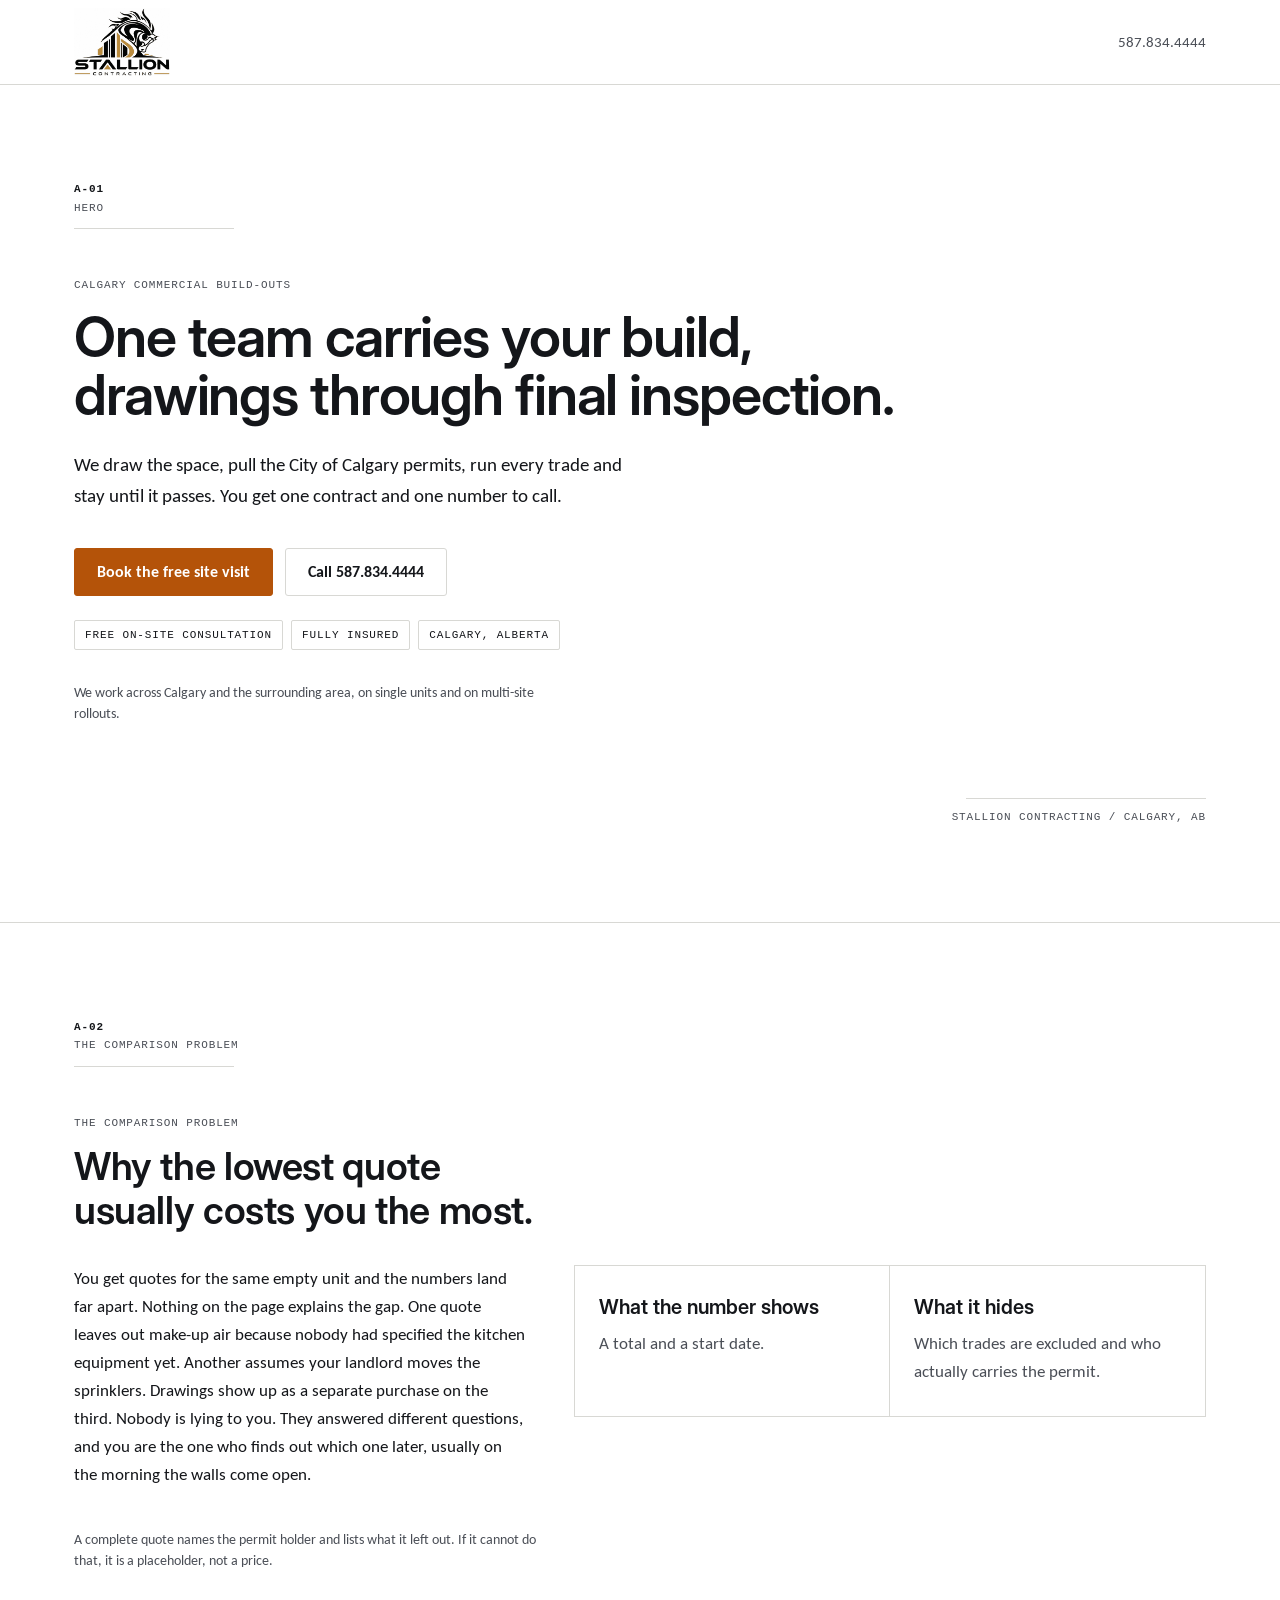
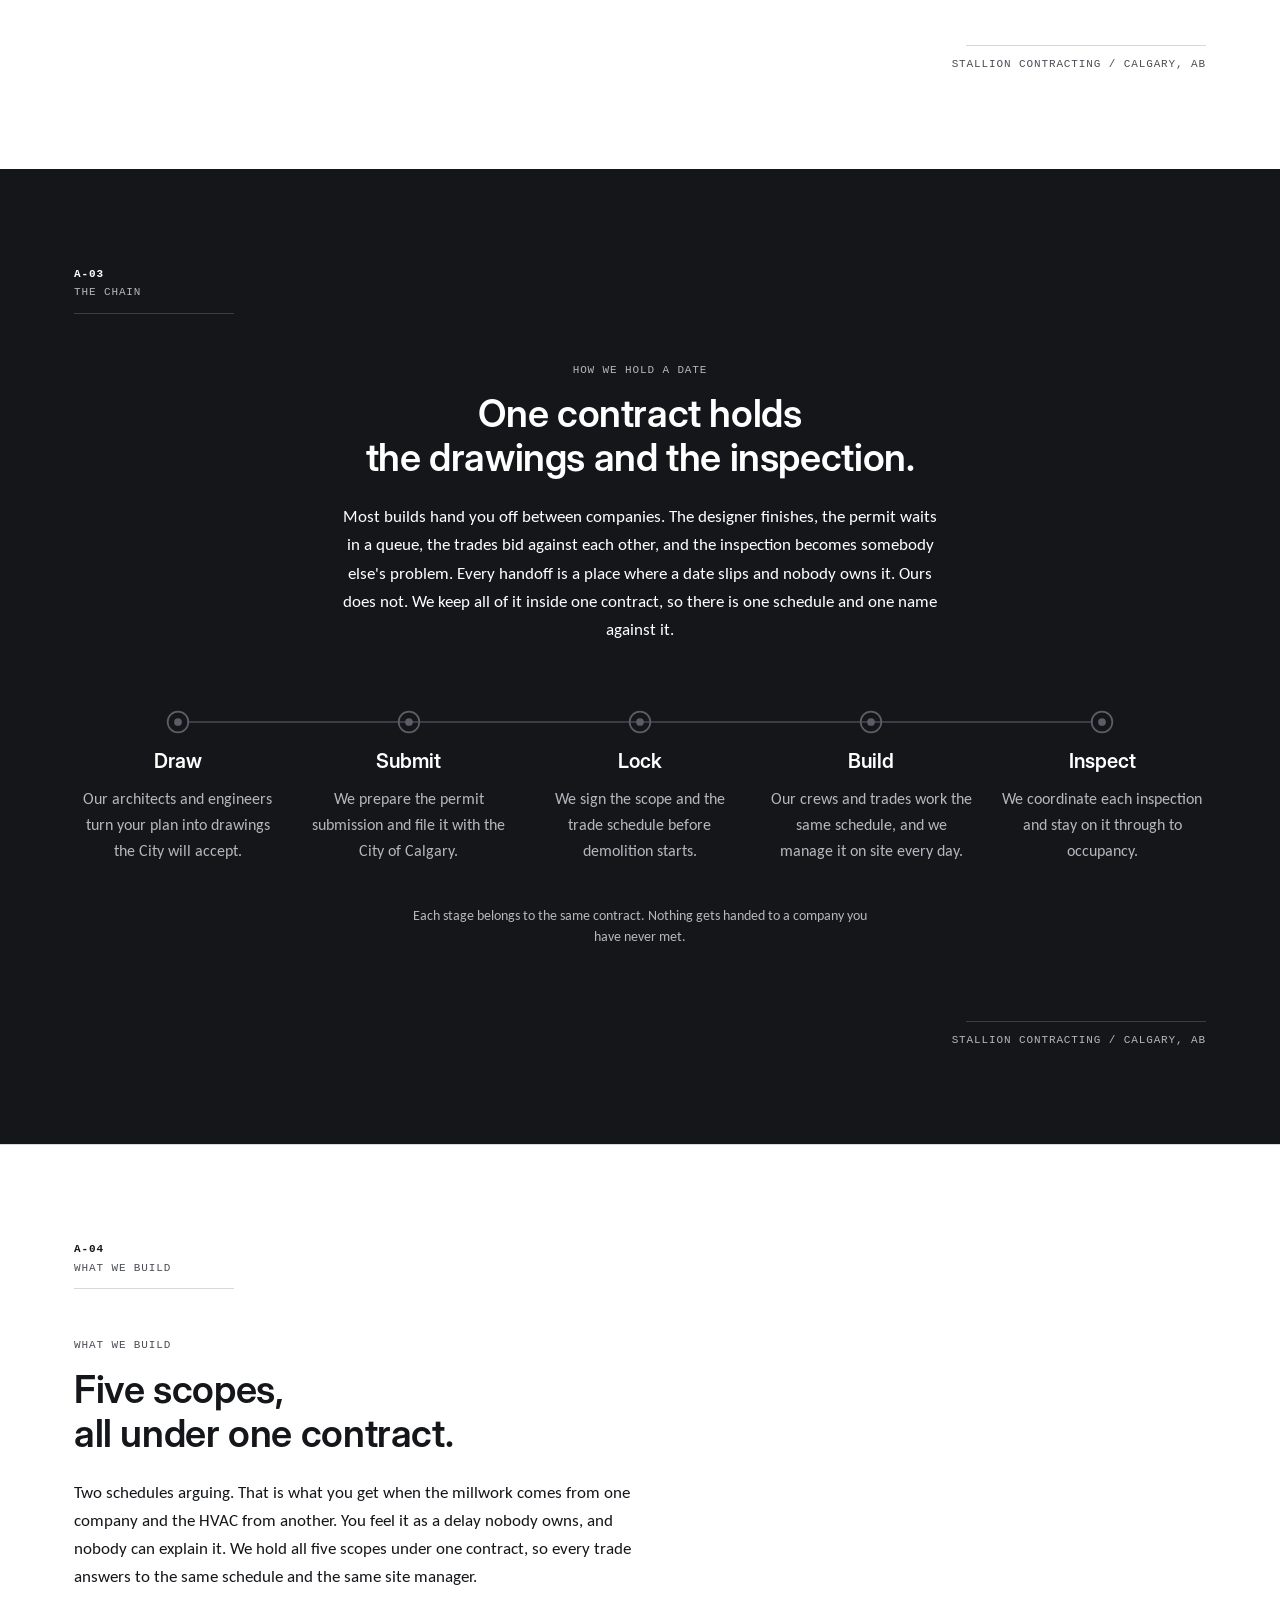
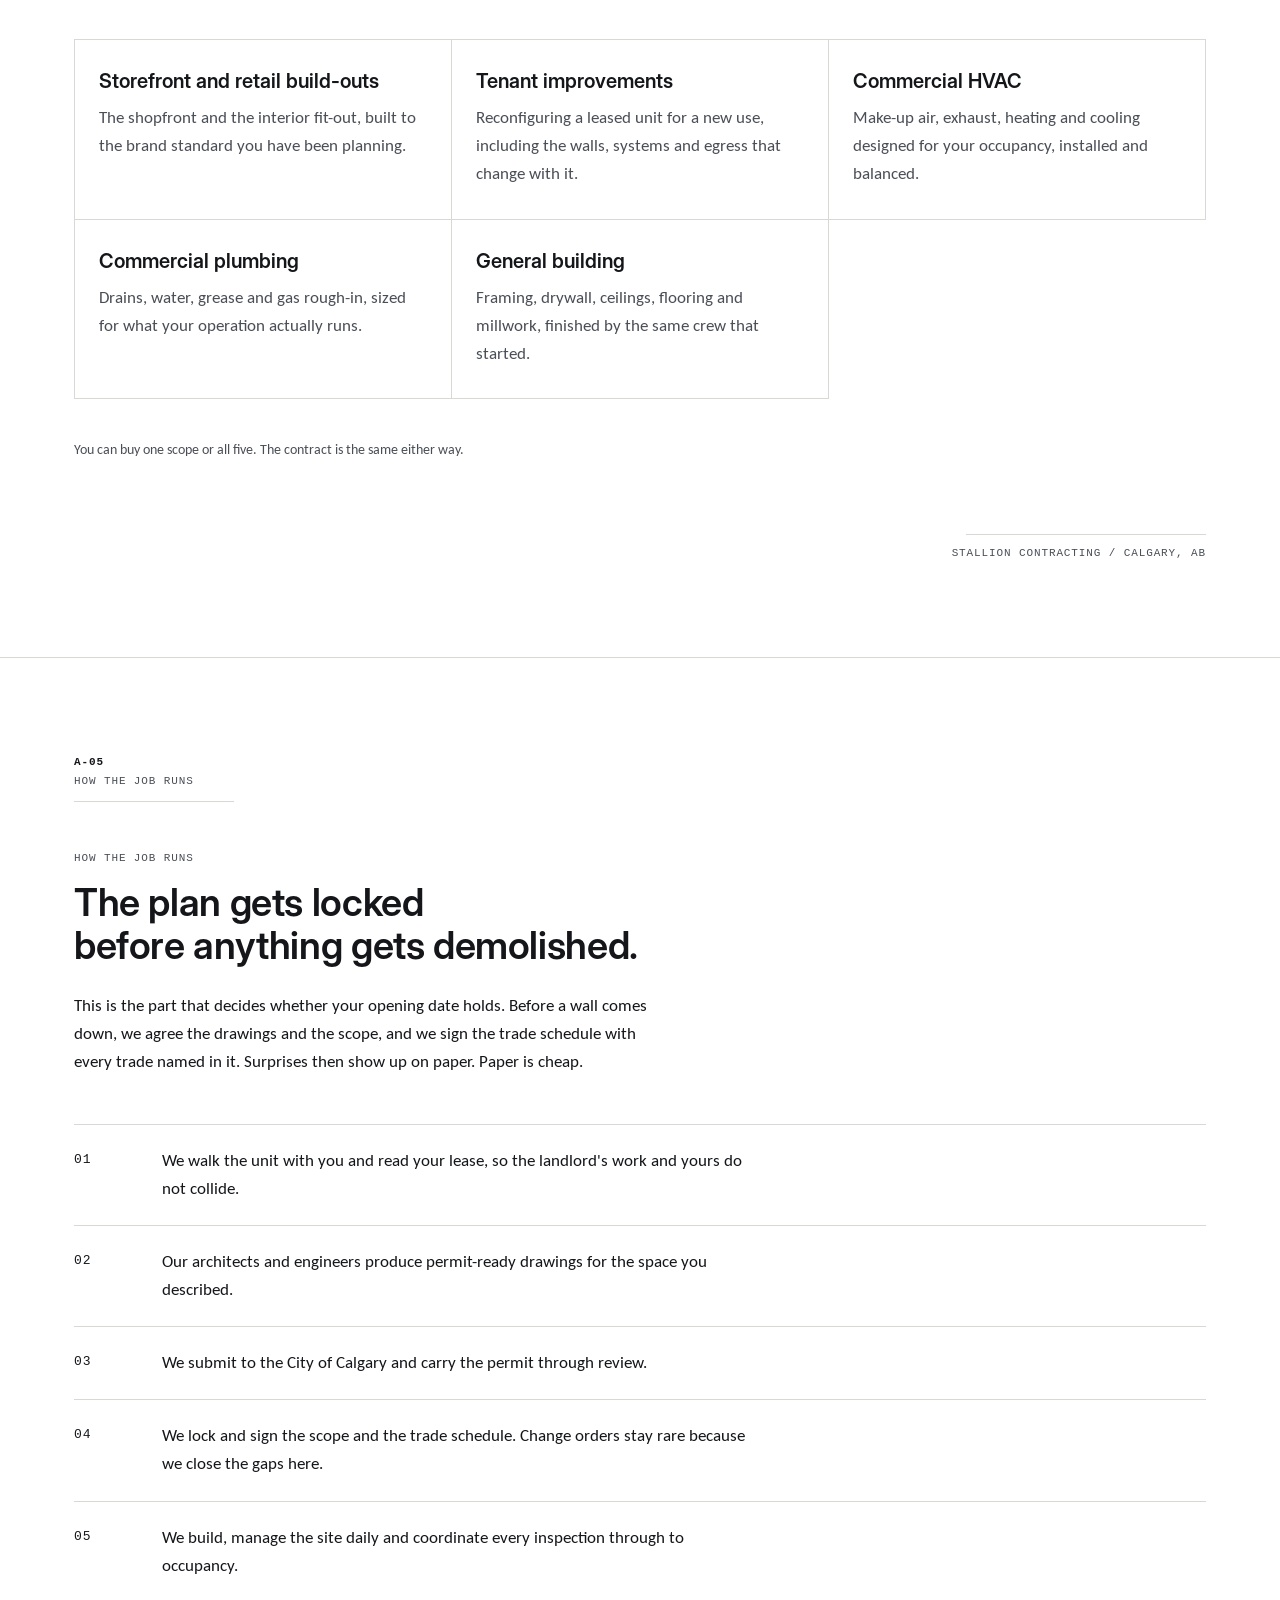
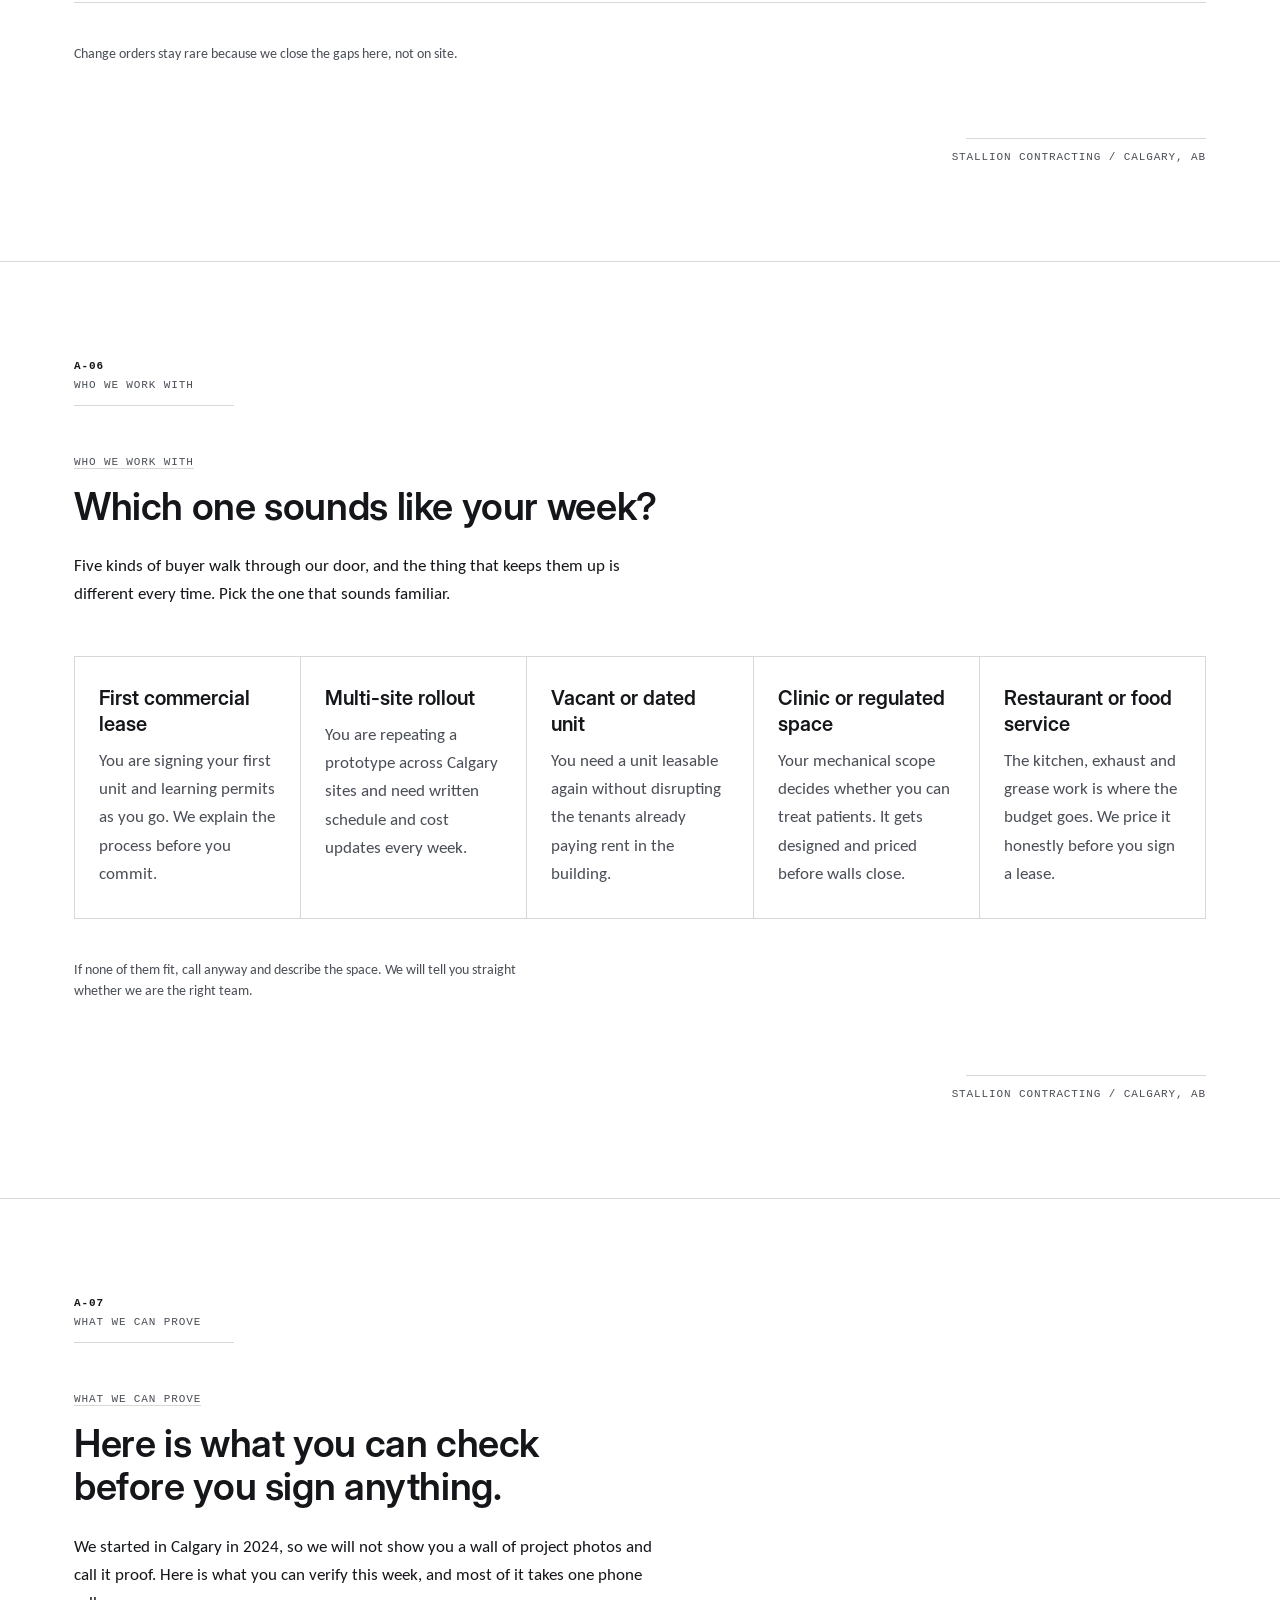
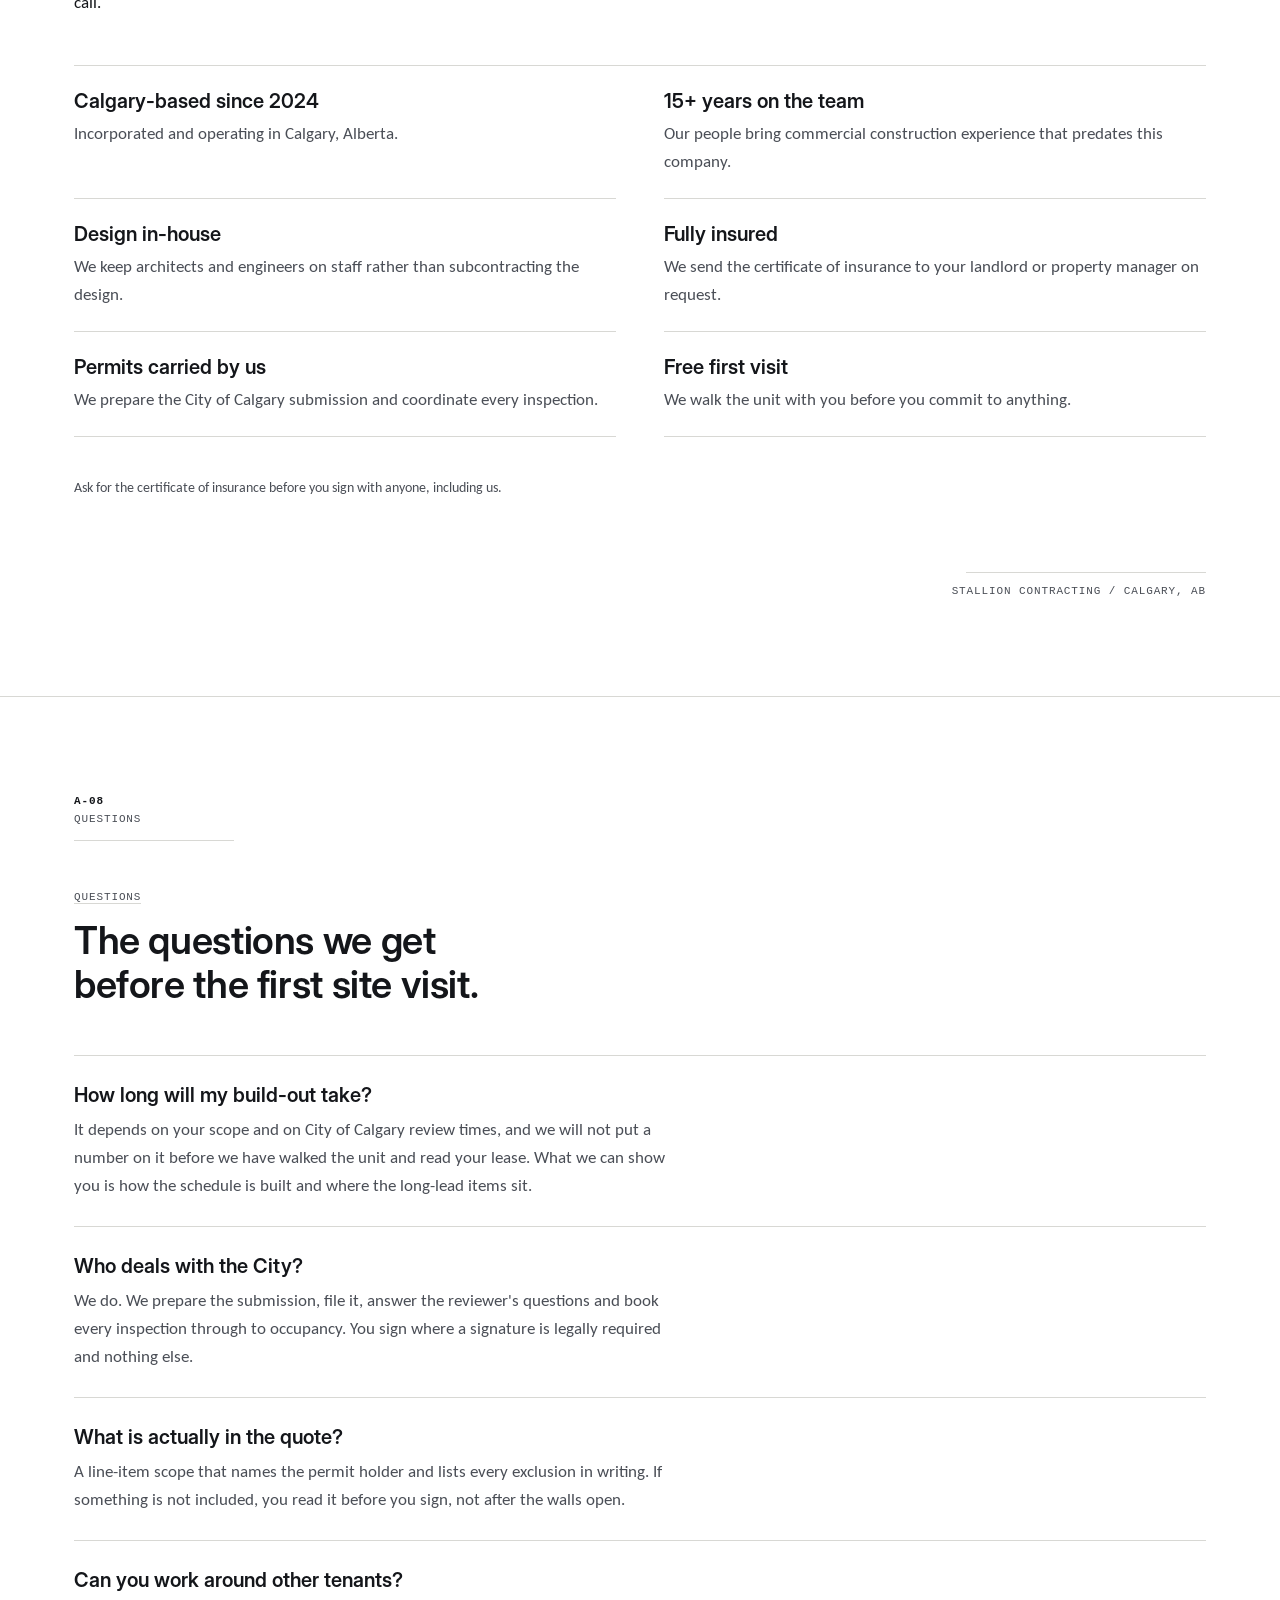
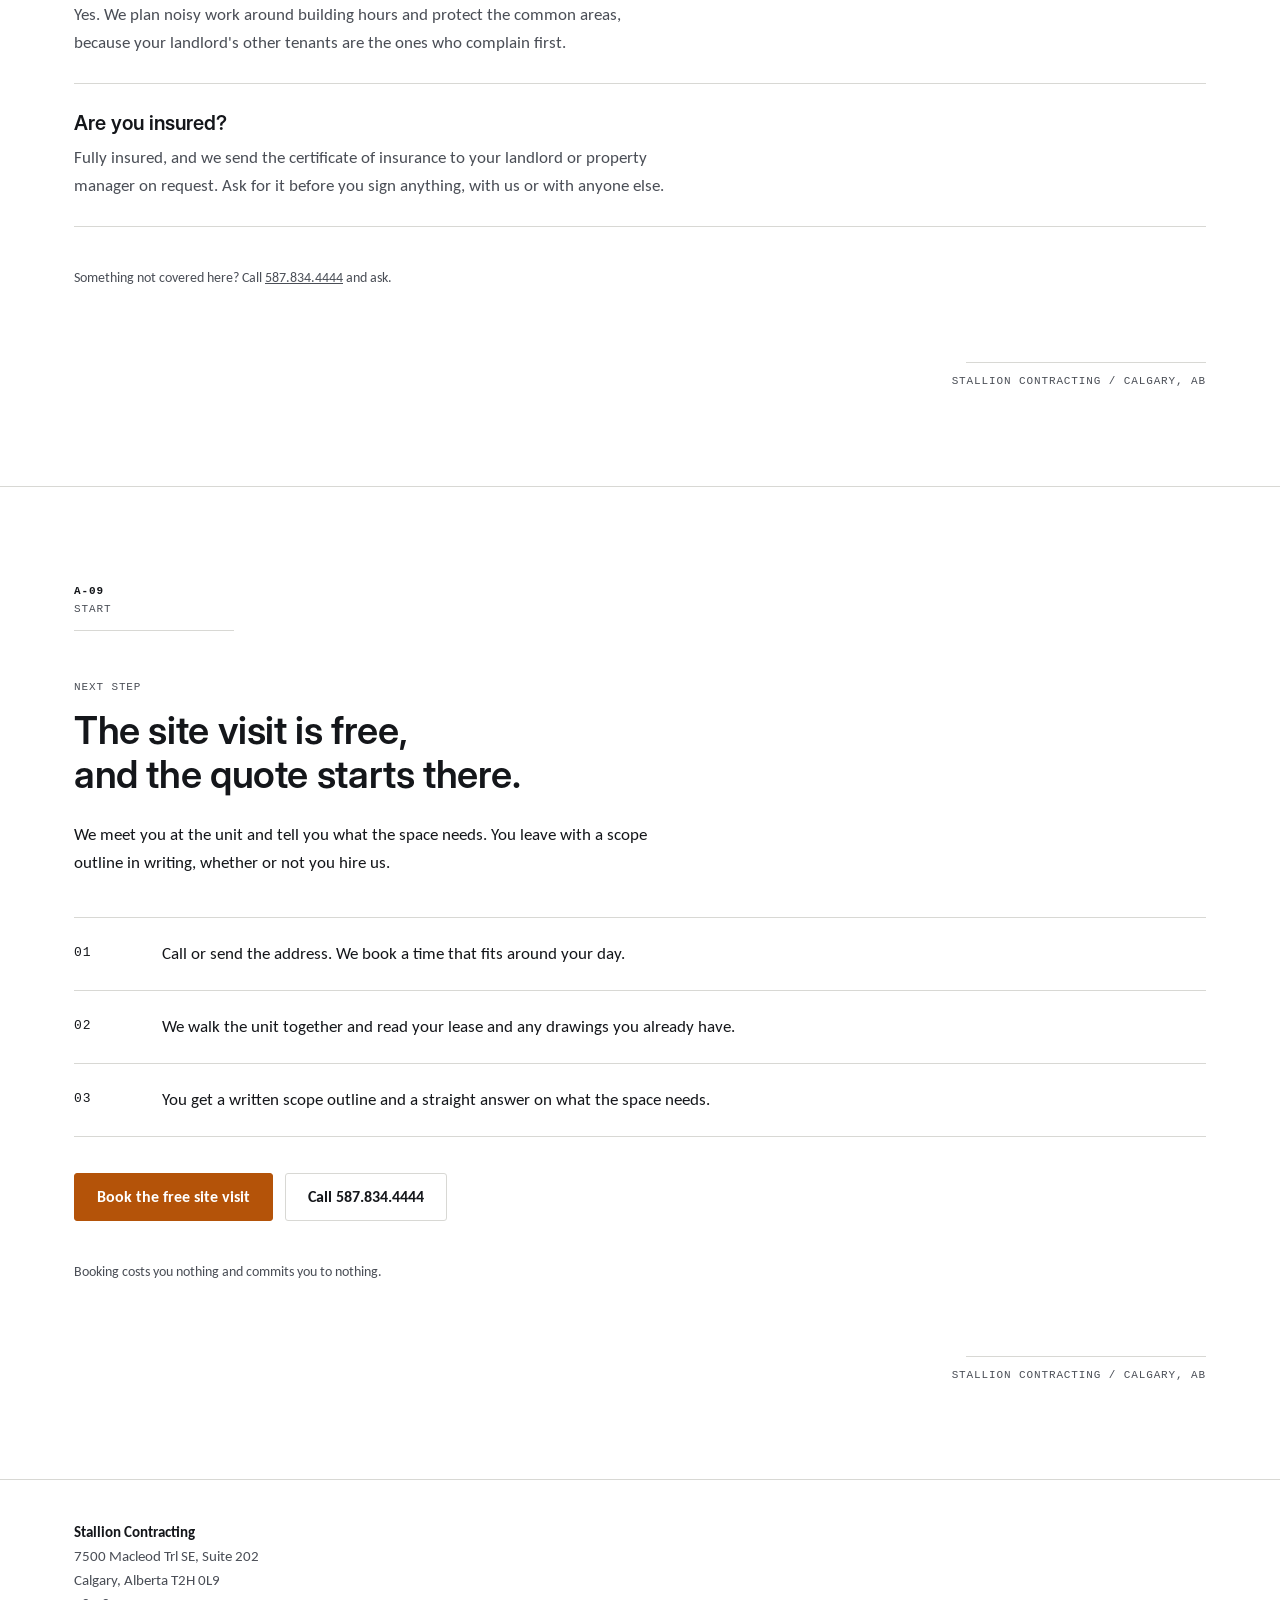
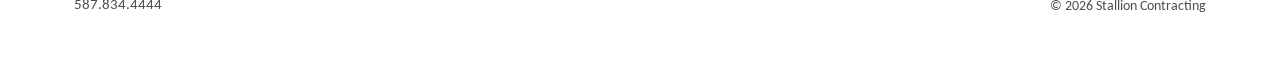
<file: homepage-drawing-set/index.html>
<!doctype html>
<html lang="en-CA">
<head>
<meta charset="utf-8">
<meta name="viewport" content="width=device-width, initial-scale=1">
<title>Commercial Build-Outs Calgary | Stallion Contracting</title>
<meta name="description" content="One Calgary team draws your space, pulls the permits, runs every trade and stays through the final inspection. Free on-site consultation.">
<link rel="canonical" href="https://www.stallioncontracting.ca/">
<meta property="og:type" content="website">
<meta property="og:locale" content="en_CA">
<meta property="og:site_name" content="Stallion Contracting">
<meta property="og:url" content="https://www.stallioncontracting.ca/">
<meta property="og:title" content="Stallion Contracting | Commercial build-outs and tenant improvements in Calgary">
<meta property="og:description" content="One team carries your Calgary commercial build, drawings through final inspection. Design, City permits, every trade and the inspection, under one contract.">
<link rel="preload" href="assets/fonts/inter-display-600.woff" as="font" type="font/woff" crossorigin>
<link rel="preload" href="assets/fonts/carlito-400.woff" as="font" type="font/woff" crossorigin>
<script type="application/ld+json">{"@context":"https://schema.org","@type":"GeneralContractor","name":"Stallion Contracting","url":"https://www.stallioncontracting.ca/","telephone":"+1-587-834-4444","foundingDate":"2024","address":{"@type":"PostalAddress","streetAddress":"7500 Macleod Trl SE, Suite 202","addressLocality":"Calgary","addressRegion":"AB","postalCode":"T2H 0L9","addressCountry":"CA"},"areaServed":[{"@type":"City","name":"Calgary"},{"@type":"GeoCircle","description":"Calgary and surrounding area, 25 mile radius","geoMidpoint":{"@type":"GeoCoordinates","latitude":51.0447,"longitude":-114.0719},"geoRadius":"40234"}],"knowsAbout":["commercial build-outs","tenant improvements","commercial HVAC","commercial plumbing","storefront construction"]}</script>
<script>document.documentElement.className += ' js';</script>
<style>
@font-face{font-family:"Inter Display";src:url(assets/fonts/inter-display-600.woff) format("woff");font-weight:600;font-style:normal;font-display:swap}
@font-face{font-family:"Carlito";src:url(assets/fonts/carlito-400.woff) format("woff");font-weight:400;font-style:normal;font-display:swap}
@font-face{font-family:"Carlito";src:url(assets/fonts/carlito-700.woff) format("woff");font-weight:700;font-style:normal;font-display:swap}

:root{
  --paper:#ffffff; --ink:#14161a; --rule:#d8d8d4; --accent:#b45309;
  --muted:#4a4e56;
  --head:"Inter Display","Helvetica Neue",Arial,sans-serif;
  --body:"Carlito","Lato","Segoe UI",Calibri,sans-serif;
  --mono:ui-monospace,"SFMono-Regular",Menlo,Consolas,"Liberation Mono",monospace;
  --ease:cubic-bezier(0.22,0.61,0.36,1);
}
*,*::before,*::after{box-sizing:border-box}
html{-webkit-text-size-adjust:100%}
body{margin:0;background:var(--paper);color:var(--ink);font:400 17px/1.65 var(--body);overflow-x:hidden}
img{max-width:100%;height:auto;display:block}
a{color:inherit}
:focus-visible{outline:2px solid var(--accent);outline-offset:2px}
.vh{position:absolute!important;width:1px;height:1px;margin:-1px;padding:0;overflow:hidden;clip:rect(0 0 0 0);white-space:nowrap;border:0}
.skip{position:absolute;left:24px;top:-48px;padding:8px 14px;background:var(--ink);color:var(--paper);border-radius:2px;z-index:10;text-decoration:none}
.skip:focus{top:12px}

.wrap{max-width:1180px;margin:0 auto;padding:0 24px}
.measure{max-width:none}
.measure > p,p.measure{max-width:66ch}

/* Masthead */
.mast{border-bottom:1px solid var(--rule)}
.mast .wrap{display:flex;align-items:center;justify-content:space-between;gap:24px;min-height:84px}
.mast img{width:96px}
.mast-call{font-size:15px;color:var(--muted);text-decoration:none}
.mast-call:hover{color:var(--ink);text-decoration:underline}

/* Sheets */
.sheet{position:relative;border-top:1px solid var(--rule);padding:96px 0}
.sheet:first-of-type{border-top:0}
.tb{display:grid;gap:2px;margin-bottom:48px}
.tb-num,.tb-name,.tb-proj,.eyebrow,.step-n,.chip{font-family:var(--mono);font-size:11px;line-height:1.5;letter-spacing:.08em;text-transform:uppercase}
.tb-num,.tb-name,.tb-proj{margin:0}
.tb-num{font-weight:700}
.tb-name{color:var(--muted)}
.tb-rule{display:block;height:1px;background:var(--rule);width:160px;margin-top:10px;transform-origin:left center}
.tb-foot{margin-top:64px;display:flex;flex-direction:column;align-items:flex-end;gap:10px}
.tb-foot .tb-rule{width:240px;transform-origin:left center}
.tb-proj{color:var(--muted)}

.eyebrow{margin:0 0 14px;color:var(--muted)}
.eyebrow a{text-decoration:none;border-bottom:1px solid var(--rule)}
.eyebrow a:hover{border-bottom-color:var(--ink)}
h1,h2,h3{font-family:var(--head);font-weight:600;color:var(--ink);margin:0}
h1{font-size:56px;line-height:1.05;letter-spacing:-.02em;max-width:34ch}
h2{font-size:38px;line-height:1.15;letter-spacing:-.01em;max-width:34ch}
h3{font-size:20px;line-height:1.3}
.ln{display:block}
p{margin:0}
.lede{margin-top:24px}
.body{margin-top:24px}
.support{margin-top:40px;font-size:14px;line-height:1.5;color:var(--muted);max-width:66ch}
.small{font-size:14px;line-height:1.5}

/* Buttons + chips */
.actions{display:flex;flex-wrap:wrap;gap:12px;margin-top:36px}
.btn{display:inline-flex;align-items:center;justify-content:center;min-height:48px;padding:0 22px;border-radius:3px;font:700 16px/1 var(--body);text-decoration:none;border:1px solid transparent}
.btn-primary{background:var(--accent);color:#fff;border-color:var(--accent)}
.btn-primary:hover{background:#92400e;border-color:#92400e}
.btn-secondary{background:transparent;color:var(--ink);border-color:var(--rule)}
.btn-secondary:hover{border-color:var(--ink)}
.chips{display:flex;flex-wrap:wrap;gap:8px;margin:24px 0 0;padding:0;list-style:none}
.chip{border:1px solid var(--rule);border-radius:2px;padding:6px 10px;color:var(--ink)}

/* A-01 */
#a-01 .lede{max-width:58ch;font-size:19px}
#a-01 .support{margin-top:32px}

/* Cards */
.cards{display:grid;gap:0;margin-top:48px;border-top:1px solid var(--rule);border-left:1px solid var(--rule);list-style:none;padding:0}
.card{position:relative;padding:28px 24px 30px;border-right:1px solid var(--rule);border-bottom:1px solid var(--rule)}
.card h3{margin-bottom:10px}
.card p{color:var(--muted)}
.cards-2{grid-template-columns:repeat(2,minmax(0,1fr))}
.cards-3{grid-template-columns:repeat(3,minmax(0,1fr))}
.cards-5{grid-template-columns:repeat(5,minmax(0,1fr))}
.card-link{text-decoration:none}
.card-link::after{content:"";position:absolute;inset:0}
.card:has(.card-link:hover) h3{text-decoration:underline;text-underline-offset:3px}

/* A-02 */
#a-02 .split{display:grid;grid-template-columns:minmax(0,5fr) minmax(0,7fr);gap:48px;align-items:start}
#a-02 .cards{margin-top:0}

/* A-03 signature sheet: the only full-bleed treatment */
#a-03{background:var(--ink);color:var(--paper);border-top-color:var(--ink)}
#a-03 h2,#a-03 h3{color:var(--paper)}
#a-03 .tb-name,#a-03 .tb-proj,#a-03 .eyebrow,#a-03 .chain p,#a-03 .support{color:#b4b7be}
#a-03 .tb-rule{background:#3a3d44}
#a-03 .head{text-align:center;display:flex;flex-direction:column;align-items:center}
#a-03 .body{margin-left:auto;margin-right:auto;text-align:center}
#a-03 .support{margin-left:auto;margin-right:auto;text-align:center}
.chain-box{position:relative;margin-top:64px}
.chain{position:relative;list-style:none;margin:0;padding:0;display:grid;grid-template-columns:repeat(5,minmax(0,1fr));gap:24px}
.chain li{position:relative;text-align:center;display:flex;flex-direction:column;align-items:center;gap:12px;z-index:1}
.chain p{max-width:26ch;font-size:16px}
.node{width:28px;height:28px;display:block}
.node .ring{fill:var(--paper);stroke:var(--paper);stroke-width:2}
.node .core{fill:var(--ink)}
.chain li:last-child .node .ring{fill:var(--accent);stroke:var(--accent)}
.chain li:last-child .node .core{fill:var(--paper)}
.chain-line{position:absolute;overflow:visible;pointer-events:none;z-index:0}
.chain-line .track{stroke:#3a3d44;stroke-width:2}
.chain-line .draw{stroke:var(--paper);stroke-width:2;stroke-dasharray:1}
.chain-h{left:10%;right:10%;top:13px;height:2px;width:80%}
.chain-v{display:none}

/* A-05 numbered rows */
.steps{list-style:none;margin:48px 0 0;padding:0;border-top:1px solid var(--rule)}
.steps li{display:grid;grid-template-columns:72px minmax(0,1fr);gap:16px;padding:22px 0;border-bottom:1px solid var(--rule)}
.step-n{font-size:13px;color:var(--ink);padding-top:3px}
.steps p{max-width:66ch}

/* A-07 verification rows */
.verify{display:grid;grid-template-columns:repeat(2,minmax(0,1fr));column-gap:48px;margin:48px 0 0;padding:0;list-style:none;border-top:1px solid var(--rule)}
.verify li{padding:22px 0;border-bottom:1px solid var(--rule)}
.verify h3{margin-bottom:6px}
.verify p{color:var(--muted)}

/* A-08 questions */
.qa{margin:48px 0 0;padding:0;list-style:none;border-top:1px solid var(--rule)}
.qa li{padding:26px 0;border-bottom:1px solid var(--rule)}
.qa h3{margin-bottom:8px}
.qa p{max-width:66ch;color:var(--muted)}

/* A-09 */
#a-09 .steps{margin-top:40px}

/* Footer */
.site-foot{border-top:1px solid var(--rule);padding:40px 0 56px}
.site-foot .wrap{display:flex;flex-wrap:wrap;justify-content:space-between;gap:24px;align-items:flex-end}
.site-foot address{font-style:normal;font-size:15px;line-height:1.6;color:var(--muted)}
.site-foot strong{color:var(--ink);font-weight:700}
.site-foot a{text-decoration:none}
.site-foot a:hover{text-decoration:underline}

/* Motion: only when the visitor allows it, and only after JS is confirmed */
@media (prefers-reduced-motion: no-preference){
  .js .sheet .reveal{opacity:0;transform:translateY(14px);transition:opacity 420ms var(--ease),transform 420ms var(--ease)}
  .js .sheet.is-in .reveal{opacity:1;transform:none}
  .js .sheet .tb-rule{transform:scaleX(0);transition:transform 320ms var(--ease) 80ms}
  .js .sheet.is-in .tb-rule{transform:scaleX(1)}
  .js .settle > *{opacity:0;transform:translateY(10px);transition:opacity 360ms var(--ease),transform 360ms var(--ease);transition-delay:calc(var(--i,0) * 60ms)}
  .js .settle.is-in > *{opacity:1;transform:none}
  .chain.live .node{transform:scale(.86);transition:transform 180ms ease-out,opacity 180ms ease-out;transition-delay:calc(var(--i,0) * 90ms)}
  .chain.live .node .ring{fill:transparent;stroke:#5a5e66;transition:fill 180ms ease-out,stroke 180ms ease-out}
  .chain.live .node .core{fill:#5a5e66;transition:fill 180ms ease-out}
  .chain.live li.on .node{transform:scale(1)}
  .chain.live li.on .node .ring{fill:var(--paper);stroke:var(--paper)}
  .chain.live li.on .node .core{fill:var(--ink)}
  .chain.live li.active .node .ring{fill:var(--accent);stroke:var(--accent)}
  .chain.live li.active .node .core{fill:var(--paper)}
  .chain.live li:last-child:not(.active) .node .ring{fill:transparent;stroke:#5a5e66}
  .chain.live li.on:last-child:not(.active) .node .ring{fill:var(--paper);stroke:var(--paper)}
  .chain.live li:last-child:not(.on) .node .core{fill:#5a5e66}
}

/* 1024: five-card grids drop to three columns */
@media (max-width:1024px){
  .cards-5{grid-template-columns:repeat(3,minmax(0,1fr))}
  #a-02 .split{grid-template-columns:1fr;gap:32px}
}
/* 760: single column; title block collapses; chain turns vertical */
@media (max-width:760px){
  .sheet{padding:56px 0}
  .tb{margin-bottom:32px}
  .tb-foot{display:none}
  h1{font-size:34px}
  h2{font-size:27px}
  .ln{display:inline}
  h1,h2{text-wrap:balance}
  .cards-2,.cards-3,.cards-5{grid-template-columns:1fr}
  .verify{grid-template-columns:1fr}
  .steps li{grid-template-columns:44px minmax(0,1fr)}
  .actions .btn{flex:1 1 220px}
  .mast .wrap{min-height:68px}
  .mast img{width:76px}
  .chain-box{margin-top:40px}
  .chain{grid-template-columns:1fr;gap:28px}
  .chain li{display:grid;grid-template-columns:28px minmax(0,1fr);column-gap:18px;row-gap:4px;text-align:left;align-items:start}
  .chain li .node{grid-row:1 / span 2}
  .chain p{max-width:none}
  .chain-h{display:none}
  .chain-v{display:block;left:13px;top:14px;width:2px;height:var(--vlen,calc(100% - 28px))}
  #a-03 .head,#a-03 .body,#a-03 .support{text-align:left;align-items:flex-start;margin-left:0}
}
</style>
</head>
<body>
<a class="skip" href="#a-01">Skip to content</a>

<header class="mast">
  <div class="wrap">
    <a href="/" aria-label="Stallion Contracting home"><img src="assets/stallion-logo.png" width="360" height="255" alt="Stallion Contracting"></a>
    <a class="mast-call" href="tel:+15878344444">587.834.4444</a>
  </div>
</header>

<main>

<!-- A-01 -->
<section class="sheet" id="a-01" aria-labelledby="a-01-h">
  <div class="wrap">
    <header class="tb"><p class="tb-num">A-01</p><p class="tb-name">Hero</p><span class="tb-rule" aria-hidden="true"></span></header>
    <div class="reveal">
      <p class="eyebrow">Calgary commercial build-outs</p>
      <h1 id="a-01-h"><span class="ln">One team carries your build,</span> <span class="ln">drawings through final inspection.</span></h1>
      <p class="lede">We draw the space, pull the City of Calgary permits, run every trade and stay until it passes. You get one contract and one number to call.</p>
      <div class="actions">
        <a class="btn btn-primary" href="/contact" rel="nofollow" data-pending>Book the free site visit</a>
        <a class="btn btn-secondary" href="tel:+15878344444">Call 587.834.4444</a>
      </div>
      <ul class="chips" aria-label="At a glance">
        <li class="chip">Free on-site consultation</li>
        <li class="chip">Fully insured</li>
        <li class="chip">Calgary, Alberta</li>
      </ul>
      <p class="support">We work across Calgary and the surrounding area, on single units and on multi-site rollouts.</p>
    </div>
    <footer class="tb-foot" aria-hidden="true"><span class="tb-rule"></span><p class="tb-proj">Stallion Contracting / Calgary, AB</p></footer>
  </div>
</section>

<!-- A-02 -->
<section class="sheet" id="a-02" aria-labelledby="a-02-h">
  <div class="wrap">
    <header class="tb"><p class="tb-num">A-02</p><p class="tb-name">The comparison problem</p><span class="tb-rule" aria-hidden="true"></span></header>
    <div class="reveal">
      <div class="measure">
        <p class="eyebrow">The comparison problem</p>
        <h2 id="a-02-h"><span class="ln">Why the lowest quote</span> <span class="ln">usually costs you the most.</span></h2>
      </div>
      <div class="split" style="margin-top:32px">
        <p class="measure">You get quotes for the same empty unit and the numbers land far apart. Nothing on the page explains the gap. One quote leaves out make-up air because nobody had specified the kitchen equipment yet. Another assumes your landlord moves the sprinklers. Drawings show up as a separate purchase on the third. Nobody is lying to you. They answered different questions, and you are the one who finds out which one later, usually on the morning the walls come open.</p>
        <ul class="cards cards-2">
          <li class="card"><h3>What the number shows</h3><p>A total and a start date.</p></li>
          <li class="card"><h3>What it hides</h3><p>Which trades are excluded and who actually carries the permit.</p></li>
        </ul>
      </div>
      <p class="support">A complete quote names the permit holder and lists what it left out. If it cannot do that, it is a placeholder, not a price.</p>
    </div>
    <footer class="tb-foot" aria-hidden="true"><span class="tb-rule"></span><p class="tb-proj">Stallion Contracting / Calgary, AB</p></footer>
  </div>
</section>

<!-- A-03 (signature sheet, full bleed) -->
<section class="sheet" id="a-03" aria-labelledby="a-03-h">
  <div class="wrap">
    <header class="tb"><p class="tb-num">A-03</p><p class="tb-name">The chain</p><span class="tb-rule" aria-hidden="true"></span></header>
    <div class="reveal">
      <div class="head">
        <p class="eyebrow">How we hold a date</p>
        <h2 id="a-03-h"><span class="ln">One contract holds</span> <span class="ln">the drawings and the inspection.</span></h2>
      </div>
      <p class="body measure">Most builds hand you off between companies. The designer finishes, the permit waits in a queue, the trades bid against each other, and the inspection becomes somebody else's problem. Every handoff is a place where a date slips and nobody owns it. Ours does not. We keep all of it inside one contract, so there is one schedule and one name against it.</p>
      <p class="vh">Five stages, in order: Draw, Submit, Lock, Build, Inspect.</p>
      <div class="chain-box">
      <svg class="chain-line chain-h" viewBox="0 0 100 2" preserveAspectRatio="none" aria-hidden="true"><line class="track" x1="0" y1="1" x2="100" y2="1"></line><line class="draw" x1="0" y1="1" x2="100" y2="1" pathLength="1"></line></svg>
      <svg class="chain-line chain-v" viewBox="0 0 2 100" preserveAspectRatio="none" aria-hidden="true"><line class="track" x1="1" y1="0" x2="1" y2="100"></line><line class="draw" x1="1" y1="0" x2="1" y2="100" pathLength="1"></line></svg>
      <ol class="chain">
        <li style="--i:0"><svg class="node" viewBox="0 0 28 28" aria-hidden="true"><circle class="ring" cx="14" cy="14" r="12"></circle><circle class="core" cx="14" cy="14" r="4.5"></circle></svg><h3>Draw</h3><p>Our architects and engineers turn your plan into drawings the City will accept.</p></li>
        <li style="--i:1"><svg class="node" viewBox="0 0 28 28" aria-hidden="true"><circle class="ring" cx="14" cy="14" r="12"></circle><circle class="core" cx="14" cy="14" r="4.5"></circle></svg><h3>Submit</h3><p>We prepare the permit submission and file it with the City of Calgary.</p></li>
        <li style="--i:2"><svg class="node" viewBox="0 0 28 28" aria-hidden="true"><circle class="ring" cx="14" cy="14" r="12"></circle><circle class="core" cx="14" cy="14" r="4.5"></circle></svg><h3>Lock</h3><p>We sign the scope and the trade schedule before demolition starts.</p></li>
        <li style="--i:3"><svg class="node" viewBox="0 0 28 28" aria-hidden="true"><circle class="ring" cx="14" cy="14" r="12"></circle><circle class="core" cx="14" cy="14" r="4.5"></circle></svg><h3>Build</h3><p>Our crews and trades work the same schedule, and we manage it on site every day.</p></li>
        <li style="--i:4"><svg class="node" viewBox="0 0 28 28" aria-hidden="true"><circle class="ring" cx="14" cy="14" r="12"></circle><circle class="core" cx="14" cy="14" r="4.5"></circle></svg><h3>Inspect</h3><p>We coordinate each inspection and stay on it through to occupancy.</p></li>
      </ol>
      </div>
      <p class="support">Each stage belongs to the same contract. Nothing gets handed to a company you have never met.</p>
    </div>
    <footer class="tb-foot" aria-hidden="true"><span class="tb-rule"></span><p class="tb-proj">Stallion Contracting / Calgary, AB</p></footer>
  </div>
</section>

<!-- A-04 -->
<section class="sheet" id="a-04" aria-labelledby="a-04-h">
  <div class="wrap">
    <header class="tb"><p class="tb-num">A-04</p><p class="tb-name">What we build</p><span class="tb-rule" aria-hidden="true"></span></header>
    <div class="reveal">
      <div class="measure">
        <p class="eyebrow">What we build</p>
        <h2 id="a-04-h"><span class="ln">Five scopes,</span> <span class="ln">all under one contract.</span></h2>
        <p class="body">Two schedules arguing. That is what you get when the millwork comes from one company and the HVAC from another. You feel it as a delay nobody owns, and nobody can explain it. We hold all five scopes under one contract, so every trade answers to the same schedule and the same site manager.</p>
      </div>
      <ul class="cards cards-3 settle">
        <li class="card" style="--i:0"><h3><a class="card-link" href="/services/storefront-build-outs" rel="nofollow" data-pending>Storefront and retail build-outs</a></h3><p>The shopfront and the interior fit-out, built to the brand standard you have been planning.</p></li>
        <li class="card" style="--i:1"><h3><a class="card-link" href="/services/tenant-improvements" rel="nofollow" data-pending>Tenant improvements</a></h3><p>Reconfiguring a leased unit for a new use, including the walls, systems and egress that change with it.</p></li>
        <li class="card" style="--i:2"><h3><a class="card-link" href="/services/commercial-hvac" rel="nofollow" data-pending>Commercial HVAC</a></h3><p>Make-up air, exhaust, heating and cooling designed for your occupancy, installed and balanced.</p></li>
        <li class="card" style="--i:3"><h3><a class="card-link" href="/services/commercial-plumbing" rel="nofollow" data-pending>Commercial plumbing</a></h3><p>Drains, water, grease and gas rough-in, sized for what your operation actually runs.</p></li>
        <li class="card" style="--i:4"><h3><a class="card-link" href="/services/general-building" rel="nofollow" data-pending>General building</a></h3><p>Framing, drywall, ceilings, flooring and millwork, finished by the same crew that started.</p></li>
      </ul>
      <p class="support">You can buy one scope or all five. The contract is the same either way.</p>
    </div>
    <footer class="tb-foot" aria-hidden="true"><span class="tb-rule"></span><p class="tb-proj">Stallion Contracting / Calgary, AB</p></footer>
  </div>
</section>

<!-- A-05 -->
<section class="sheet" id="a-05" aria-labelledby="a-05-h">
  <div class="wrap">
    <header class="tb"><p class="tb-num">A-05</p><p class="tb-name">How the job runs</p><span class="tb-rule" aria-hidden="true"></span></header>
    <div class="reveal">
      <div class="measure">
        <p class="eyebrow">How the job runs</p>
        <h2 id="a-05-h"><span class="ln">The plan gets locked</span> <span class="ln">before anything gets demolished.</span></h2>
        <p class="body">This is the part that decides whether your opening date holds. Before a wall comes down, we agree the drawings and the scope, and we sign the trade schedule with every trade named in it. Surprises then show up on paper. Paper is cheap.</p>
      </div>
      <ol class="steps">
        <li><span class="step-n" aria-hidden="true">01</span><p>We walk the unit with you and read your lease, so the landlord's work and yours do not collide.</p></li>
        <li><span class="step-n" aria-hidden="true">02</span><p>Our architects and engineers produce permit-ready drawings for the space you described.</p></li>
        <li><span class="step-n" aria-hidden="true">03</span><p>We submit to the City of Calgary and carry the permit through review.</p></li>
        <li><span class="step-n" aria-hidden="true">04</span><p>We lock and sign the scope and the trade schedule. Change orders stay rare because we close the gaps here.</p></li>
        <li><span class="step-n" aria-hidden="true">05</span><p>We build, manage the site daily and coordinate every inspection through to occupancy.</p></li>
      </ol>
      <p class="support">Change orders stay rare because we close the gaps here, not on site.</p>
    </div>
    <footer class="tb-foot" aria-hidden="true"><span class="tb-rule"></span><p class="tb-proj">Stallion Contracting / Calgary, AB</p></footer>
  </div>
</section>

<!-- A-06 -->
<section class="sheet" id="a-06" aria-labelledby="a-06-h">
  <div class="wrap">
    <header class="tb"><p class="tb-num">A-06</p><p class="tb-name">Who we work with</p><span class="tb-rule" aria-hidden="true"></span></header>
    <div class="reveal">
      <div class="measure">
        <p class="eyebrow"><a href="/who-we-work-with" rel="nofollow" data-pending>Who we work with</a></p>
        <h2 id="a-06-h">Which one sounds like your week?</h2>
        <p class="body">Five kinds of buyer walk through our door, and the thing that keeps them up is different every time. Pick the one that sounds familiar.</p>
      </div>
      <ul class="cards cards-5 settle">
        <li class="card" style="--i:0"><h3>First commercial lease</h3><p>You are signing your first unit and learning permits as you go. We explain the process before you commit.</p></li>
        <li class="card" style="--i:1"><h3>Multi-site rollout</h3><p>You are repeating a prototype across Calgary sites and need written schedule and cost updates every week.</p></li>
        <li class="card" style="--i:2"><h3>Vacant or dated unit</h3><p>You need a unit leasable again without disrupting the tenants already paying rent in the building.</p></li>
        <li class="card" style="--i:3"><h3>Clinic or regulated space</h3><p>Your mechanical scope decides whether you can treat patients. It gets designed and priced before walls close.</p></li>
        <li class="card" style="--i:4"><h3>Restaurant or food service</h3><p>The kitchen, exhaust and grease work is where the budget goes. We price it honestly before you sign a lease.</p></li>
      </ul>
      <p class="support">If none of them fit, call anyway and describe the space. We will tell you straight whether we are the right team.</p>
    </div>
    <footer class="tb-foot" aria-hidden="true"><span class="tb-rule"></span><p class="tb-proj">Stallion Contracting / Calgary, AB</p></footer>
  </div>
</section>

<!-- A-07 -->
<section class="sheet" id="a-07" aria-labelledby="a-07-h">
  <div class="wrap">
    <header class="tb"><p class="tb-num">A-07</p><p class="tb-name">What we can prove</p><span class="tb-rule" aria-hidden="true"></span></header>
    <div class="reveal">
      <div class="measure">
        <p class="eyebrow"><a href="/about" rel="nofollow" data-pending>What we can prove</a></p>
        <h2 id="a-07-h"><span class="ln">Here is what you can check</span> <span class="ln">before you sign anything.</span></h2>
        <p class="body">We started in Calgary in 2024, so we will not show you a wall of project photos and call it proof. Here is what you can verify this week, and most of it takes one phone call.</p>
      </div>
      <ul class="verify">
        <li><h3>Calgary-based since 2024</h3><p>Incorporated and operating in Calgary, Alberta.</p></li>
        <li><h3>15+ years on the team</h3><p>Our people bring commercial construction experience that predates this company.</p></li>
        <li><h3>Design in-house</h3><p>We keep architects and engineers on staff rather than subcontracting the design.</p></li>
        <li><h3>Fully insured</h3><p>We send the certificate of insurance to your landlord or property manager on request.</p></li>
        <li><h3>Permits carried by us</h3><p>We prepare the City of Calgary submission and coordinate every inspection.</p></li>
        <li><h3>Free first visit</h3><p>We walk the unit with you before you commit to anything.</p></li>
      </ul>
      <p class="support">Ask for the certificate of insurance before you sign with anyone, including us.</p>
    </div>
    <footer class="tb-foot" aria-hidden="true"><span class="tb-rule"></span><p class="tb-proj">Stallion Contracting / Calgary, AB</p></footer>
  </div>
</section>

<!-- A-08 -->
<section class="sheet" id="a-08" aria-labelledby="a-08-h">
  <div class="wrap">
    <header class="tb"><p class="tb-num">A-08</p><p class="tb-name">Questions</p><span class="tb-rule" aria-hidden="true"></span></header>
    <div class="reveal">
      <div class="measure">
        <p class="eyebrow"><a href="/process" rel="nofollow" data-pending>Questions</a></p>
        <h2 id="a-08-h"><span class="ln">The questions we get</span> <span class="ln">before the first site visit.</span></h2>
      </div>
      <ul class="qa">
        <li><h3>How long will my build-out take?</h3><p>It depends on your scope and on City of Calgary review times, and we will not put a number on it before we have walked the unit and read your lease. What we can show you is how the schedule is built and where the long-lead items sit.</p></li>
        <li><h3>Who deals with the City?</h3><p>We do. We prepare the submission, file it, answer the reviewer's questions and book every inspection through to occupancy. You sign where a signature is legally required and nothing else.</p></li>
        <li><h3>What is actually in the quote?</h3><p>A line-item scope that names the permit holder and lists every exclusion in writing. If something is not included, you read it before you sign, not after the walls open.</p></li>
        <li><h3>Can you work around other tenants?</h3><p>Yes. We plan noisy work around building hours and protect the common areas, because your landlord's other tenants are the ones who complain first.</p></li>
        <li><h3>Are you insured?</h3><p>Fully insured, and we send the certificate of insurance to your landlord or property manager on request. Ask for it before you sign anything, with us or with anyone else.</p></li>
      </ul>
      <p class="support">Something not covered here? Call <a href="tel:+15878344444">587.834.4444</a> and ask.</p>
    </div>
    <footer class="tb-foot" aria-hidden="true"><span class="tb-rule"></span><p class="tb-proj">Stallion Contracting / Calgary, AB</p></footer>
  </div>
</section>

<!-- A-09 -->
<section class="sheet" id="a-09" aria-labelledby="a-09-h">
  <div class="wrap">
    <header class="tb"><p class="tb-num">A-09</p><p class="tb-name">Start</p><span class="tb-rule" aria-hidden="true"></span></header>
    <div class="reveal">
      <div class="measure">
        <p class="eyebrow">Next step</p>
        <h2 id="a-09-h"><span class="ln">The site visit is free,</span> <span class="ln">and the quote starts there.</span></h2>
        <p class="body">We meet you at the unit and tell you what the space needs. You leave with a scope outline in writing, whether or not you hire us.</p>
      </div>
      <ol class="steps">
        <li><span class="step-n" aria-hidden="true">01</span><p>Call or send the address. We book a time that fits around your day.</p></li>
        <li><span class="step-n" aria-hidden="true">02</span><p>We walk the unit together and read your lease and any drawings you already have.</p></li>
        <li><span class="step-n" aria-hidden="true">03</span><p>You get a written scope outline and a straight answer on what the space needs.</p></li>
      </ol>
      <div class="actions">
        <a class="btn btn-primary" href="/contact" rel="nofollow" data-pending>Book the free site visit</a>
        <a class="btn btn-secondary" href="tel:+15878344444">Call 587.834.4444</a>
      </div>
      <p class="support">Booking costs you nothing and commits you to nothing.</p>
    </div>
    <footer class="tb-foot" aria-hidden="true"><span class="tb-rule"></span><p class="tb-proj">Stallion Contracting / Calgary, AB</p></footer>
  </div>
</section>

</main>

<footer class="site-foot">
  <div class="wrap">
    <address>
      <strong>Stallion Contracting</strong><br>
      7500 Macleod Trl SE, Suite 202<br>
      Calgary, Alberta T2H 0L9<br>
      <a href="tel:+15878344444">587.834.4444</a>
    </address>
    <p class="small" style="color:var(--muted)">&copy; 2026 Stallion Contracting</p>
  </div>
</footer>

<script>
(function () {
  var root = document.documentElement;
  var reduce = window.matchMedia && window.matchMedia('(prefers-reduced-motion: reduce)').matches;
  if (reduce || !('IntersectionObserver' in window)) { root.className = root.className.replace(/\bjs\b/, ''); return; }

  /* 1 + 3. Sheet entry and card settle: once, at 15% visibility */
  var io = new IntersectionObserver(function (entries) {
    entries.forEach(function (e) {
      if (e.isIntersecting) { e.target.classList.add('is-in'); io.unobserve(e.target); }
    });
  }, { threshold: 0.15 });
  Array.prototype.forEach.call(document.querySelectorAll('.sheet, .settle'), function (el) { io.observe(el); });

  /* 2. Chain draw on A-03: one requestAnimationFrame scroll handler */
  var sheet = document.getElementById('a-03');
  var chain = sheet && sheet.querySelector('.chain');
  if (!chain) return;
  var items = chain.querySelectorAll('li');
  var box = chain.parentNode;
  var draws = box.querySelectorAll('.chain-line .draw');
  var queued = false;
  chain.classList.add('live');

  function measure() {
    var first = items[0].querySelector('.node').getBoundingClientRect();
    var last = items[items.length - 1].querySelector('.node').getBoundingClientRect();
    box.style.setProperty('--vlen', Math.max(0, last.top - first.top) + 'px');
  }
  function update() {
    queued = false;
    var vh = window.innerHeight;
    var top = sheet.getBoundingClientRect().top;
    var started = top <= vh * 0.65;
    var p = Math.min(1, Math.max(0, (vh * 0.65 - top) / (vh * 1.2)));
    Array.prototype.forEach.call(draws, function (d) { d.setAttribute('stroke-dashoffset', (1 - p).toFixed(4)); });
    var active = -1;
    Array.prototype.forEach.call(items, function (li, i) {
      var on = started && p >= i / (items.length - 1) - 0.0001;
      li.classList.toggle('on', on);
      if (on) active = i;
    });
    Array.prototype.forEach.call(items, function (li, i) { li.classList.toggle('active', i === active); });
  }
  function onScroll() { if (!queued) { queued = true; window.requestAnimationFrame(update); } }
  window.addEventListener('scroll', onScroll, { passive: true });
  window.addEventListener('resize', function () { measure(); onScroll(); });
  measure(); update();
})();
</script>
</body>
</html>
</file>
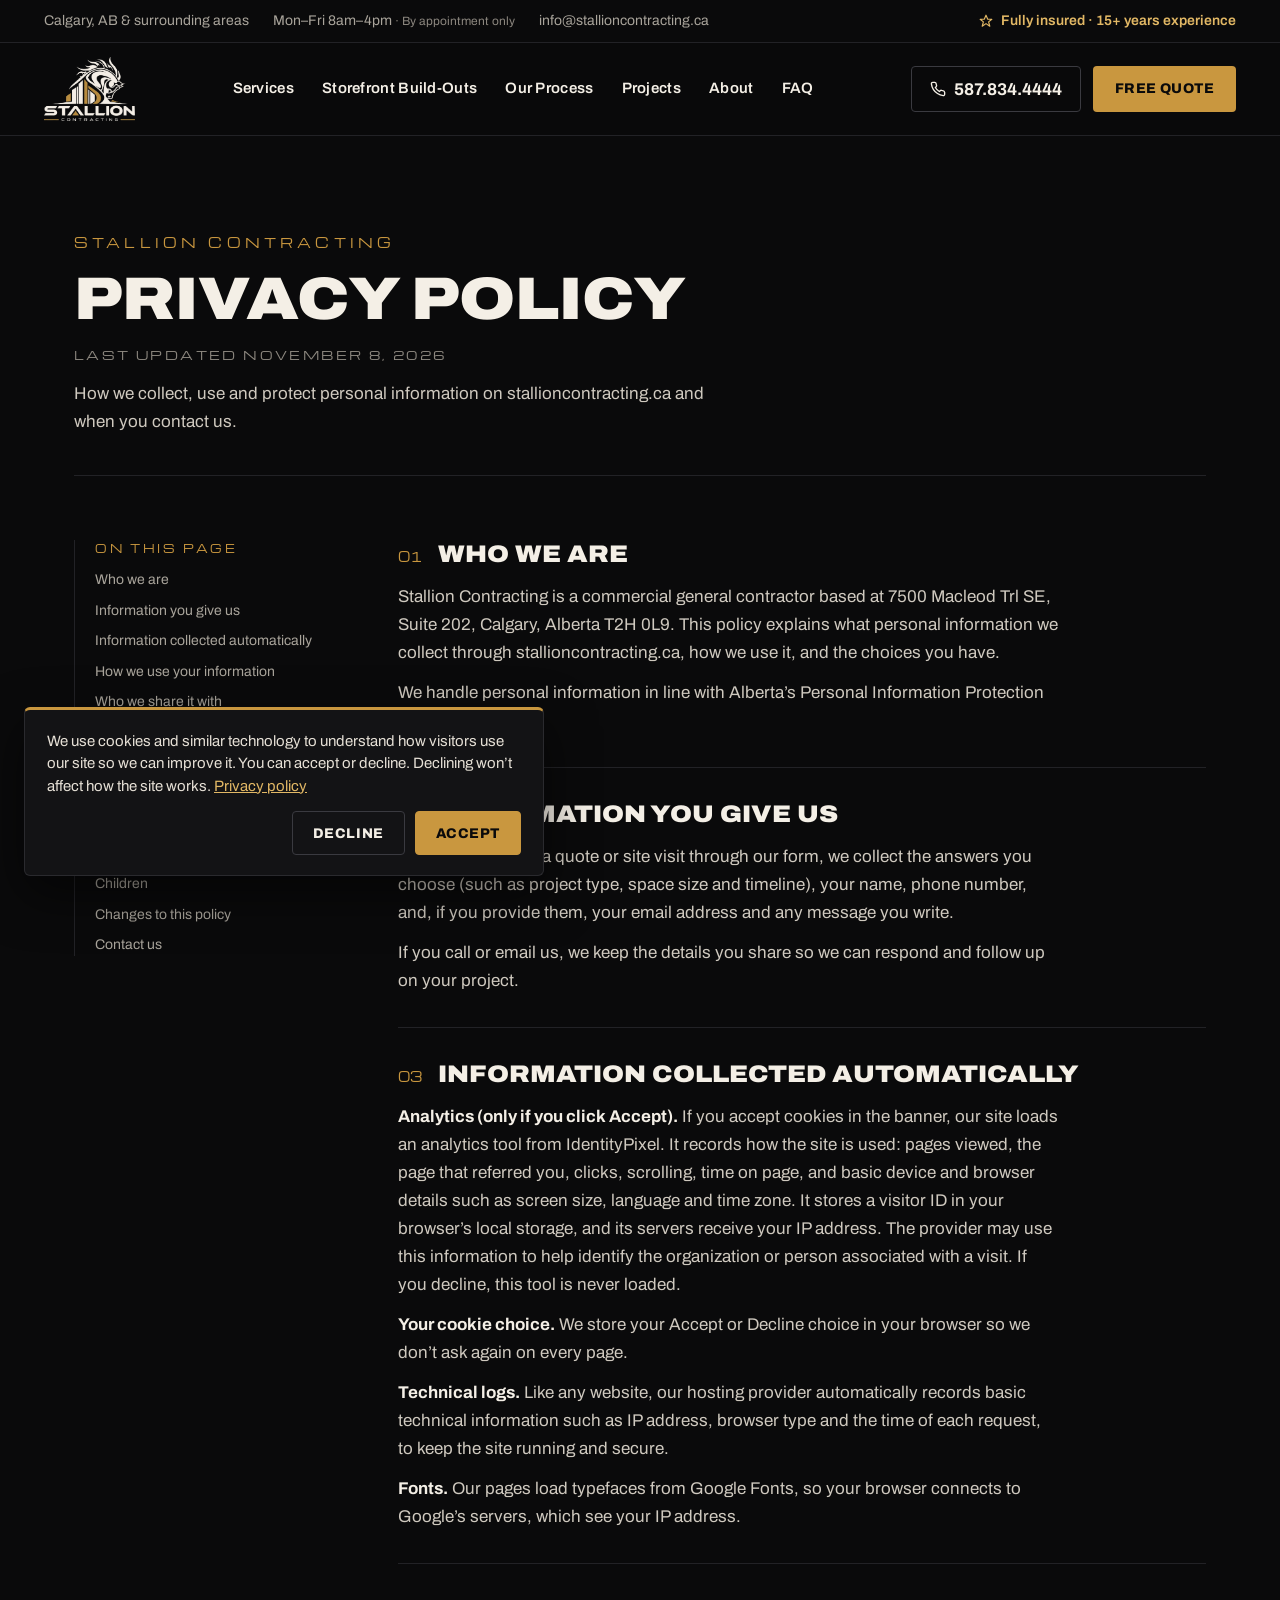
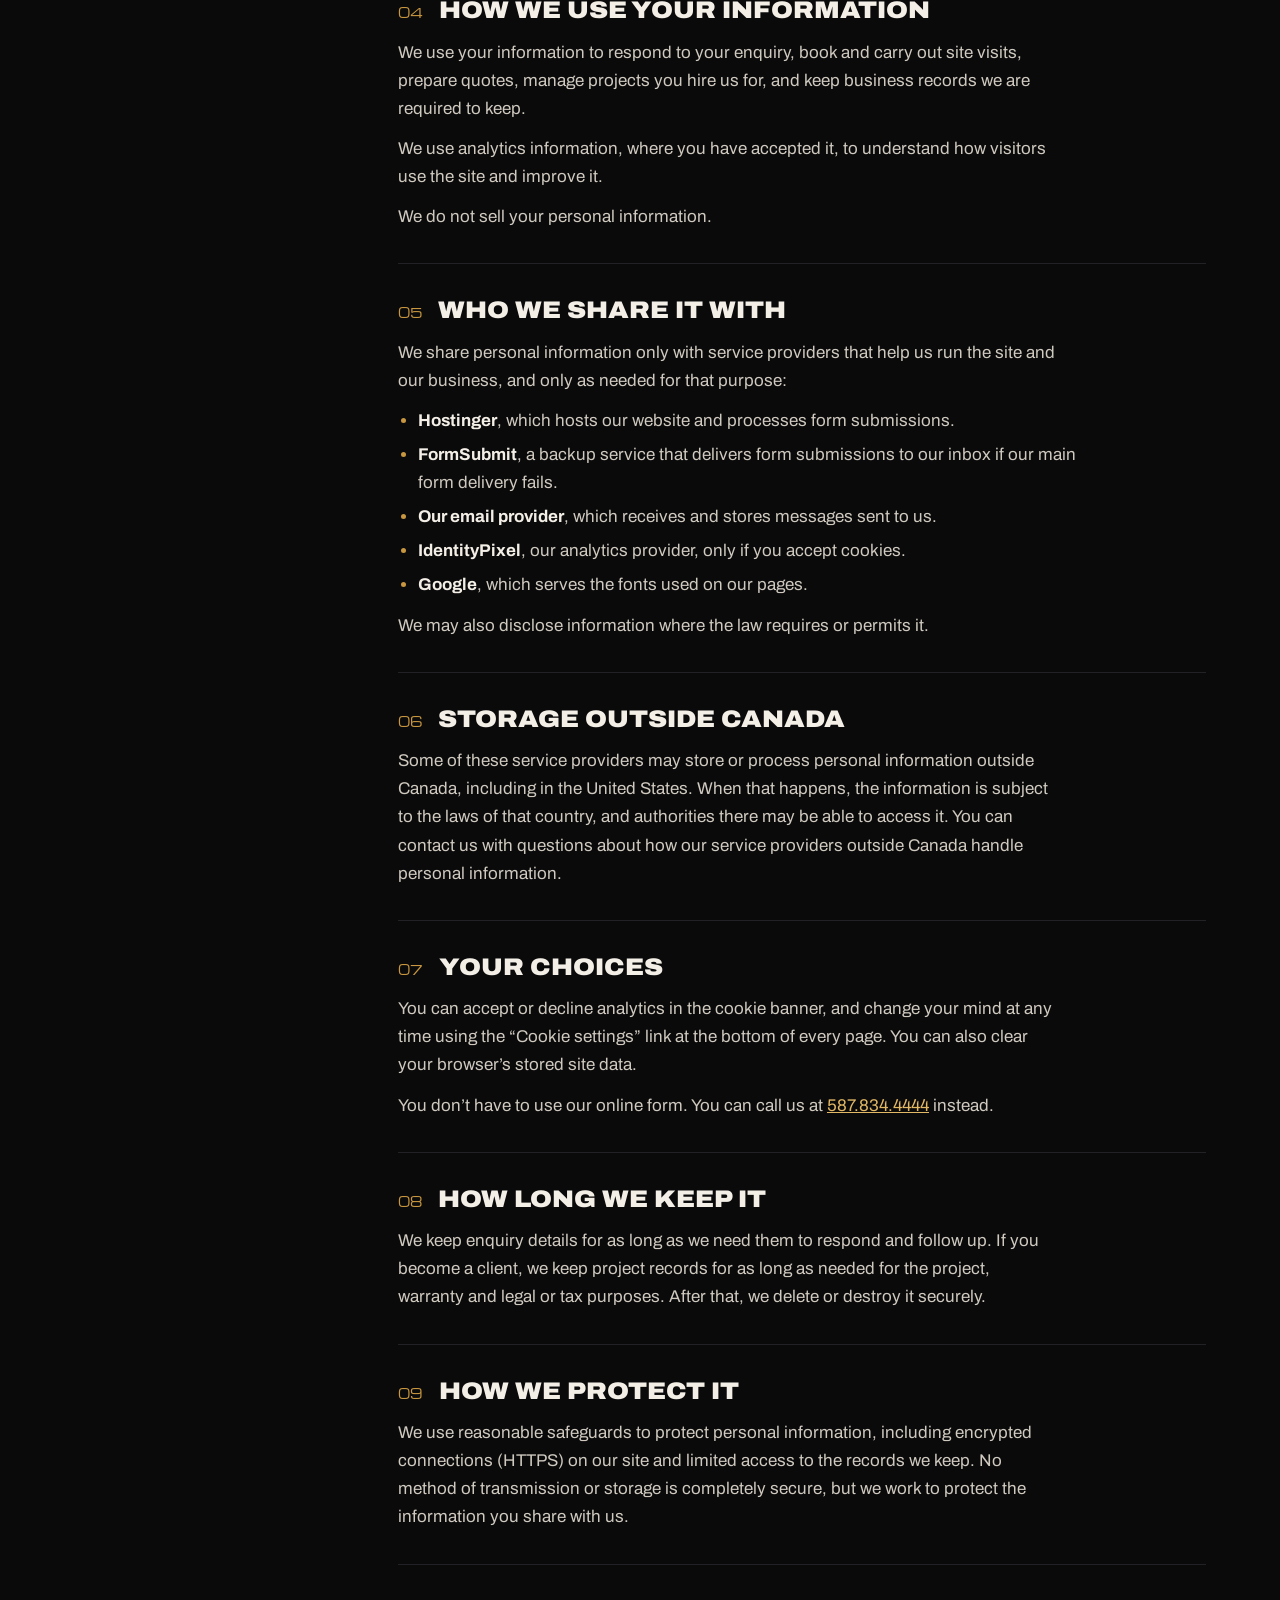
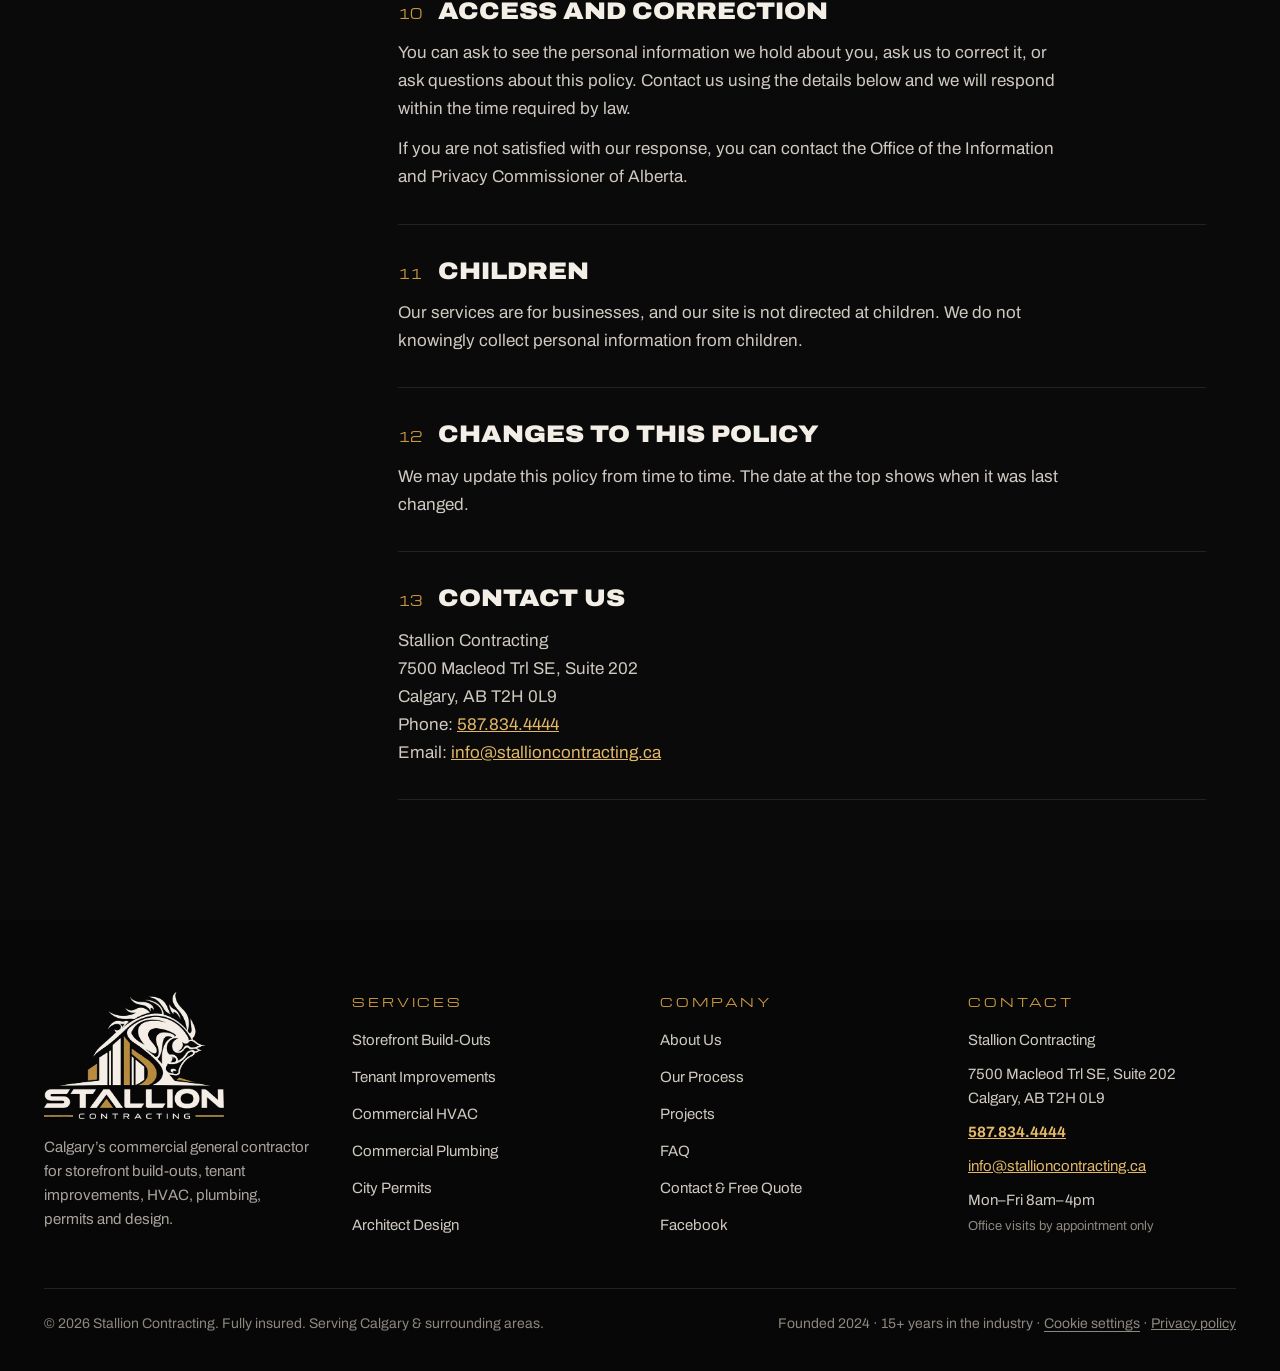
<file: privacy-policy/index.html>
<!doctype html>
<html lang="en-CA">
<head>
<meta charset="utf-8">
<meta name="viewport" content="width=device-width, initial-scale=1, viewport-fit=cover">
<title>Privacy Policy | Stallion Contracting</title>
<meta name="description" content="How Stallion Contracting collects, uses and protects personal information on stallioncontracting.ca, including our quote form and analytics.">
<link rel="canonical" href="https://stallioncontracting.ca/privacy-policy/">
<meta name="robots" content="index, follow, max-image-preview:large">
<meta name="theme-color" content="#0A0A0B">
<meta property="og:type" content="website">
<meta property="og:site_name" content="Stallion Contracting">
<meta property="og:locale" content="en_CA">
<meta property="og:title" content="Privacy Policy | Stallion Contracting">
<meta property="og:description" content="How Stallion Contracting collects, uses and protects personal information on stallioncontracting.ca, including our quote form and analytics.">
<meta property="og:url" content="https://stallioncontracting.ca/privacy-policy/">
<meta property="og:image" content="https://stallioncontracting.ca/assets/img/og-image.jpg">
<meta property="og:image:width" content="1200">
<meta property="og:image:height" content="630">
<meta name="twitter:card" content="summary_large_image">
<link rel="icon" type="image/png" sizes="32x32" href="../assets/img/favicon-32.png">
<link rel="apple-touch-icon" href="../assets/img/apple-touch-icon.png">
<link rel="preconnect" href="https://fonts.googleapis.com">
<link rel="preconnect" href="https://fonts.gstatic.com" crossorigin>
<link rel="stylesheet" href="https://fonts.googleapis.com/css2?family=Archivo:wdth,wght@62..125,400..900&amp;family=Michroma&amp;display=swap">
<link rel="stylesheet" href="../assets/css/site.css?v=b079c1cd67">
<script>/* idpixel analytics: loads only after the visitor accepts cookies */(function(){try{if(localStorage.getItem('stConsent')==='accepted'){var s=document.createElement('script');s.src='https://cdn.idpixel.app/v1/idp-analytics-6aeba4a785a6346380ba4a94.min.js';s.defer=true;document.head.appendChild(s);}}catch(e){}})();</script>

<style>
.pv{max-width:1180px;margin:0 auto;padding:96px 24px 120px;display:grid;grid-template-columns:260px minmax(0,1fr);gap:64px;align-items:start}
.pv-head{grid-column:1/-1;display:flex;flex-direction:column;gap:16px;padding-bottom:40px;border-bottom:1px solid #222226}
.pv-head h1{margin:0;font-size:clamp(36px,5vw,60px);line-height:1;font-weight:900;font-stretch:115%;text-transform:uppercase}
.pv-head p{margin:0;max-width:66ch;color:#CFC9BF}
.pv-date{font-family:'Michroma',sans-serif;font-size:12px!important;letter-spacing:.2em;text-transform:uppercase;color:#8C877F!important}
.pv-toc{position:sticky;top:120px;border-left:1px solid #222226;padding-left:20px}
.pv-toc p{margin:0 0 12px;font-family:'Michroma',sans-serif;font-size:11px;letter-spacing:.24em;text-transform:uppercase;color:#C9973F}
.pv-toc ol{list-style:none;margin:0;padding:0;display:flex;flex-direction:column;gap:8px;font-size:14px}
.pv-toc a{color:#A9A49B;text-decoration:none}.pv-toc a:hover{color:#E2B865}
.pv-body{display:flex;flex-direction:column;gap:0;min-width:0}
.pv-sec{padding:32px 0;border-bottom:1px solid #222226;scroll-margin-top:110px}
.pv-sec:first-child{padding-top:0}
.pv-sec h2{display:flex;align-items:baseline;gap:16px;margin:0 0 14px;font-size:24px;line-height:1.2;font-weight:900;font-stretch:112%;text-transform:uppercase}
.pv-no{font-family:'Michroma',sans-serif;font-size:13px;font-weight:400;color:#C9973F}
.pv-sec p,.pv-sec li{max-width:66ch;color:#CFC9BF;font-size:17px;line-height:1.65}
.pv-sec p{margin:0 0 12px}.pv-sec p:last-child{margin-bottom:0}
.pv-sec ul{margin:0 0 12px;padding-left:20px;display:flex;flex-direction:column;gap:6px}
.pv-sec li::marker{color:#C9973F}
.pv-sec strong{color:#F4EFE6}
.pv-sec a{color:#E2B865}
@media (max-width:860px){.pv{grid-template-columns:1fr;gap:32px;padding:56px 16px 96px}.pv-toc{position:static}}
</style>
</head>
<body>
<div class="site-wrap" style="background: #0A0A0B; color: #F4EFE6; font-family: 'Archivo', system-ui, sans-serif; font-size: 17px; line-height: 1.6; min-width: 0">
<a class="skip-link" href="#main">Skip to content</a>
<!-- TOP BAR -->
<div style="border-bottom: 1px solid #222226; background: #0A0A0B">
<div class="topbar-inner" style="max-width: 1240px; margin: 0 auto; padding: 10px 24px; display: flex; flex-wrap: wrap; justify-content: space-between; align-items: center; gap: 8px 24px; font-size: 14px; color: #A9A49B">
<div style="display: flex; flex-wrap: wrap; gap: 6px 24px; align-items: center">
<span class="tb-area">Calgary, AB &amp; surrounding areas</span>
<span>Mon–Fri 8am–4pm <span style="font-size: 12px; color: #8C877F">· By appointment only</span></span>
<a class="tb-email" href="mailto:info@stallioncontracting.ca" style="color: #A9A49B; text-decoration: none">info@stallioncontracting.ca</a>
</div>
<div style="display: flex; gap: 8px; align-items: center; color: #E2B865; font-weight: 600"><svg aria-hidden="true" width="14" height="14" viewBox="0 0 24 24" fill="none" stroke="currentColor" stroke-width="2" stroke-linecap="round" stroke-linejoin="round"><path d="M12 2l3 7h7l-5.5 4.5L18.5 21 12 16.5 5.5 21l2-7.5L2 9h7z"></path></svg>Fully insured · 15+ years experience</div>
</div>
</div>

<!-- NAV -->
<header class="hdr site-header" style="position: sticky; top: 0; z-index: 20; background: rgba(10,10,11,0.94); border-bottom: 1px solid #222226; backdrop-filter: blur(8px)">
<nav aria-label="Main" style="max-width: 1240px; margin: 0 auto; padding: 14px 24px; display: flex; flex-wrap: wrap; align-items: center; justify-content: space-between; gap: 14px 32px">
<a class="logo-glint" href="../" aria-label="Stallion Contracting home" style="display: flex; align-items: center"><img src="../assets/img/logo-light-560.png" alt="Stallion Contracting" width="91" height="64" style="height: 64px; width: auto; display: block"></a>
<div class="nav-links" style="display: flex; flex-wrap: wrap; align-items: center; gap: 6px 28px; font-size: 15px; font-weight: 600; letter-spacing: 0.02em">
<a class="navlink" href="../#services" style="color: #F4EFE6">Services</a>
<a class="navlink" href="../storefront-build-outs-calgary/" style="color: #F4EFE6">Storefront Build-Outs</a>
<a class="navlink" href="../#process" style="color: #F4EFE6">Our Process</a>
<a class="navlink" href="../#projects" style="color: #F4EFE6">Projects</a>
<a class="navlink" href="../#about" style="color: #F4EFE6">About</a>
<a class="navlink" href="../#faq" style="color: #F4EFE6">FAQ</a>
</div>
<div style="display: flex; flex-wrap: wrap; align-items: center; gap: 12px">
<a class="btn-line nav-call" href="tel:+15878344444" style="display: inline-flex; align-items: center; gap: 8px; min-height: 46px; padding: 0 18px; border: 1px solid #3A3A40; border-radius: 4px; color: #F4EFE6; text-decoration: none; font-weight: 700"><svg aria-hidden="true" width="16" height="16" viewBox="0 0 24 24" fill="none" stroke="currentColor" stroke-width="2" stroke-linecap="round" stroke-linejoin="round"><path d="M22 16.9v3a2 2 0 0 1-2.2 2 19.8 19.8 0 0 1-8.6-3.1 19.5 19.5 0 0 1-6-6A19.8 19.8 0 0 1 2.1 4.2 2 2 0 0 1 4.1 2h3a2 2 0 0 1 2 1.7c.1.9.4 1.8.7 2.7a2 2 0 0 1-.5 2.1L8 9.8a16 16 0 0 0 6 6l1.3-1.3a2 2 0 0 1 2.1-.4c.9.3 1.8.6 2.7.7a2 2 0 0 1 1.7 2z"></path></svg>587.834.4444</a>
<a class="btn-gold cta-glow" href="#quote" style="display: inline-flex; align-items: center; min-height: 46px; padding: 0 22px; background: #C9973F; color: #0A0A0B; border-radius: 4px; text-decoration: none; font-weight: 800; letter-spacing: 0.03em; text-transform: uppercase; font-size: 14px">Free Quote</a>
</div>
</nav>
</header>
<main id="main">
<div class="pv">
<header class="pv-head">
<p style="margin: 0; font-family: 'Michroma', sans-serif; font-size: 13px; letter-spacing: 0.32em; text-transform: uppercase; color: #C9973F">Stallion Contracting</p>
<h1>Privacy policy</h1>
<p class="pv-date">Last updated November 8, 2026</p>
<p>How we collect, use and protect personal information on stallioncontracting.ca and when you contact us.</p>
</header>
<nav class="pv-toc" aria-label="On this page"><p>On this page</p><ol><li><a href="#p-who-we-are">Who we are</a></li><li><a href="#p-information-you-give-us">Information you give us</a></li><li><a href="#p-information-collected-automatically">Information collected automatically</a></li><li><a href="#p-how-we-use-your-information">How we use your information</a></li><li><a href="#p-who-we-share-it-with">Who we share it with</a></li><li><a href="#p-storage-outside-canada">Storage outside Canada</a></li><li><a href="#p-your-choices">Your choices</a></li><li><a href="#p-how-long-we-keep-it">How long we keep it</a></li><li><a href="#p-how-we-protect-it">How we protect it</a></li><li><a href="#p-access-and-correction">Access and correction</a></li><li><a href="#p-children">Children</a></li><li><a href="#p-changes-to-this-policy">Changes to this policy</a></li><li><a href="#p-contact-us">Contact us</a></li></ol></nav>
<div class="pv-body"><section class="pv-sec" aria-labelledby="p-who-we-are"><h2 id="p-who-we-are"><span class="pv-no" aria-hidden="true">01</span>Who we are</h2><p>Stallion Contracting is a commercial general contractor based at 7500 Macleod Trl SE, Suite 202, Calgary, Alberta T2H 0L9. This policy explains what personal information we collect through stallioncontracting.ca, how we use it, and the choices you have.</p><p>We handle personal information in line with Alberta’s Personal Information Protection Act (PIPA).</p></section><section class="pv-sec" aria-labelledby="p-information-you-give-us"><h2 id="p-information-you-give-us"><span class="pv-no" aria-hidden="true">02</span>Information you give us</h2><p>When you request a quote or site visit through our form, we collect the answers you choose (such as project type, space size and timeline), your name, phone number, and, if you provide them, your email address and any message you write.</p><p>If you call or email us, we keep the details you share so we can respond and follow up on your project.</p></section><section class="pv-sec" aria-labelledby="p-information-collected-automatically"><h2 id="p-information-collected-automatically"><span class="pv-no" aria-hidden="true">03</span>Information collected automatically</h2><p><strong>Analytics (only if you click Accept).</strong> If you accept cookies in the banner, our site loads an analytics tool from IdentityPixel. It records how the site is used: pages viewed, the page that referred you, clicks, scrolling, time on page, and basic device and browser details such as screen size, language and time zone. It stores a visitor ID in your browser’s local storage, and its servers receive your IP address. The provider may use this information to help identify the organization or person associated with a visit. If you decline, this tool is never loaded.</p><p><strong>Your cookie choice.</strong> We store your Accept or Decline choice in your browser so we don’t ask again on every page.</p><p><strong>Technical logs.</strong> Like any website, our hosting provider automatically records basic technical information such as IP address, browser type and the time of each request, to keep the site running and secure.</p><p><strong>Fonts.</strong> Our pages load typefaces from Google Fonts, so your browser connects to Google’s servers, which see your IP address.</p></section><section class="pv-sec" aria-labelledby="p-how-we-use-your-information"><h2 id="p-how-we-use-your-information"><span class="pv-no" aria-hidden="true">04</span>How we use your information</h2><p>We use your information to respond to your enquiry, book and carry out site visits, prepare quotes, manage projects you hire us for, and keep business records we are required to keep.</p><p>We use analytics information, where you have accepted it, to understand how visitors use the site and improve it.</p><p>We do not sell your personal information.</p></section><section class="pv-sec" aria-labelledby="p-who-we-share-it-with"><h2 id="p-who-we-share-it-with"><span class="pv-no" aria-hidden="true">05</span>Who we share it with</h2><p>We share personal information only with service providers that help us run the site and our business, and only as needed for that purpose:</p><ul><li><strong>Hostinger</strong>, which hosts our website and processes form submissions.</li><li><strong>FormSubmit</strong>, a backup service that delivers form submissions to our inbox if our main form delivery fails.</li><li><strong>Our email provider</strong>, which receives and stores messages sent to us.</li><li><strong>IdentityPixel</strong>, our analytics provider, only if you accept cookies.</li><li><strong>Google</strong>, which serves the fonts used on our pages.</li></ul><p>We may also disclose information where the law requires or permits it.</p></section><section class="pv-sec" aria-labelledby="p-storage-outside-canada"><h2 id="p-storage-outside-canada"><span class="pv-no" aria-hidden="true">06</span>Storage outside Canada</h2><p>Some of these service providers may store or process personal information outside Canada, including in the United States. When that happens, the information is subject to the laws of that country, and authorities there may be able to access it. You can contact us with questions about how our service providers outside Canada handle personal information.</p></section><section class="pv-sec" aria-labelledby="p-your-choices"><h2 id="p-your-choices"><span class="pv-no" aria-hidden="true">07</span>Your choices</h2><p>You can accept or decline analytics in the cookie banner, and change your mind at any time using the “Cookie settings” link at the bottom of every page. You can also clear your browser’s stored site data.</p><p>You don’t have to use our online form. You can call us at <a href="tel:+15878344444">587.834.4444</a> instead.</p></section><section class="pv-sec" aria-labelledby="p-how-long-we-keep-it"><h2 id="p-how-long-we-keep-it"><span class="pv-no" aria-hidden="true">08</span>How long we keep it</h2><p>We keep enquiry details for as long as we need them to respond and follow up. If you become a client, we keep project records for as long as needed for the project, warranty and legal or tax purposes. After that, we delete or destroy it securely.</p></section><section class="pv-sec" aria-labelledby="p-how-we-protect-it"><h2 id="p-how-we-protect-it"><span class="pv-no" aria-hidden="true">09</span>How we protect it</h2><p>We use reasonable safeguards to protect personal information, including encrypted connections (HTTPS) on our site and limited access to the records we keep. No method of transmission or storage is completely secure, but we work to protect the information you share with us.</p></section><section class="pv-sec" aria-labelledby="p-access-and-correction"><h2 id="p-access-and-correction"><span class="pv-no" aria-hidden="true">10</span>Access and correction</h2><p>You can ask to see the personal information we hold about you, ask us to correct it, or ask questions about this policy. Contact us using the details below and we will respond within the time required by law.</p><p>If you are not satisfied with our response, you can contact the Office of the Information and Privacy Commissioner of Alberta.</p></section><section class="pv-sec" aria-labelledby="p-children"><h2 id="p-children"><span class="pv-no" aria-hidden="true">11</span>Children</h2><p>Our services are for businesses, and our site is not directed at children. We do not knowingly collect personal information from children.</p></section><section class="pv-sec" aria-labelledby="p-changes-to-this-policy"><h2 id="p-changes-to-this-policy"><span class="pv-no" aria-hidden="true">12</span>Changes to this policy</h2><p>We may update this policy from time to time. The date at the top shows when it was last changed.</p></section><section class="pv-sec" aria-labelledby="p-contact-us"><h2 id="p-contact-us"><span class="pv-no" aria-hidden="true">13</span>Contact us</h2><p>Stallion Contracting<br>7500 Macleod Trl SE, Suite 202<br>Calgary, AB T2H 0L9<br>Phone: <a href="tel:+15878344444">587.834.4444</a><br>Email: <a href="mailto:info@stallioncontracting.ca">info@stallioncontracting.ca</a></p></section></div>
</div>
</main>
<!-- FOOTER -->
<footer style="background: #070708">
<div style="max-width: 1240px; margin: 0 auto; padding: 72px 24px 36px; display: flex; flex-direction: column; gap: 48px">
<div style="display: grid; grid-template-columns: repeat(auto-fit, minmax(min(100%, 220px), 1fr)); gap: 40px">
<div style="display: flex; flex-direction: column; gap: 16px">
<img src="../assets/img/logo-light-560.png" alt="Stallion Contracting" style="width: 180px; height: auto">
<p style="margin: 0; font-size: 15px; color: #A9A49B">Calgary’s commercial general contractor for storefront build-outs, tenant improvements, HVAC, plumbing, permits and design.</p>
</div>
<div style="display: flex; flex-direction: column; gap: 10px; font-size: 15px">
<h2 style="margin: 0 0 6px; font-family: 'Michroma', sans-serif; font-size: 12px; font-weight: 400; letter-spacing: 0.24em; text-transform: uppercase; color: #C9973F">Services</h2>
<a class="navlink" href="../storefront-build-outs-calgary/" style="color: #CFC9BF">Storefront Build-Outs</a>
<a class="navlink" href="../tenant-improvements-calgary/" style="color: #CFC9BF">Tenant Improvements</a>
<a class="navlink" href="../commercial-hvac-calgary/" style="color: #CFC9BF">Commercial HVAC</a>
<a class="navlink" href="../commercial-plumbing-calgary/" style="color: #CFC9BF">Commercial Plumbing</a>
<a class="navlink" href="../building-permits-calgary/" style="color: #CFC9BF">City Permits</a>
<a class="navlink" href="../architectural-design-calgary/" style="color: #CFC9BF">Architect Design</a>
</div>
<div style="display: flex; flex-direction: column; gap: 10px; font-size: 15px">
<h2 style="margin: 0 0 6px; font-family: 'Michroma', sans-serif; font-size: 12px; font-weight: 400; letter-spacing: 0.24em; text-transform: uppercase; color: #C9973F">Company</h2>
<a class="navlink" href="../#about" style="color: #CFC9BF">About Us</a>
<a class="navlink" href="../#process" style="color: #CFC9BF">Our Process</a>
<a class="navlink" href="../#projects" style="color: #CFC9BF">Projects</a>
<a class="navlink" href="../#faq" style="color: #CFC9BF">FAQ</a>
<a class="navlink" href="#quote" style="color: #CFC9BF">Contact &amp; Free Quote</a>
<a class="navlink" href="https://www.facebook.com/stallioncontractingca" style="color: #CFC9BF">Facebook</a>
</div>
<address style="font-style: normal; display: flex; flex-direction: column; gap: 10px; font-size: 15px; color: #CFC9BF">
<h2 style="margin: 0 0 6px; font-family: 'Michroma', sans-serif; font-size: 12px; font-weight: 400; letter-spacing: 0.24em; text-transform: uppercase; color: #C9973F">Contact</h2>
<span>Stallion Contracting</span>
<a href="https://www.google.com/maps/search/?api=1&amp;query=7500+Macleod+Trl+SE+Suite+202+Calgary+AB+T2H+0L9" style="color: #CFC9BF; text-decoration: none">7500 Macleod Trl SE, Suite 202<br>Calgary, AB T2H 0L9</a>
<a href="tel:+15878344444" style="font-weight: 700">587.834.4444</a>
<a href="mailto:info@stallioncontracting.ca">info@stallioncontracting.ca</a>
<span>Mon–Fri 8am–4pm</span>
<span style="margin-top: -6px; font-size: 13px; color: #8C877F">Office visits by appointment only</span>
</address>
</div>
<div style="display: flex; flex-wrap: wrap; justify-content: space-between; gap: 12px; padding-top: 24px; border-top: 1px solid #222226; font-size: 14px; color: #8C877F">
<span>© 2026 Stallion Contracting. Fully insured. Serving Calgary &amp; surrounding areas.</span>
<span>Founded 2024 · 15+ years in the industry · <button type="button" class="cookie-settings" id="cookie-settings">Cookie settings</button> · <a href="/privacy-policy/" style="color: inherit">Privacy policy</a></span>
</div>
</div>
</footer>

</div>
<div class="mobile-cta" role="region" aria-label="Contact Stallion Contracting">
<a href="tel:+15878344444" class="mobile-cta-call"><svg aria-hidden="true" width="18" height="18" viewBox="0 0 24 24" fill="none" stroke="currentColor" stroke-width="2" stroke-linecap="round" stroke-linejoin="round"><path d="M22 16.9v3a2 2 0 0 1-2.2 2 19.8 19.8 0 0 1-8.6-3.1 19.5 19.5 0 0 1-6-6A19.8 19.8 0 0 1 2.1 4.2 2 2 0 0 1 4.1 2h3a2 2 0 0 1 2 1.7c.1.9.4 1.8.7 2.7a2 2 0 0 1-.5 2.1L8 9.8a16 16 0 0 0 6 6l1.3-1.3a2 2 0 0 1 2.1-.4c.9.3 1.8.6 2.7.7a2 2 0 0 1 1.7 2z"></path></svg>Call now</a>
<a href="#quote" class="mobile-cta-quote">Free quote</a>
</div>
<div id="cookie-banner" class="cookie-banner" role="region" aria-label="Cookie consent" hidden>
<p class="cookie-text">We use cookies and similar technology to understand how visitors use our site so we can improve it. You can accept or decline. Declining won’t affect how the site works. <a href="/privacy-policy/">Privacy policy</a></p>
<div class="cookie-actions"><button type="button" id="cookie-decline" class="cookie-btn cookie-btn-line">Decline</button><button type="button" id="cookie-accept" class="cookie-btn cookie-btn-gold">Accept</button></div>
</div>
<script src="../assets/js/site.js?v=b079c1cd67" defer></script>
</body>
</html>
</file>
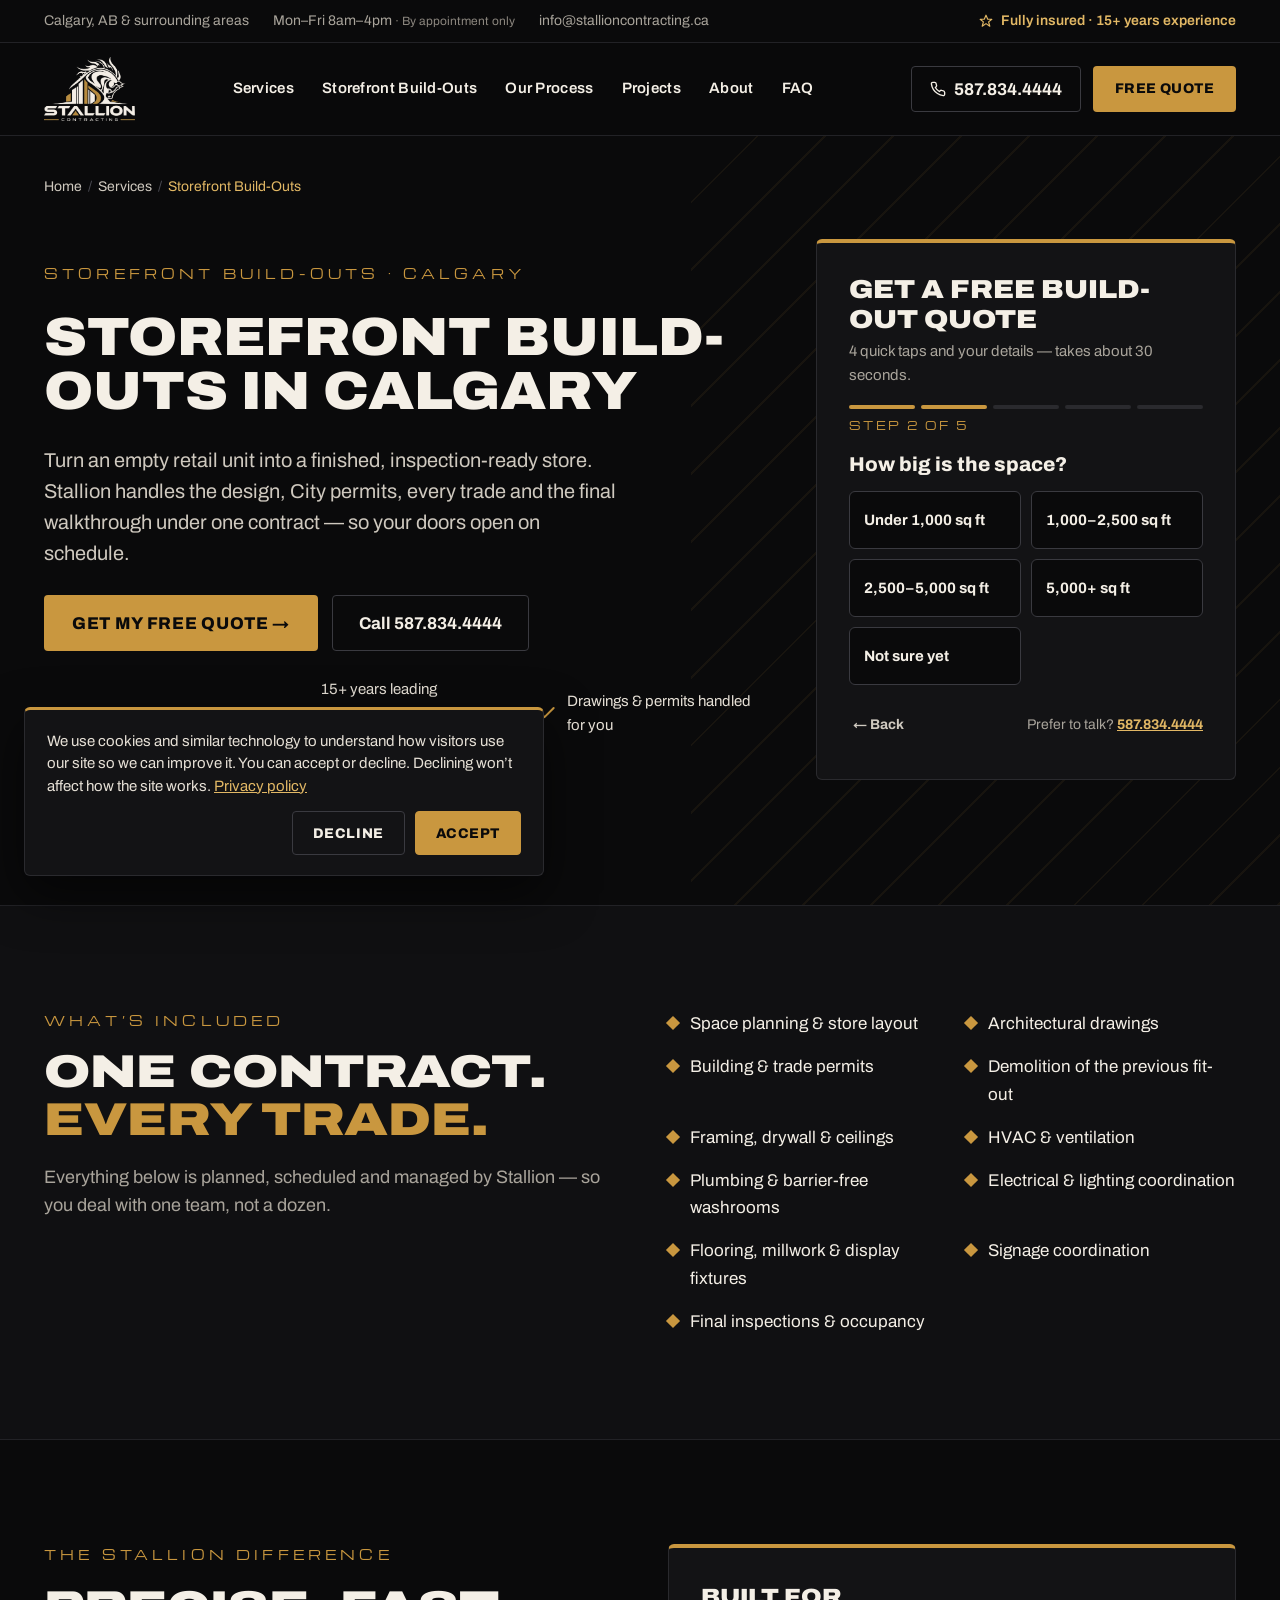
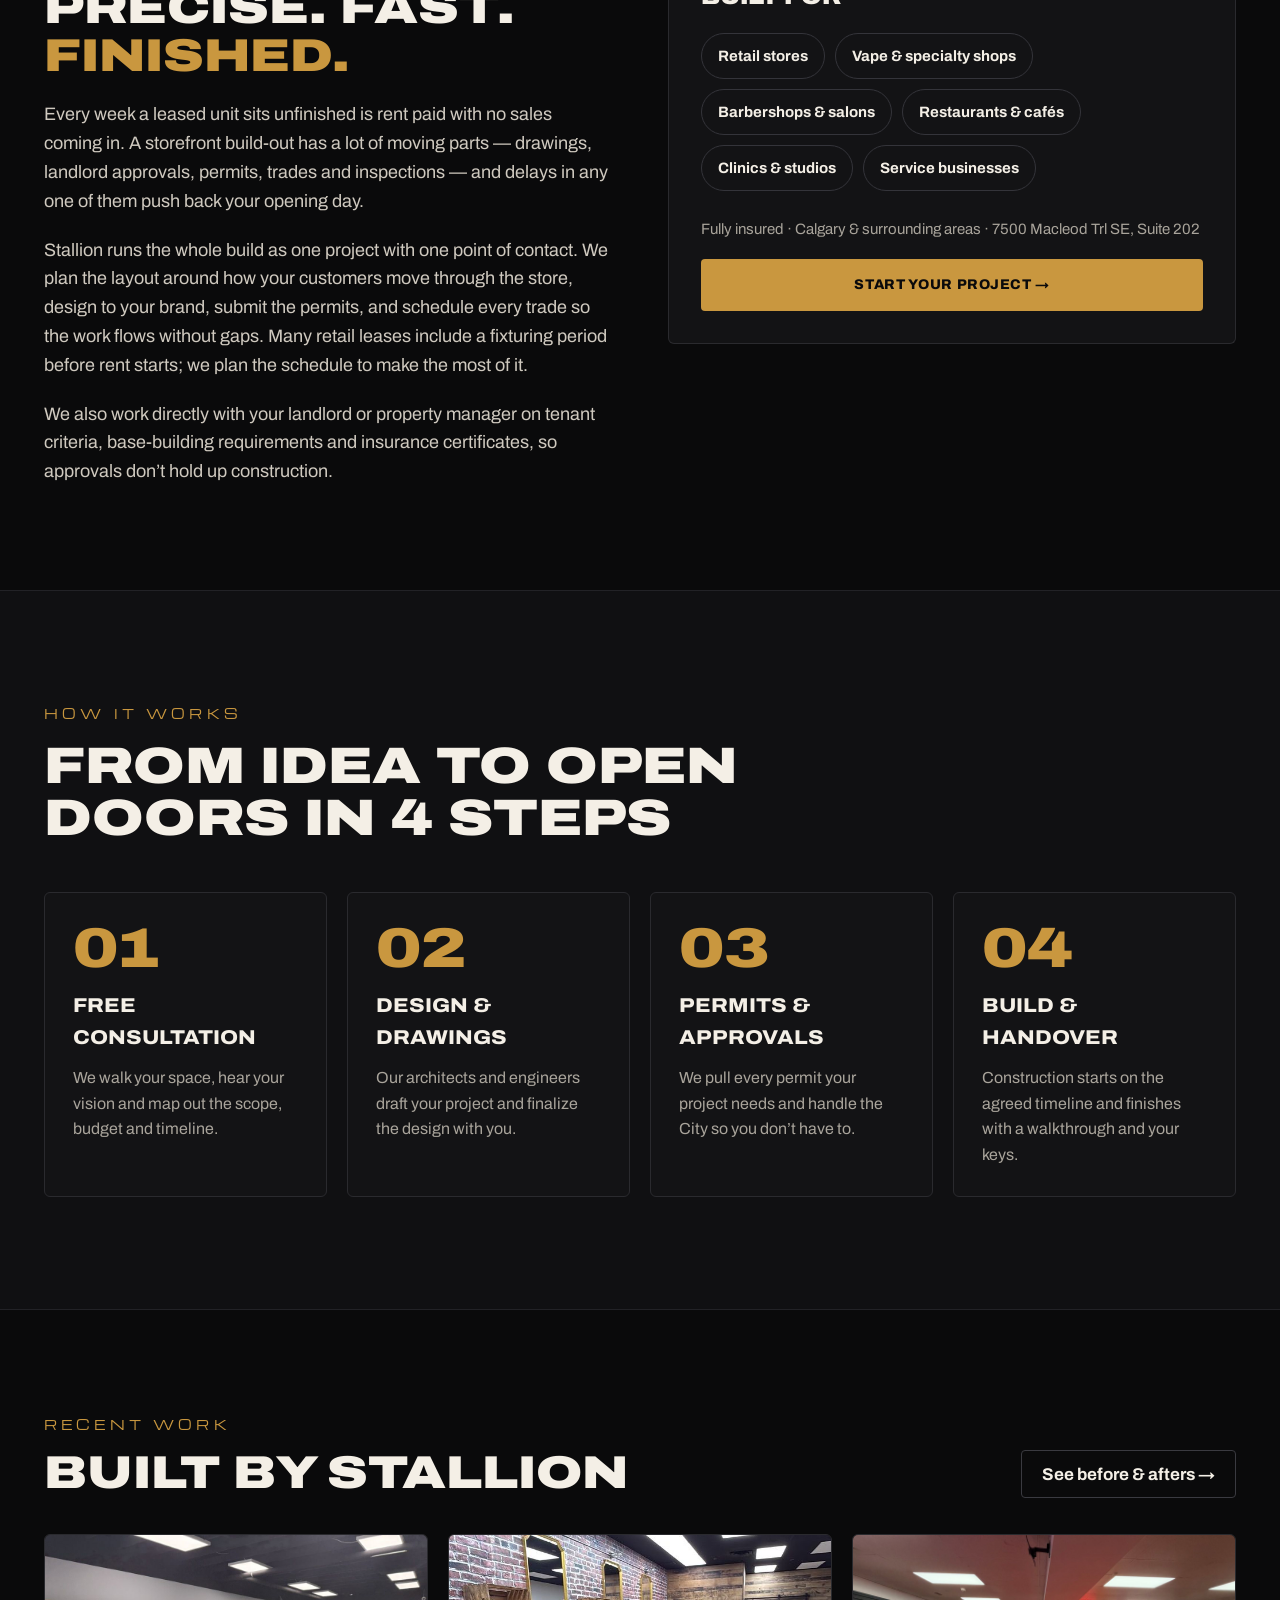
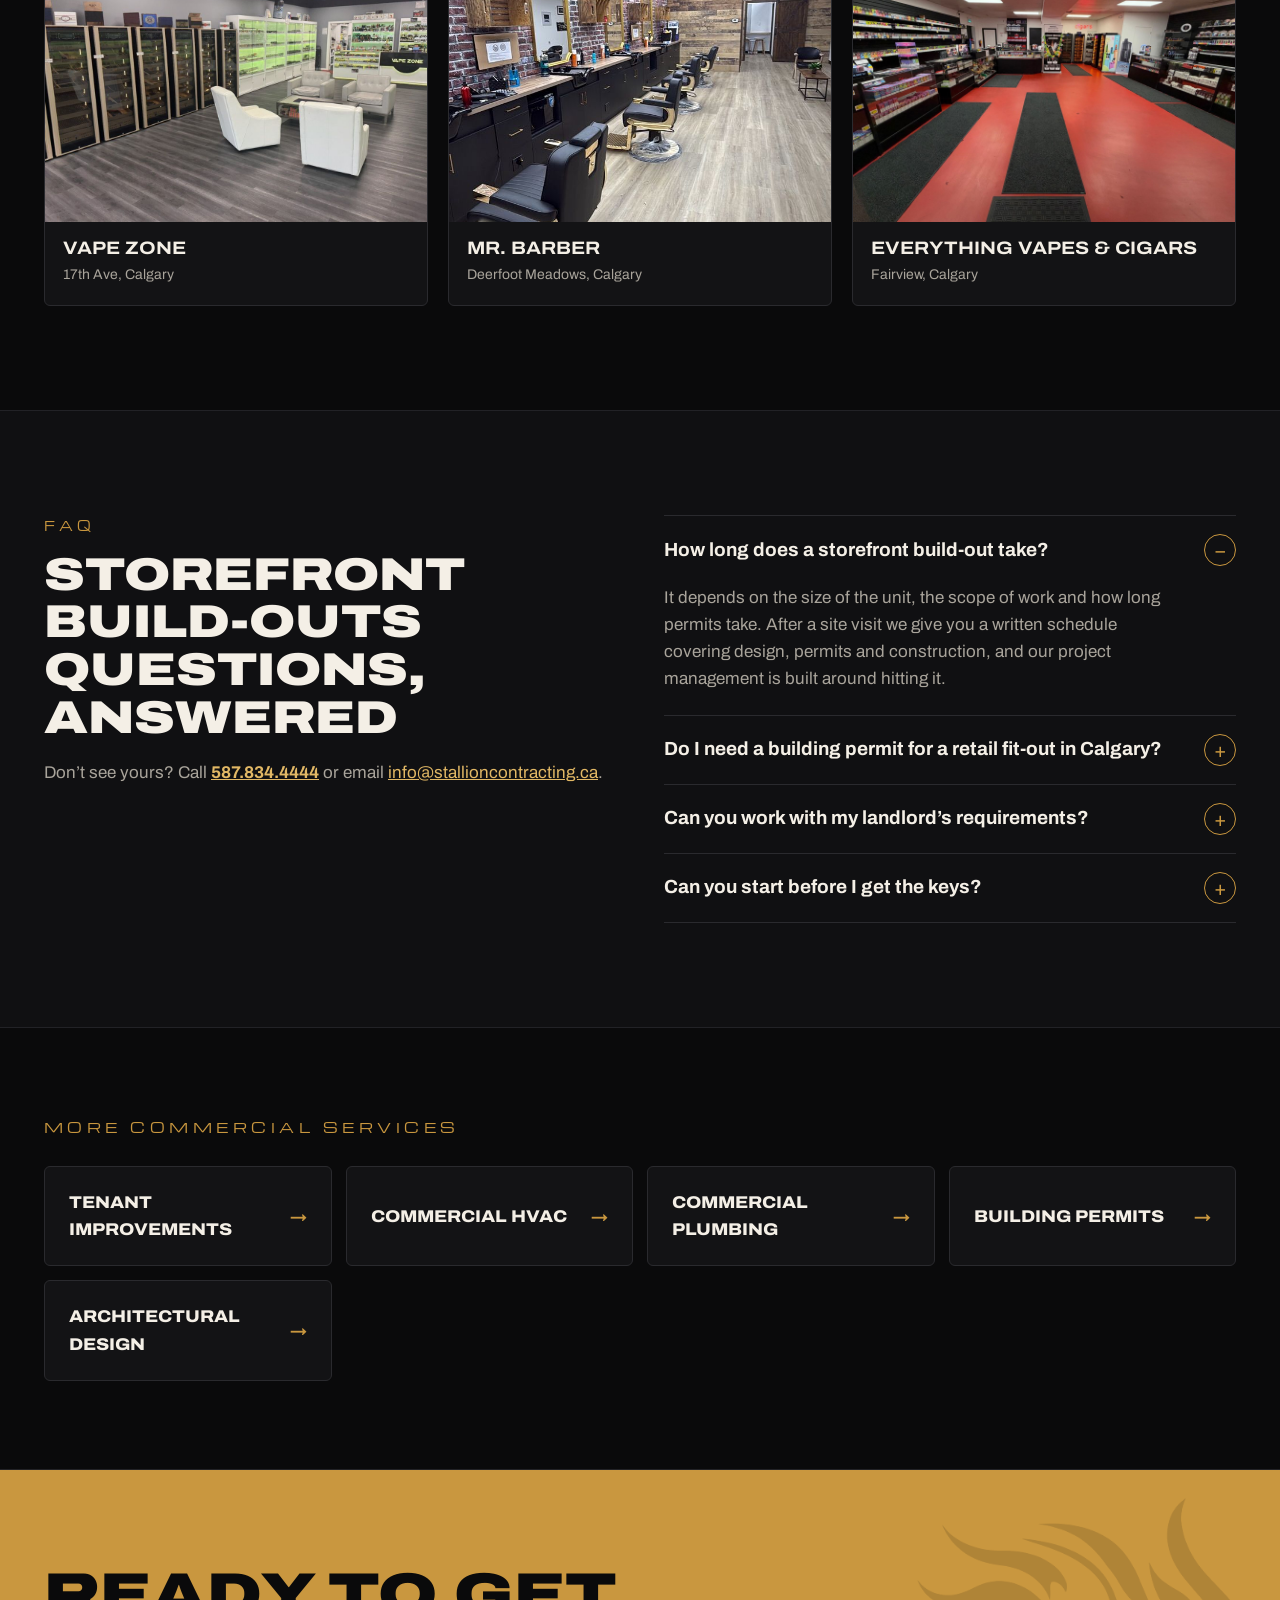
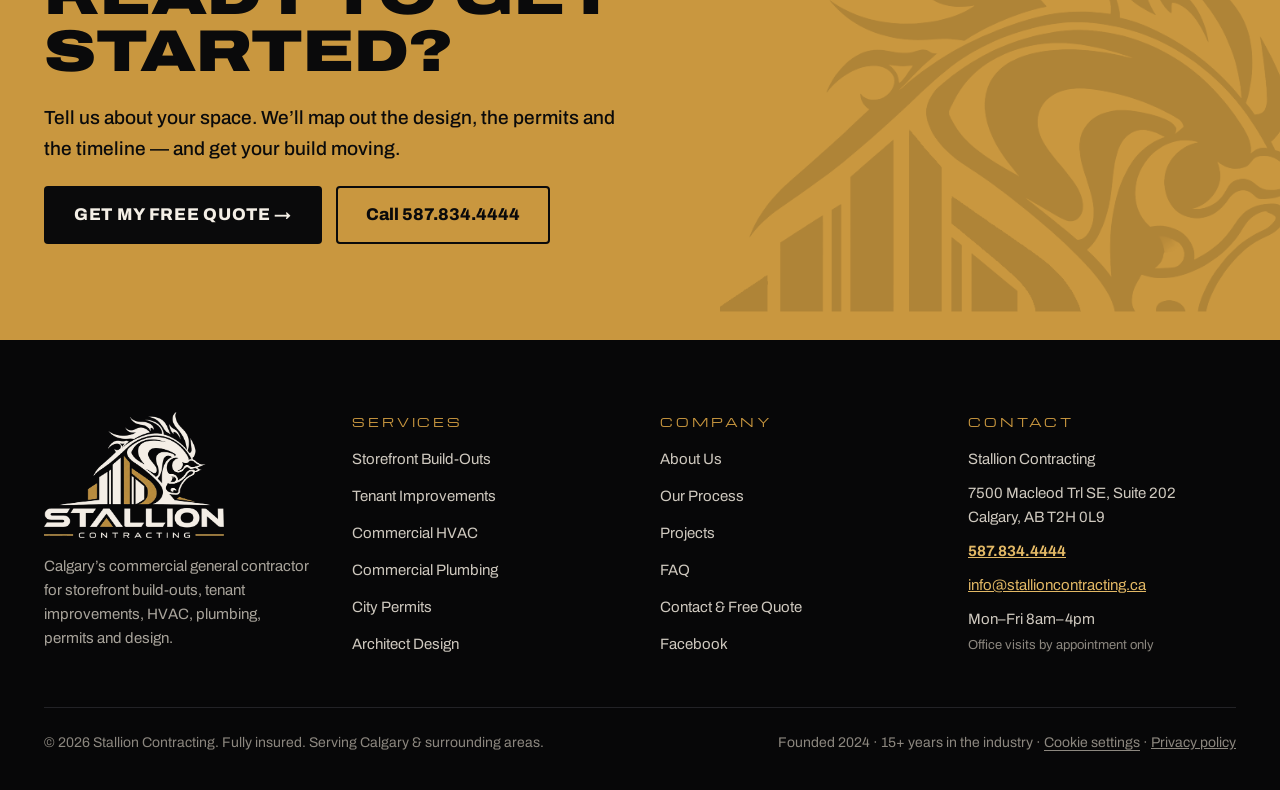
<file: storefront-build-outs-calgary/index.html>
<!doctype html>
<html lang="en-CA">
<head>
<meta charset="utf-8">
<meta name="viewport" content="width=device-width, initial-scale=1, viewport-fit=cover">
<title>Storefront Build-Outs Calgary | Retail Fit-Outs | Stallion Contracting</title>
<meta name="description" content="Storefront and retail build-outs in Calgary: design, City permits, HVAC, plumbing, finishes and final inspection under one contract. Fully insured. Free quote: 587.834.4444.">
<link rel="canonical" href="https://stallioncontracting.ca/storefront-build-outs-calgary/">
<meta name="robots" content="index, follow, max-image-preview:large">
<meta name="theme-color" content="#0A0A0B">
<meta property="og:type" content="website">
<meta property="og:site_name" content="Stallion Contracting">
<meta property="og:locale" content="en_CA">
<meta property="og:title" content="Storefront Build-Outs Calgary | Retail Fit-Outs | Stallion Contracting">
<meta property="og:description" content="Storefront and retail build-outs in Calgary: design, City permits, HVAC, plumbing, finishes and final inspection under one contract. Fully insured. Free quote: 587.834.4444.">
<meta property="og:url" content="https://stallioncontracting.ca/storefront-build-outs-calgary/">
<meta property="og:image" content="https://stallioncontracting.ca/assets/img/og-image.jpg">
<meta property="og:image:width" content="1200">
<meta property="og:image:height" content="630">
<meta name="twitter:card" content="summary_large_image">
<link rel="icon" type="image/png" sizes="32x32" href="../assets/img/favicon-32.png">
<link rel="apple-touch-icon" href="../assets/img/apple-touch-icon.png">
<link rel="preconnect" href="https://fonts.googleapis.com">
<link rel="preconnect" href="https://fonts.gstatic.com" crossorigin>
<link rel="stylesheet" href="https://fonts.googleapis.com/css2?family=Archivo:wdth,wght@62..125,400..900&amp;family=Michroma&amp;display=swap">
<link rel="stylesheet" href="../assets/css/site.css?v=b079c1cd67">
<script>/* idpixel analytics: loads only after the visitor accepts cookies */(function(){try{if(localStorage.getItem('stConsent')==='accepted'){var s=document.createElement('script');s.src='https://cdn.idpixel.app/v1/idp-analytics-6aeba4a785a6346380ba4a94.min.js';s.defer=true;document.head.appendChild(s);}}catch(e){}})();</script>

<script type="application/ld+json">{"@context": "https://schema.org", "@type": "Service", "name": "Storefront Build-Outs in Calgary", "serviceType": "Storefront Build-Outs", "description": "Storefront and retail build-outs in Calgary: design, City permits, HVAC, plumbing, finishes and final inspection under one contract. Fully insured. Free quote: 587.834.4444.", "url": "https://stallioncontracting.ca/storefront-build-outs-calgary/", "provider": {"@type": "GeneralContractor", "@id": "https://stallioncontracting.ca/#business", "name": "Stallion Contracting", "telephone": "+1-587-834-4444", "url": "https://stallioncontracting.ca/", "address": {"@type": "PostalAddress", "streetAddress": "7500 Macleod Trl SE, Suite 202", "addressLocality": "Calgary", "addressRegion": "AB", "postalCode": "T2H 0L9", "addressCountry": "CA"}}, "areaServed": {"@type": "City", "name": "Calgary"}}</script>
<script type="application/ld+json">{"@context": "https://schema.org", "@type": "BreadcrumbList", "itemListElement": [{"@type": "ListItem", "position": 1, "name": "Home", "item": "https://stallioncontracting.ca/"}, {"@type": "ListItem", "position": 2, "name": "Services", "item": "https://stallioncontracting.ca/#services"}, {"@type": "ListItem", "position": 3, "name": "Storefront Build-Outs", "item": "https://stallioncontracting.ca/storefront-build-outs-calgary/"}]}</script>
<script type="application/ld+json">{"@context": "https://schema.org", "@type": "FAQPage", "mainEntity": [{"@type": "Question", "name": "How long does a storefront build-out take?", "acceptedAnswer": {"@type": "Answer", "text": "It depends on the size of the unit, the scope of work and how long permits take. After a site visit we give you a written schedule covering design, permits and construction, and our project management is built around hitting it."}}, {"@type": "Question", "name": "Do I need a building permit for a retail fit-out in Calgary?", "acceptedAnswer": {"@type": "Answer", "text": "Most commercial interior renovations — new walls, plumbing, HVAC or electrical changes — need a building permit and trade permits from the City, and a change of use can also need a development permit. We confirm exactly what your project needs and handle the applications."}}, {"@type": "Question", "name": "Can you work with my landlord’s requirements?", "acceptedAnswer": {"@type": "Answer", "text": "Yes. We follow your landlord’s tenant criteria and base-building rules, provide certificates of insurance, and coordinate approvals with the property manager."}}, {"@type": "Question", "name": "Can you start before I get the keys?", "acceptedAnswer": {"@type": "Answer", "text": "We can measure, design and prepare permit drawings while your lease is being finalized, so construction can begin as soon as you take possession."}}]}</script>
</head>
<body>
<div class="site-wrap" style="background: #0A0A0B; color: #F4EFE6; font-family: 'Archivo', system-ui, sans-serif; font-size: 17px; line-height: 1.6; min-width: 0">
<a class="skip-link" href="#main">Skip to content</a>
<!-- TOP BAR -->
<div style="border-bottom: 1px solid #222226; background: #0A0A0B">
<div class="topbar-inner" style="max-width: 1240px; margin: 0 auto; padding: 10px 24px; display: flex; flex-wrap: wrap; justify-content: space-between; align-items: center; gap: 8px 24px; font-size: 14px; color: #A9A49B">
<div style="display: flex; flex-wrap: wrap; gap: 6px 24px; align-items: center">
<span class="tb-area">Calgary, AB &amp; surrounding areas</span>
<span>Mon–Fri 8am–4pm <span style="font-size: 12px; color: #8C877F">· By appointment only</span></span>
<a class="tb-email" href="mailto:info@stallioncontracting.ca" style="color: #A9A49B; text-decoration: none">info@stallioncontracting.ca</a>
</div>
<div style="display: flex; gap: 8px; align-items: center; color: #E2B865; font-weight: 600"><svg aria-hidden="true" width="14" height="14" viewBox="0 0 24 24" fill="none" stroke="currentColor" stroke-width="2" stroke-linecap="round" stroke-linejoin="round"><path d="M12 2l3 7h7l-5.5 4.5L18.5 21 12 16.5 5.5 21l2-7.5L2 9h7z"></path></svg>Fully insured · 15+ years experience</div>
</div>
</div>

<!-- NAV -->
<header class="hdr site-header" style="position: sticky; top: 0; z-index: 20; background: rgba(10,10,11,0.94); border-bottom: 1px solid #222226; backdrop-filter: blur(8px)">
<nav aria-label="Main" style="max-width: 1240px; margin: 0 auto; padding: 14px 24px; display: flex; flex-wrap: wrap; align-items: center; justify-content: space-between; gap: 14px 32px">
<a class="logo-glint" href="../" aria-label="Stallion Contracting home" style="display: flex; align-items: center"><img src="../assets/img/logo-light-560.png" alt="Stallion Contracting" width="91" height="64" style="height: 64px; width: auto; display: block"></a>
<div class="nav-links" style="display: flex; flex-wrap: wrap; align-items: center; gap: 6px 28px; font-size: 15px; font-weight: 600; letter-spacing: 0.02em">
<a class="navlink" href="../#services" style="color: #F4EFE6">Services</a>
<a class="navlink" href="../storefront-build-outs-calgary/" style="color: #F4EFE6">Storefront Build-Outs</a>
<a class="navlink" href="../#process" style="color: #F4EFE6">Our Process</a>
<a class="navlink" href="../#projects" style="color: #F4EFE6">Projects</a>
<a class="navlink" href="../#about" style="color: #F4EFE6">About</a>
<a class="navlink" href="../#faq" style="color: #F4EFE6">FAQ</a>
</div>
<div style="display: flex; flex-wrap: wrap; align-items: center; gap: 12px">
<a class="btn-line nav-call" href="tel:+15878344444" style="display: inline-flex; align-items: center; gap: 8px; min-height: 46px; padding: 0 18px; border: 1px solid #3A3A40; border-radius: 4px; color: #F4EFE6; text-decoration: none; font-weight: 700"><svg aria-hidden="true" width="16" height="16" viewBox="0 0 24 24" fill="none" stroke="currentColor" stroke-width="2" stroke-linecap="round" stroke-linejoin="round"><path d="M22 16.9v3a2 2 0 0 1-2.2 2 19.8 19.8 0 0 1-8.6-3.1 19.5 19.5 0 0 1-6-6A19.8 19.8 0 0 1 2.1 4.2 2 2 0 0 1 4.1 2h3a2 2 0 0 1 2 1.7c.1.9.4 1.8.7 2.7a2 2 0 0 1-.5 2.1L8 9.8a16 16 0 0 0 6 6l1.3-1.3a2 2 0 0 1 2.1-.4c.9.3 1.8.6 2.7.7a2 2 0 0 1 1.7 2z"></path></svg>587.834.4444</a>
<a class="btn-gold cta-glow" href="#quote" style="display: inline-flex; align-items: center; min-height: 46px; padding: 0 22px; background: #C9973F; color: #0A0A0B; border-radius: 4px; text-decoration: none; font-weight: 800; letter-spacing: 0.03em; text-transform: uppercase; font-size: 14px">Free Quote</a>
</div>
</nav>
</header>
<main id="main">
<section aria-labelledby="svc-title" style="position: relative; overflow: hidden; border-bottom: 1px solid #222226">
<div class="stripes-drift" aria-hidden="true" style="position: absolute; top: 0; right: 0; width: 46%; height: 100%; background: repeating-linear-gradient(135deg, transparent 0 46px, rgba(201,151,63,0.07) 46px 48px); pointer-events: none"></div>
<div style="position: relative; max-width: 1240px; margin: 0 auto; padding: 40px 24px 96px; display: flex; flex-direction: column; gap: 40px">
<nav aria-label="Breadcrumb" class="crumbs"><ol><li><a href="../">Home</a></li><li><a href="../#services">Services</a></li><li aria-current="page">Storefront Build-Outs</li></ol></nav>
<div style="display: flex; flex-wrap: wrap; gap: 56px; align-items: flex-start">
<div style="flex: 999 1 480px; display: flex; flex-direction: column; gap: 26px; min-width: 0; padding-top: 24px">
<p class="rise d1" style="margin: 0; font-family: 'Michroma', sans-serif; font-size: 13px; letter-spacing: 0.32em; text-transform: uppercase; color: #C9973F">Storefront Build-Outs · Calgary</p>
<h1 id="svc-title" class="rise d2" style="margin: 0; font-size: clamp(34px, 4.2vw, 58px); line-height: 1.02; font-weight: 900; font-stretch: 112%; text-transform: uppercase; overflow-wrap: anywhere">Storefront build-outs in Calgary</h1>
<p class="rise d3" style="margin: 0; max-width: 580px; font-size: 20px; line-height: 1.55; color: #CFC9BF">Turn an empty retail unit into a finished, inspection-ready store. Stallion handles the design, City permits, every trade and the final walkthrough under one contract — so your doors open on schedule.</p>
<div class="rise d4" style="display: flex; flex-wrap: wrap; gap: 14px">
<a class="btn-gold" href="#quote" style="display: inline-flex; align-items: center; min-height: 56px; padding: 0 28px; background: #C9973F; color: #0A0A0B; border-radius: 4px; text-decoration: none; font-weight: 800; letter-spacing: 0.04em; text-transform: uppercase">Get My Free Quote →</a>
<a class="btn-line" href="tel:+15878344444" style="display: inline-flex; align-items: center; min-height: 56px; padding: 0 26px; border: 1px solid #3A3A40; border-radius: 4px; color: #F4EFE6; text-decoration: none; font-weight: 700">Call 587.834.4444</a>
</div>
<ul class="rise d5" style="margin: 0; padding: 0; list-style: none; display: grid; grid-template-columns: repeat(auto-fit, minmax(220px, 1fr)); gap: 12px 24px; font-size: 15px; color: #E6E0D6">
<li style="display: flex; gap: 10px; align-items: center"><svg aria-hidden="true" width="20" height="20" viewBox="0 0 24 24" fill="none" stroke="#C9973F" stroke-width="2.4" stroke-linecap="round" stroke-linejoin="round"><path d="M20 6L9 17l-5-5"></path></svg>Fully insured on every project</li>
<li style="display: flex; gap: 10px; align-items: center"><svg aria-hidden="true" width="20" height="20" viewBox="0 0 24 24" fill="none" stroke="#C9973F" stroke-width="2.4" stroke-linecap="round" stroke-linejoin="round"><path d="M20 6L9 17l-5-5"></path></svg>15+ years leading commercial builds from first sketch to handover</li>
<li style="display: flex; gap: 10px; align-items: center"><svg aria-hidden="true" width="20" height="20" viewBox="0 0 24 24" fill="none" stroke="#C9973F" stroke-width="2.4" stroke-linecap="round" stroke-linejoin="round"><path d="M20 6L9 17l-5-5"></path></svg>Drawings &amp; permits handled for you</li>
<li style="display: flex; gap: 10px; align-items: center"><svg aria-hidden="true" width="20" height="20" viewBox="0 0 24 24" fill="none" stroke="#C9973F" stroke-width="2.4" stroke-linecap="round" stroke-linejoin="round"><path d="M20 6L9 17l-5-5"></path></svg>One team, one point of contact</li>
</ul>
</div>
<div id="quote" class="slide-in" style="flex: 1 1 420px; max-width: 460px; position: relative; z-index: 1; background: #131315; border: 1px solid #2A2A2E; border-top: 4px solid #C9973F; border-radius: 6px; padding: 32px; min-width: 0">
<form id="quote-form" class="quiz" action="../send-quote.php" data-backup="https://formsubmit.co/ajax/info@stallioncontracting.ca" method="POST" aria-labelledby="quote-title" data-preset="Storefront build-out" style="display: flex; flex-direction: column; gap: 18px; margin: 0">
<input type="hidden" name="_subject" value="New quote request — stallioncontracting.ca">
<input type="hidden" name="_template" value="table">
<input type="hidden" name="_captcha" value="false">
<input type="hidden" name="page" value="Storefront Build-Outs page">
<input type="text" name="_honey" class="hp" tabindex="-1" autocomplete="off" aria-hidden="true">
<div>
<h2 id="quote-title" style="margin: 0 0 4px; font-size: 26px; line-height: 1.15; font-weight: 900; font-stretch: 115%; text-transform: uppercase">Get a free build-out quote</h2>
<p style="margin: 0; font-size: 15px; color: #A9A49B">4 quick taps and your details — takes about 30 seconds.</p>
</div>
<div class="qprog"><div class="qbars" aria-hidden="true"><span></span><span></span><span></span><span></span><span></span></div><p class="qnum" aria-live="polite">Step <span id="q-num">1</span> of 5</p></div>
<fieldset class="qstep" data-step="0"><legend class="qlegend" tabindex="-1">What are you building?</legend><div class="qgrid"><input class="qradio" type="radio" name="project_type" id="q-project_type-0" value="Storefront build-out"><label class="qopt" for="q-project_type-0">Storefront build-out</label><input class="qradio" type="radio" name="project_type" id="q-project_type-1" value="Tenant improvement"><label class="qopt" for="q-project_type-1">Tenant improvement</label><input class="qradio" type="radio" name="project_type" id="q-project_type-2" value="Commercial HVAC"><label class="qopt" for="q-project_type-2">Commercial HVAC</label><input class="qradio" type="radio" name="project_type" id="q-project_type-3" value="Commercial plumbing"><label class="qopt" for="q-project_type-3">Commercial plumbing</label><input class="qradio" type="radio" name="project_type" id="q-project_type-4" value="Design &amp; permits"><label class="qopt" for="q-project_type-4">Design &amp; permits</label><input class="qradio" type="radio" name="project_type" id="q-project_type-5" value="Something else"><label class="qopt" for="q-project_type-5">Something else</label></div></fieldset><fieldset class="qstep" data-step="1"><legend class="qlegend" tabindex="-1">How big is the space?</legend><div class="qgrid"><input class="qradio" type="radio" name="space_size" id="q-space_size-0" value="Under 1,000 sq ft"><label class="qopt" for="q-space_size-0">Under 1,000 sq ft</label><input class="qradio" type="radio" name="space_size" id="q-space_size-1" value="1,000–2,500 sq ft"><label class="qopt" for="q-space_size-1">1,000–2,500 sq ft</label><input class="qradio" type="radio" name="space_size" id="q-space_size-2" value="2,500–5,000 sq ft"><label class="qopt" for="q-space_size-2">2,500–5,000 sq ft</label><input class="qradio" type="radio" name="space_size" id="q-space_size-3" value="5,000+ sq ft"><label class="qopt" for="q-space_size-3">5,000+ sq ft</label><input class="qradio" type="radio" name="space_size" id="q-space_size-4" value="Not sure yet"><label class="qopt" for="q-space_size-4">Not sure yet</label></div></fieldset><fieldset class="qstep" data-step="2"><legend class="qlegend" tabindex="-1">When do you want to start?</legend><div class="qgrid"><input class="qradio" type="radio" name="timeline" id="q-timeline-0" value="As soon as possible"><label class="qopt" for="q-timeline-0">As soon as possible</label><input class="qradio" type="radio" name="timeline" id="q-timeline-1" value="Within 1–3 months"><label class="qopt" for="q-timeline-1">Within 1–3 months</label><input class="qradio" type="radio" name="timeline" id="q-timeline-2" value="3–6 months out"><label class="qopt" for="q-timeline-2">3–6 months out</label><input class="qradio" type="radio" name="timeline" id="q-timeline-3" value="Just planning"><label class="qopt" for="q-timeline-3">Just planning</label></div></fieldset><fieldset class="qstep" data-step="3"><legend class="qlegend" tabindex="-1">Do you have drawings or permits?</legend><div class="qgrid"><input class="qradio" type="radio" name="drawings_permits" id="q-drawings_permits-0" value="Need design &amp; permits"><label class="qopt" for="q-drawings_permits-0">Need design &amp; permits</label><input class="qradio" type="radio" name="drawings_permits" id="q-drawings_permits-1" value="Have drawings, need permits"><label class="qopt" for="q-drawings_permits-1">Have drawings, need permits</label><input class="qradio" type="radio" name="drawings_permits" id="q-drawings_permits-2" value="Drawings &amp; permits ready"><label class="qopt" for="q-drawings_permits-2">Drawings &amp; permits ready</label><input class="qradio" type="radio" name="drawings_permits" id="q-drawings_permits-3" value="Not sure"><label class="qopt" for="q-drawings_permits-3">Not sure</label></div></fieldset><div class="qstep" data-step="4">
<p class="qlegend" tabindex="-1">Where should we send your quote?</p>
<div id="q-summary" class="qsummary"></div>
<div style="display: grid; grid-template-columns: repeat(auto-fit, minmax(190px, 1fr)); gap: 14px; margin-top: 14px">
<div style="display: flex; flex-direction: column; gap: 6px"><label for="f-name" style="font-size: 13px; font-weight: 700; letter-spacing: 0.04em; text-transform: uppercase; color: #CFC9BF">Full name</label><input id="f-name" name="name" type="text" required autocomplete="name" placeholder="Jane Smith" style="min-height: 48px; padding: 0 14px; background: #0A0A0B; border: 1px solid #34343A; border-radius: 4px; color: #F4EFE6; font: inherit; font-size: 16px"></div>
<div style="display: flex; flex-direction: column; gap: 6px"><label for="f-phone" style="font-size: 13px; font-weight: 700; letter-spacing: 0.04em; text-transform: uppercase; color: #CFC9BF">Phone</label><input id="f-phone" name="phone" type="tel" required autocomplete="tel" placeholder="(403) 555-0123" style="min-height: 48px; padding: 0 14px; background: #0A0A0B; border: 1px solid #34343A; border-radius: 4px; color: #F4EFE6; font: inherit; font-size: 16px"></div>
</div>
<div style="display: flex; flex-direction: column; gap: 6px; margin-top: 14px"><label for="f-email" style="font-size: 13px; font-weight: 700; letter-spacing: 0.04em; text-transform: uppercase; color: #CFC9BF">Email</label><input id="f-email" name="email" type="email" autocomplete="email" placeholder="you@business.com" style="min-height: 48px; padding: 0 14px; background: #0A0A0B; border: 1px solid #34343A; border-radius: 4px; color: #F4EFE6; font: inherit; font-size: 16px"></div>
<div style="display: flex; flex-direction: column; gap: 6px; margin-top: 14px"><label for="f-msg" style="font-size: 13px; font-weight: 700; letter-spacing: 0.04em; text-transform: uppercase; color: #CFC9BF">Anything else? <span style="font-weight: 400; text-transform: none; letter-spacing: 0; color: #8C877F">(address, opening date, notes)</span></label><textarea id="f-msg" name="details" rows="2" placeholder="e.g. Unit at Deerfoot Meadows, opening in spring" style="padding: 12px 14px; background: #0A0A0B; border: 1px solid #34343A; border-radius: 4px; color: #F4EFE6; font: inherit; font-size: 16px; resize: vertical"></textarea></div>
<button class="btn-gold" type="submit" style="width: 100%; margin-top: 16px; min-height: 56px; border: 0; border-radius: 4px; background: #C9973F; color: #0A0A0B; font: inherit; font-size: 16px; font-weight: 800; letter-spacing: 0.05em; text-transform: uppercase; cursor: pointer">Send My Quote Request →</button>
<p class="form-privacy" style="margin: 10px 0 0; font-size: 13px; line-height: 1.5; color: #8C877F">We use your details only to reply to your request. See our <a href="/privacy-policy/" style="color: #CFC9BF">privacy policy</a>.</p>
</div>
<div class="qfoot"><button type="button" id="q-back" class="qback" hidden>← Back</button><p style="margin: 0 0 0 auto; font-size: 14px; color: #A9A49B">Prefer to talk? <a href="tel:+15878344444" style="font-weight: 700">587.834.4444</a></p></div>
<p id="form-error" role="alert" hidden style="margin: 0; padding: 12px 14px; border: 1px solid #C9973F; border-radius: 4px; font-size: 15px; color: #F4EFE6">Sorry — that didn’t send. Please call <a href="tel:+15878344444" style="font-weight: 700">587.834.4444</a> or email <a href="mailto:info@stallioncontracting.ca">info@stallioncontracting.ca</a>.</p>
</form>
<div id="quote-success" role="status" tabindex="-1" hidden style="display: flex; flex-direction: column; gap: 14px; align-items: flex-start; padding: 24px 0">
<svg aria-hidden="true" width="44" height="44" viewBox="0 0 24 24" fill="none" stroke="#C9973F" stroke-width="2" stroke-linecap="round" stroke-linejoin="round"><circle cx="12" cy="12" r="10"></circle><path d="M16 9l-5.5 6L8 12.5"></path></svg>
<h2 style="margin: 0; font-size: 28px; font-weight: 900; font-stretch: 115%; text-transform: uppercase">Request received.</h2>
<p style="margin: 0; color: #CFC9BF">Thanks — a member of the Stallion team will call you to talk through your project. Need us sooner? Call <a href="tel:+15878344444">587.834.4444</a>.</p>
<button id="quote-reset" class="btn-line" type="button" style="min-height: 46px; padding: 0 18px; background: transparent; border: 1px solid #3A3A40; border-radius: 4px; color: #F4EFE6; font: inherit; font-weight: 700; cursor: pointer">Send another request</button>
</div>
</div>
</div>
</div>
</section>

<section aria-labelledby="inc-title" style="background: #101012; border-bottom: 1px solid #222226">
<div style="max-width: 1240px; margin: 0 auto; padding: 104px 24px; display: grid; grid-template-columns: repeat(auto-fit, minmax(min(100%, 420px), 1fr)); gap: 56px; align-items: start">
<div style="display: flex; flex-direction: column; gap: 18px">
<p style="margin: 0; font-family: 'Michroma', sans-serif; font-size: 13px; letter-spacing: 0.32em; text-transform: uppercase; color: #C9973F">What’s included</p>
<h2 id="inc-title" style="margin: 0; font-size: clamp(30px, 3.6vw, 46px); line-height: 1.04; font-weight: 900; font-stretch: 125%; text-transform: uppercase">One contract. <span style="color: #C9973F">Every trade.</span></h2>
<p style="margin: 0; font-size: 18px; color: #A9A49B">Everything below is planned, scheduled and managed by Stallion — so you deal with one team, not a dozen.</p>
</div>
<ul style="margin: 0; padding: 0; list-style: none; display: grid; grid-template-columns: repeat(auto-fit, minmax(230px, 1fr)); gap: 16px 28px; font-size: 17px"><li style="display: flex; gap: 12px; align-items: flex-start"><span aria-hidden="true" style="flex: none; margin-top: 8px; width: 10px; height: 10px; background: #C9973F; transform: rotate(45deg)"></span><span>Space planning &amp; store layout</span></li><li style="display: flex; gap: 12px; align-items: flex-start"><span aria-hidden="true" style="flex: none; margin-top: 8px; width: 10px; height: 10px; background: #C9973F; transform: rotate(45deg)"></span><span>Architectural drawings</span></li><li style="display: flex; gap: 12px; align-items: flex-start"><span aria-hidden="true" style="flex: none; margin-top: 8px; width: 10px; height: 10px; background: #C9973F; transform: rotate(45deg)"></span><span>Building &amp; trade permits</span></li><li style="display: flex; gap: 12px; align-items: flex-start"><span aria-hidden="true" style="flex: none; margin-top: 8px; width: 10px; height: 10px; background: #C9973F; transform: rotate(45deg)"></span><span>Demolition of the previous fit-out</span></li><li style="display: flex; gap: 12px; align-items: flex-start"><span aria-hidden="true" style="flex: none; margin-top: 8px; width: 10px; height: 10px; background: #C9973F; transform: rotate(45deg)"></span><span>Framing, drywall &amp; ceilings</span></li><li style="display: flex; gap: 12px; align-items: flex-start"><span aria-hidden="true" style="flex: none; margin-top: 8px; width: 10px; height: 10px; background: #C9973F; transform: rotate(45deg)"></span><span>HVAC &amp; ventilation</span></li><li style="display: flex; gap: 12px; align-items: flex-start"><span aria-hidden="true" style="flex: none; margin-top: 8px; width: 10px; height: 10px; background: #C9973F; transform: rotate(45deg)"></span><span>Plumbing &amp; barrier-free washrooms</span></li><li style="display: flex; gap: 12px; align-items: flex-start"><span aria-hidden="true" style="flex: none; margin-top: 8px; width: 10px; height: 10px; background: #C9973F; transform: rotate(45deg)"></span><span>Electrical &amp; lighting coordination</span></li><li style="display: flex; gap: 12px; align-items: flex-start"><span aria-hidden="true" style="flex: none; margin-top: 8px; width: 10px; height: 10px; background: #C9973F; transform: rotate(45deg)"></span><span>Flooring, millwork &amp; display fixtures</span></li><li style="display: flex; gap: 12px; align-items: flex-start"><span aria-hidden="true" style="flex: none; margin-top: 8px; width: 10px; height: 10px; background: #C9973F; transform: rotate(45deg)"></span><span>Signage coordination</span></li><li style="display: flex; gap: 12px; align-items: flex-start"><span aria-hidden="true" style="flex: none; margin-top: 8px; width: 10px; height: 10px; background: #C9973F; transform: rotate(45deg)"></span><span>Final inspections &amp; occupancy</span></li></ul>
</div>
</section>

<section aria-labelledby="why-title" style="border-bottom: 1px solid #222226">
<div style="max-width: 1240px; margin: 0 auto; padding: 104px 24px; display: grid; grid-template-columns: repeat(auto-fit, minmax(min(100%, 420px), 1fr)); gap: 56px; align-items: start">
<div style="display: flex; flex-direction: column; gap: 20px">
<p style="margin: 0; font-family: 'Michroma', sans-serif; font-size: 13px; letter-spacing: 0.32em; text-transform: uppercase; color: #C9973F">The Stallion Difference</p>
<h2 id="why-title" style="margin: 0; font-size: clamp(30px, 3.6vw, 46px); line-height: 1.04; font-weight: 900; font-stretch: 125%; text-transform: uppercase">Precise. Fast. <span style="color: #C9973F">Finished.</span></h2>
<p style="margin: 0; font-size: 18px; color: #CFC9BF">Every week a leased unit sits unfinished is rent paid with no sales coming in. A storefront build-out has a lot of moving parts — drawings, landlord approvals, permits, trades and inspections — and delays in any one of them push back your opening day.</p><p style="margin: 0; font-size: 18px; color: #CFC9BF">Stallion runs the whole build as one project with one point of contact. We plan the layout around how your customers move through the store, design to your brand, submit the permits, and schedule every trade so the work flows without gaps. Many retail leases include a fixturing period before rent starts; we plan the schedule to make the most of it.</p><p style="margin: 0; font-size: 18px; color: #CFC9BF">We also work directly with your landlord or property manager on tenant criteria, base-building requirements and insurance certificates, so approvals don’t hold up construction.</p>
</div>
<div style="display: flex; flex-direction: column; gap: 18px; padding: 32px; background: #131315; border: 1px solid #2A2A2E; border-top: 4px solid #C9973F; border-radius: 6px">
<h3 style="margin: 0; font-size: 22px; font-weight: 900; font-stretch: 115%; text-transform: uppercase">Built for</h3>
<ul style="margin: 0; padding: 0; list-style: none; display: flex; flex-wrap: wrap; gap: 10px"><li style="padding: 10px 16px; border: 1px solid #34343A; border-radius: 999px; font-weight: 700; font-size: 15px">Retail stores</li><li style="padding: 10px 16px; border: 1px solid #34343A; border-radius: 999px; font-weight: 700; font-size: 15px">Vape &amp; specialty shops</li><li style="padding: 10px 16px; border: 1px solid #34343A; border-radius: 999px; font-weight: 700; font-size: 15px">Barbershops &amp; salons</li><li style="padding: 10px 16px; border: 1px solid #34343A; border-radius: 999px; font-weight: 700; font-size: 15px">Restaurants &amp; cafés</li><li style="padding: 10px 16px; border: 1px solid #34343A; border-radius: 999px; font-weight: 700; font-size: 15px">Clinics &amp; studios</li><li style="padding: 10px 16px; border: 1px solid #34343A; border-radius: 999px; font-weight: 700; font-size: 15px">Service businesses</li></ul>
<p style="margin: 8px 0 0; font-size: 15px; color: #A9A49B">Fully insured · Calgary &amp; surrounding areas · 7500 Macleod Trl SE, Suite 202</p>
<a class="btn-gold" href="#quote" style="display: inline-flex; align-items: center; justify-content: center; min-height: 52px; padding: 0 22px; background: #C9973F; color: #0A0A0B; border-radius: 4px; text-decoration: none; font-weight: 800; letter-spacing: 0.04em; text-transform: uppercase; font-size: 14px">Start your project →</a>
</div>
</div>
</section>

<!-- PROCESS -->
<section id="process" aria-labelledby="process-title" style="background: #101012; border-bottom: 1px solid #222226">
<div style="max-width: 1240px; margin: 0 auto; padding: 112px 24px; display: flex; flex-direction: column; gap: 48px">
<div style="display: flex; flex-direction: column; gap: 16px; max-width: 760px">
<p style="margin: 0; font-family: 'Michroma', sans-serif; font-size: 13px; letter-spacing: 0.32em; text-transform: uppercase; color: #C9973F">How It Works</p>
<h2 id="process-title" style="margin: 0; font-size: clamp(34px, 4vw, 52px); line-height: 1.02; font-weight: 900; font-stretch: 125%; text-transform: uppercase">From idea to open doors in 4 steps</h2>
</div>
<ol style="margin: 0; padding: 0; list-style: none; display: grid; grid-template-columns: repeat(auto-fit, minmax(min(100%, 240px), 1fr)); gap: 20px">
<li style="position: relative; padding: 28px; background: #131315; border: 1px solid #2A2A2E; border-radius: 6px; display: flex; flex-direction: column; gap: 12px">
<span style="font-size: 56px; line-height: 1; font-weight: 900; font-stretch: 125%; color: #C9973F">01</span>
<h3 style="margin: 0; font-size: 20px; font-weight: 800; font-stretch: 112%; text-transform: uppercase">Free consultation</h3>
<p style="margin: 0; font-size: 16px; color: #A9A49B">We walk your space, hear your vision and map out the scope, budget and timeline.</p>
</li>
<li style="position: relative; padding: 28px; background: #131315; border: 1px solid #2A2A2E; border-radius: 6px; display: flex; flex-direction: column; gap: 12px">
<span style="font-size: 56px; line-height: 1; font-weight: 900; font-stretch: 125%; color: #C9973F">02</span>
<h3 style="margin: 0; font-size: 20px; font-weight: 800; font-stretch: 112%; text-transform: uppercase">Design &amp; drawings</h3>
<p style="margin: 0; font-size: 16px; color: #A9A49B">Our architects and engineers draft your project and finalize the design with you.</p>
</li>
<li style="position: relative; padding: 28px; background: #131315; border: 1px solid #2A2A2E; border-radius: 6px; display: flex; flex-direction: column; gap: 12px">
<span style="font-size: 56px; line-height: 1; font-weight: 900; font-stretch: 125%; color: #C9973F">03</span>
<h3 style="margin: 0; font-size: 20px; font-weight: 800; font-stretch: 112%; text-transform: uppercase">Permits &amp; approvals</h3>
<p style="margin: 0; font-size: 16px; color: #A9A49B">We pull every permit your project needs and handle the City so you don’t have to.</p>
</li>
<li style="position: relative; padding: 28px; background: #131315; border: 1px solid #2A2A2E; border-radius: 6px; display: flex; flex-direction: column; gap: 12px">
<span style="font-size: 56px; line-height: 1; font-weight: 900; font-stretch: 125%; color: #C9973F">04</span>
<h3 style="margin: 0; font-size: 20px; font-weight: 800; font-stretch: 112%; text-transform: uppercase">Build &amp; handover</h3>
<p style="margin: 0; font-size: 16px; color: #A9A49B">Construction starts on the agreed timeline and finishes with a walkthrough and your keys.</p>
</li>
</ol>
</div>
</section>

<section aria-labelledby="work-title" style="border-bottom: 1px solid #222226">
<div style="max-width: 1240px; margin: 0 auto; padding: 104px 24px; display: flex; flex-direction: column; gap: 36px">
<div style="display: flex; flex-wrap: wrap; justify-content: space-between; align-items: flex-end; gap: 20px">
<div style="display: flex; flex-direction: column; gap: 16px"><p style="margin: 0; font-family: 'Michroma', sans-serif; font-size: 13px; letter-spacing: 0.32em; text-transform: uppercase; color: #C9973F">Recent Work</p><h2 id="work-title" style="margin: 0; font-size: clamp(30px, 3.6vw, 46px); line-height: 1.04; font-weight: 900; font-stretch: 125%; text-transform: uppercase">Built by Stallion</h2></div>
<a class="btn-line" href="../#projects" style="display: inline-flex; align-items: center; min-height: 48px; padding: 0 20px; border: 1px solid #3A3A40; border-radius: 4px; color: #F4EFE6; text-decoration: none; font-weight: 700">See before &amp; afters →</a>
</div>
<div style="display: grid; grid-template-columns: repeat(auto-fit, minmax(min(100%, 300px), 1fr)); gap: 20px"><a class="card" href="../#projects" style="min-width: 0; display: flex; flex-direction: column; gap: 12px; color: #F4EFE6; text-decoration: none; border: 1px solid #2A2A2E; border-radius: 6px; overflow: hidden; background: #131315">
<img src="../assets/img/projects/vape-zone-complete.jpg" alt="Vape Zone, 17th Ave, Calgary — built by Stallion Contracting" loading="lazy" style="width: 100%; aspect-ratio: 4 / 3; object-fit: cover; display: block">
<span style="padding: 0 18px 18px; display: flex; flex-direction: column; gap: 2px"><strong style="font-size: 18px; text-transform: uppercase; font-stretch: 115%">Vape Zone</strong><span style="font-size: 14px; color: #A9A49B">17th Ave, Calgary</span></span></a><a class="card" href="../#projects" style="min-width: 0; display: flex; flex-direction: column; gap: 12px; color: #F4EFE6; text-decoration: none; border: 1px solid #2A2A2E; border-radius: 6px; overflow: hidden; background: #131315">
<img src="../assets/img/projects/mr-barber-deerfoot-barber-floor.jpg" alt="Mr. Barber, Deerfoot Meadows, Calgary — built by Stallion Contracting" loading="lazy" style="width: 100%; aspect-ratio: 4 / 3; object-fit: cover; display: block">
<span style="padding: 0 18px 18px; display: flex; flex-direction: column; gap: 2px"><strong style="font-size: 18px; text-transform: uppercase; font-stretch: 115%">Mr. Barber</strong><span style="font-size: 14px; color: #A9A49B">Deerfoot Meadows, Calgary</span></span></a><a class="card" href="../#projects" style="min-width: 0; display: flex; flex-direction: column; gap: 12px; color: #F4EFE6; text-decoration: none; border: 1px solid #2A2A2E; border-radius: 6px; overflow: hidden; background: #131315">
<img src="../assets/img/projects/everything-vapes-complete.jpg" alt="Everything Vapes &amp; Cigars, Fairview, Calgary — built by Stallion Contracting" loading="lazy" style="width: 100%; aspect-ratio: 4 / 3; object-fit: cover; display: block">
<span style="padding: 0 18px 18px; display: flex; flex-direction: column; gap: 2px"><strong style="font-size: 18px; text-transform: uppercase; font-stretch: 115%">Everything Vapes &amp; Cigars</strong><span style="font-size: 14px; color: #A9A49B">Fairview, Calgary</span></span></a></div>
</div>
</section>

<section id="faq" aria-labelledby="faq-title" style="background: #101012; border-bottom: 1px solid #222226">
<div style="max-width: 1240px; margin: 0 auto; padding: 104px 24px; display: grid; grid-template-columns: repeat(auto-fit, minmax(min(100%, 360px), 1fr)); gap: 48px; align-items: start">
<div style="display: flex; flex-direction: column; gap: 16px">
<p style="margin: 0; font-family: 'Michroma', sans-serif; font-size: 13px; letter-spacing: 0.32em; text-transform: uppercase; color: #C9973F">FAQ</p>
<h2 id="faq-title" style="margin: 0; font-size: clamp(30px, 3.6vw, 46px); line-height: 1.04; font-weight: 900; font-stretch: 125%; text-transform: uppercase">Storefront Build-Outs questions, answered</h2>
<p style="margin: 0; color: #A9A49B">Don’t see yours? Call <a href="tel:+15878344444" style="font-weight: 700">587.834.4444</a> or email <a href="mailto:info@stallioncontracting.ca">info@stallioncontracting.ca</a>.</p>
</div>
<div style="display: flex; flex-direction: column; border-top: 1px solid #2A2A2E; min-width: 0"><details class="faq-item" open><summary><h3>How long does a storefront build-out take?</h3><span class="faq-icon" aria-hidden="true"></span></summary><p>It depends on the size of the unit, the scope of work and how long permits take. After a site visit we give you a written schedule covering design, permits and construction, and our project management is built around hitting it.</p></details><details class="faq-item"><summary><h3>Do I need a building permit for a retail fit-out in Calgary?</h3><span class="faq-icon" aria-hidden="true"></span></summary><p>Most commercial interior renovations — new walls, plumbing, HVAC or electrical changes — need a building permit and trade permits from the City, and a change of use can also need a development permit. We confirm exactly what your project needs and handle the applications.</p></details><details class="faq-item"><summary><h3>Can you work with my landlord’s requirements?</h3><span class="faq-icon" aria-hidden="true"></span></summary><p>Yes. We follow your landlord’s tenant criteria and base-building rules, provide certificates of insurance, and coordinate approvals with the property manager.</p></details><details class="faq-item"><summary><h3>Can you start before I get the keys?</h3><span class="faq-icon" aria-hidden="true"></span></summary><p>We can measure, design and prepare permit drawings while your lease is being finalized, so construction can begin as soon as you take possession.</p></details></div>
</div>
</section>

<section aria-labelledby="more-title" style="border-bottom: 1px solid #222226">
<div style="max-width: 1240px; margin: 0 auto; padding: 88px 24px; display: flex; flex-direction: column; gap: 28px">
<h2 id="more-title" style="margin: 0; font-family: 'Michroma', sans-serif; font-size: 14px; font-weight: 400; letter-spacing: 0.32em; text-transform: uppercase; color: #C9973F">More commercial services</h2>
<div style="display: grid; grid-template-columns: repeat(auto-fit, minmax(min(100%, 260px), 1fr)); gap: 14px"><a class="card" href="../tenant-improvements-calgary/" style="min-width: 0; display: flex; justify-content: space-between; align-items: center; gap: 12px; padding: 22px 24px; background: #131315; border: 1px solid #2A2A2E; border-radius: 6px; color: #F4EFE6; text-decoration: none; font-weight: 800; font-size: 17px; text-transform: uppercase; font-stretch: 112%"><span>Tenant Improvements</span><span aria-hidden="true" style="color: #C9973F">→</span></a><a class="card" href="../commercial-hvac-calgary/" style="min-width: 0; display: flex; justify-content: space-between; align-items: center; gap: 12px; padding: 22px 24px; background: #131315; border: 1px solid #2A2A2E; border-radius: 6px; color: #F4EFE6; text-decoration: none; font-weight: 800; font-size: 17px; text-transform: uppercase; font-stretch: 112%"><span>Commercial HVAC</span><span aria-hidden="true" style="color: #C9973F">→</span></a><a class="card" href="../commercial-plumbing-calgary/" style="min-width: 0; display: flex; justify-content: space-between; align-items: center; gap: 12px; padding: 22px 24px; background: #131315; border: 1px solid #2A2A2E; border-radius: 6px; color: #F4EFE6; text-decoration: none; font-weight: 800; font-size: 17px; text-transform: uppercase; font-stretch: 112%"><span>Commercial Plumbing</span><span aria-hidden="true" style="color: #C9973F">→</span></a><a class="card" href="../building-permits-calgary/" style="min-width: 0; display: flex; justify-content: space-between; align-items: center; gap: 12px; padding: 22px 24px; background: #131315; border: 1px solid #2A2A2E; border-radius: 6px; color: #F4EFE6; text-decoration: none; font-weight: 800; font-size: 17px; text-transform: uppercase; font-stretch: 112%"><span>Building Permits</span><span aria-hidden="true" style="color: #C9973F">→</span></a><a class="card" href="../architectural-design-calgary/" style="min-width: 0; display: flex; justify-content: space-between; align-items: center; gap: 12px; padding: 22px 24px; background: #131315; border: 1px solid #2A2A2E; border-radius: 6px; color: #F4EFE6; text-decoration: none; font-weight: 800; font-size: 17px; text-transform: uppercase; font-stretch: 112%"><span>Architectural Design</span><span aria-hidden="true" style="color: #C9973F">→</span></a></div>
</div>
</section>

<section aria-labelledby="cta-title" style="position: relative; overflow: hidden; background: #C9973F; color: #0A0A0B">
<img src="../assets/img/mark-light.png" alt="" aria-hidden="true" style="position: absolute; right: -60px; top: 50%; transform: translateY(-50%); width: 620px; max-width: none; opacity: 0.12; filter: brightness(0); pointer-events: none">
<div style="position: relative; max-width: 1240px; margin: 0 auto; padding: 96px 24px; display: flex; flex-direction: column; gap: 22px; align-items: flex-start">
<h2 id="cta-title" style="margin: 0; max-width: 820px; font-size: clamp(34px, 4.6vw, 62px); line-height: 0.98; font-weight: 900; font-stretch: 125%; text-transform: uppercase">Ready to get started?</h2>
<p style="margin: 0; max-width: 600px; font-size: 19px; font-weight: 500">Tell us about your space. We’ll map out the design, the permits and the timeline — and get your build moving.</p>
<div style="display: flex; flex-wrap: wrap; gap: 14px">
<a href="#quote" style="display: inline-flex; align-items: center; min-height: 58px; padding: 0 30px; background: #0A0A0B; color: #F4EFE6; border-radius: 4px; text-decoration: none; font-weight: 800; letter-spacing: 0.04em; text-transform: uppercase">Get my free quote →</a>
<a href="tel:+15878344444" style="display: inline-flex; align-items: center; min-height: 58px; padding: 0 28px; border: 2px solid #0A0A0B; color: #0A0A0B; border-radius: 4px; text-decoration: none; font-weight: 800">Call 587.834.4444</a>
</div>
</div>
</section>
</main>
<!-- FOOTER -->
<footer style="background: #070708">
<div style="max-width: 1240px; margin: 0 auto; padding: 72px 24px 36px; display: flex; flex-direction: column; gap: 48px">
<div style="display: grid; grid-template-columns: repeat(auto-fit, minmax(min(100%, 220px), 1fr)); gap: 40px">
<div style="display: flex; flex-direction: column; gap: 16px">
<img src="../assets/img/logo-light-560.png" alt="Stallion Contracting" style="width: 180px; height: auto">
<p style="margin: 0; font-size: 15px; color: #A9A49B">Calgary’s commercial general contractor for storefront build-outs, tenant improvements, HVAC, plumbing, permits and design.</p>
</div>
<div style="display: flex; flex-direction: column; gap: 10px; font-size: 15px">
<h2 style="margin: 0 0 6px; font-family: 'Michroma', sans-serif; font-size: 12px; font-weight: 400; letter-spacing: 0.24em; text-transform: uppercase; color: #C9973F">Services</h2>
<a class="navlink" href="../storefront-build-outs-calgary/" style="color: #CFC9BF">Storefront Build-Outs</a>
<a class="navlink" href="../tenant-improvements-calgary/" style="color: #CFC9BF">Tenant Improvements</a>
<a class="navlink" href="../commercial-hvac-calgary/" style="color: #CFC9BF">Commercial HVAC</a>
<a class="navlink" href="../commercial-plumbing-calgary/" style="color: #CFC9BF">Commercial Plumbing</a>
<a class="navlink" href="../building-permits-calgary/" style="color: #CFC9BF">City Permits</a>
<a class="navlink" href="../architectural-design-calgary/" style="color: #CFC9BF">Architect Design</a>
</div>
<div style="display: flex; flex-direction: column; gap: 10px; font-size: 15px">
<h2 style="margin: 0 0 6px; font-family: 'Michroma', sans-serif; font-size: 12px; font-weight: 400; letter-spacing: 0.24em; text-transform: uppercase; color: #C9973F">Company</h2>
<a class="navlink" href="../#about" style="color: #CFC9BF">About Us</a>
<a class="navlink" href="../#process" style="color: #CFC9BF">Our Process</a>
<a class="navlink" href="../#projects" style="color: #CFC9BF">Projects</a>
<a class="navlink" href="../#faq" style="color: #CFC9BF">FAQ</a>
<a class="navlink" href="#quote" style="color: #CFC9BF">Contact &amp; Free Quote</a>
<a class="navlink" href="https://www.facebook.com/stallioncontractingca" style="color: #CFC9BF">Facebook</a>
</div>
<address style="font-style: normal; display: flex; flex-direction: column; gap: 10px; font-size: 15px; color: #CFC9BF">
<h2 style="margin: 0 0 6px; font-family: 'Michroma', sans-serif; font-size: 12px; font-weight: 400; letter-spacing: 0.24em; text-transform: uppercase; color: #C9973F">Contact</h2>
<span>Stallion Contracting</span>
<a href="https://www.google.com/maps/search/?api=1&amp;query=7500+Macleod+Trl+SE+Suite+202+Calgary+AB+T2H+0L9" style="color: #CFC9BF; text-decoration: none">7500 Macleod Trl SE, Suite 202<br>Calgary, AB T2H 0L9</a>
<a href="tel:+15878344444" style="font-weight: 700">587.834.4444</a>
<a href="mailto:info@stallioncontracting.ca">info@stallioncontracting.ca</a>
<span>Mon–Fri 8am–4pm</span>
<span style="margin-top: -6px; font-size: 13px; color: #8C877F">Office visits by appointment only</span>
</address>
</div>
<div style="display: flex; flex-wrap: wrap; justify-content: space-between; gap: 12px; padding-top: 24px; border-top: 1px solid #222226; font-size: 14px; color: #8C877F">
<span>© 2026 Stallion Contracting. Fully insured. Serving Calgary &amp; surrounding areas.</span>
<span>Founded 2024 · 15+ years in the industry · <button type="button" class="cookie-settings" id="cookie-settings">Cookie settings</button> · <a href="/privacy-policy/" style="color: inherit">Privacy policy</a></span>
</div>
</div>
</footer>

</div>
<div class="mobile-cta" role="region" aria-label="Contact Stallion Contracting">
<a href="tel:+15878344444" class="mobile-cta-call"><svg aria-hidden="true" width="18" height="18" viewBox="0 0 24 24" fill="none" stroke="currentColor" stroke-width="2" stroke-linecap="round" stroke-linejoin="round"><path d="M22 16.9v3a2 2 0 0 1-2.2 2 19.8 19.8 0 0 1-8.6-3.1 19.5 19.5 0 0 1-6-6A19.8 19.8 0 0 1 2.1 4.2 2 2 0 0 1 4.1 2h3a2 2 0 0 1 2 1.7c.1.9.4 1.8.7 2.7a2 2 0 0 1-.5 2.1L8 9.8a16 16 0 0 0 6 6l1.3-1.3a2 2 0 0 1 2.1-.4c.9.3 1.8.6 2.7.7a2 2 0 0 1 1.7 2z"></path></svg>Call now</a>
<a href="#quote" class="mobile-cta-quote">Free quote</a>
</div>
<div id="cookie-banner" class="cookie-banner" role="region" aria-label="Cookie consent" hidden>
<p class="cookie-text">We use cookies and similar technology to understand how visitors use our site so we can improve it. You can accept or decline. Declining won’t affect how the site works. <a href="/privacy-policy/">Privacy policy</a></p>
<div class="cookie-actions"><button type="button" id="cookie-decline" class="cookie-btn cookie-btn-line">Decline</button><button type="button" id="cookie-accept" class="cookie-btn cookie-btn-gold">Accept</button></div>
</div>
<script src="../assets/js/site.js?v=b079c1cd67" defer></script>
</body>
</html>
</file>
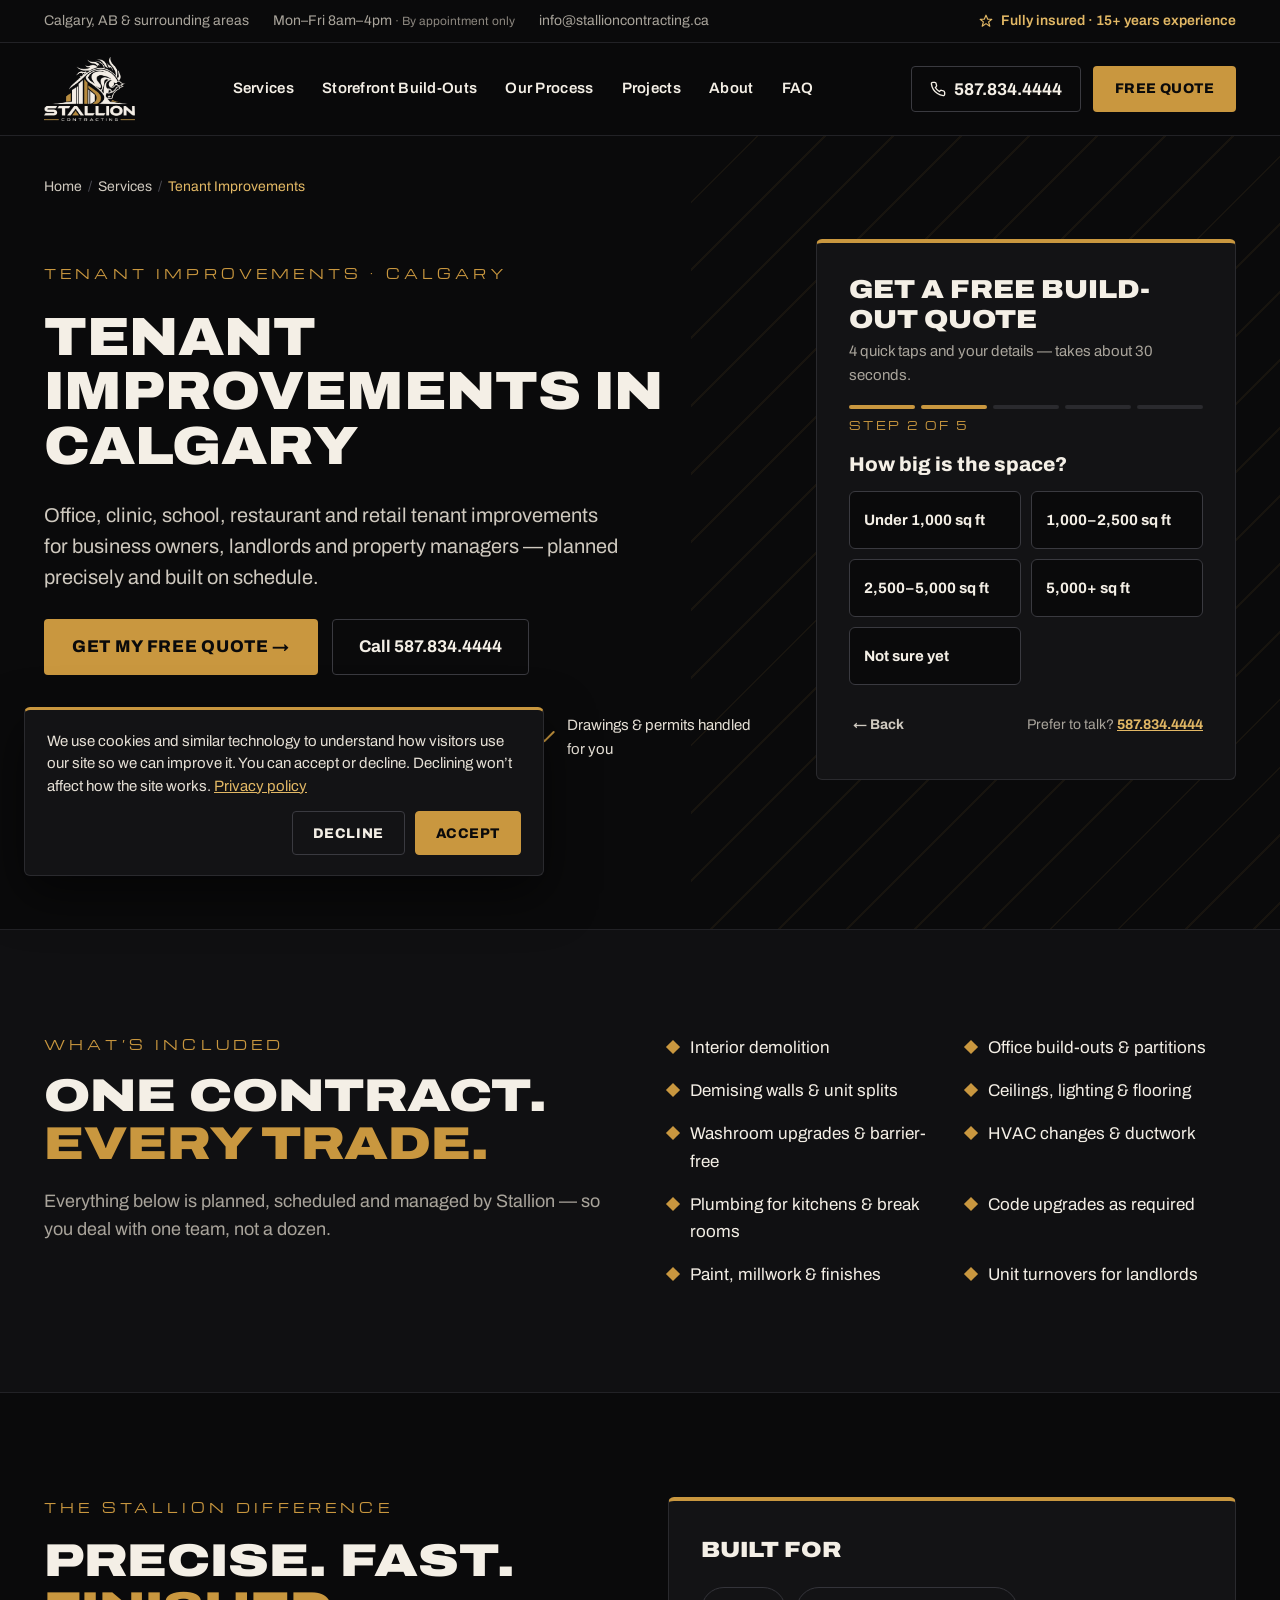
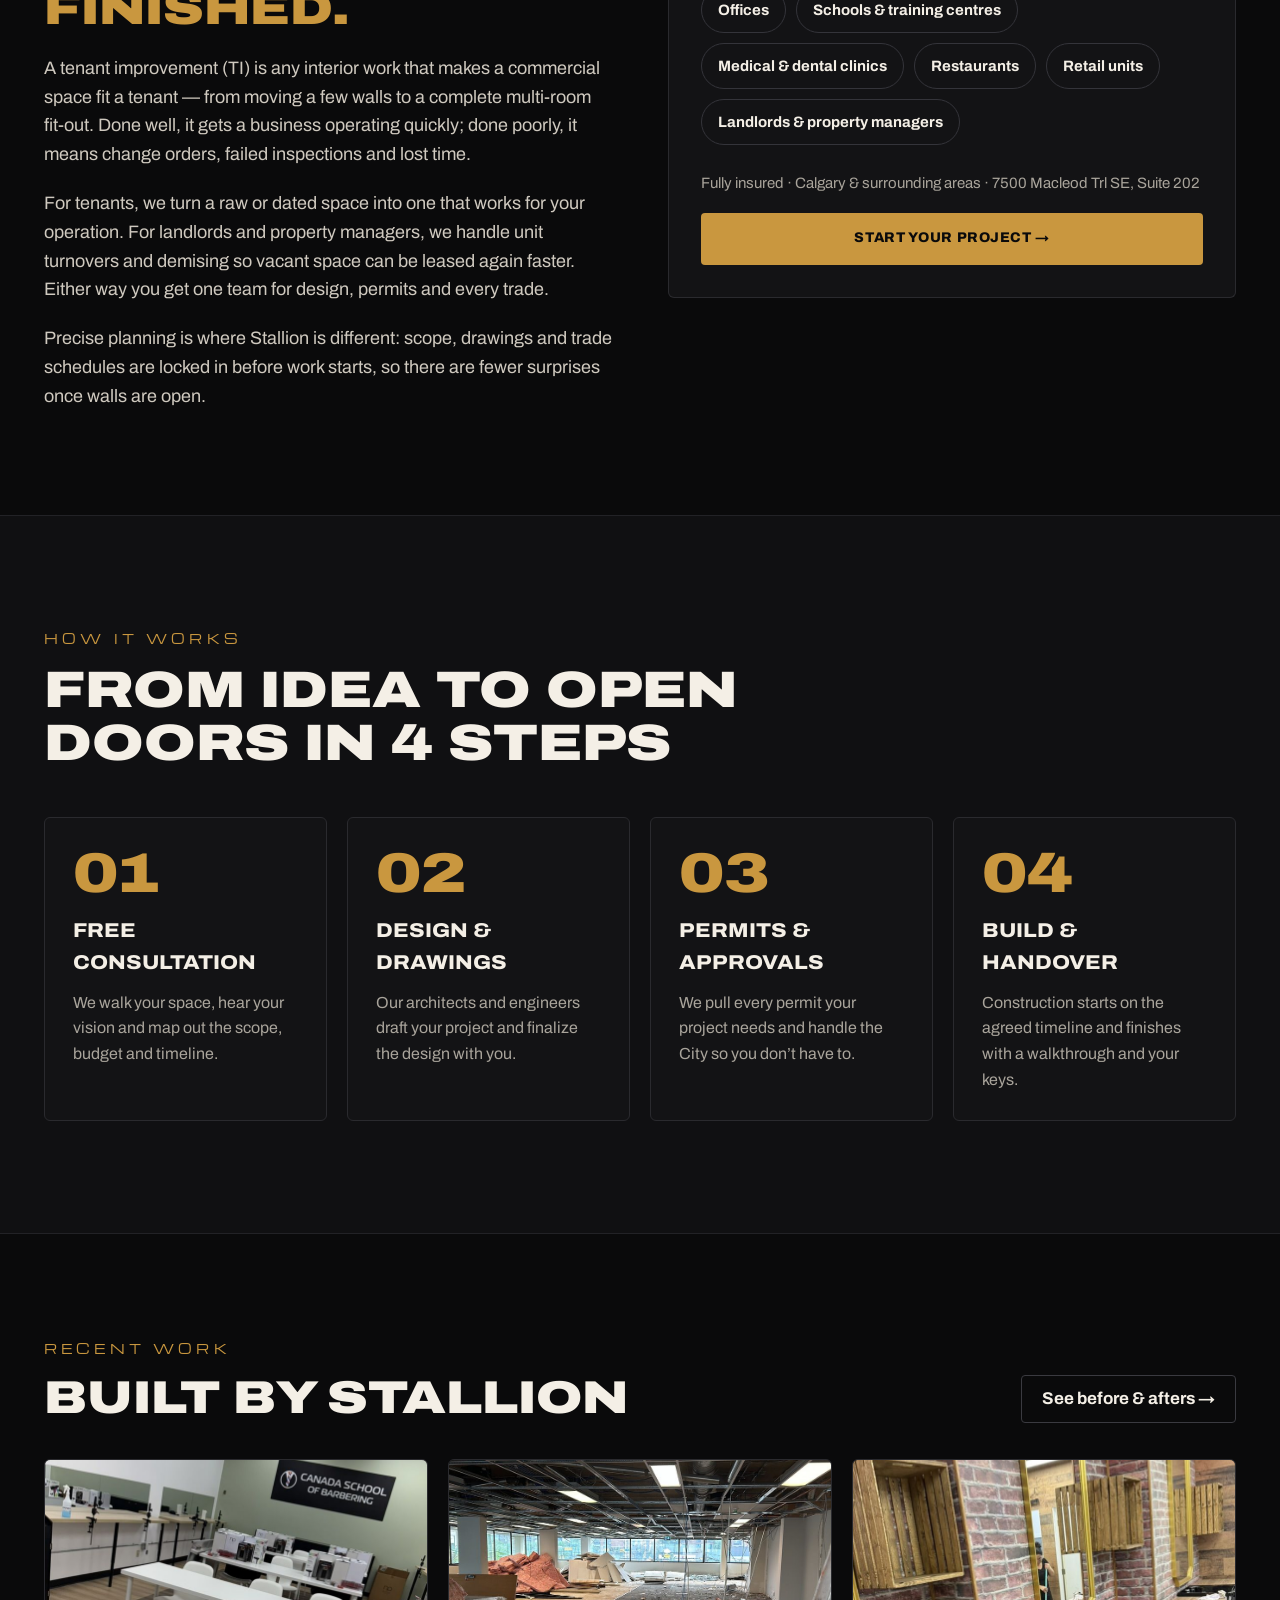
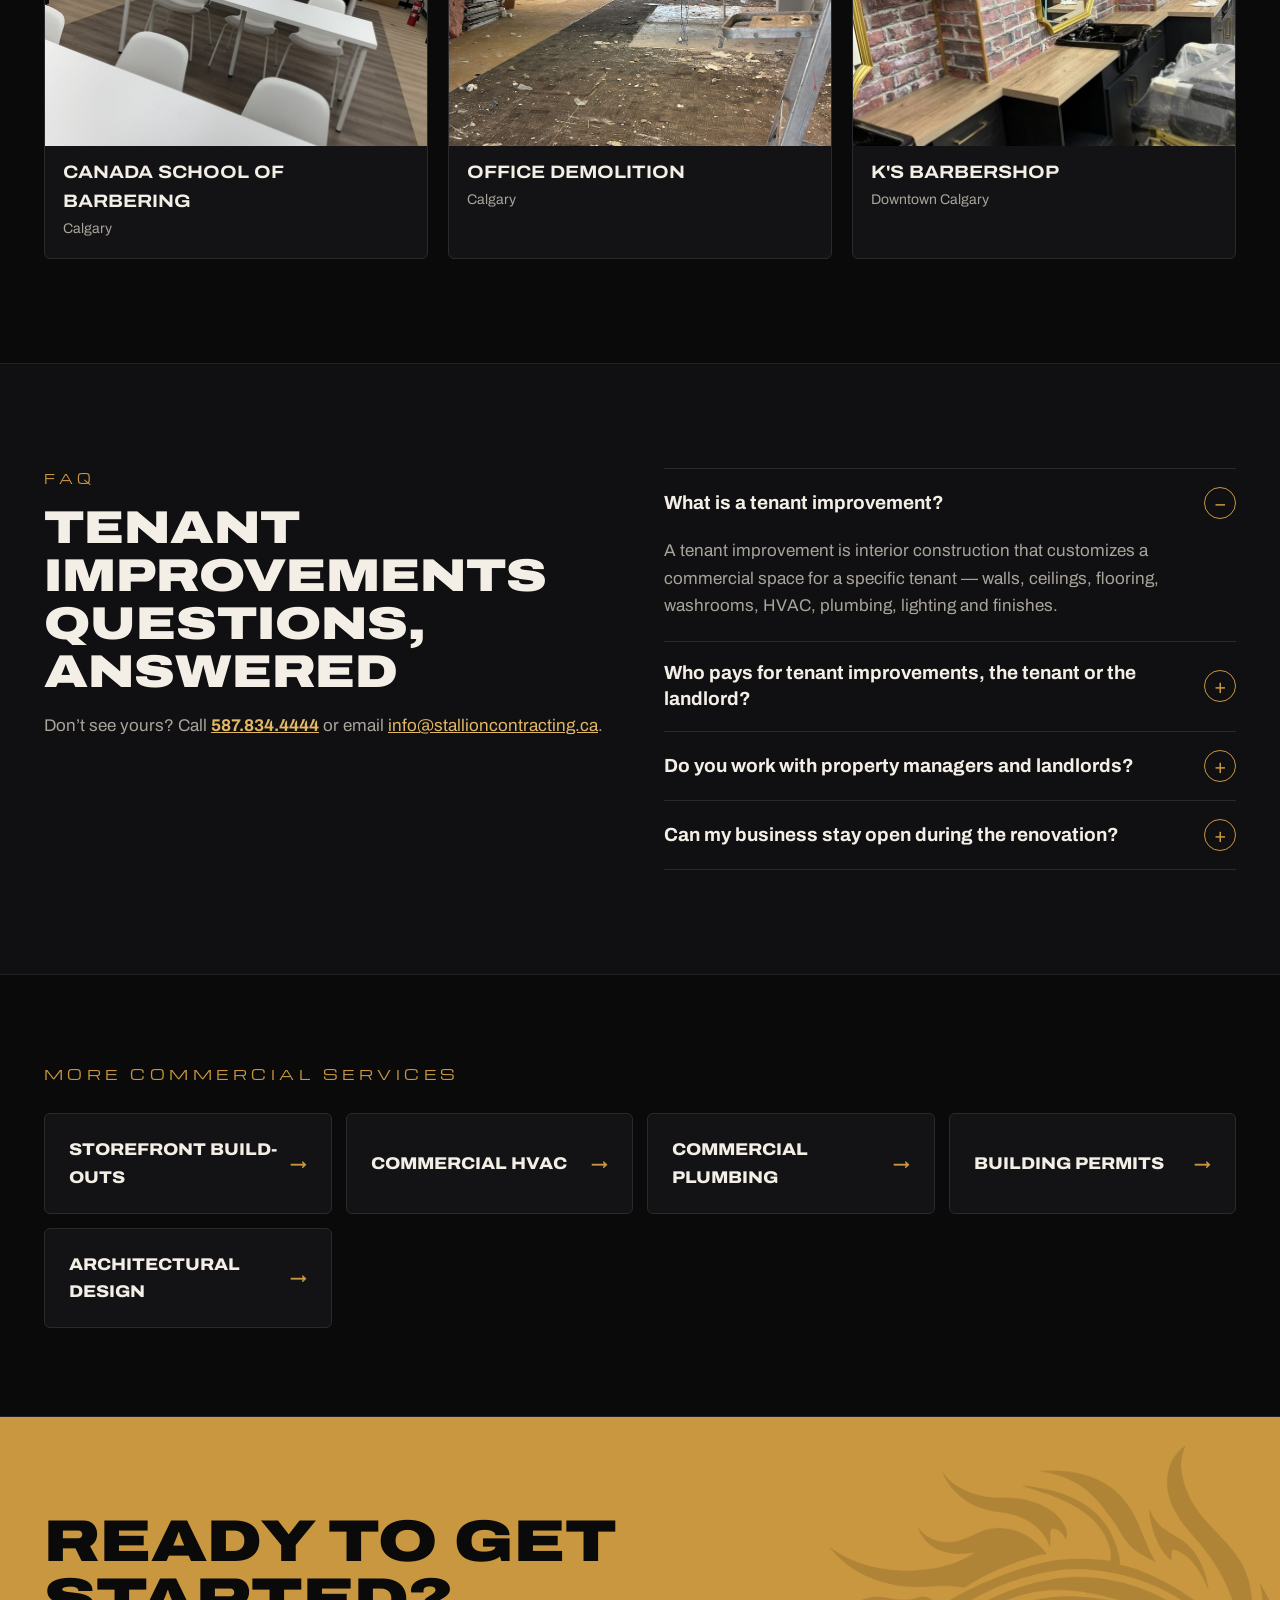
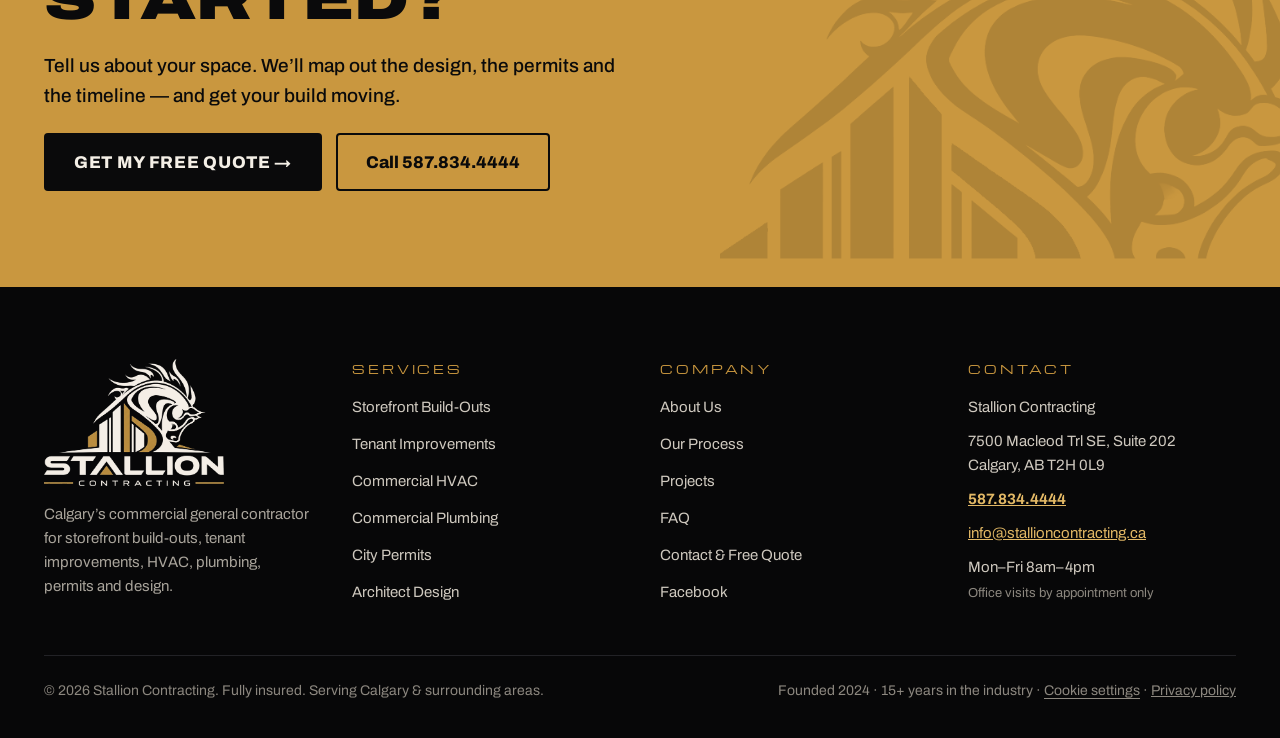
<file: tenant-improvements-calgary/index.html>
<!doctype html>
<html lang="en-CA">
<head>
<meta charset="utf-8">
<meta name="viewport" content="width=device-width, initial-scale=1, viewport-fit=cover">
<title>Tenant Improvements Calgary | Commercial Renovations | Stallion Contracting</title>
<meta name="description" content="Tenant improvement contractor in Calgary for offices, clinics, restaurants and retail. Demolition, partitions, washrooms, HVAC and finishes for tenants, landlords and property managers.">
<link rel="canonical" href="https://stallioncontracting.ca/tenant-improvements-calgary/">
<meta name="robots" content="index, follow, max-image-preview:large">
<meta name="theme-color" content="#0A0A0B">
<meta property="og:type" content="website">
<meta property="og:site_name" content="Stallion Contracting">
<meta property="og:locale" content="en_CA">
<meta property="og:title" content="Tenant Improvements Calgary | Commercial Renovations | Stallion Contracting">
<meta property="og:description" content="Tenant improvement contractor in Calgary for offices, clinics, restaurants and retail. Demolition, partitions, washrooms, HVAC and finishes for tenants, landlords and property managers.">
<meta property="og:url" content="https://stallioncontracting.ca/tenant-improvements-calgary/">
<meta property="og:image" content="https://stallioncontracting.ca/assets/img/og-image.jpg">
<meta property="og:image:width" content="1200">
<meta property="og:image:height" content="630">
<meta name="twitter:card" content="summary_large_image">
<link rel="icon" type="image/png" sizes="32x32" href="../assets/img/favicon-32.png">
<link rel="apple-touch-icon" href="../assets/img/apple-touch-icon.png">
<link rel="preconnect" href="https://fonts.googleapis.com">
<link rel="preconnect" href="https://fonts.gstatic.com" crossorigin>
<link rel="stylesheet" href="https://fonts.googleapis.com/css2?family=Archivo:wdth,wght@62..125,400..900&amp;family=Michroma&amp;display=swap">
<link rel="stylesheet" href="../assets/css/site.css?v=b079c1cd67">
<script>/* idpixel analytics: loads only after the visitor accepts cookies */(function(){try{if(localStorage.getItem('stConsent')==='accepted'){var s=document.createElement('script');s.src='https://cdn.idpixel.app/v1/idp-analytics-6aeba4a785a6346380ba4a94.min.js';s.defer=true;document.head.appendChild(s);}}catch(e){}})();</script>

<script type="application/ld+json">{"@context": "https://schema.org", "@type": "Service", "name": "Tenant Improvements in Calgary", "serviceType": "Tenant Improvements", "description": "Tenant improvement contractor in Calgary for offices, clinics, restaurants and retail. Demolition, partitions, washrooms, HVAC and finishes for tenants, landlords and property managers.", "url": "https://stallioncontracting.ca/tenant-improvements-calgary/", "provider": {"@type": "GeneralContractor", "@id": "https://stallioncontracting.ca/#business", "name": "Stallion Contracting", "telephone": "+1-587-834-4444", "url": "https://stallioncontracting.ca/", "address": {"@type": "PostalAddress", "streetAddress": "7500 Macleod Trl SE, Suite 202", "addressLocality": "Calgary", "addressRegion": "AB", "postalCode": "T2H 0L9", "addressCountry": "CA"}}, "areaServed": {"@type": "City", "name": "Calgary"}}</script>
<script type="application/ld+json">{"@context": "https://schema.org", "@type": "BreadcrumbList", "itemListElement": [{"@type": "ListItem", "position": 1, "name": "Home", "item": "https://stallioncontracting.ca/"}, {"@type": "ListItem", "position": 2, "name": "Services", "item": "https://stallioncontracting.ca/#services"}, {"@type": "ListItem", "position": 3, "name": "Tenant Improvements", "item": "https://stallioncontracting.ca/tenant-improvements-calgary/"}]}</script>
<script type="application/ld+json">{"@context": "https://schema.org", "@type": "FAQPage", "mainEntity": [{"@type": "Question", "name": "What is a tenant improvement?", "acceptedAnswer": {"@type": "Answer", "text": "A tenant improvement is interior construction that customizes a commercial space for a specific tenant — walls, ceilings, flooring, washrooms, HVAC, plumbing, lighting and finishes."}}, {"@type": "Question", "name": "Who pays for tenant improvements, the tenant or the landlord?", "acceptedAnswer": {"@type": "Answer", "text": "It depends on your lease. Many leases include a tenant improvement allowance from the landlord with the tenant covering the rest. We can provide detailed pricing early to help with lease negotiations."}}, {"@type": "Question", "name": "Do you work with property managers and landlords?", "acceptedAnswer": {"@type": "Answer", "text": "Yes. We handle unit turnovers, demising, base-building work and multi-unit projects, and coordinate directly with building management."}}, {"@type": "Question", "name": "Can my business stay open during the renovation?", "acceptedAnswer": {"@type": "Answer", "text": "Often, yes. We can phase the work and plan noisy or disruptive tasks around your operating hours. We’ll talk through the options during your consultation."}}]}</script>
</head>
<body>
<div class="site-wrap" style="background: #0A0A0B; color: #F4EFE6; font-family: 'Archivo', system-ui, sans-serif; font-size: 17px; line-height: 1.6; min-width: 0">
<a class="skip-link" href="#main">Skip to content</a>
<!-- TOP BAR -->
<div style="border-bottom: 1px solid #222226; background: #0A0A0B">
<div class="topbar-inner" style="max-width: 1240px; margin: 0 auto; padding: 10px 24px; display: flex; flex-wrap: wrap; justify-content: space-between; align-items: center; gap: 8px 24px; font-size: 14px; color: #A9A49B">
<div style="display: flex; flex-wrap: wrap; gap: 6px 24px; align-items: center">
<span class="tb-area">Calgary, AB &amp; surrounding areas</span>
<span>Mon–Fri 8am–4pm <span style="font-size: 12px; color: #8C877F">· By appointment only</span></span>
<a class="tb-email" href="mailto:info@stallioncontracting.ca" style="color: #A9A49B; text-decoration: none">info@stallioncontracting.ca</a>
</div>
<div style="display: flex; gap: 8px; align-items: center; color: #E2B865; font-weight: 600"><svg aria-hidden="true" width="14" height="14" viewBox="0 0 24 24" fill="none" stroke="currentColor" stroke-width="2" stroke-linecap="round" stroke-linejoin="round"><path d="M12 2l3 7h7l-5.5 4.5L18.5 21 12 16.5 5.5 21l2-7.5L2 9h7z"></path></svg>Fully insured · 15+ years experience</div>
</div>
</div>

<!-- NAV -->
<header class="hdr site-header" style="position: sticky; top: 0; z-index: 20; background: rgba(10,10,11,0.94); border-bottom: 1px solid #222226; backdrop-filter: blur(8px)">
<nav aria-label="Main" style="max-width: 1240px; margin: 0 auto; padding: 14px 24px; display: flex; flex-wrap: wrap; align-items: center; justify-content: space-between; gap: 14px 32px">
<a class="logo-glint" href="../" aria-label="Stallion Contracting home" style="display: flex; align-items: center"><img src="../assets/img/logo-light-560.png" alt="Stallion Contracting" width="91" height="64" style="height: 64px; width: auto; display: block"></a>
<div class="nav-links" style="display: flex; flex-wrap: wrap; align-items: center; gap: 6px 28px; font-size: 15px; font-weight: 600; letter-spacing: 0.02em">
<a class="navlink" href="../#services" style="color: #F4EFE6">Services</a>
<a class="navlink" href="../storefront-build-outs-calgary/" style="color: #F4EFE6">Storefront Build-Outs</a>
<a class="navlink" href="../#process" style="color: #F4EFE6">Our Process</a>
<a class="navlink" href="../#projects" style="color: #F4EFE6">Projects</a>
<a class="navlink" href="../#about" style="color: #F4EFE6">About</a>
<a class="navlink" href="../#faq" style="color: #F4EFE6">FAQ</a>
</div>
<div style="display: flex; flex-wrap: wrap; align-items: center; gap: 12px">
<a class="btn-line nav-call" href="tel:+15878344444" style="display: inline-flex; align-items: center; gap: 8px; min-height: 46px; padding: 0 18px; border: 1px solid #3A3A40; border-radius: 4px; color: #F4EFE6; text-decoration: none; font-weight: 700"><svg aria-hidden="true" width="16" height="16" viewBox="0 0 24 24" fill="none" stroke="currentColor" stroke-width="2" stroke-linecap="round" stroke-linejoin="round"><path d="M22 16.9v3a2 2 0 0 1-2.2 2 19.8 19.8 0 0 1-8.6-3.1 19.5 19.5 0 0 1-6-6A19.8 19.8 0 0 1 2.1 4.2 2 2 0 0 1 4.1 2h3a2 2 0 0 1 2 1.7c.1.9.4 1.8.7 2.7a2 2 0 0 1-.5 2.1L8 9.8a16 16 0 0 0 6 6l1.3-1.3a2 2 0 0 1 2.1-.4c.9.3 1.8.6 2.7.7a2 2 0 0 1 1.7 2z"></path></svg>587.834.4444</a>
<a class="btn-gold cta-glow" href="#quote" style="display: inline-flex; align-items: center; min-height: 46px; padding: 0 22px; background: #C9973F; color: #0A0A0B; border-radius: 4px; text-decoration: none; font-weight: 800; letter-spacing: 0.03em; text-transform: uppercase; font-size: 14px">Free Quote</a>
</div>
</nav>
</header>
<main id="main">
<section aria-labelledby="svc-title" style="position: relative; overflow: hidden; border-bottom: 1px solid #222226">
<div class="stripes-drift" aria-hidden="true" style="position: absolute; top: 0; right: 0; width: 46%; height: 100%; background: repeating-linear-gradient(135deg, transparent 0 46px, rgba(201,151,63,0.07) 46px 48px); pointer-events: none"></div>
<div style="position: relative; max-width: 1240px; margin: 0 auto; padding: 40px 24px 96px; display: flex; flex-direction: column; gap: 40px">
<nav aria-label="Breadcrumb" class="crumbs"><ol><li><a href="../">Home</a></li><li><a href="../#services">Services</a></li><li aria-current="page">Tenant Improvements</li></ol></nav>
<div style="display: flex; flex-wrap: wrap; gap: 56px; align-items: flex-start">
<div style="flex: 999 1 480px; display: flex; flex-direction: column; gap: 26px; min-width: 0; padding-top: 24px">
<p class="rise d1" style="margin: 0; font-family: 'Michroma', sans-serif; font-size: 13px; letter-spacing: 0.32em; text-transform: uppercase; color: #C9973F">Tenant Improvements · Calgary</p>
<h1 id="svc-title" class="rise d2" style="margin: 0; font-size: clamp(34px, 4.2vw, 58px); line-height: 1.02; font-weight: 900; font-stretch: 112%; text-transform: uppercase; overflow-wrap: anywhere">Tenant improvements in Calgary</h1>
<p class="rise d3" style="margin: 0; max-width: 580px; font-size: 20px; line-height: 1.55; color: #CFC9BF">Office, clinic, school, restaurant and retail tenant improvements for business owners, landlords and property managers — planned precisely and built on schedule.</p>
<div class="rise d4" style="display: flex; flex-wrap: wrap; gap: 14px">
<a class="btn-gold" href="#quote" style="display: inline-flex; align-items: center; min-height: 56px; padding: 0 28px; background: #C9973F; color: #0A0A0B; border-radius: 4px; text-decoration: none; font-weight: 800; letter-spacing: 0.04em; text-transform: uppercase">Get My Free Quote →</a>
<a class="btn-line" href="tel:+15878344444" style="display: inline-flex; align-items: center; min-height: 56px; padding: 0 26px; border: 1px solid #3A3A40; border-radius: 4px; color: #F4EFE6; text-decoration: none; font-weight: 700">Call 587.834.4444</a>
</div>
<ul class="rise d5" style="margin: 0; padding: 0; list-style: none; display: grid; grid-template-columns: repeat(auto-fit, minmax(220px, 1fr)); gap: 12px 24px; font-size: 15px; color: #E6E0D6">
<li style="display: flex; gap: 10px; align-items: center"><svg aria-hidden="true" width="20" height="20" viewBox="0 0 24 24" fill="none" stroke="#C9973F" stroke-width="2.4" stroke-linecap="round" stroke-linejoin="round"><path d="M20 6L9 17l-5-5"></path></svg>Fully insured on every project</li>
<li style="display: flex; gap: 10px; align-items: center"><svg aria-hidden="true" width="20" height="20" viewBox="0 0 24 24" fill="none" stroke="#C9973F" stroke-width="2.4" stroke-linecap="round" stroke-linejoin="round"><path d="M20 6L9 17l-5-5"></path></svg>15+ years leading commercial builds from first sketch to handover</li>
<li style="display: flex; gap: 10px; align-items: center"><svg aria-hidden="true" width="20" height="20" viewBox="0 0 24 24" fill="none" stroke="#C9973F" stroke-width="2.4" stroke-linecap="round" stroke-linejoin="round"><path d="M20 6L9 17l-5-5"></path></svg>Drawings &amp; permits handled for you</li>
<li style="display: flex; gap: 10px; align-items: center"><svg aria-hidden="true" width="20" height="20" viewBox="0 0 24 24" fill="none" stroke="#C9973F" stroke-width="2.4" stroke-linecap="round" stroke-linejoin="round"><path d="M20 6L9 17l-5-5"></path></svg>One team, one point of contact</li>
</ul>
</div>
<div id="quote" class="slide-in" style="flex: 1 1 420px; max-width: 460px; position: relative; z-index: 1; background: #131315; border: 1px solid #2A2A2E; border-top: 4px solid #C9973F; border-radius: 6px; padding: 32px; min-width: 0">
<form id="quote-form" class="quiz" action="../send-quote.php" data-backup="https://formsubmit.co/ajax/info@stallioncontracting.ca" method="POST" aria-labelledby="quote-title" data-preset="Tenant improvement" style="display: flex; flex-direction: column; gap: 18px; margin: 0">
<input type="hidden" name="_subject" value="New quote request — stallioncontracting.ca">
<input type="hidden" name="_template" value="table">
<input type="hidden" name="_captcha" value="false">
<input type="hidden" name="page" value="Tenant Improvements page">
<input type="text" name="_honey" class="hp" tabindex="-1" autocomplete="off" aria-hidden="true">
<div>
<h2 id="quote-title" style="margin: 0 0 4px; font-size: 26px; line-height: 1.15; font-weight: 900; font-stretch: 115%; text-transform: uppercase">Get a free build-out quote</h2>
<p style="margin: 0; font-size: 15px; color: #A9A49B">4 quick taps and your details — takes about 30 seconds.</p>
</div>
<div class="qprog"><div class="qbars" aria-hidden="true"><span></span><span></span><span></span><span></span><span></span></div><p class="qnum" aria-live="polite">Step <span id="q-num">1</span> of 5</p></div>
<fieldset class="qstep" data-step="0"><legend class="qlegend" tabindex="-1">What are you building?</legend><div class="qgrid"><input class="qradio" type="radio" name="project_type" id="q-project_type-0" value="Storefront build-out"><label class="qopt" for="q-project_type-0">Storefront build-out</label><input class="qradio" type="radio" name="project_type" id="q-project_type-1" value="Tenant improvement"><label class="qopt" for="q-project_type-1">Tenant improvement</label><input class="qradio" type="radio" name="project_type" id="q-project_type-2" value="Commercial HVAC"><label class="qopt" for="q-project_type-2">Commercial HVAC</label><input class="qradio" type="radio" name="project_type" id="q-project_type-3" value="Commercial plumbing"><label class="qopt" for="q-project_type-3">Commercial plumbing</label><input class="qradio" type="radio" name="project_type" id="q-project_type-4" value="Design &amp; permits"><label class="qopt" for="q-project_type-4">Design &amp; permits</label><input class="qradio" type="radio" name="project_type" id="q-project_type-5" value="Something else"><label class="qopt" for="q-project_type-5">Something else</label></div></fieldset><fieldset class="qstep" data-step="1"><legend class="qlegend" tabindex="-1">How big is the space?</legend><div class="qgrid"><input class="qradio" type="radio" name="space_size" id="q-space_size-0" value="Under 1,000 sq ft"><label class="qopt" for="q-space_size-0">Under 1,000 sq ft</label><input class="qradio" type="radio" name="space_size" id="q-space_size-1" value="1,000–2,500 sq ft"><label class="qopt" for="q-space_size-1">1,000–2,500 sq ft</label><input class="qradio" type="radio" name="space_size" id="q-space_size-2" value="2,500–5,000 sq ft"><label class="qopt" for="q-space_size-2">2,500–5,000 sq ft</label><input class="qradio" type="radio" name="space_size" id="q-space_size-3" value="5,000+ sq ft"><label class="qopt" for="q-space_size-3">5,000+ sq ft</label><input class="qradio" type="radio" name="space_size" id="q-space_size-4" value="Not sure yet"><label class="qopt" for="q-space_size-4">Not sure yet</label></div></fieldset><fieldset class="qstep" data-step="2"><legend class="qlegend" tabindex="-1">When do you want to start?</legend><div class="qgrid"><input class="qradio" type="radio" name="timeline" id="q-timeline-0" value="As soon as possible"><label class="qopt" for="q-timeline-0">As soon as possible</label><input class="qradio" type="radio" name="timeline" id="q-timeline-1" value="Within 1–3 months"><label class="qopt" for="q-timeline-1">Within 1–3 months</label><input class="qradio" type="radio" name="timeline" id="q-timeline-2" value="3–6 months out"><label class="qopt" for="q-timeline-2">3–6 months out</label><input class="qradio" type="radio" name="timeline" id="q-timeline-3" value="Just planning"><label class="qopt" for="q-timeline-3">Just planning</label></div></fieldset><fieldset class="qstep" data-step="3"><legend class="qlegend" tabindex="-1">Do you have drawings or permits?</legend><div class="qgrid"><input class="qradio" type="radio" name="drawings_permits" id="q-drawings_permits-0" value="Need design &amp; permits"><label class="qopt" for="q-drawings_permits-0">Need design &amp; permits</label><input class="qradio" type="radio" name="drawings_permits" id="q-drawings_permits-1" value="Have drawings, need permits"><label class="qopt" for="q-drawings_permits-1">Have drawings, need permits</label><input class="qradio" type="radio" name="drawings_permits" id="q-drawings_permits-2" value="Drawings &amp; permits ready"><label class="qopt" for="q-drawings_permits-2">Drawings &amp; permits ready</label><input class="qradio" type="radio" name="drawings_permits" id="q-drawings_permits-3" value="Not sure"><label class="qopt" for="q-drawings_permits-3">Not sure</label></div></fieldset><div class="qstep" data-step="4">
<p class="qlegend" tabindex="-1">Where should we send your quote?</p>
<div id="q-summary" class="qsummary"></div>
<div style="display: grid; grid-template-columns: repeat(auto-fit, minmax(190px, 1fr)); gap: 14px; margin-top: 14px">
<div style="display: flex; flex-direction: column; gap: 6px"><label for="f-name" style="font-size: 13px; font-weight: 700; letter-spacing: 0.04em; text-transform: uppercase; color: #CFC9BF">Full name</label><input id="f-name" name="name" type="text" required autocomplete="name" placeholder="Jane Smith" style="min-height: 48px; padding: 0 14px; background: #0A0A0B; border: 1px solid #34343A; border-radius: 4px; color: #F4EFE6; font: inherit; font-size: 16px"></div>
<div style="display: flex; flex-direction: column; gap: 6px"><label for="f-phone" style="font-size: 13px; font-weight: 700; letter-spacing: 0.04em; text-transform: uppercase; color: #CFC9BF">Phone</label><input id="f-phone" name="phone" type="tel" required autocomplete="tel" placeholder="(403) 555-0123" style="min-height: 48px; padding: 0 14px; background: #0A0A0B; border: 1px solid #34343A; border-radius: 4px; color: #F4EFE6; font: inherit; font-size: 16px"></div>
</div>
<div style="display: flex; flex-direction: column; gap: 6px; margin-top: 14px"><label for="f-email" style="font-size: 13px; font-weight: 700; letter-spacing: 0.04em; text-transform: uppercase; color: #CFC9BF">Email</label><input id="f-email" name="email" type="email" autocomplete="email" placeholder="you@business.com" style="min-height: 48px; padding: 0 14px; background: #0A0A0B; border: 1px solid #34343A; border-radius: 4px; color: #F4EFE6; font: inherit; font-size: 16px"></div>
<div style="display: flex; flex-direction: column; gap: 6px; margin-top: 14px"><label for="f-msg" style="font-size: 13px; font-weight: 700; letter-spacing: 0.04em; text-transform: uppercase; color: #CFC9BF">Anything else? <span style="font-weight: 400; text-transform: none; letter-spacing: 0; color: #8C877F">(address, opening date, notes)</span></label><textarea id="f-msg" name="details" rows="2" placeholder="e.g. Unit at Deerfoot Meadows, opening in spring" style="padding: 12px 14px; background: #0A0A0B; border: 1px solid #34343A; border-radius: 4px; color: #F4EFE6; font: inherit; font-size: 16px; resize: vertical"></textarea></div>
<button class="btn-gold" type="submit" style="width: 100%; margin-top: 16px; min-height: 56px; border: 0; border-radius: 4px; background: #C9973F; color: #0A0A0B; font: inherit; font-size: 16px; font-weight: 800; letter-spacing: 0.05em; text-transform: uppercase; cursor: pointer">Send My Quote Request →</button>
<p class="form-privacy" style="margin: 10px 0 0; font-size: 13px; line-height: 1.5; color: #8C877F">We use your details only to reply to your request. See our <a href="/privacy-policy/" style="color: #CFC9BF">privacy policy</a>.</p>
</div>
<div class="qfoot"><button type="button" id="q-back" class="qback" hidden>← Back</button><p style="margin: 0 0 0 auto; font-size: 14px; color: #A9A49B">Prefer to talk? <a href="tel:+15878344444" style="font-weight: 700">587.834.4444</a></p></div>
<p id="form-error" role="alert" hidden style="margin: 0; padding: 12px 14px; border: 1px solid #C9973F; border-radius: 4px; font-size: 15px; color: #F4EFE6">Sorry — that didn’t send. Please call <a href="tel:+15878344444" style="font-weight: 700">587.834.4444</a> or email <a href="mailto:info@stallioncontracting.ca">info@stallioncontracting.ca</a>.</p>
</form>
<div id="quote-success" role="status" tabindex="-1" hidden style="display: flex; flex-direction: column; gap: 14px; align-items: flex-start; padding: 24px 0">
<svg aria-hidden="true" width="44" height="44" viewBox="0 0 24 24" fill="none" stroke="#C9973F" stroke-width="2" stroke-linecap="round" stroke-linejoin="round"><circle cx="12" cy="12" r="10"></circle><path d="M16 9l-5.5 6L8 12.5"></path></svg>
<h2 style="margin: 0; font-size: 28px; font-weight: 900; font-stretch: 115%; text-transform: uppercase">Request received.</h2>
<p style="margin: 0; color: #CFC9BF">Thanks — a member of the Stallion team will call you to talk through your project. Need us sooner? Call <a href="tel:+15878344444">587.834.4444</a>.</p>
<button id="quote-reset" class="btn-line" type="button" style="min-height: 46px; padding: 0 18px; background: transparent; border: 1px solid #3A3A40; border-radius: 4px; color: #F4EFE6; font: inherit; font-weight: 700; cursor: pointer">Send another request</button>
</div>
</div>
</div>
</div>
</section>

<section aria-labelledby="inc-title" style="background: #101012; border-bottom: 1px solid #222226">
<div style="max-width: 1240px; margin: 0 auto; padding: 104px 24px; display: grid; grid-template-columns: repeat(auto-fit, minmax(min(100%, 420px), 1fr)); gap: 56px; align-items: start">
<div style="display: flex; flex-direction: column; gap: 18px">
<p style="margin: 0; font-family: 'Michroma', sans-serif; font-size: 13px; letter-spacing: 0.32em; text-transform: uppercase; color: #C9973F">What’s included</p>
<h2 id="inc-title" style="margin: 0; font-size: clamp(30px, 3.6vw, 46px); line-height: 1.04; font-weight: 900; font-stretch: 125%; text-transform: uppercase">One contract. <span style="color: #C9973F">Every trade.</span></h2>
<p style="margin: 0; font-size: 18px; color: #A9A49B">Everything below is planned, scheduled and managed by Stallion — so you deal with one team, not a dozen.</p>
</div>
<ul style="margin: 0; padding: 0; list-style: none; display: grid; grid-template-columns: repeat(auto-fit, minmax(230px, 1fr)); gap: 16px 28px; font-size: 17px"><li style="display: flex; gap: 12px; align-items: flex-start"><span aria-hidden="true" style="flex: none; margin-top: 8px; width: 10px; height: 10px; background: #C9973F; transform: rotate(45deg)"></span><span>Interior demolition</span></li><li style="display: flex; gap: 12px; align-items: flex-start"><span aria-hidden="true" style="flex: none; margin-top: 8px; width: 10px; height: 10px; background: #C9973F; transform: rotate(45deg)"></span><span>Office build-outs &amp; partitions</span></li><li style="display: flex; gap: 12px; align-items: flex-start"><span aria-hidden="true" style="flex: none; margin-top: 8px; width: 10px; height: 10px; background: #C9973F; transform: rotate(45deg)"></span><span>Demising walls &amp; unit splits</span></li><li style="display: flex; gap: 12px; align-items: flex-start"><span aria-hidden="true" style="flex: none; margin-top: 8px; width: 10px; height: 10px; background: #C9973F; transform: rotate(45deg)"></span><span>Ceilings, lighting &amp; flooring</span></li><li style="display: flex; gap: 12px; align-items: flex-start"><span aria-hidden="true" style="flex: none; margin-top: 8px; width: 10px; height: 10px; background: #C9973F; transform: rotate(45deg)"></span><span>Washroom upgrades &amp; barrier-free</span></li><li style="display: flex; gap: 12px; align-items: flex-start"><span aria-hidden="true" style="flex: none; margin-top: 8px; width: 10px; height: 10px; background: #C9973F; transform: rotate(45deg)"></span><span>HVAC changes &amp; ductwork</span></li><li style="display: flex; gap: 12px; align-items: flex-start"><span aria-hidden="true" style="flex: none; margin-top: 8px; width: 10px; height: 10px; background: #C9973F; transform: rotate(45deg)"></span><span>Plumbing for kitchens &amp; break rooms</span></li><li style="display: flex; gap: 12px; align-items: flex-start"><span aria-hidden="true" style="flex: none; margin-top: 8px; width: 10px; height: 10px; background: #C9973F; transform: rotate(45deg)"></span><span>Code upgrades as required</span></li><li style="display: flex; gap: 12px; align-items: flex-start"><span aria-hidden="true" style="flex: none; margin-top: 8px; width: 10px; height: 10px; background: #C9973F; transform: rotate(45deg)"></span><span>Paint, millwork &amp; finishes</span></li><li style="display: flex; gap: 12px; align-items: flex-start"><span aria-hidden="true" style="flex: none; margin-top: 8px; width: 10px; height: 10px; background: #C9973F; transform: rotate(45deg)"></span><span>Unit turnovers for landlords</span></li></ul>
</div>
</section>

<section aria-labelledby="why-title" style="border-bottom: 1px solid #222226">
<div style="max-width: 1240px; margin: 0 auto; padding: 104px 24px; display: grid; grid-template-columns: repeat(auto-fit, minmax(min(100%, 420px), 1fr)); gap: 56px; align-items: start">
<div style="display: flex; flex-direction: column; gap: 20px">
<p style="margin: 0; font-family: 'Michroma', sans-serif; font-size: 13px; letter-spacing: 0.32em; text-transform: uppercase; color: #C9973F">The Stallion Difference</p>
<h2 id="why-title" style="margin: 0; font-size: clamp(30px, 3.6vw, 46px); line-height: 1.04; font-weight: 900; font-stretch: 125%; text-transform: uppercase">Precise. Fast. <span style="color: #C9973F">Finished.</span></h2>
<p style="margin: 0; font-size: 18px; color: #CFC9BF">A tenant improvement (TI) is any interior work that makes a commercial space fit a tenant — from moving a few walls to a complete multi-room fit-out. Done well, it gets a business operating quickly; done poorly, it means change orders, failed inspections and lost time.</p><p style="margin: 0; font-size: 18px; color: #CFC9BF">For tenants, we turn a raw or dated space into one that works for your operation. For landlords and property managers, we handle unit turnovers and demising so vacant space can be leased again faster. Either way you get one team for design, permits and every trade.</p><p style="margin: 0; font-size: 18px; color: #CFC9BF">Precise planning is where Stallion is different: scope, drawings and trade schedules are locked in before work starts, so there are fewer surprises once walls are open.</p>
</div>
<div style="display: flex; flex-direction: column; gap: 18px; padding: 32px; background: #131315; border: 1px solid #2A2A2E; border-top: 4px solid #C9973F; border-radius: 6px">
<h3 style="margin: 0; font-size: 22px; font-weight: 900; font-stretch: 115%; text-transform: uppercase">Built for</h3>
<ul style="margin: 0; padding: 0; list-style: none; display: flex; flex-wrap: wrap; gap: 10px"><li style="padding: 10px 16px; border: 1px solid #34343A; border-radius: 999px; font-weight: 700; font-size: 15px">Offices</li><li style="padding: 10px 16px; border: 1px solid #34343A; border-radius: 999px; font-weight: 700; font-size: 15px">Schools &amp; training centres</li><li style="padding: 10px 16px; border: 1px solid #34343A; border-radius: 999px; font-weight: 700; font-size: 15px">Medical &amp; dental clinics</li><li style="padding: 10px 16px; border: 1px solid #34343A; border-radius: 999px; font-weight: 700; font-size: 15px">Restaurants</li><li style="padding: 10px 16px; border: 1px solid #34343A; border-radius: 999px; font-weight: 700; font-size: 15px">Retail units</li><li style="padding: 10px 16px; border: 1px solid #34343A; border-radius: 999px; font-weight: 700; font-size: 15px">Landlords &amp; property managers</li></ul>
<p style="margin: 8px 0 0; font-size: 15px; color: #A9A49B">Fully insured · Calgary &amp; surrounding areas · 7500 Macleod Trl SE, Suite 202</p>
<a class="btn-gold" href="#quote" style="display: inline-flex; align-items: center; justify-content: center; min-height: 52px; padding: 0 22px; background: #C9973F; color: #0A0A0B; border-radius: 4px; text-decoration: none; font-weight: 800; letter-spacing: 0.04em; text-transform: uppercase; font-size: 14px">Start your project →</a>
</div>
</div>
</section>

<!-- PROCESS -->
<section id="process" aria-labelledby="process-title" style="background: #101012; border-bottom: 1px solid #222226">
<div style="max-width: 1240px; margin: 0 auto; padding: 112px 24px; display: flex; flex-direction: column; gap: 48px">
<div style="display: flex; flex-direction: column; gap: 16px; max-width: 760px">
<p style="margin: 0; font-family: 'Michroma', sans-serif; font-size: 13px; letter-spacing: 0.32em; text-transform: uppercase; color: #C9973F">How It Works</p>
<h2 id="process-title" style="margin: 0; font-size: clamp(34px, 4vw, 52px); line-height: 1.02; font-weight: 900; font-stretch: 125%; text-transform: uppercase">From idea to open doors in 4 steps</h2>
</div>
<ol style="margin: 0; padding: 0; list-style: none; display: grid; grid-template-columns: repeat(auto-fit, minmax(min(100%, 240px), 1fr)); gap: 20px">
<li style="position: relative; padding: 28px; background: #131315; border: 1px solid #2A2A2E; border-radius: 6px; display: flex; flex-direction: column; gap: 12px">
<span style="font-size: 56px; line-height: 1; font-weight: 900; font-stretch: 125%; color: #C9973F">01</span>
<h3 style="margin: 0; font-size: 20px; font-weight: 800; font-stretch: 112%; text-transform: uppercase">Free consultation</h3>
<p style="margin: 0; font-size: 16px; color: #A9A49B">We walk your space, hear your vision and map out the scope, budget and timeline.</p>
</li>
<li style="position: relative; padding: 28px; background: #131315; border: 1px solid #2A2A2E; border-radius: 6px; display: flex; flex-direction: column; gap: 12px">
<span style="font-size: 56px; line-height: 1; font-weight: 900; font-stretch: 125%; color: #C9973F">02</span>
<h3 style="margin: 0; font-size: 20px; font-weight: 800; font-stretch: 112%; text-transform: uppercase">Design &amp; drawings</h3>
<p style="margin: 0; font-size: 16px; color: #A9A49B">Our architects and engineers draft your project and finalize the design with you.</p>
</li>
<li style="position: relative; padding: 28px; background: #131315; border: 1px solid #2A2A2E; border-radius: 6px; display: flex; flex-direction: column; gap: 12px">
<span style="font-size: 56px; line-height: 1; font-weight: 900; font-stretch: 125%; color: #C9973F">03</span>
<h3 style="margin: 0; font-size: 20px; font-weight: 800; font-stretch: 112%; text-transform: uppercase">Permits &amp; approvals</h3>
<p style="margin: 0; font-size: 16px; color: #A9A49B">We pull every permit your project needs and handle the City so you don’t have to.</p>
</li>
<li style="position: relative; padding: 28px; background: #131315; border: 1px solid #2A2A2E; border-radius: 6px; display: flex; flex-direction: column; gap: 12px">
<span style="font-size: 56px; line-height: 1; font-weight: 900; font-stretch: 125%; color: #C9973F">04</span>
<h3 style="margin: 0; font-size: 20px; font-weight: 800; font-stretch: 112%; text-transform: uppercase">Build &amp; handover</h3>
<p style="margin: 0; font-size: 16px; color: #A9A49B">Construction starts on the agreed timeline and finishes with a walkthrough and your keys.</p>
</li>
</ol>
</div>
</section>

<section aria-labelledby="work-title" style="border-bottom: 1px solid #222226">
<div style="max-width: 1240px; margin: 0 auto; padding: 104px 24px; display: flex; flex-direction: column; gap: 36px">
<div style="display: flex; flex-wrap: wrap; justify-content: space-between; align-items: flex-end; gap: 20px">
<div style="display: flex; flex-direction: column; gap: 16px"><p style="margin: 0; font-family: 'Michroma', sans-serif; font-size: 13px; letter-spacing: 0.32em; text-transform: uppercase; color: #C9973F">Recent Work</p><h2 id="work-title" style="margin: 0; font-size: clamp(30px, 3.6vw, 46px); line-height: 1.04; font-weight: 900; font-stretch: 125%; text-transform: uppercase">Built by Stallion</h2></div>
<a class="btn-line" href="../#projects" style="display: inline-flex; align-items: center; min-height: 48px; padding: 0 20px; border: 1px solid #3A3A40; border-radius: 4px; color: #F4EFE6; text-decoration: none; font-weight: 700">See before &amp; afters →</a>
</div>
<div style="display: grid; grid-template-columns: repeat(auto-fit, minmax(min(100%, 300px), 1fr)); gap: 20px"><a class="card" href="../#projects" style="min-width: 0; display: flex; flex-direction: column; gap: 12px; color: #F4EFE6; text-decoration: none; border: 1px solid #2A2A2E; border-radius: 6px; overflow: hidden; background: #131315">
<img src="../assets/img/projects/canada-school-of-barbering-classroom.jpg" alt="Canada School of Barbering, Calgary — built by Stallion Contracting" loading="lazy" style="width: 100%; aspect-ratio: 4 / 3; object-fit: cover; display: block">
<span style="padding: 0 18px 18px; display: flex; flex-direction: column; gap: 2px"><strong style="font-size: 18px; text-transform: uppercase; font-stretch: 115%">Canada School of Barbering</strong><span style="font-size: 14px; color: #A9A49B">Calgary</span></span></a><a class="card" href="../#projects" style="min-width: 0; display: flex; flex-direction: column; gap: 12px; color: #F4EFE6; text-decoration: none; border: 1px solid #2A2A2E; border-radius: 6px; overflow: hidden; background: #131315">
<img src="../assets/img/projects/office-demolition-after.jpg" alt="Office Demolition, Calgary — built by Stallion Contracting" loading="lazy" style="width: 100%; aspect-ratio: 4 / 3; object-fit: cover; display: block">
<span style="padding: 0 18px 18px; display: flex; flex-direction: column; gap: 2px"><strong style="font-size: 18px; text-transform: uppercase; font-stretch: 115%">Office Demolition</strong><span style="font-size: 14px; color: #A9A49B">Calgary</span></span></a><a class="card" href="../#projects" style="min-width: 0; display: flex; flex-direction: column; gap: 12px; color: #F4EFE6; text-decoration: none; border: 1px solid #2A2A2E; border-radius: 6px; overflow: hidden; background: #131315">
<img src="../assets/img/projects/ks-barbershop-complete.jpg" alt="K&#x27;s Barbershop, Downtown Calgary — built by Stallion Contracting" loading="lazy" style="width: 100%; aspect-ratio: 4 / 3; object-fit: cover; display: block">
<span style="padding: 0 18px 18px; display: flex; flex-direction: column; gap: 2px"><strong style="font-size: 18px; text-transform: uppercase; font-stretch: 115%">K&#x27;s Barbershop</strong><span style="font-size: 14px; color: #A9A49B">Downtown Calgary</span></span></a></div>
</div>
</section>

<section id="faq" aria-labelledby="faq-title" style="background: #101012; border-bottom: 1px solid #222226">
<div style="max-width: 1240px; margin: 0 auto; padding: 104px 24px; display: grid; grid-template-columns: repeat(auto-fit, minmax(min(100%, 360px), 1fr)); gap: 48px; align-items: start">
<div style="display: flex; flex-direction: column; gap: 16px">
<p style="margin: 0; font-family: 'Michroma', sans-serif; font-size: 13px; letter-spacing: 0.32em; text-transform: uppercase; color: #C9973F">FAQ</p>
<h2 id="faq-title" style="margin: 0; font-size: clamp(30px, 3.6vw, 46px); line-height: 1.04; font-weight: 900; font-stretch: 125%; text-transform: uppercase">Tenant Improvements questions, answered</h2>
<p style="margin: 0; color: #A9A49B">Don’t see yours? Call <a href="tel:+15878344444" style="font-weight: 700">587.834.4444</a> or email <a href="mailto:info@stallioncontracting.ca">info@stallioncontracting.ca</a>.</p>
</div>
<div style="display: flex; flex-direction: column; border-top: 1px solid #2A2A2E; min-width: 0"><details class="faq-item" open><summary><h3>What is a tenant improvement?</h3><span class="faq-icon" aria-hidden="true"></span></summary><p>A tenant improvement is interior construction that customizes a commercial space for a specific tenant — walls, ceilings, flooring, washrooms, HVAC, plumbing, lighting and finishes.</p></details><details class="faq-item"><summary><h3>Who pays for tenant improvements, the tenant or the landlord?</h3><span class="faq-icon" aria-hidden="true"></span></summary><p>It depends on your lease. Many leases include a tenant improvement allowance from the landlord with the tenant covering the rest. We can provide detailed pricing early to help with lease negotiations.</p></details><details class="faq-item"><summary><h3>Do you work with property managers and landlords?</h3><span class="faq-icon" aria-hidden="true"></span></summary><p>Yes. We handle unit turnovers, demising, base-building work and multi-unit projects, and coordinate directly with building management.</p></details><details class="faq-item"><summary><h3>Can my business stay open during the renovation?</h3><span class="faq-icon" aria-hidden="true"></span></summary><p>Often, yes. We can phase the work and plan noisy or disruptive tasks around your operating hours. We’ll talk through the options during your consultation.</p></details></div>
</div>
</section>

<section aria-labelledby="more-title" style="border-bottom: 1px solid #222226">
<div style="max-width: 1240px; margin: 0 auto; padding: 88px 24px; display: flex; flex-direction: column; gap: 28px">
<h2 id="more-title" style="margin: 0; font-family: 'Michroma', sans-serif; font-size: 14px; font-weight: 400; letter-spacing: 0.32em; text-transform: uppercase; color: #C9973F">More commercial services</h2>
<div style="display: grid; grid-template-columns: repeat(auto-fit, minmax(min(100%, 260px), 1fr)); gap: 14px"><a class="card" href="../storefront-build-outs-calgary/" style="min-width: 0; display: flex; justify-content: space-between; align-items: center; gap: 12px; padding: 22px 24px; background: #131315; border: 1px solid #2A2A2E; border-radius: 6px; color: #F4EFE6; text-decoration: none; font-weight: 800; font-size: 17px; text-transform: uppercase; font-stretch: 112%"><span>Storefront Build-Outs</span><span aria-hidden="true" style="color: #C9973F">→</span></a><a class="card" href="../commercial-hvac-calgary/" style="min-width: 0; display: flex; justify-content: space-between; align-items: center; gap: 12px; padding: 22px 24px; background: #131315; border: 1px solid #2A2A2E; border-radius: 6px; color: #F4EFE6; text-decoration: none; font-weight: 800; font-size: 17px; text-transform: uppercase; font-stretch: 112%"><span>Commercial HVAC</span><span aria-hidden="true" style="color: #C9973F">→</span></a><a class="card" href="../commercial-plumbing-calgary/" style="min-width: 0; display: flex; justify-content: space-between; align-items: center; gap: 12px; padding: 22px 24px; background: #131315; border: 1px solid #2A2A2E; border-radius: 6px; color: #F4EFE6; text-decoration: none; font-weight: 800; font-size: 17px; text-transform: uppercase; font-stretch: 112%"><span>Commercial Plumbing</span><span aria-hidden="true" style="color: #C9973F">→</span></a><a class="card" href="../building-permits-calgary/" style="min-width: 0; display: flex; justify-content: space-between; align-items: center; gap: 12px; padding: 22px 24px; background: #131315; border: 1px solid #2A2A2E; border-radius: 6px; color: #F4EFE6; text-decoration: none; font-weight: 800; font-size: 17px; text-transform: uppercase; font-stretch: 112%"><span>Building Permits</span><span aria-hidden="true" style="color: #C9973F">→</span></a><a class="card" href="../architectural-design-calgary/" style="min-width: 0; display: flex; justify-content: space-between; align-items: center; gap: 12px; padding: 22px 24px; background: #131315; border: 1px solid #2A2A2E; border-radius: 6px; color: #F4EFE6; text-decoration: none; font-weight: 800; font-size: 17px; text-transform: uppercase; font-stretch: 112%"><span>Architectural Design</span><span aria-hidden="true" style="color: #C9973F">→</span></a></div>
</div>
</section>

<section aria-labelledby="cta-title" style="position: relative; overflow: hidden; background: #C9973F; color: #0A0A0B">
<img src="../assets/img/mark-light.png" alt="" aria-hidden="true" style="position: absolute; right: -60px; top: 50%; transform: translateY(-50%); width: 620px; max-width: none; opacity: 0.12; filter: brightness(0); pointer-events: none">
<div style="position: relative; max-width: 1240px; margin: 0 auto; padding: 96px 24px; display: flex; flex-direction: column; gap: 22px; align-items: flex-start">
<h2 id="cta-title" style="margin: 0; max-width: 820px; font-size: clamp(34px, 4.6vw, 62px); line-height: 0.98; font-weight: 900; font-stretch: 125%; text-transform: uppercase">Ready to get started?</h2>
<p style="margin: 0; max-width: 600px; font-size: 19px; font-weight: 500">Tell us about your space. We’ll map out the design, the permits and the timeline — and get your build moving.</p>
<div style="display: flex; flex-wrap: wrap; gap: 14px">
<a href="#quote" style="display: inline-flex; align-items: center; min-height: 58px; padding: 0 30px; background: #0A0A0B; color: #F4EFE6; border-radius: 4px; text-decoration: none; font-weight: 800; letter-spacing: 0.04em; text-transform: uppercase">Get my free quote →</a>
<a href="tel:+15878344444" style="display: inline-flex; align-items: center; min-height: 58px; padding: 0 28px; border: 2px solid #0A0A0B; color: #0A0A0B; border-radius: 4px; text-decoration: none; font-weight: 800">Call 587.834.4444</a>
</div>
</div>
</section>
</main>
<!-- FOOTER -->
<footer style="background: #070708">
<div style="max-width: 1240px; margin: 0 auto; padding: 72px 24px 36px; display: flex; flex-direction: column; gap: 48px">
<div style="display: grid; grid-template-columns: repeat(auto-fit, minmax(min(100%, 220px), 1fr)); gap: 40px">
<div style="display: flex; flex-direction: column; gap: 16px">
<img src="../assets/img/logo-light-560.png" alt="Stallion Contracting" style="width: 180px; height: auto">
<p style="margin: 0; font-size: 15px; color: #A9A49B">Calgary’s commercial general contractor for storefront build-outs, tenant improvements, HVAC, plumbing, permits and design.</p>
</div>
<div style="display: flex; flex-direction: column; gap: 10px; font-size: 15px">
<h2 style="margin: 0 0 6px; font-family: 'Michroma', sans-serif; font-size: 12px; font-weight: 400; letter-spacing: 0.24em; text-transform: uppercase; color: #C9973F">Services</h2>
<a class="navlink" href="../storefront-build-outs-calgary/" style="color: #CFC9BF">Storefront Build-Outs</a>
<a class="navlink" href="../tenant-improvements-calgary/" style="color: #CFC9BF">Tenant Improvements</a>
<a class="navlink" href="../commercial-hvac-calgary/" style="color: #CFC9BF">Commercial HVAC</a>
<a class="navlink" href="../commercial-plumbing-calgary/" style="color: #CFC9BF">Commercial Plumbing</a>
<a class="navlink" href="../building-permits-calgary/" style="color: #CFC9BF">City Permits</a>
<a class="navlink" href="../architectural-design-calgary/" style="color: #CFC9BF">Architect Design</a>
</div>
<div style="display: flex; flex-direction: column; gap: 10px; font-size: 15px">
<h2 style="margin: 0 0 6px; font-family: 'Michroma', sans-serif; font-size: 12px; font-weight: 400; letter-spacing: 0.24em; text-transform: uppercase; color: #C9973F">Company</h2>
<a class="navlink" href="../#about" style="color: #CFC9BF">About Us</a>
<a class="navlink" href="../#process" style="color: #CFC9BF">Our Process</a>
<a class="navlink" href="../#projects" style="color: #CFC9BF">Projects</a>
<a class="navlink" href="../#faq" style="color: #CFC9BF">FAQ</a>
<a class="navlink" href="#quote" style="color: #CFC9BF">Contact &amp; Free Quote</a>
<a class="navlink" href="https://www.facebook.com/stallioncontractingca" style="color: #CFC9BF">Facebook</a>
</div>
<address style="font-style: normal; display: flex; flex-direction: column; gap: 10px; font-size: 15px; color: #CFC9BF">
<h2 style="margin: 0 0 6px; font-family: 'Michroma', sans-serif; font-size: 12px; font-weight: 400; letter-spacing: 0.24em; text-transform: uppercase; color: #C9973F">Contact</h2>
<span>Stallion Contracting</span>
<a href="https://www.google.com/maps/search/?api=1&amp;query=7500+Macleod+Trl+SE+Suite+202+Calgary+AB+T2H+0L9" style="color: #CFC9BF; text-decoration: none">7500 Macleod Trl SE, Suite 202<br>Calgary, AB T2H 0L9</a>
<a href="tel:+15878344444" style="font-weight: 700">587.834.4444</a>
<a href="mailto:info@stallioncontracting.ca">info@stallioncontracting.ca</a>
<span>Mon–Fri 8am–4pm</span>
<span style="margin-top: -6px; font-size: 13px; color: #8C877F">Office visits by appointment only</span>
</address>
</div>
<div style="display: flex; flex-wrap: wrap; justify-content: space-between; gap: 12px; padding-top: 24px; border-top: 1px solid #222226; font-size: 14px; color: #8C877F">
<span>© 2026 Stallion Contracting. Fully insured. Serving Calgary &amp; surrounding areas.</span>
<span>Founded 2024 · 15+ years in the industry · <button type="button" class="cookie-settings" id="cookie-settings">Cookie settings</button> · <a href="/privacy-policy/" style="color: inherit">Privacy policy</a></span>
</div>
</div>
</footer>

</div>
<div class="mobile-cta" role="region" aria-label="Contact Stallion Contracting">
<a href="tel:+15878344444" class="mobile-cta-call"><svg aria-hidden="true" width="18" height="18" viewBox="0 0 24 24" fill="none" stroke="currentColor" stroke-width="2" stroke-linecap="round" stroke-linejoin="round"><path d="M22 16.9v3a2 2 0 0 1-2.2 2 19.8 19.8 0 0 1-8.6-3.1 19.5 19.5 0 0 1-6-6A19.8 19.8 0 0 1 2.1 4.2 2 2 0 0 1 4.1 2h3a2 2 0 0 1 2 1.7c.1.9.4 1.8.7 2.7a2 2 0 0 1-.5 2.1L8 9.8a16 16 0 0 0 6 6l1.3-1.3a2 2 0 0 1 2.1-.4c.9.3 1.8.6 2.7.7a2 2 0 0 1 1.7 2z"></path></svg>Call now</a>
<a href="#quote" class="mobile-cta-quote">Free quote</a>
</div>
<div id="cookie-banner" class="cookie-banner" role="region" aria-label="Cookie consent" hidden>
<p class="cookie-text">We use cookies and similar technology to understand how visitors use our site so we can improve it. You can accept or decline. Declining won’t affect how the site works. <a href="/privacy-policy/">Privacy policy</a></p>
<div class="cookie-actions"><button type="button" id="cookie-decline" class="cookie-btn cookie-btn-line">Decline</button><button type="button" id="cookie-accept" class="cookie-btn cookie-btn-gold">Accept</button></div>
</div>
<script src="../assets/js/site.js?v=b079c1cd67" defer></script>
</body>
</html>
</file>
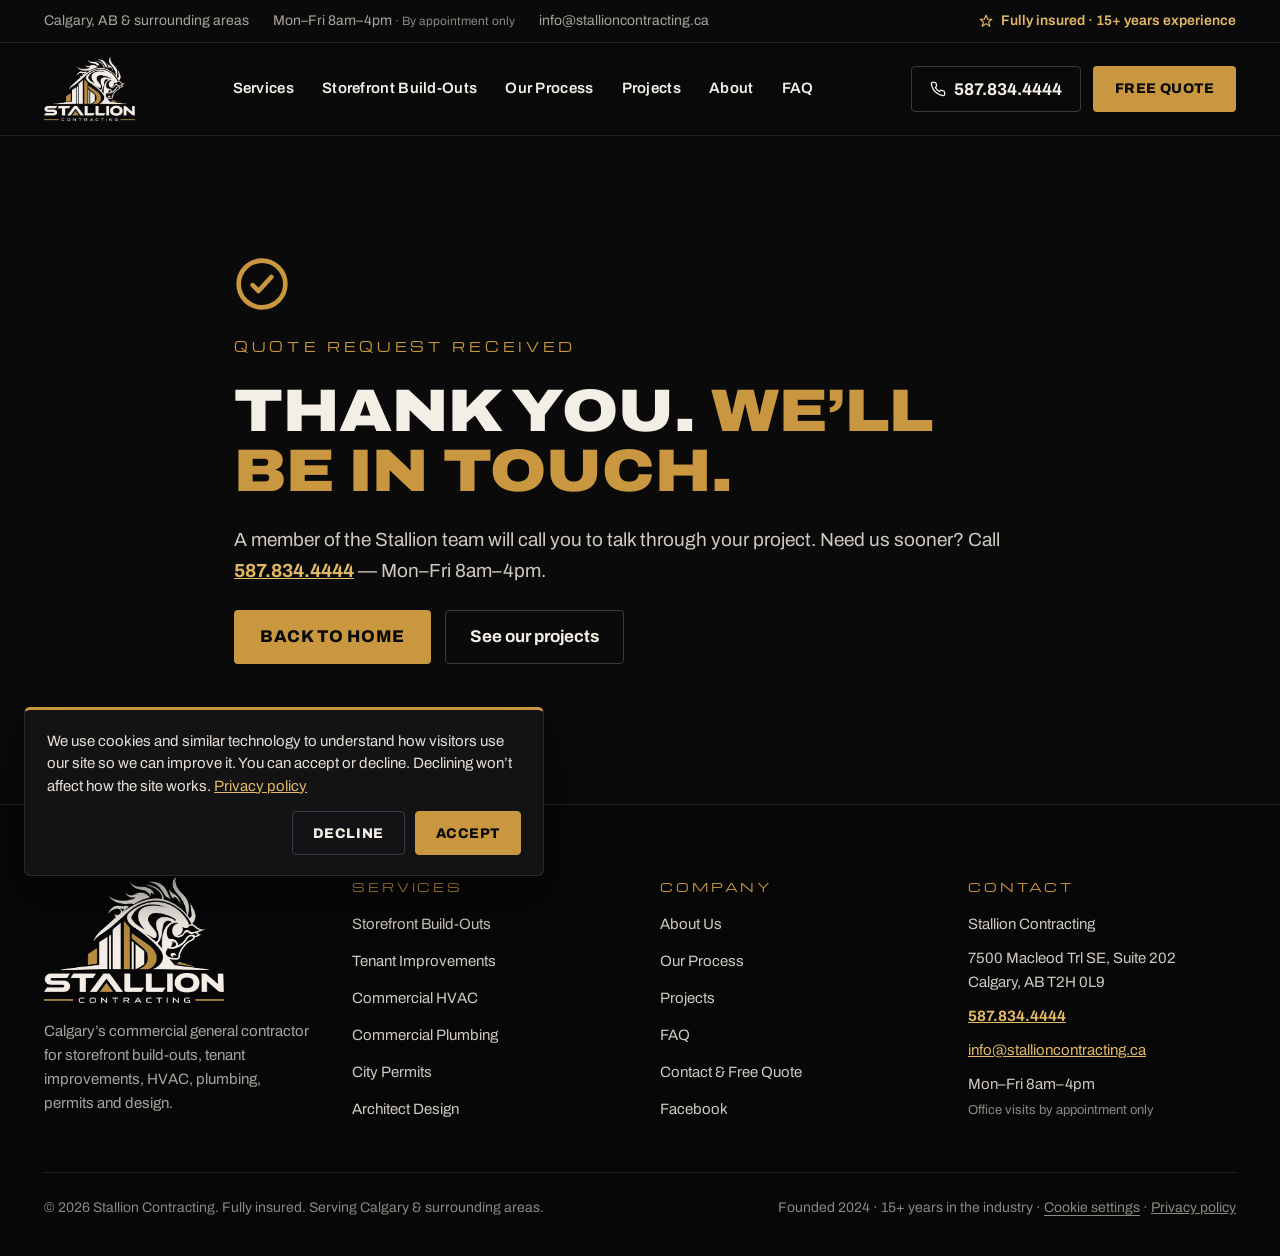
<file: thank-you/index.html>
<!doctype html>
<html lang="en-CA">
<head>
<meta charset="utf-8">
<meta name="viewport" content="width=device-width, initial-scale=1, viewport-fit=cover">
<title>Thank You | Stallion Contracting</title>
<meta name="description" content="Your quote request was received. Stallion Contracting will call you shortly.">
<link rel="canonical" href="https://stallioncontracting.ca/thank-you/">
<meta name="robots" content="noindex, follow">
<meta name="theme-color" content="#0A0A0B">
<meta property="og:type" content="website">
<meta property="og:site_name" content="Stallion Contracting">
<meta property="og:locale" content="en_CA">
<meta property="og:title" content="Thank You | Stallion Contracting">
<meta property="og:description" content="Your quote request was received. Stallion Contracting will call you shortly.">
<meta property="og:url" content="https://stallioncontracting.ca/thank-you/">
<meta property="og:image" content="https://stallioncontracting.ca/assets/img/og-image.jpg">
<meta property="og:image:width" content="1200">
<meta property="og:image:height" content="630">
<meta name="twitter:card" content="summary_large_image">
<link rel="icon" type="image/png" sizes="32x32" href="../assets/img/favicon-32.png">
<link rel="apple-touch-icon" href="../assets/img/apple-touch-icon.png">
<link rel="preconnect" href="https://fonts.googleapis.com">
<link rel="preconnect" href="https://fonts.gstatic.com" crossorigin>
<link rel="stylesheet" href="https://fonts.googleapis.com/css2?family=Archivo:wdth,wght@62..125,400..900&amp;family=Michroma&amp;display=swap">
<link rel="stylesheet" href="../assets/css/site.css?v=b079c1cd67">
<script>/* idpixel analytics: loads only after the visitor accepts cookies */(function(){try{if(localStorage.getItem('stConsent')==='accepted'){var s=document.createElement('script');s.src='https://cdn.idpixel.app/v1/idp-analytics-6aeba4a785a6346380ba4a94.min.js';s.defer=true;document.head.appendChild(s);}}catch(e){}})();</script>

</head>
<body>
<div class="site-wrap" style="background: #0A0A0B; color: #F4EFE6; font-family: 'Archivo', system-ui, sans-serif; font-size: 17px; line-height: 1.6; min-width: 0">
<a class="skip-link" href="#main">Skip to content</a>
<!-- TOP BAR -->
<div style="border-bottom: 1px solid #222226; background: #0A0A0B">
<div class="topbar-inner" style="max-width: 1240px; margin: 0 auto; padding: 10px 24px; display: flex; flex-wrap: wrap; justify-content: space-between; align-items: center; gap: 8px 24px; font-size: 14px; color: #A9A49B">
<div style="display: flex; flex-wrap: wrap; gap: 6px 24px; align-items: center">
<span class="tb-area">Calgary, AB &amp; surrounding areas</span>
<span>Mon–Fri 8am–4pm <span style="font-size: 12px; color: #8C877F">· By appointment only</span></span>
<a class="tb-email" href="mailto:info@stallioncontracting.ca" style="color: #A9A49B; text-decoration: none">info@stallioncontracting.ca</a>
</div>
<div style="display: flex; gap: 8px; align-items: center; color: #E2B865; font-weight: 600"><svg aria-hidden="true" width="14" height="14" viewBox="0 0 24 24" fill="none" stroke="currentColor" stroke-width="2" stroke-linecap="round" stroke-linejoin="round"><path d="M12 2l3 7h7l-5.5 4.5L18.5 21 12 16.5 5.5 21l2-7.5L2 9h7z"></path></svg>Fully insured · 15+ years experience</div>
</div>
</div>

<!-- NAV -->
<header class="hdr site-header" style="position: sticky; top: 0; z-index: 20; background: rgba(10,10,11,0.94); border-bottom: 1px solid #222226; backdrop-filter: blur(8px)">
<nav aria-label="Main" style="max-width: 1240px; margin: 0 auto; padding: 14px 24px; display: flex; flex-wrap: wrap; align-items: center; justify-content: space-between; gap: 14px 32px">
<a class="logo-glint" href="../" aria-label="Stallion Contracting home" style="display: flex; align-items: center"><img src="../assets/img/logo-light-560.png" alt="Stallion Contracting" width="91" height="64" style="height: 64px; width: auto; display: block"></a>
<div class="nav-links" style="display: flex; flex-wrap: wrap; align-items: center; gap: 6px 28px; font-size: 15px; font-weight: 600; letter-spacing: 0.02em">
<a class="navlink" href="../#services" style="color: #F4EFE6">Services</a>
<a class="navlink" href="../storefront-build-outs-calgary/" style="color: #F4EFE6">Storefront Build-Outs</a>
<a class="navlink" href="../#process" style="color: #F4EFE6">Our Process</a>
<a class="navlink" href="../#projects" style="color: #F4EFE6">Projects</a>
<a class="navlink" href="../#about" style="color: #F4EFE6">About</a>
<a class="navlink" href="../#faq" style="color: #F4EFE6">FAQ</a>
</div>
<div style="display: flex; flex-wrap: wrap; align-items: center; gap: 12px">
<a class="btn-line nav-call" href="tel:+15878344444" style="display: inline-flex; align-items: center; gap: 8px; min-height: 46px; padding: 0 18px; border: 1px solid #3A3A40; border-radius: 4px; color: #F4EFE6; text-decoration: none; font-weight: 700"><svg aria-hidden="true" width="16" height="16" viewBox="0 0 24 24" fill="none" stroke="currentColor" stroke-width="2" stroke-linecap="round" stroke-linejoin="round"><path d="M22 16.9v3a2 2 0 0 1-2.2 2 19.8 19.8 0 0 1-8.6-3.1 19.5 19.5 0 0 1-6-6A19.8 19.8 0 0 1 2.1 4.2 2 2 0 0 1 4.1 2h3a2 2 0 0 1 2 1.7c.1.9.4 1.8.7 2.7a2 2 0 0 1-.5 2.1L8 9.8a16 16 0 0 0 6 6l1.3-1.3a2 2 0 0 1 2.1-.4c.9.3 1.8.6 2.7.7a2 2 0 0 1 1.7 2z"></path></svg>587.834.4444</a>
<a class="btn-gold cta-glow" href="#quote" style="display: inline-flex; align-items: center; min-height: 46px; padding: 0 22px; background: #C9973F; color: #0A0A0B; border-radius: 4px; text-decoration: none; font-weight: 800; letter-spacing: 0.03em; text-transform: uppercase; font-size: 14px">Free Quote</a>
</div>
</nav>
</header>
<main id="main">
<section aria-labelledby="ty-title" style="position: relative; overflow: hidden; border-bottom: 1px solid #222226">
<div style="max-width: 860px; margin: 0 auto; padding: 120px 24px 140px; display: flex; flex-direction: column; gap: 24px; align-items: flex-start">
<svg aria-hidden="true" width="56" height="56" viewBox="0 0 24 24" fill="none" stroke="#C9973F" stroke-width="2" stroke-linecap="round" stroke-linejoin="round"><circle cx="12" cy="12" r="10"></circle><path d="M16 9l-5.5 6L8 12.5"></path></svg>
<p style="margin: 0; font-family: 'Michroma', sans-serif; font-size: 13px; letter-spacing: 0.32em; text-transform: uppercase; color: #C9973F">Quote request received</p>
<h1 id="ty-title" style="margin: 0; font-size: clamp(34px, 5vw, 60px); line-height: 1; font-weight: 900; font-stretch: 115%; text-transform: uppercase">Thank you. <span style="color: #C9973F">We’ll be in touch.</span></h1>
<p style="margin: 0; font-size: 19px; color: #CFC9BF">A member of the Stallion team will call you to talk through your project. Need us sooner? Call <a href="tel:+15878344444" style="font-weight: 700">587.834.4444</a> — Mon–Fri 8am–4pm.</p>
<div style="display: flex; flex-wrap: wrap; gap: 14px"><a class="btn-gold" href="../" style="display: inline-flex; align-items: center; min-height: 54px; padding: 0 26px; background: #C9973F; color: #0A0A0B; border-radius: 4px; text-decoration: none; font-weight: 800; letter-spacing: 0.04em; text-transform: uppercase">Back to home</a><a class="btn-line" href="../#projects" style="display: inline-flex; align-items: center; min-height: 54px; padding: 0 24px; border: 1px solid #3A3A40; border-radius: 4px; color: #F4EFE6; text-decoration: none; font-weight: 700">See our projects</a></div>
</div>
</section>
</main>
<!-- FOOTER -->
<footer style="background: #070708">
<div style="max-width: 1240px; margin: 0 auto; padding: 72px 24px 36px; display: flex; flex-direction: column; gap: 48px">
<div style="display: grid; grid-template-columns: repeat(auto-fit, minmax(min(100%, 220px), 1fr)); gap: 40px">
<div style="display: flex; flex-direction: column; gap: 16px">
<img src="../assets/img/logo-light-560.png" alt="Stallion Contracting" style="width: 180px; height: auto">
<p style="margin: 0; font-size: 15px; color: #A9A49B">Calgary’s commercial general contractor for storefront build-outs, tenant improvements, HVAC, plumbing, permits and design.</p>
</div>
<div style="display: flex; flex-direction: column; gap: 10px; font-size: 15px">
<h2 style="margin: 0 0 6px; font-family: 'Michroma', sans-serif; font-size: 12px; font-weight: 400; letter-spacing: 0.24em; text-transform: uppercase; color: #C9973F">Services</h2>
<a class="navlink" href="../storefront-build-outs-calgary/" style="color: #CFC9BF">Storefront Build-Outs</a>
<a class="navlink" href="../tenant-improvements-calgary/" style="color: #CFC9BF">Tenant Improvements</a>
<a class="navlink" href="../commercial-hvac-calgary/" style="color: #CFC9BF">Commercial HVAC</a>
<a class="navlink" href="../commercial-plumbing-calgary/" style="color: #CFC9BF">Commercial Plumbing</a>
<a class="navlink" href="../building-permits-calgary/" style="color: #CFC9BF">City Permits</a>
<a class="navlink" href="../architectural-design-calgary/" style="color: #CFC9BF">Architect Design</a>
</div>
<div style="display: flex; flex-direction: column; gap: 10px; font-size: 15px">
<h2 style="margin: 0 0 6px; font-family: 'Michroma', sans-serif; font-size: 12px; font-weight: 400; letter-spacing: 0.24em; text-transform: uppercase; color: #C9973F">Company</h2>
<a class="navlink" href="../#about" style="color: #CFC9BF">About Us</a>
<a class="navlink" href="../#process" style="color: #CFC9BF">Our Process</a>
<a class="navlink" href="../#projects" style="color: #CFC9BF">Projects</a>
<a class="navlink" href="../#faq" style="color: #CFC9BF">FAQ</a>
<a class="navlink" href="#quote" style="color: #CFC9BF">Contact &amp; Free Quote</a>
<a class="navlink" href="https://www.facebook.com/stallioncontractingca" style="color: #CFC9BF">Facebook</a>
</div>
<address style="font-style: normal; display: flex; flex-direction: column; gap: 10px; font-size: 15px; color: #CFC9BF">
<h2 style="margin: 0 0 6px; font-family: 'Michroma', sans-serif; font-size: 12px; font-weight: 400; letter-spacing: 0.24em; text-transform: uppercase; color: #C9973F">Contact</h2>
<span>Stallion Contracting</span>
<a href="https://www.google.com/maps/search/?api=1&amp;query=7500+Macleod+Trl+SE+Suite+202+Calgary+AB+T2H+0L9" style="color: #CFC9BF; text-decoration: none">7500 Macleod Trl SE, Suite 202<br>Calgary, AB T2H 0L9</a>
<a href="tel:+15878344444" style="font-weight: 700">587.834.4444</a>
<a href="mailto:info@stallioncontracting.ca">info@stallioncontracting.ca</a>
<span>Mon–Fri 8am–4pm</span>
<span style="margin-top: -6px; font-size: 13px; color: #8C877F">Office visits by appointment only</span>
</address>
</div>
<div style="display: flex; flex-wrap: wrap; justify-content: space-between; gap: 12px; padding-top: 24px; border-top: 1px solid #222226; font-size: 14px; color: #8C877F">
<span>© 2026 Stallion Contracting. Fully insured. Serving Calgary &amp; surrounding areas.</span>
<span>Founded 2024 · 15+ years in the industry · <button type="button" class="cookie-settings" id="cookie-settings">Cookie settings</button> · <a href="/privacy-policy/" style="color: inherit">Privacy policy</a></span>
</div>
</div>
</footer>

</div>
<div class="mobile-cta" role="region" aria-label="Contact Stallion Contracting">
<a href="tel:+15878344444" class="mobile-cta-call"><svg aria-hidden="true" width="18" height="18" viewBox="0 0 24 24" fill="none" stroke="currentColor" stroke-width="2" stroke-linecap="round" stroke-linejoin="round"><path d="M22 16.9v3a2 2 0 0 1-2.2 2 19.8 19.8 0 0 1-8.6-3.1 19.5 19.5 0 0 1-6-6A19.8 19.8 0 0 1 2.1 4.2 2 2 0 0 1 4.1 2h3a2 2 0 0 1 2 1.7c.1.9.4 1.8.7 2.7a2 2 0 0 1-.5 2.1L8 9.8a16 16 0 0 0 6 6l1.3-1.3a2 2 0 0 1 2.1-.4c.9.3 1.8.6 2.7.7a2 2 0 0 1 1.7 2z"></path></svg>Call now</a>
<a href="#quote" class="mobile-cta-quote">Free quote</a>
</div>
<div id="cookie-banner" class="cookie-banner" role="region" aria-label="Cookie consent" hidden>
<p class="cookie-text">We use cookies and similar technology to understand how visitors use our site so we can improve it. You can accept or decline. Declining won’t affect how the site works. <a href="/privacy-policy/">Privacy policy</a></p>
<div class="cookie-actions"><button type="button" id="cookie-decline" class="cookie-btn cookie-btn-line">Decline</button><button type="button" id="cookie-accept" class="cookie-btn cookie-btn-gold">Accept</button></div>
</div>
<script src="../assets/js/site.js?v=b079c1cd67" defer></script>
</body>
</html>
</file>
<file: assets/css/site.css>
/* Stallion Contracting — base + component styles */
*,*::before,*::after{box-sizing:border-box}
html{scroll-behavior:smooth;scroll-padding-top:110px}
@media (prefers-reduced-motion: reduce){html{scroll-behavior:auto}}
body{margin:0;background:#0A0A0B;-webkit-font-smoothing:antialiased}
img,video{max-width:100%}
[hidden]{display:none !important}
a{color:#E2B865}a:hover{color:#F4EFE6}
.btn-gold{transition:background .15s ease, transform .15s ease}
.btn-gold:hover{background:#E2B865 !important;color:#0A0A0B !important;transform:translateY(-1px)}
.btn-line{transition:border-color .15s ease, color .15s ease}
.btn-line:hover{border-color:#C9973F !important;color:#E2B865 !important}
.card{transition:border-color .2s ease, transform .2s ease}
.card:hover{border-color:#C9973F !important;transform:translateY(-3px)}
.navlink{text-decoration:none}
.navlink:hover{color:#E2B865 !important}
input:focus, textarea:focus{outline:2px solid #C9973F;outline-offset:1px;border-color:#C9973F !important}
button:focus-visible, a:focus-visible, summary:focus-visible, .pill-input:focus-visible + .pill{outline:2px solid #E2B865;outline-offset:3px}
::placeholder{color:#8C877F}
.skip-link{position:absolute;left:16px;top:-60px;z-index:200;padding:12px 18px;background:#C9973F;color:#0A0A0B;font-weight:800;border-radius:4px;text-decoration:none}
.skip-link:focus{top:12px}
.hp{position:absolute;left:-9999px;width:1px;height:1px;opacity:0}

/* Pills (form project type + showcase) */
.pill-input{position:absolute;opacity:0;width:1px;height:1px}
.pill{display:inline-flex;align-items:center;min-height:44px;padding:0 16px;border-radius:999px;font:inherit;font-size:14px;font-weight:700;cursor:pointer;background:transparent;color:#E6E0D6;border:1px solid #3A3A40;transition:background .2s ease,color .2s ease,border-color .2s ease}
.pill:hover{border-color:#C9973F}
.pill-input:checked + .pill{background:#C9973F;color:#0A0A0B;border-color:#C9973F}
.pill--outline{font-weight:800;letter-spacing:.03em;text-transform:uppercase;padding:0 18px}
.pill--outline[aria-pressed="true"]{background:#F4EFE6;color:#0A0A0B;border-color:#F4EFE6}
.seg{display:flex;gap:4px;padding:4px;background:#131315;border:1px solid #2A2A2E;border-radius:999px}
.seg button{min-height:44px;padding:0 18px;border-radius:999px;font:inherit;font-size:14px;font-weight:800;letter-spacing:.03em;text-transform:uppercase;cursor:pointer;background:transparent;color:#E6E0D6;border:0;transition:background .2s ease,color .2s ease}
.seg button[aria-pressed="true"]{background:#C9973F;color:#0A0A0B}

/* Showcase viewer */
#ba-viewer{flex:999 1 560px;min-width:0;position:relative;aspect-ratio:4/3;overflow:hidden;border-radius:6px;border:1px solid #2A2A2E;background:#0A0A0B}
.sc-fill{position:absolute;inset:0;width:100%;height:100%;object-fit:cover;display:block}
#sc-before{clip-path:inset(0 50% 0 0)}
.sc-label{position:absolute;top:18px;padding:6px 12px;border-radius:3px;font-family:Michroma,sans-serif;font-size:11px;letter-spacing:.24em;text-transform:uppercase;pointer-events:none;transition:opacity .2s ease}
#sc-before-label{left:18px;background:rgba(10,10,11,.8);color:#F4EFE6}
#sc-after-label{right:18px;background:#C9973F;color:#0A0A0B}
#sc-divider{position:absolute;top:0;bottom:0;left:50%;width:3px;margin-left:-1.5px;background:#C9973F;box-shadow:0 0 20px rgba(201,151,63,.85);pointer-events:none}
#sc-knob{position:absolute;top:50%;left:50%;width:58px;height:58px;margin:-29px 0 0 -29px;border-radius:50%;background:#C9973F;color:#0A0A0B;display:flex;align-items:center;justify-content:center;pointer-events:none;animation:knobPulse 2s ease-in-out infinite}
@keyframes knobPulse{0%,100%{box-shadow:0 0 0 0 rgba(201,151,63,.55),0 8px 24px rgba(0,0,0,.5)}50%{box-shadow:0 0 0 14px rgba(201,151,63,0),0 8px 24px rgba(0,0,0,.5)}}
#sc-range{position:absolute;inset:0;width:100%;height:100%;margin:0;opacity:0;cursor:ew-resize}
#sc-range:focus-visible ~ #sc-knob, #sc-knob:has(~ #sc-range:focus-visible){outline:3px solid #F4EFE6;outline-offset:3px}
.sc-stage{position:absolute;inset:0;overflow:hidden;opacity:0;transition:opacity .8s ease}
.sc-stage.is-active{opacity:1}
.sc-stage-blur{position:absolute;inset:0;width:100%;height:100%;object-fit:cover;filter:blur(28px) brightness(.4) saturate(1.1);transform:scale(1.2)}
.sc-stage-img{position:absolute;inset:0;width:100%;height:100%;object-fit:contain;transform:scale(.98);transition:transform 3.4s ease-out}
.sc-stage.is-active .sc-stage-img{transform:scale(1.05)}
.sc-shade{position:absolute;inset:0;background:linear-gradient(180deg,rgba(10,10,11,.65) 0%,rgba(10,10,11,0) 28%,rgba(10,10,11,0) 62%,rgba(10,10,11,.8) 100%);pointer-events:none}
#sc-bars{position:absolute;left:20px;right:20px;top:18px;display:flex;gap:6px}
.sc-bar{flex:1;height:4px;background:rgba(244,239,230,.25);border-radius:2px;overflow:hidden}
.sc-bar-fill{height:100%;width:0;background:#C9973F}
#sc-play{position:absolute;right:20px;bottom:20px;width:48px;height:48px;display:flex;align-items:center;justify-content:center;border-radius:50%;border:1px solid rgba(244,239,230,.4);background:rgba(10,10,11,.6);color:#F4EFE6;cursor:pointer}
#sc-play .ic-play{display:none}
#sc-play.is-paused .ic-play{display:block}
#sc-play.is-paused .ic-pause{display:none}
.sc-steps{margin:0;padding:0;list-style:none;display:flex;flex-direction:column;gap:8px}
.sc-step{width:100%;min-height:52px;display:flex;align-items:center;gap:14px;padding:8px 14px;border-radius:4px;font:inherit;font-size:16px;font-weight:700;text-align:left;cursor:pointer;background:transparent;border:1px solid #2A2A2E;color:#CFC9BF;transition:background .2s ease,border-color .2s ease}
.sc-step:hover{border-color:#C9973F}
.sc-step.is-active{background:rgba(201,151,63,.14);border-color:#C9973F;color:#F4EFE6}
.sc-step-num{flex:none;width:34px;height:34px;display:flex;align-items:center;justify-content:center;border-radius:50%;font-size:13px;font-weight:800;border:1px solid #3A3A40;color:#C9973F}
.sc-step.is-active .sc-step-num{background:#C9973F;color:#0A0A0B;border-color:#C9973F}
#sc-thumbs{display:grid;grid-template-columns:repeat(auto-fill,minmax(min(100%,150px),1fr));gap:12px}
.thumb{position:relative;padding:0;border:1px solid #2A2A2E;border-radius:4px;overflow:hidden;aspect-ratio:4/3;background:#131315;cursor:zoom-in;transition:border-color .2s ease}
.thumb:hover{border-color:#C9973F}
.thumb img{width:100%;height:100%;object-fit:cover;display:block;transition:transform .5s ease,filter .5s ease;filter:saturate(.85)}
.thumb:hover img,.thumb:focus-visible img{transform:scale(1.08);filter:saturate(1.1)}
.thumb-tag{position:absolute;left:8px;bottom:8px;max-width:calc(100% - 16px);padding:4px 8px;background:rgba(10,10,11,.8);color:#E2B865;border-radius:3px;font-family:Michroma,sans-serif;font-size:10px;letter-spacing:.14em;text-transform:uppercase;white-space:nowrap;overflow:hidden;text-overflow:ellipsis}

/* Lightbox */
#sc-lightbox{position:fixed;inset:0;z-index:100;display:flex;align-items:center;justify-content:center;padding:72px 24px 24px}
#sc-lb-backdrop{position:absolute;inset:0;background:rgba(5,5,6,.94);border:0;cursor:zoom-out}
.lb-fig{position:relative;margin:0;width:100%;max-width:1100px;display:flex;flex-direction:column;gap:14px;pointer-events:none}
.lb-fig img{width:100%;max-height:76vh;object-fit:contain;border-radius:4px}
.lb-fig figcaption{display:flex;justify-content:space-between;gap:12px;color:#CFC9BF;font-size:15px}
.lb-btn{position:absolute;display:flex;align-items:center;justify-content:center;border-radius:50%;cursor:pointer}
#sc-lb-close{top:16px;right:16px;width:48px;height:48px;border:1px solid #3A3A40;background:#131315;color:#F4EFE6}
#sc-lb-prev,#sc-lb-next{top:50%;width:52px;height:52px;margin-top:-26px;border:0;background:#C9973F;color:#0A0A0B}
#sc-lb-prev{left:16px}#sc-lb-next{right:16px}

/* FAQ */
.faq-item{border-bottom:1px solid #2A2A2E}
.faq-item summary{list-style:none;cursor:pointer;min-height:64px;padding:18px 0;display:flex;justify-content:space-between;align-items:center;gap:20px}
.faq-item summary::-webkit-details-marker{display:none}
.faq-item h3{margin:0;font-size:19px;font-weight:700;line-height:1.4;color:#F4EFE6}
.faq-icon{flex:none;width:32px;height:32px;display:flex;align-items:center;justify-content:center;border:1px solid #C9973F;border-radius:50%;color:#C9973F;font-size:20px;line-height:1}
.faq-icon::before{content:"+"}
.faq-item[open] .faq-icon::before{content:"\2212"}
.faq-item p{margin:0;padding:0 52px 22px 0;color:#A9A49B;font-size:17px}

#sc-slider,#sc-timeline{position:absolute;inset:0}
@media (max-width: 640px){
  .card[style*="span 2"]{grid-column:auto !important}
}
@media (max-width: 600px){
  #sc-knob{width:48px;height:48px;margin:-24px 0 0 -24px}
  #sc-lb-prev,#sc-lb-next{top:auto;bottom:16px;margin-top:0}
  .faq-item p{padding-right:0}
}
@media (prefers-reduced-motion: reduce){
  #sc-knob{animation:none}
  .thumb img,.sc-stage,.sc-stage-img{transition:none}
}

/* Phone: compact header + fixed call / quote bar */
.mobile-cta{display:none}
@media (max-width: 760px){
  .site-header{position:static !important;backdrop-filter:none !important}
  .site-header nav{padding-top:10px !important;padding-bottom:10px !important}
  .site-header img{height:48px !important}
  .nav-links,.nav-call{display:none !important}
  html{scroll-padding-top:16px}
  body{padding-bottom:76px}
  .mobile-cta{display:flex;gap:10px;position:fixed;left:0;right:0;bottom:0;z-index:50;padding:10px 16px calc(10px + env(safe-area-inset-bottom));background:rgba(10,10,11,.96);border-top:1px solid #2A2A2E;font-family:Archivo,system-ui,sans-serif}
  .mobile-cta a{flex:1;display:inline-flex;align-items:center;justify-content:center;gap:8px;min-height:50px;border-radius:4px;font-weight:800;font-size:15px;letter-spacing:.04em;text-transform:uppercase;text-decoration:none}
  .mobile-cta-call{border:1px solid #3A3A40;color:#F4EFE6}
  .mobile-cta-quote{background:#C9973F;color:#0A0A0B}
}

/* Header + hero motion */
@keyframes rise{from{opacity:0;transform:translateY(26px)}to{opacity:1;transform:none}}
.rise{animation:rise .8s cubic-bezier(.2,.7,.2,1) both}
.d1{animation-delay:.15s}.d2{animation-delay:.3s}.d3{animation-delay:.45s}.d4{animation-delay:.6s}.d5{animation-delay:.75s}
@keyframes slideIn{from{opacity:0;transform:translateX(48px)}to{opacity:1;transform:none}}
.slide-in{animation:slideIn .9s .5s cubic-bezier(.2,.7,.2,1) both}
@keyframes hdrDrop{from{opacity:0;transform:translateY(-100%)}to{opacity:1;transform:none}}
.hdr{animation:hdrDrop .7s cubic-bezier(.2,.7,.2,1) both;transition:box-shadow .3s ease,border-color .3s ease}
.hdr.is-scrolled{border-bottom-color:rgba(201,151,63,.55) !important;box-shadow:0 10px 30px rgba(0,0,0,.45)}
.shine{background:linear-gradient(100deg,#C9973F 0%,#C9973F 38%,#F8E2A8 50%,#C9973F 62%,#C9973F 100%);background-size:260% 100%;-webkit-background-clip:text;background-clip:text;color:transparent !important;animation:shine 5s 1.4s ease-in-out infinite}
@keyframes shine{0%{background-position:100% 0}55%,100%{background-position:0 0}}
.stripes-drift{animation:drift 9s linear infinite}
@keyframes drift{to{background-position:67.88px 0}}
.mark-float{animation:markFloat 14s ease-in-out infinite alternate}
@keyframes markFloat{from{transform:translate(0,0) scale(1);opacity:.05}to{transform:translate(36px,-24px) scale(1.05);opacity:.09}}
.navlink{background-image:linear-gradient(#C9973F,#C9973F);background-size:0 2px;background-repeat:no-repeat;background-position:0 100%;padding-bottom:3px;transition:background-size .25s ease,color .2s ease}
.navlink:hover{background-size:100% 2px}
@keyframes ctaGlow{0%,70%,100%{box-shadow:0 0 0 0 rgba(201,151,63,0)}80%{box-shadow:0 0 0 0 rgba(201,151,63,.6)}95%{box-shadow:0 0 0 12px rgba(201,151,63,0)}}
.cta-glow{animation:ctaGlow 4s 2s ease-out infinite}
@media (prefers-reduced-motion: reduce){.ba-knob,.rise,.slide-in,.hdr,.shine,.stripes-drift,.mark-float,.cta-glow{animation:none !important}.thumb img{transition:none}}

/* Quote quiz */
.qprog{display:none;flex-direction:column;gap:8px}
.quiz-js .qprog{display:flex}
.qbars{display:flex;gap:6px}
.qbars span{flex:1;height:4px;border-radius:2px;background:#2A2A2E;transition:background .3s ease}
.qbars span.is-done{background:#C9973F}
.qnum{margin:0;font-family:Michroma,sans-serif;font-size:11px;letter-spacing:.22em;text-transform:uppercase;color:#C9973F}
.qstep{border:0;margin:0;padding:0;min-width:0}
.quiz-js .qstep{display:none}
.quiz-js .qstep.is-current{display:block;animation:qIn .35s ease both}
@keyframes qIn{from{opacity:0;transform:translateX(18px)}to{opacity:1;transform:none}}
.qlegend{padding:0;margin:0 0 14px;font-size:20px;line-height:1.25;font-weight:800;color:#F4EFE6;outline:none}
.qgrid{display:grid;grid-template-columns:repeat(2,minmax(0,1fr));gap:10px}
.qradio{position:absolute;opacity:0;width:1px;height:1px}
.qopt{min-height:58px;padding:10px 14px;display:flex;align-items:center;border-radius:6px;font-size:15px;font-weight:700;line-height:1.25;cursor:pointer;background:#0A0A0B;color:#F4EFE6;border:1px solid #3A3A40;transition:border-color .15s ease,background .15s ease,transform .15s ease}
.qopt:hover{border-color:#C9973F;transform:translateY(-1px)}
.qradio:checked + .qopt{background:#C9973F;color:#0A0A0B;border-color:#C9973F}
.qradio:focus-visible + .qopt{outline:2px solid #E2B865;outline-offset:2px}
.qsummary{display:flex;flex-wrap:wrap;gap:6px}
.qsummary span{padding:5px 10px;border:1px solid #3A3A40;border-radius:999px;font-size:13px;font-weight:600;color:#E2B865}
.qfoot{display:flex;flex-wrap:wrap;justify-content:space-between;align-items:center;gap:10px}
.qback{min-height:44px;padding:0 4px;background:transparent;border:0;color:#CFC9BF;font:inherit;font-size:14px;font-weight:700;cursor:pointer}
.qback:hover{color:#E2B865}
@media (max-width: 380px){.qgrid{grid-template-columns:1fr}}

/* Breadcrumbs (service pages) */
.crumbs ol{display:flex;flex-wrap:wrap;gap:6px;margin:0;padding:0;list-style:none;font-size:14px;color:#8C877F}
.crumbs li+li::before{content:"/";margin-right:6px;color:#4A4A52}
.crumbs a{color:#CFC9BF;text-decoration:none}.crumbs a:hover{color:#E2B865}
.crumbs [aria-current]{color:#E2B865}

/* Logo glint */
.logo-glint{position:relative;overflow:hidden}
.logo-glint::after{content:"";position:absolute;inset:0;pointer-events:none;background:linear-gradient(105deg,transparent 38%,rgba(255,238,196,.95) 50%,transparent 62%);background-size:300% 100%;background-position:120% 0;-webkit-mask:url(../img/logo-light-560.png) center/contain no-repeat;mask:url(../img/logo-light-560.png) center/contain no-repeat;animation:glint 1.4s 1s ease-in-out both}
.logo-glint:hover::after{animation:glint 1.1s ease-in-out both}
@keyframes glint{from{background-position:120% 0}to{background-position:-20% 0}}

/* First-visit logo intro (home page) */
#intro{display:none}
.has-intro #intro{display:flex;position:fixed;inset:0;z-index:300;background:#0A0A0B;align-items:center;justify-content:center;cursor:pointer;animation:introOut .6s 1.6s ease forwards}
.intro-logo{position:relative;width:min(64vw,420px);animation:introLogo 1s cubic-bezier(.2,.7,.2,1) both}
.intro-logo img{display:block;width:100%;height:auto}
.intro-glint{position:absolute;inset:0;background:linear-gradient(105deg,transparent 38%,rgba(255,238,196,.95) 50%,transparent 62%);background-size:300% 100%;background-position:120% 0;-webkit-mask:url(../img/logo-light-560.png) center/contain no-repeat;mask:url(../img/logo-light-560.png) center/contain no-repeat;animation:glint 1s .6s ease-in-out both}
@keyframes introLogo{from{opacity:0;transform:scale(.86);filter:blur(8px)}to{opacity:1;transform:none;filter:none}}
@keyframes introOut{to{opacity:0;visibility:hidden}}
.has-intro .hdr{animation-delay:1.7s}
.has-intro .d1{animation-delay:1.85s}.has-intro .d2{animation-delay:2s}.has-intro .d3{animation-delay:2.15s}.has-intro .d4{animation-delay:2.3s}.has-intro .d5{animation-delay:2.45s}
.has-intro .slide-in{animation-delay:2.1s}
.has-intro .logo-glint::after{animation-delay:2.4s}
@media (prefers-reduced-motion: reduce){.logo-glint::after,.intro-glint,.quiz-js .qstep.is-current{animation:none !important}}

/* No sideways scrolling on phones */
html,body{overflow-x:clip}
.site-wrap{overflow-x:clip;max-width:100vw}
@supports not (overflow-x: clip){
  .site-wrap{overflow-x:hidden}
  @media (max-width: 760px){html,body{overflow-x:hidden}}
}
/* iOS Safari: make rounded boxes really clip their blurred / scaled media */
#ba-viewer{isolation:isolate;-webkit-transform:translateZ(0);transform:translateZ(0);-webkit-mask-image:-webkit-radial-gradient(white,black)}
/* Long all-caps words in the wide font wrap instead of pushing the page wider */
@media (max-width: 520px){
  h1,h2,h3{overflow-wrap:break-word;-webkit-hyphens:auto;hyphens:auto}
  .crumbs,.qlegend,.pill--outline{overflow-wrap:anywhere}
}

/* Project video: one <video>, still blurred backdrop, explicit sizing (works on iPhone) */
.vid-frame{position:relative;height:clamp(460px,44vw,560px);overflow:hidden;border:1px solid #2A2A2E;border-radius:6px;background:#0A0A0B;isolation:isolate}
.vid-bg{position:absolute;inset:-40px;background:url(../video/mr-barber-west-district-poster.jpg) center/cover no-repeat;filter:blur(30px) brightness(.4) saturate(1.15)}
.vid-shade{position:absolute;inset:0;background:radial-gradient(ellipse at center,rgba(10,10,11,0) 30%,rgba(10,10,11,.75) 100%)}
.vid-box{position:absolute;top:0;bottom:0;left:50%;transform:translateX(-50%);aspect-ratio:478/850;max-width:100%;box-shadow:0 24px 60px rgba(0,0,0,.6);outline:1px solid rgba(201,151,63,.45);background:#000}
.vid-main{display:block;width:100%;height:100%;object-fit:cover}
.vid-tag{position:absolute;left:20px;top:20px;z-index:1;padding:8px 12px;background:#C9973F;color:#0A0A0B;border-radius:3px;font-family:Michroma,sans-serif;font-size:11px;letter-spacing:.22em;text-transform:uppercase}
@supports not (aspect-ratio: 1){.vid-box{width:280px}}
@media (max-width: 600px){.vid-frame{height:min(132vw,560px)}}

/* Calgary banner */
@keyframes calDraw{to{stroke-dashoffset:0}}
@keyframes calFill{to{fill-opacity:1}}
@keyframes calBeacon{0%,100%{opacity:.25}50%{opacity:1}}
@keyframes calMarquee{from{transform:translateX(0)}to{transform:translateX(-50%)}}
@keyframes calChinook{from{opacity:0;transform:translateY(60px)}to{opacity:1;transform:none}}
@keyframes calWin{0%{opacity:0}40%{opacity:1}55%{opacity:.25}70%,100%{opacity:.95}}
@keyframes calFadeUp{from{opacity:0;transform:translateY(8px)}to{opacity:1;transform:none}}
.cal-city{stroke-dasharray:1;stroke-dashoffset:1;fill-opacity:0;animation:calDraw 3.6s cubic-bezier(.4,.1,.2,1) forwards,calFill 1.4s 2.8s ease forwards}
.cal-mtn{stroke-dasharray:1;stroke-dashoffset:1;animation:calDraw 2.6s .2s ease forwards}
.cal-beacon{opacity:.25;animation:calBeacon 2.2s 3s ease-in-out infinite}
.cal-win{fill:#F8E2A8;opacity:0;animation:calWin .9s ease forwards}
.cal-chinook{animation:calChinook 3.2s .5s ease-out both}
.cal-yyc{animation:calFadeUp 1s 4.2s ease both}
.cal-marquee{display:flex;width:max-content;animation:calMarquee 38s linear infinite}
.cal-sky{position:absolute;left:50%;bottom:0;width:1440px;height:260px;max-width:none;transform:translateX(-50%);-webkit-mask-image:linear-gradient(90deg,transparent,#000 12%,#000 88%,transparent);mask-image:linear-gradient(90deg,transparent,#000 12%,#000 88%,transparent)}
.has-intro [class*="cal-"]{animation-play-state:paused !important}
@media (max-width: 760px){.cal-sky{width:1000px;height:181px}.cal-ribbon{height:48px !important}.cal-ribbon-lead{padding:0 14px 0 16px !important;gap:8px !important}.cal-ribbon-lead span{font-size:10px !important;letter-spacing:.18em !important}.cal-ribbon-sky{display:none !important}.cal-marquee{font-size:13px !important}.hero-inner{padding-bottom:230px !important}.cal-yyc{right:16px !important;bottom:12px !important;font-size:9px !important;padding:4px 8px !important}.cal-chinook{bottom:110px !important;height:300px !important}}
@media (prefers-reduced-motion: reduce){.cal-city,.cal-mtn{stroke-dashoffset:0;fill-opacity:1;animation:none}.cal-beacon,.cal-marquee,.cal-chinook,.cal-yyc{animation:none;opacity:1}.cal-win{animation:none;opacity:.95}}
/* Phone: one-line top bar, full-width services ribbon */
@media (max-width: 760px){.topbar-inner{justify-content:center !important;gap:2px 14px !important;padding:7px 16px !important;font-size:12px !important;text-align:center}.tb-area,.tb-email{display:none !important}.cal-ribbon{height:40px !important}.cal-ribbon-lead{display:none !important}.cal-marquee{font-size:12px !important;letter-spacing:.08em !important}.cal-marquee span[style*="padding: 0 22px"]{padding:0 14px !important}}
@media (max-width: 760px){.cal-ribbon > div:last-child{-webkit-mask-image:linear-gradient(90deg,transparent,#000 7%,#000 93%,transparent);mask-image:linear-gradient(90deg,transparent,#000 7%,#000 93%,transparent)}}

/* Cookie consent banner */
.cookie-banner{position:fixed;left:max(24px, env(safe-area-inset-left, 0px));bottom:max(24px, env(safe-area-inset-bottom, 0px));z-index:90;width:min(520px, calc(100% - 48px));display:flex;flex-direction:column;gap:14px;padding:20px 22px;background:#131315;color:#E6E0D6;border:1px solid #2A2A2E;border-top:3px solid #C9973F;border-radius:6px;box-shadow:0 18px 50px rgba(0,0,0,.55);font-family:'Archivo',system-ui,sans-serif;font-size:15px;line-height:1.5}
.cookie-text{margin:0}
.cookie-actions{display:flex;flex-wrap:wrap;justify-content:flex-end;gap:10px}
.cookie-btn{min-height:44px;padding:0 20px;border-radius:4px;font:inherit;font-size:14px;font-weight:800;letter-spacing:.04em;text-transform:uppercase;cursor:pointer}
.cookie-btn-gold{background:#C9973F;color:#0A0A0B;border:1px solid #C9973F}
.cookie-btn-gold:hover{background:#E2B865;border-color:#E2B865}
.cookie-btn-line{background:transparent;color:#F4EFE6;border:1px solid #3A3A40}
.cookie-btn-line:hover{border-color:#C9973F;color:#E2B865}
.cookie-settings{background:none;border:0;padding:0;font:inherit;color:inherit;text-decoration:underline;text-underline-offset:3px;cursor:pointer}
.cookie-settings:hover{color:#E2B865}
@media (max-width: 760px){
  .cookie-banner{left:12px;right:12px;width:auto;bottom:calc(76px + env(safe-area-inset-bottom, 0px));padding:16px;font-size:14px}
  .cookie-actions .cookie-btn{flex:1 1 0}
}

/* Client logos: identical tiles, one-colour marks */
.cl-marquee{overflow:hidden;-webkit-mask-image:linear-gradient(90deg,transparent,#000 6%,#000 94%,transparent);mask-image:linear-gradient(90deg,transparent,#000 6%,#000 94%,transparent)}
.cl-track{display:flex;width:max-content;animation:clScroll 45s linear infinite}
.cl-marquee:hover .cl-track{animation-play-state:paused}
.cl-set{list-style:none;margin:0;padding:0 9px;display:flex;gap:18px}
.cl-tile{position:relative;flex:none;width:236px;height:132px;display:flex;align-items:center;justify-content:center;background:linear-gradient(180deg,#151517,#0F0F11);border:1px solid #26262B;border-radius:4px;transition:border-color .3s ease,transform .3s ease}
.cl-tile::before,.cl-tile::after{content:"";position:absolute;width:14px;height:14px;border-color:#C9973F;border-style:solid;opacity:.55;transition:opacity .3s ease}
.cl-tile::before{top:8px;left:8px;border-width:1px 0 0 1px}
.cl-tile::after{bottom:8px;right:8px;border-width:0 1px 1px 0}
.cl-logo{display:block;background:#D9D2C5;-webkit-mask-size:contain;mask-size:contain;-webkit-mask-repeat:no-repeat;mask-repeat:no-repeat;-webkit-mask-position:center;mask-position:center;transition:background-color .3s ease}
.cl-tile:hover{border-color:#3A3A40;transform:translateY(-3px)}
.cl-tile:hover::before,.cl-tile:hover::after{opacity:1}
.cl-tile:hover .cl-logo{background:#E2B865}
@keyframes clScroll{to{transform:translateX(-50%)}}
@media (max-width:760px){.cl-tile{width:184px;height:108px}.cl-logo{transform:scale(.82)}.cl-set{gap:14px}.cl-track{animation-duration:36s}}
@media (prefers-reduced-motion:reduce){
 .cl-marquee{-webkit-mask-image:none;mask-image:none;padding-left:24px!important;padding-right:24px!important}
 .cl-track{animation:none;width:auto;max-width:1192px;margin:0 auto}
 .cl-set{flex-wrap:wrap;justify-content:center;padding:0}
 .cl-dup{display:none}
}

/* checklist icons never shrink */
li[style*="display: flex"] > svg[aria-hidden]{flex:none}
</file>
